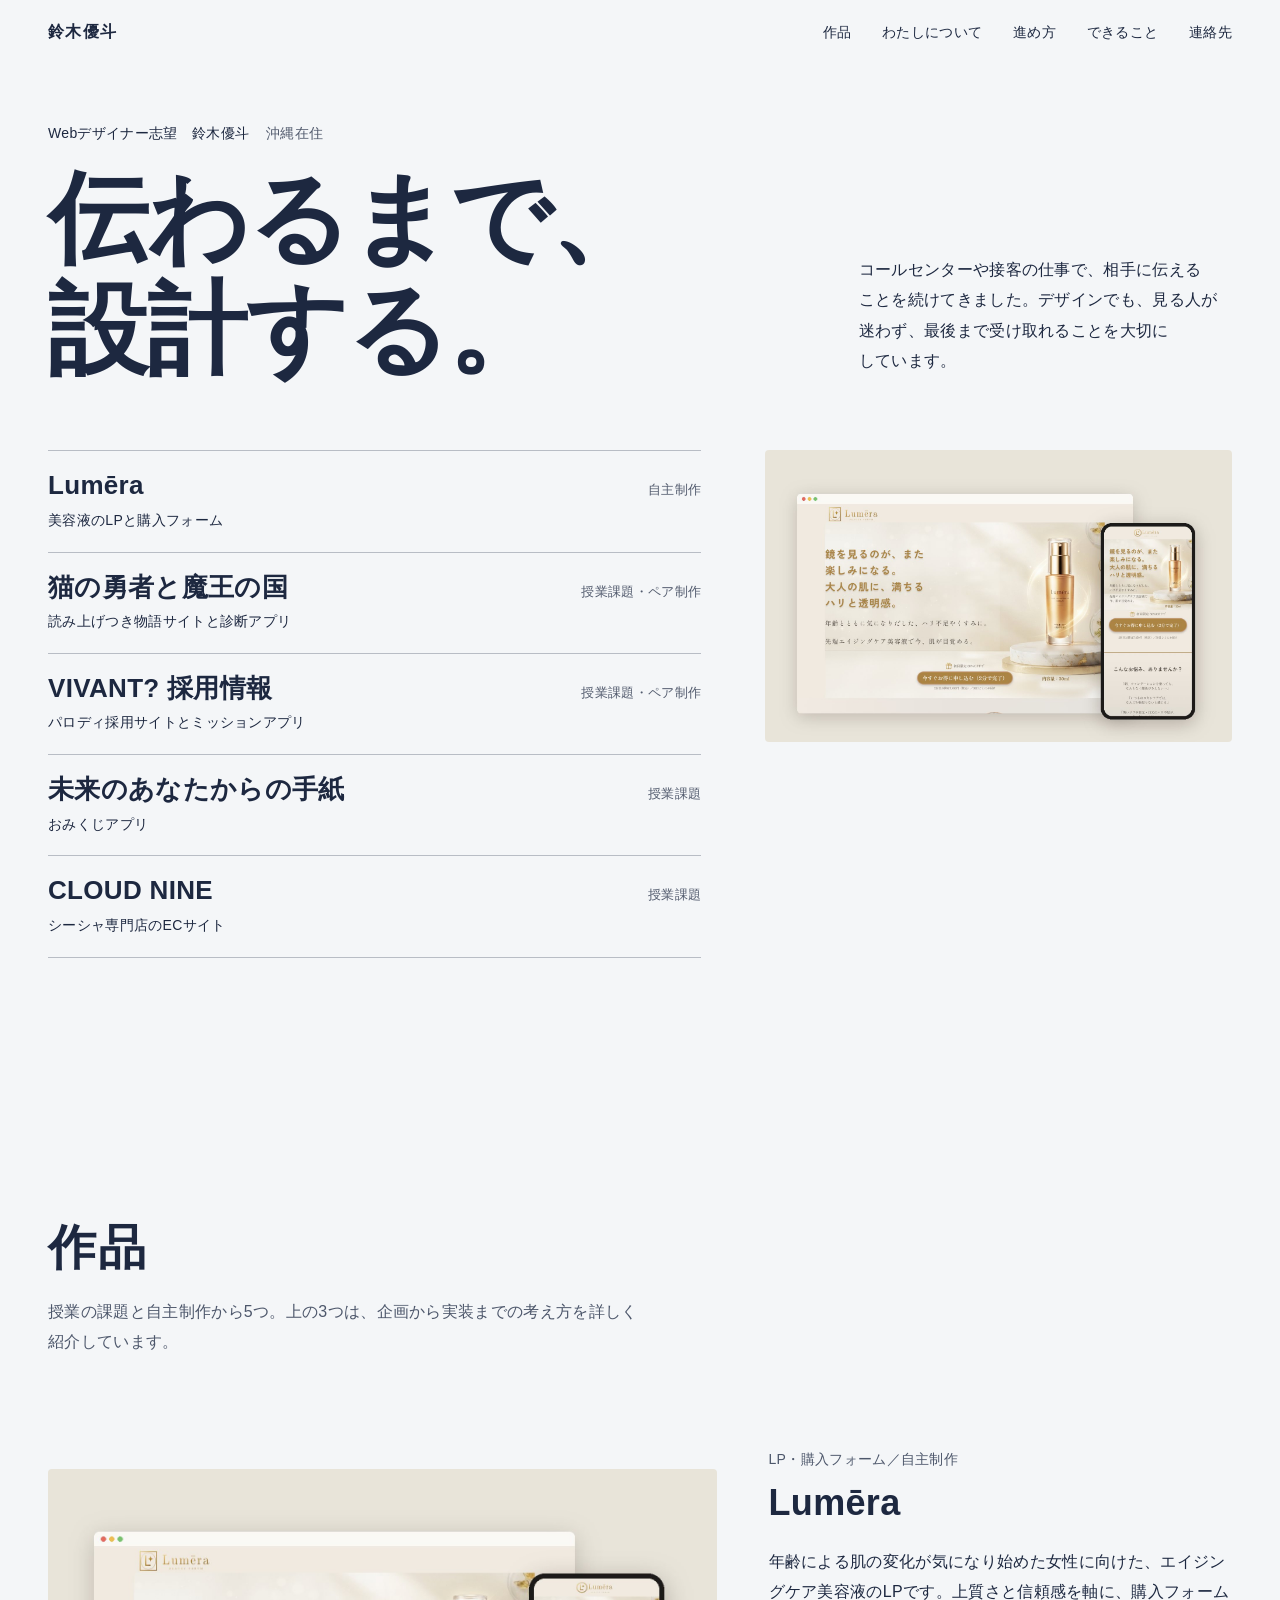
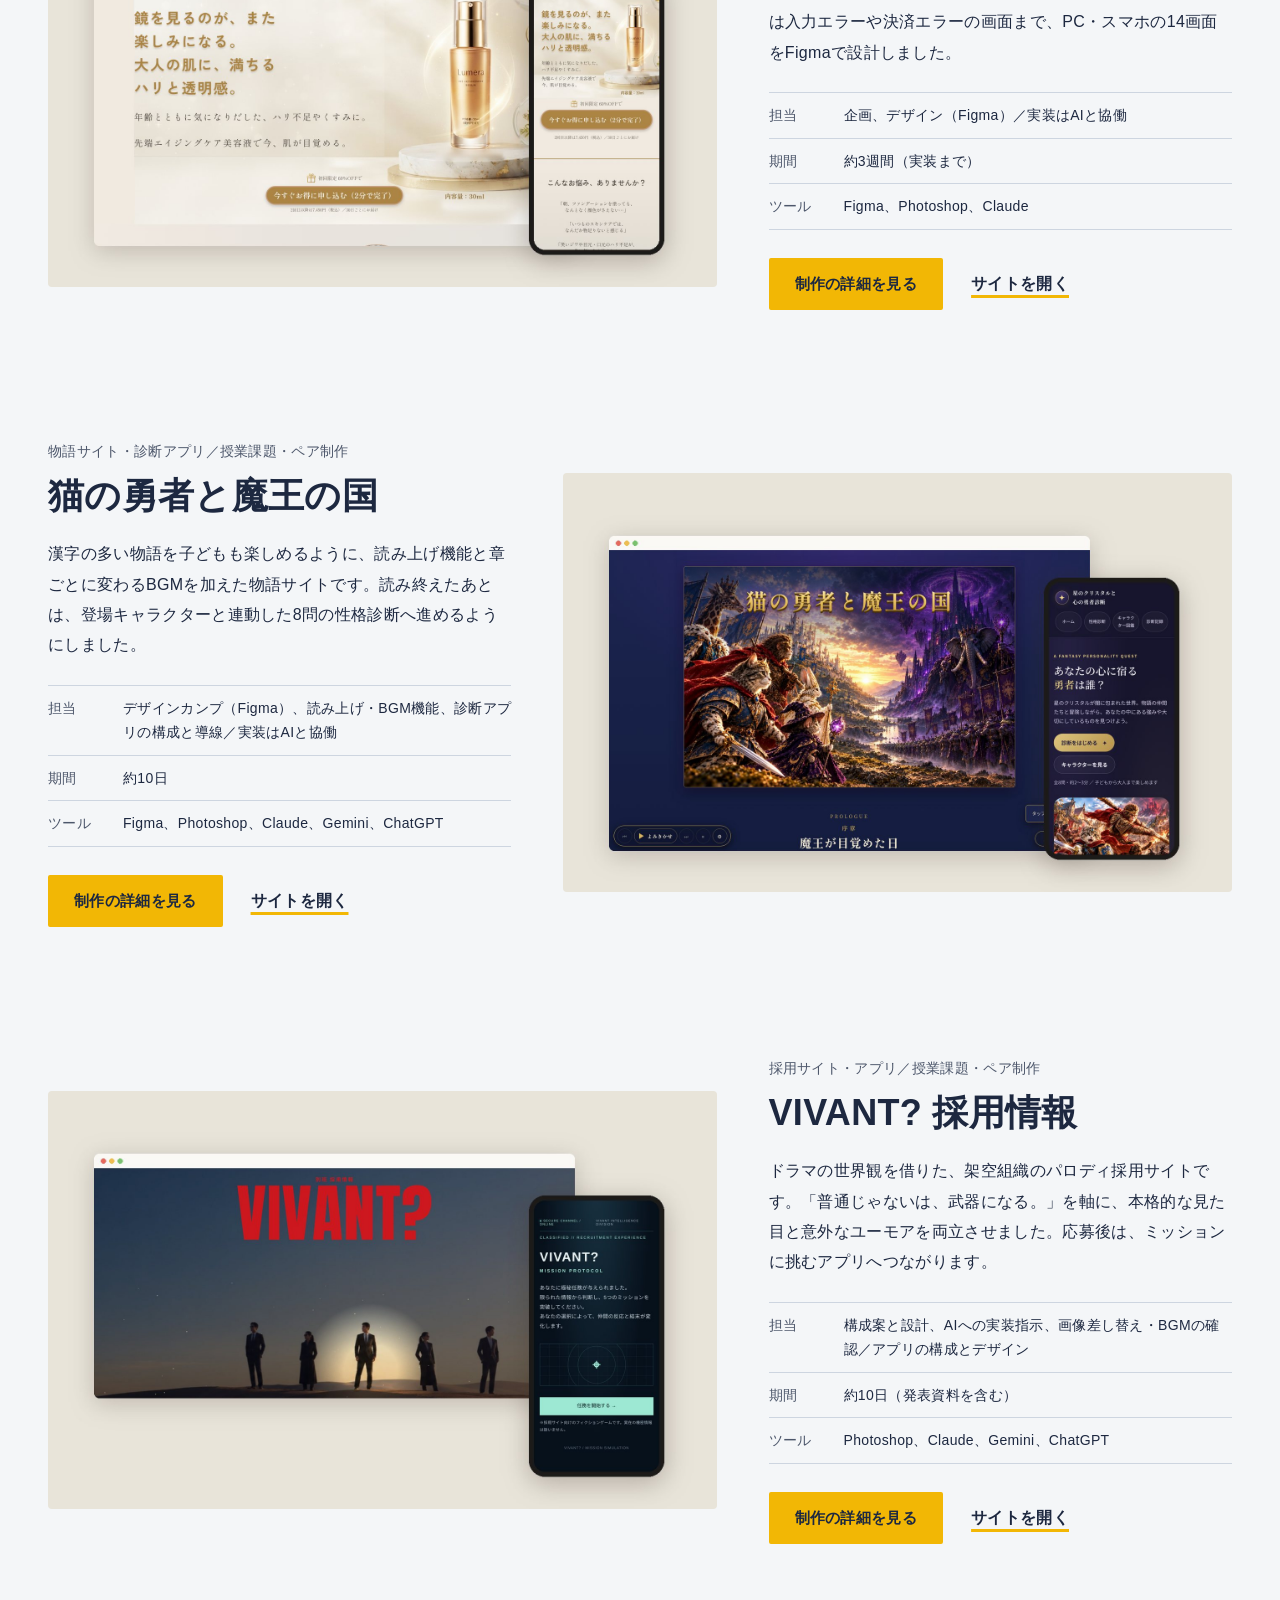
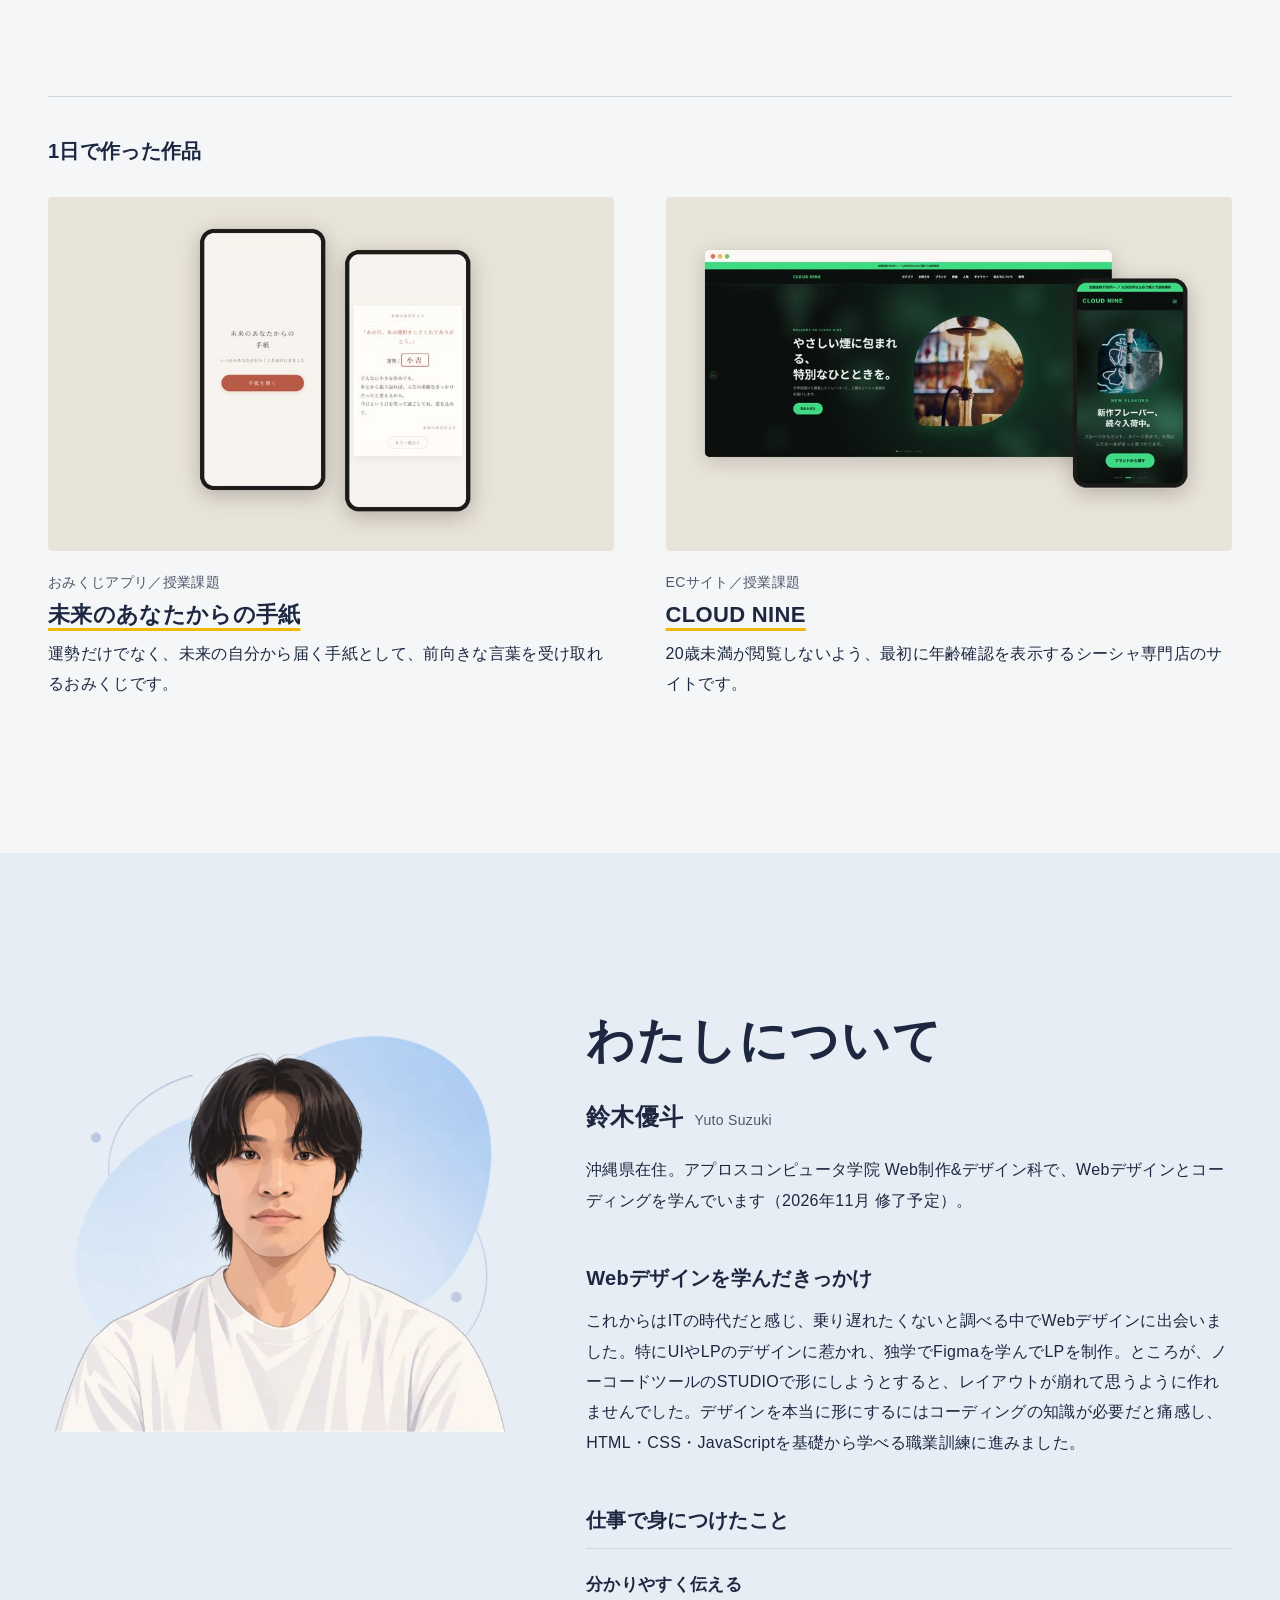
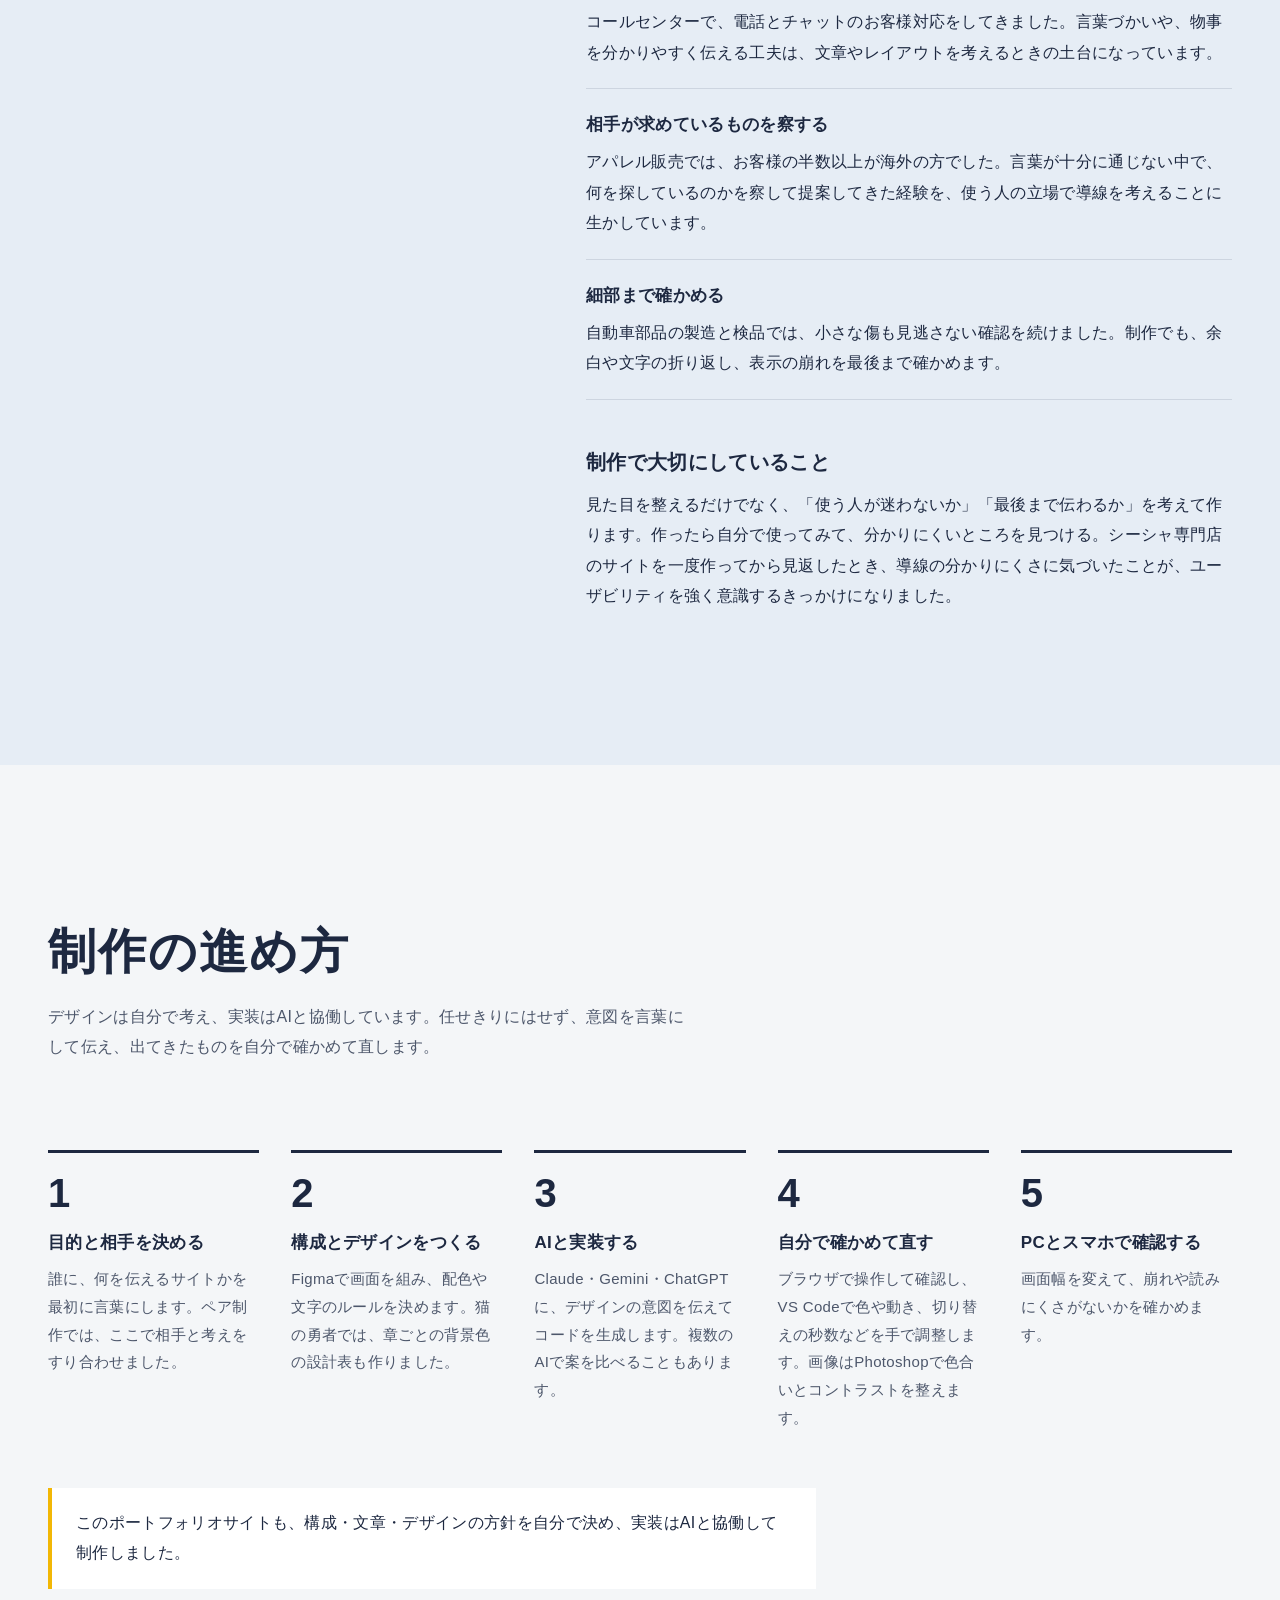
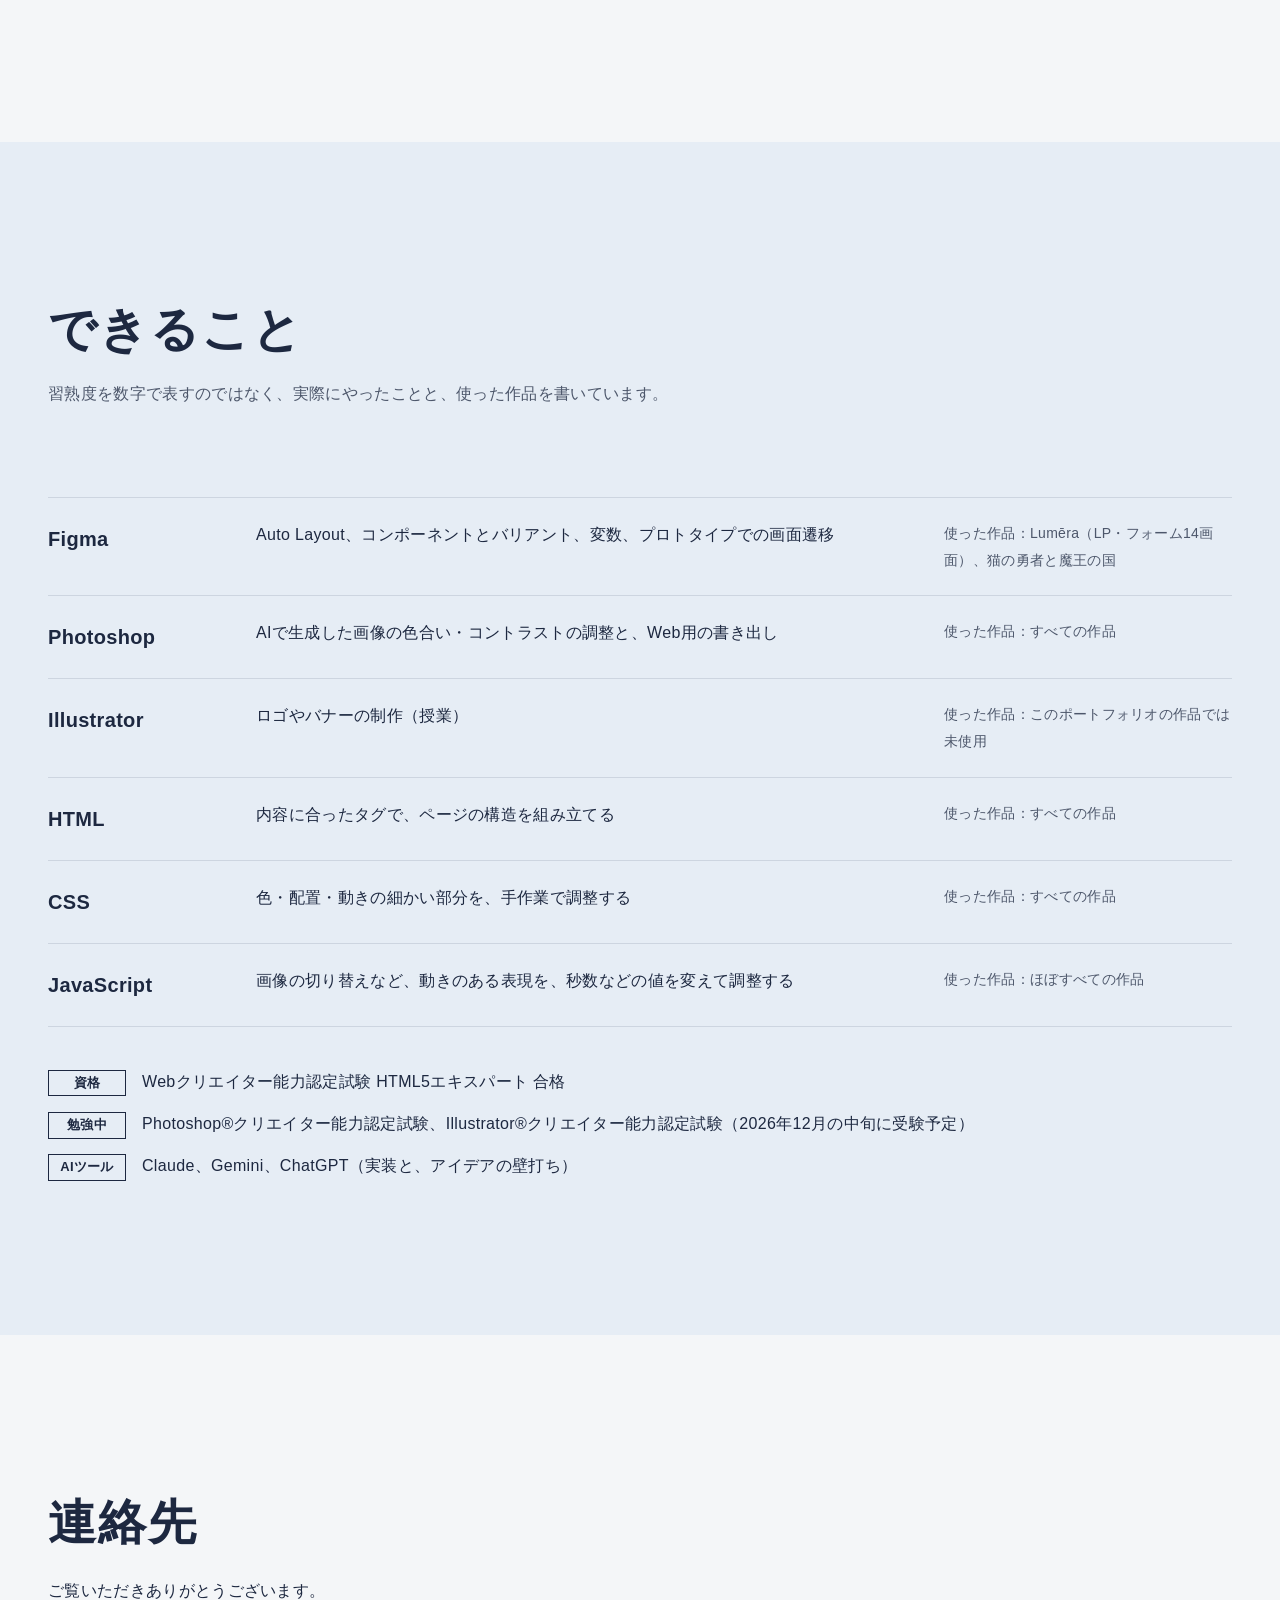
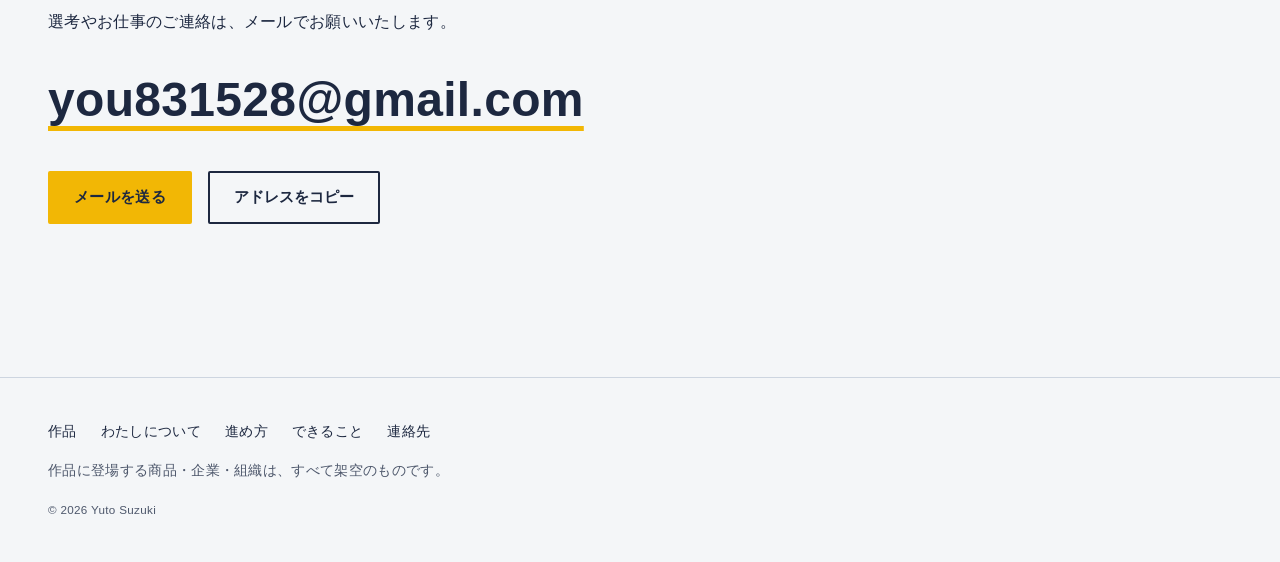
<file: index.html>
<!DOCTYPE html>
<html lang="ja">
<head>
<meta charset="UTF-8">
<meta name="viewport" content="width=device-width, initial-scale=1">
<title>鈴木優斗｜Webデザイナー ポートフォリオ</title>
<meta name="description" content="沖縄在住のWebデザイナー志望、鈴木優斗のポートフォリオです。LP、物語サイト、採用サイト、アプリなど5つの作品と、制作の考え方を紹介しています。">
<link rel="canonical" href="https://yutosuzuki-design.github.io/">
<meta property="og:type" content="website">
<meta property="og:title" content="鈴木優斗｜Webデザイナー ポートフォリオ">
<meta property="og:description" content="伝わるまで、設計する。LP、物語サイト、採用サイト、アプリなど5つの作品を紹介しています。">
<meta property="og:url" content="https://yutosuzuki-design.github.io/">
<meta property="og:image" content="https://yutosuzuki-design.github.io/assets/img/ogp.jpg">
<meta name="twitter:card" content="summary_large_image">
<link rel="icon" href="assets/img/favicon.svg" type="image/svg+xml">
<link rel="preconnect" href="https://fonts.googleapis.com">
<link rel="preconnect" href="https://fonts.gstatic.com" crossorigin>
<link href="https://fonts.googleapis.com/css2?family=Zen+Kaku+Gothic+New:wght@400;500;700&display=swap" rel="stylesheet">
<link rel="stylesheet" href="assets/css/style.css">
</head>
<body>

<a class="skip" href="#works">本文へ移動</a>

<!-- ===== ヘッダー ===== -->
<header class="site-header">
  <div class="container site-header__inner">
    <a class="site-header__name" href="./">鈴木優斗</a>
    <nav aria-label="ページ内リンク">
      <ul class="site-nav">
        <li><a href="#works">作品</a></li>
        <li><a href="#about">わたしについて</a></li>
        <li><a href="#process">進め方</a></li>
        <li><a href="#skills">できること</a></li>
        <li><a class="site-nav__contact" href="#contact">連絡先</a></li>
      </ul>
    </nav>
  </div>
</header>

<main>

  <!-- ===== ファーストビュー =====
       作品名にマウスを乗せると、その作品の色にページの背景が切り替わる（main.js）。
       「目的に合わせて世界観を切り替えられる」ことを、操作で見せるための仕掛け。 -->
  <section class="hero" id="top" aria-labelledby="hero-title">
    <div class="container hero__head">
      <p class="hero__who">Webデザイナー志望　鈴木優斗<span>沖縄在住</span></p>
      <h1 class="hero__title" id="hero-title">伝わるまで、<br>設計する。</h1>
      <p class="hero__lead">コールセンターや接客の仕事で、相手に伝えることを続けてきました。デザインでも、見る人が迷わず、最後まで受け取れることを大切にしています。</p>
    </div>

    <div class="container hero__index">
      <ul class="index" aria-label="作品一覧">
        <li><a class="index__item" href="works/lumera.html" data-bg="#EFE6D8" data-fg="#2B2620" data-img="assets/img/works/lumera.jpg">
          <span class="index__title">Lumēra</span>
          <span class="index__type">美容液のLPと購入フォーム</span>
          <span class="index__meta">自主制作</span>
          <img class="index__thumb" src="assets/img/works/lumera-sm.jpg" alt="" width="800" height="500" loading="lazy">
        </a></li>
        <li><a class="index__item" href="works/neko.html" data-bg="#211D4A" data-fg="#F3EEDD" data-img="assets/img/works/neko.jpg">
          <span class="index__title">猫の勇者と魔王の国</span>
          <span class="index__type">読み上げつき物語サイトと診断アプリ</span>
          <span class="index__meta">授業課題・ペア制作</span>
          <img class="index__thumb" src="assets/img/works/neko-sm.jpg" alt="" width="800" height="500" loading="lazy">
        </a></li>
        <li><a class="index__item" href="works/vivant.html" data-bg="#1A1C23" data-fg="#F2F2F2" data-img="assets/img/works/vivant.jpg">
          <span class="index__title">VIVANT? 採用情報</span>
          <span class="index__type">パロディ採用サイトとミッションアプリ</span>
          <span class="index__meta">授業課題・ペア制作</span>
          <img class="index__thumb" src="assets/img/works/vivant-sm.jpg" alt="" width="800" height="500" loading="lazy">
        </a></li>
        <li><a class="index__item" href="works/omikuji.html" data-bg="#F1E8DC" data-fg="#4A4238" data-img="assets/img/works/omikuji.jpg">
          <span class="index__title">未来のあなたからの手紙</span>
          <span class="index__type">おみくじアプリ</span>
          <span class="index__meta">授業課題</span>
          <img class="index__thumb" src="assets/img/works/omikuji-sm.jpg" alt="" width="800" height="500" loading="lazy">
        </a></li>
        <li><a class="index__item" href="works/shisha.html" data-bg="#0E1612" data-fg="#E9F2ED" data-img="assets/img/works/shisha.jpg">
          <span class="index__title">CLOUD NINE</span>
          <span class="index__type">シーシャ専門店のECサイト</span>
          <span class="index__meta">授業課題</span>
          <img class="index__thumb" src="assets/img/works/shisha-sm.jpg" alt="" width="800" height="500" loading="lazy">
        </a></li>
      </ul>
      <figure class="index__preview" aria-hidden="true">
        <img src="assets/img/works/lumera.jpg" alt="" width="1600" height="1000">
      </figure>
    </div>
  </section>

  <!-- ===== 作品 ===== -->
  <section class="section" id="works" aria-labelledby="works-title">
    <div class="container">
      <div class="section__head">
        <h2 class="section__title" id="works-title">作品</h2>
        <p class="section__lead">授業の課題と自主制作から5つ。上の3つは、企画から実装までの考え方を詳しく紹介しています。</p>
      </div>

      <!-- 主な作品（3つ）。画像と文章を左右交互に並べる -->
      <article class="work">
        <a class="work__image" href="works/lumera.html" tabindex="-1" aria-hidden="true">
          <img src="assets/img/works/lumera.jpg" alt="" width="1600" height="1000" loading="lazy">
        </a>
        <div class="work__body">
          <p class="work__type">LP・購入フォーム／自主制作</p>
          <h3 class="work__title"><a href="works/lumera.html">Lumēra</a></h3>
          <p class="work__summary">年齢による肌の変化が気になり始めた女性に向けた、エイジングケア美容液のLPです。上質さと信頼感を軸に、購入フォームは入力エラーや決済エラーの画面まで、PC・スマホの14画面をFigmaで設計しました。</p>
          <dl class="work__facts">
            <div><dt>担当</dt><dd>企画、デザイン（Figma）／実装はAIと協働</dd></div>
            <div><dt>期間</dt><dd>約3週間（実装まで）</dd></div>
            <div><dt>ツール</dt><dd>Figma、Photoshop、Claude</dd></div>
          </dl>
          <p class="work__links">
            <a class="button" href="works/lumera.html">制作の詳細を見る</a>
            <a class="text-link" href="demo/lumera/index.html" target="_blank" rel="noopener">サイトを開く<span class="visually-hidden">（新しいタブで開きます）</span></a>
          </p>
        </div>
      </article>

      <article class="work work--reverse">
        <a class="work__image" href="works/neko.html" tabindex="-1" aria-hidden="true">
          <img src="assets/img/works/neko.jpg" alt="" width="1600" height="1000" loading="lazy">
        </a>
        <div class="work__body">
          <p class="work__type">物語サイト・診断アプリ／授業課題・ペア制作</p>
          <h3 class="work__title"><a href="works/neko.html">猫の勇者と魔王の国</a></h3>
          <p class="work__summary">漢字の多い物語を子どもも楽しめるように、読み上げ機能と章ごとに変わるBGMを加えた物語サイトです。読み終えたあとは、登場キャラクターと連動した8問の性格診断へ進めるようにしました。</p>
          <dl class="work__facts">
            <div><dt>担当</dt><dd>デザインカンプ（Figma）、読み上げ・BGM機能、診断アプリの構成と導線／実装はAIと協働</dd></div>
            <div><dt>期間</dt><dd>約10日</dd></div>
            <div><dt>ツール</dt><dd>Figma、Photoshop、Claude、Gemini、ChatGPT</dd></div>
          </dl>
          <p class="work__links">
            <a class="button" href="works/neko.html">制作の詳細を見る</a>
            <a class="text-link" href="demo/neko/nekotomaounokuni.html" target="_blank" rel="noopener">サイトを開く<span class="visually-hidden">（新しいタブで開きます）</span></a>
          </p>
        </div>
      </article>

      <article class="work">
        <a class="work__image" href="works/vivant.html" tabindex="-1" aria-hidden="true">
          <img src="assets/img/works/vivant.jpg" alt="" width="1600" height="1000" loading="lazy">
        </a>
        <div class="work__body">
          <p class="work__type">採用サイト・アプリ／授業課題・ペア制作</p>
          <h3 class="work__title"><a href="works/vivant.html">VIVANT? 採用情報</a></h3>
          <p class="work__summary">ドラマの世界観を借りた、架空組織のパロディ採用サイトです。「普通じゃないは、武器になる。」を軸に、本格的な見た目と意外なユーモアを両立させました。応募後は、ミッションに挑むアプリへつながります。</p>
          <dl class="work__facts">
            <div><dt>担当</dt><dd>構成案と設計、AIへの実装指示、画像差し替え・BGMの確認／アプリの構成とデザイン</dd></div>
            <div><dt>期間</dt><dd>約10日（発表資料を含む）</dd></div>
            <div><dt>ツール</dt><dd>Photoshop、Claude、Gemini、ChatGPT</dd></div>
          </dl>
          <p class="work__links">
            <a class="button" href="works/vivant.html">制作の詳細を見る</a>
            <a class="text-link" href="demo/vivant/recruit.html" target="_blank" rel="noopener">サイトを開く<span class="visually-hidden">（新しいタブで開きます）</span></a>
          </p>
        </div>
      </article>

      <!-- 小さな作品（2つ） -->
      <div class="mini">
        <h3 class="mini__title">1日で作った作品</h3>
        <div class="mini__list">
          <article class="mini-work">
            <img src="assets/img/works/omikuji-sm.jpg" alt="" width="800" height="500" loading="lazy">
            <p class="work__type">おみくじアプリ／授業課題</p>
            <h4 class="mini-work__title"><a href="works/omikuji.html">未来のあなたからの手紙</a></h4>
            <p>運勢だけでなく、未来の自分から届く手紙として、前向きな言葉を受け取れるおみくじです。</p>
          </article>
          <article class="mini-work">
            <img src="assets/img/works/shisha-sm.jpg" alt="" width="800" height="500" loading="lazy">
            <p class="work__type">ECサイト／授業課題</p>
            <h4 class="mini-work__title"><a href="works/shisha.html">CLOUD NINE</a></h4>
            <p>20歳未満が閲覧しないよう、最初に年齢確認を表示するシーシャ専門店のサイトです。</p>
          </article>
        </div>
      </div>
    </div>
  </section>

  <!-- ===== わたしについて ===== -->
  <section class="section section--tint" id="about" aria-labelledby="about-title">
    <div class="container about">
      <div class="about__visual">
        <picture>
          <source srcset="assets/img/about/yuto.webp" type="image/webp">
          <img src="assets/img/about/yuto.png" alt="鈴木優斗のイラスト" width="720" height="692" loading="lazy">
        </picture>
      </div>
      <div class="about__body">
        <h2 class="section__title" id="about-title">わたしについて</h2>
        <p class="about__name">鈴木優斗<span>Yuto Suzuki</span></p>
        <p>沖縄県在住。アプロスコンピュータ学院 Web制作&amp;デザイン科で、Webデザインとコーディングを学んでいます（2026年11月 修了予定）。</p>

        <h3 class="about__h">Webデザインを学んだきっかけ</h3>
        <p>これからはITの時代だと感じ、乗り遅れたくないと調べる中でWebデザインに出会いました。特にUIやLPのデザインに惹かれ、独学でFigmaを学んでLPを制作。ところが、ノーコードツールのSTUDIOで形にしようとすると、レイアウトが崩れて思うように作れませんでした。デザインを本当に形にするにはコーディングの知識が必要だと痛感し、HTML・CSS・JavaScriptを基礎から学べる職業訓練に進みました。</p>

        <h3 class="about__h">仕事で身につけたこと</h3>
        <ul class="strengths">
          <li>
            <p class="strengths__title">分かりやすく伝える</p>
            <p>コールセンターで、電話とチャットのお客様対応をしてきました。言葉づかいや、物事を分かりやすく伝える工夫は、文章やレイアウトを考えるときの土台になっています。</p>
          </li>
          <li>
            <p class="strengths__title">相手が求めているものを察する</p>
            <p>アパレル販売では、お客様の半数以上が海外の方でした。言葉が十分に通じない中で、何を探しているのかを察して提案してきた経験を、使う人の立場で導線を考えることに生かしています。</p>
          </li>
          <li>
            <p class="strengths__title">細部まで確かめる</p>
            <p>自動車部品の製造と検品では、小さな傷も見逃さない確認を続けました。制作でも、余白や文字の折り返し、表示の崩れを最後まで確かめます。</p>
          </li>
        </ul>

        <h3 class="about__h">制作で大切にしていること</h3>
        <p>見た目を整えるだけでなく、「使う人が迷わないか」「最後まで伝わるか」を考えて作ります。作ったら自分で使ってみて、分かりにくいところを見つける。シーシャ専門店のサイトを一度作ってから見返したとき、導線の分かりにくさに気づいたことが、ユーザビリティを強く意識するきっかけになりました。</p>
      </div>
    </div>
  </section>

  <!-- ===== 制作の進め方 ===== -->
  <section class="section" id="process" aria-labelledby="process-title">
    <div class="container">
      <div class="section__head">
        <h2 class="section__title" id="process-title">制作の進め方</h2>
        <p class="section__lead">デザインは自分で考え、実装はAIと協働しています。任せきりにはせず、意図を言葉にして伝え、出てきたものを自分で確かめて直します。</p>
      </div>
      <ol class="steps">
        <li class="step">
          <h3 class="step__title">目的と相手を決める</h3>
          <p>誰に、何を伝えるサイトかを最初に言葉にします。ペア制作では、ここで相手と考えをすり合わせました。</p>
        </li>
        <li class="step">
          <h3 class="step__title">構成とデザインをつくる</h3>
          <p>Figmaで画面を組み、配色や文字のルールを決めます。猫の勇者では、章ごとの背景色の設計表も作りました。</p>
        </li>
        <li class="step">
          <h3 class="step__title">AIと実装する</h3>
          <p>Claude・Gemini・ChatGPTに、デザインの意図を伝えてコードを生成します。複数のAIで案を比べることもあります。</p>
        </li>
        <li class="step">
          <h3 class="step__title">自分で確かめて直す</h3>
          <p>ブラウザで操作して確認し、VS Codeで色や動き、切り替えの秒数などを手で調整します。画像はPhotoshopで色合いとコントラストを整えます。</p>
        </li>
        <li class="step">
          <h3 class="step__title">PCとスマホで確認する</h3>
          <p>画面幅を変えて、崩れや読みにくさがないかを確かめます。</p>
        </li>
      </ol>
      <p class="process__note">このポートフォリオサイトも、構成・文章・デザインの方針を自分で決め、実装はAIと協働して制作しました。</p>
    </div>
  </section>

  <!-- ===== できること ===== -->
  <section class="section section--tint" id="skills" aria-labelledby="skills-title">
    <div class="container">
      <div class="section__head">
        <h2 class="section__title" id="skills-title">できること</h2>
        <p class="section__lead">習熟度を数字で表すのではなく、実際にやったことと、使った作品を書いています。</p>
      </div>
      <dl class="skills">
        <div class="skill">
          <dt class="skill__name">Figma</dt>
          <dd class="skill__can">Auto Layout、コンポーネントとバリアント、変数、プロトタイプでの画面遷移</dd>
          <dd class="skill__used">Lumēra（LP・フォーム14画面）、猫の勇者と魔王の国</dd>
        </div>
        <div class="skill">
          <dt class="skill__name">Photoshop</dt>
          <dd class="skill__can">AIで生成した画像の色合い・コントラストの調整と、Web用の書き出し</dd>
          <dd class="skill__used">すべての作品</dd>
        </div>
        <div class="skill">
          <dt class="skill__name">Illustrator</dt>
          <dd class="skill__can">ロゴやバナーの制作（授業）</dd>
          <dd class="skill__used">このポートフォリオの作品では未使用</dd>
        </div>
        <div class="skill">
          <dt class="skill__name">HTML</dt>
          <dd class="skill__can">内容に合ったタグで、ページの構造を組み立てる</dd>
          <dd class="skill__used">すべての作品</dd>
        </div>
        <div class="skill">
          <dt class="skill__name">CSS</dt>
          <dd class="skill__can">色・配置・動きの細かい部分を、手作業で調整する</dd>
          <dd class="skill__used">すべての作品</dd>
        </div>
        <div class="skill">
          <dt class="skill__name">JavaScript</dt>
          <dd class="skill__can">画像の切り替えなど、動きのある表現を、秒数などの値を変えて調整する</dd>
          <dd class="skill__used">ほぼすべての作品</dd>
        </div>
      </dl>
      <div class="skills__extra">
        <p><span class="skills__label">資格</span>Webクリエイター能力認定試験 HTML5エキスパート 合格</p>
        <p><span class="skills__label">勉強中</span>Photoshop®クリエイター能力認定試験、Illustrator®クリエイター能力認定試験（2026年12月の中旬に受験予定）</p>
        <p><span class="skills__label">AIツール</span>Claude、Gemini、ChatGPT（実装と、アイデアの壁打ち）</p>
      </div>
    </div>
  </section>

  <!-- ===== 連絡先 ===== -->
  <section class="section contact" id="contact" aria-labelledby="contact-title">
    <div class="container">
      <h2 class="section__title" id="contact-title">連絡先</h2>
      <p class="contact__lead">ご覧いただきありがとうございます。<br>選考やお仕事のご連絡は、メールでお願いいたします。</p>
      <p class="contact__mail"><a href="mailto:you831528@gmail.com">you831528@gmail.com</a></p>
      <p class="contact__actions">
        <a class="button" href="mailto:you831528@gmail.com">メールを送る</a>
        <button class="button button--ghost" type="button" data-copy="you831528@gmail.com">アドレスをコピー</button>
        <span class="contact__status" role="status" aria-live="polite"></span>
      </p>
    </div>
  </section>

</main>

<footer class="site-footer">
  <div class="container site-footer__inner">
    <ul class="site-footer__nav">
      <li><a href="#works">作品</a></li>
      <li><a href="#about">わたしについて</a></li>
      <li><a href="#process">進め方</a></li>
      <li><a href="#skills">できること</a></li>
      <li><a href="#contact">連絡先</a></li>
    </ul>
    <p class="site-footer__note">作品に登場する商品・企業・組織は、すべて架空のものです。</p>
    <p class="site-footer__copy"><small>&copy; 2026 Yuto Suzuki</small></p>
  </div>
</footer>

<script src="assets/js/main.js"></script>
</body>
</html>
</file>
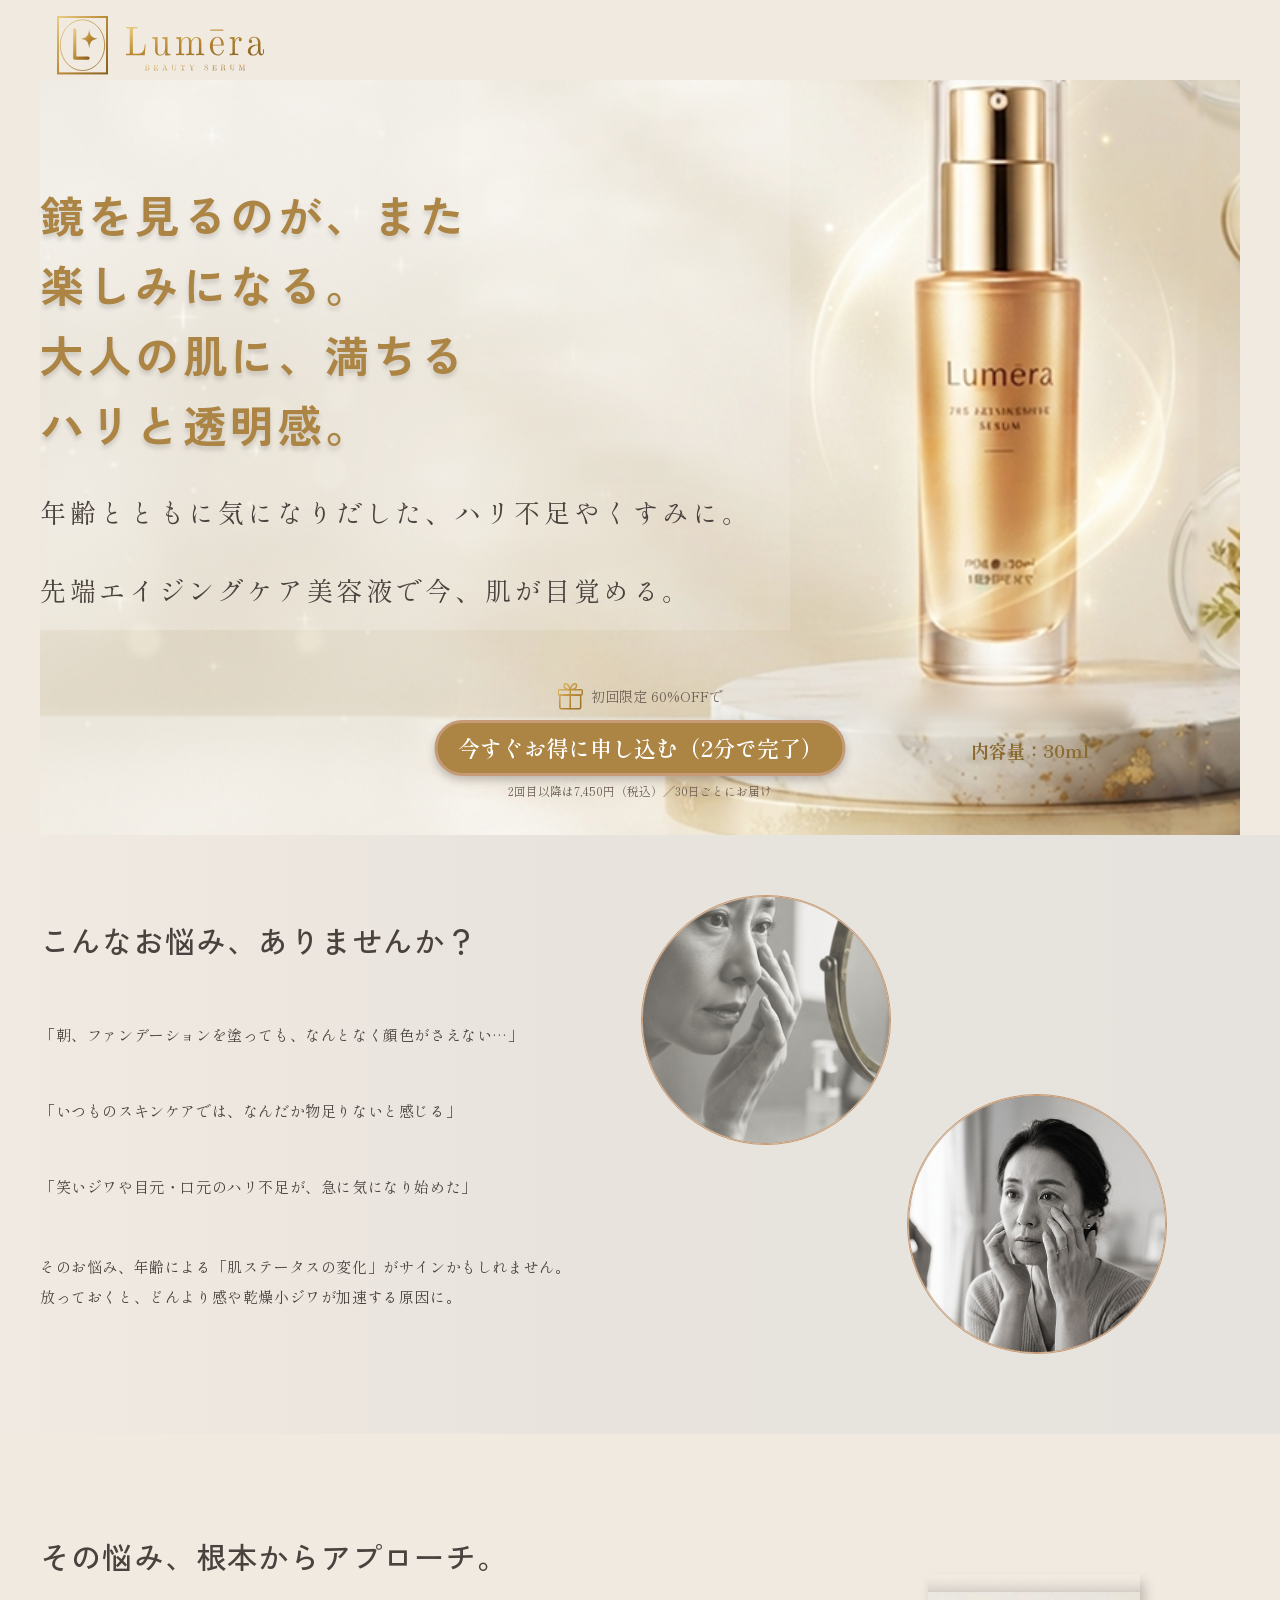
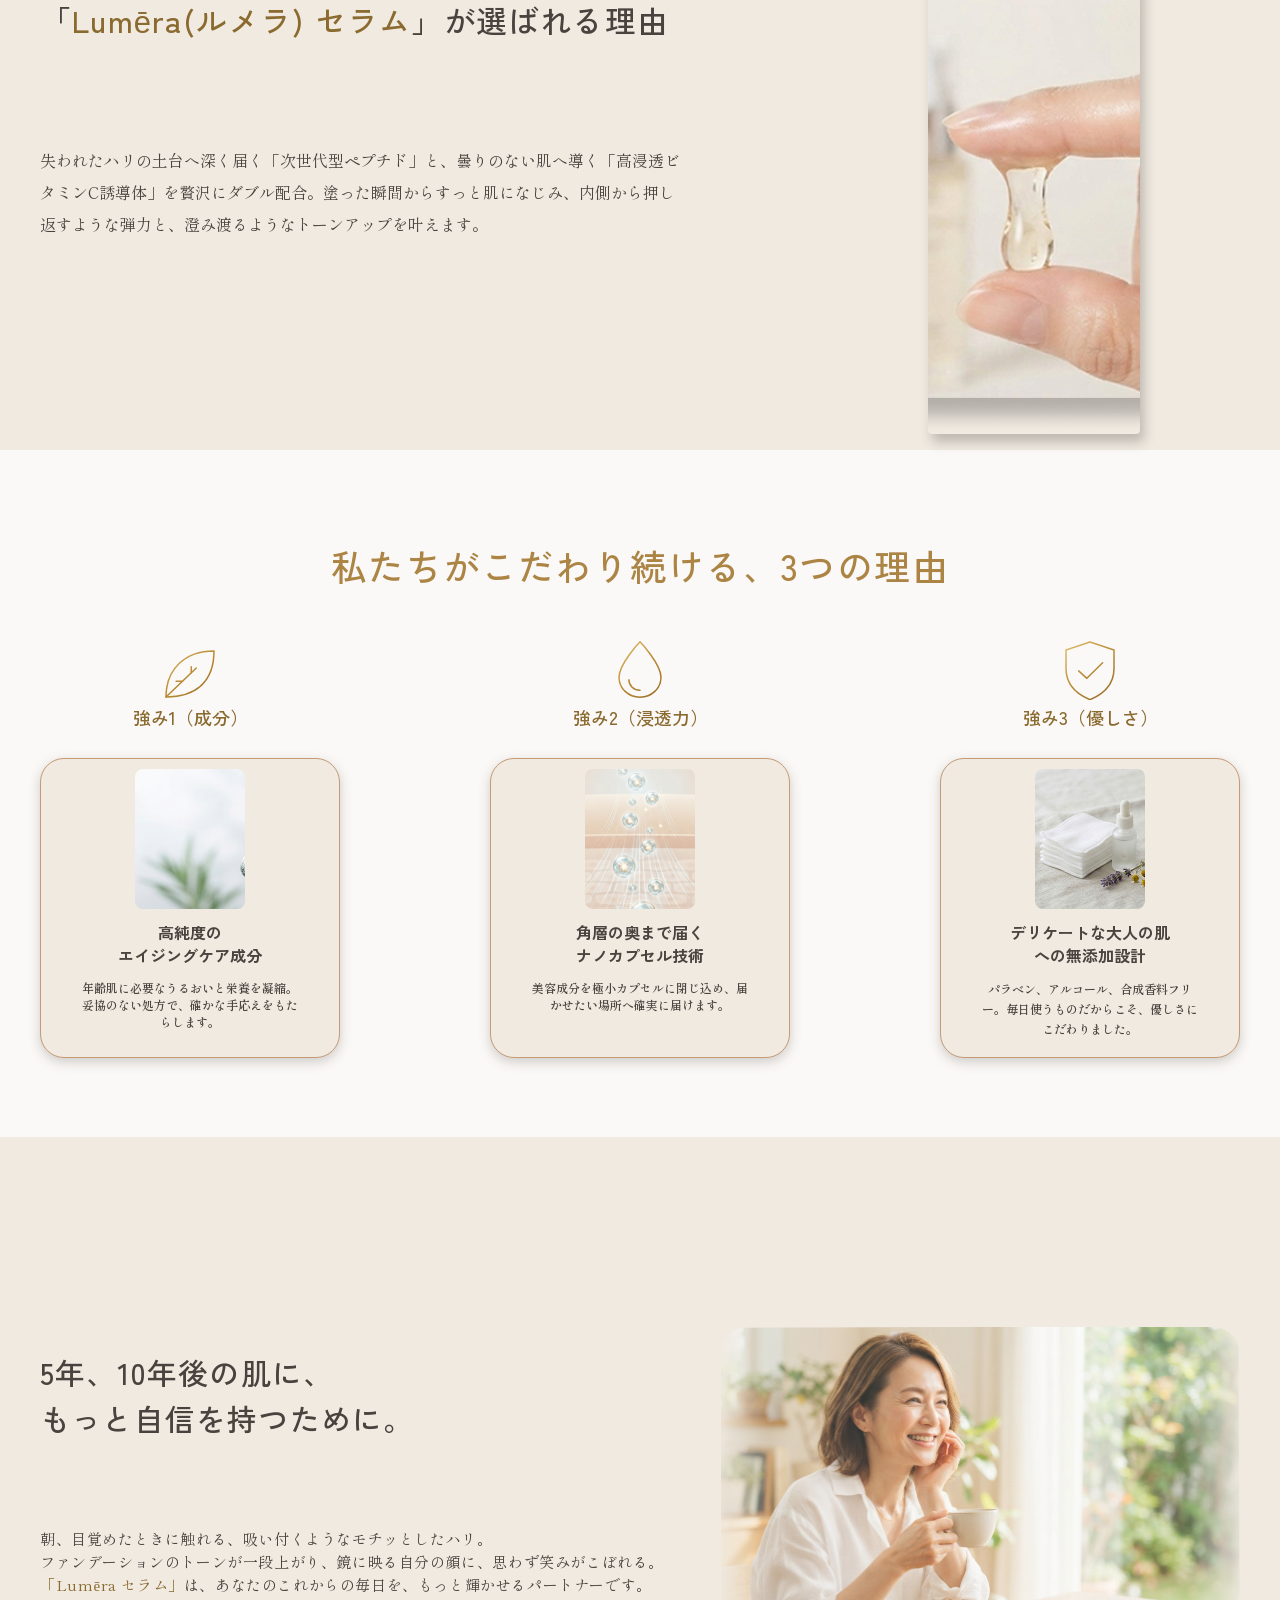
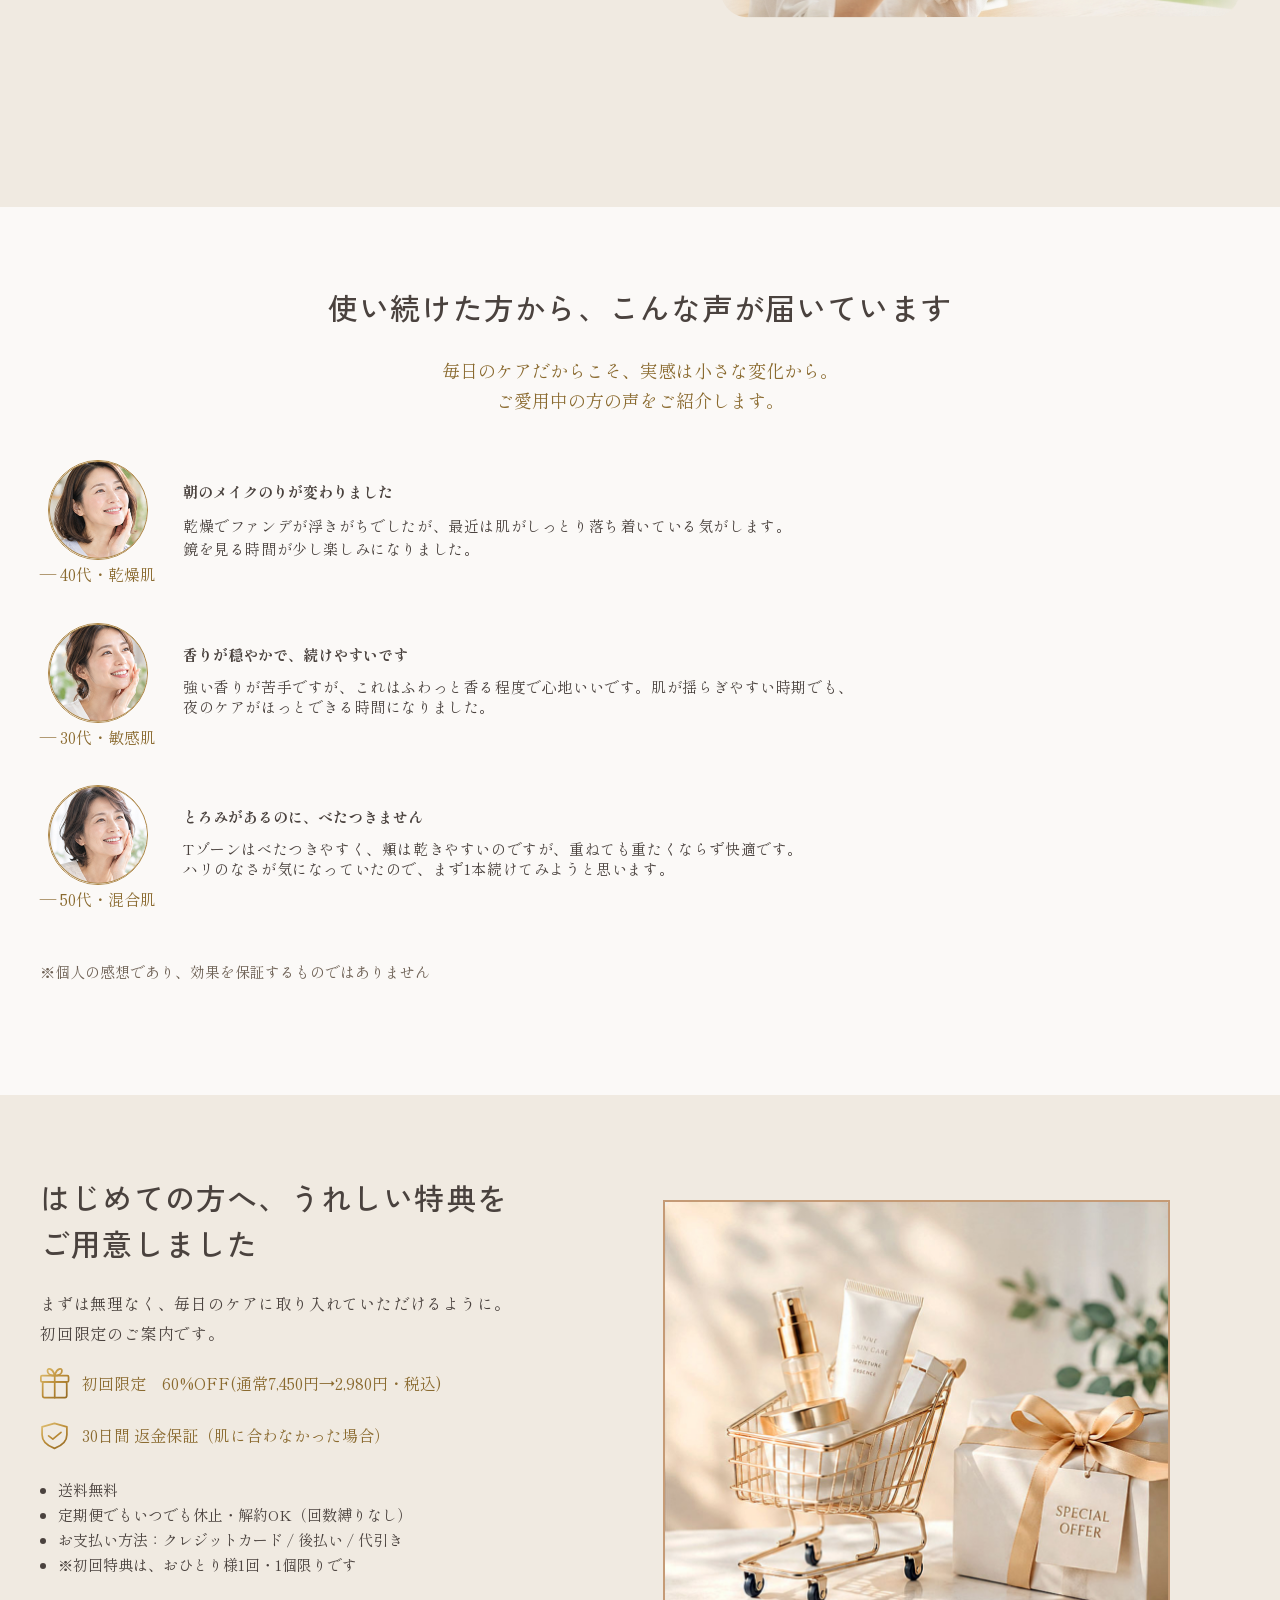
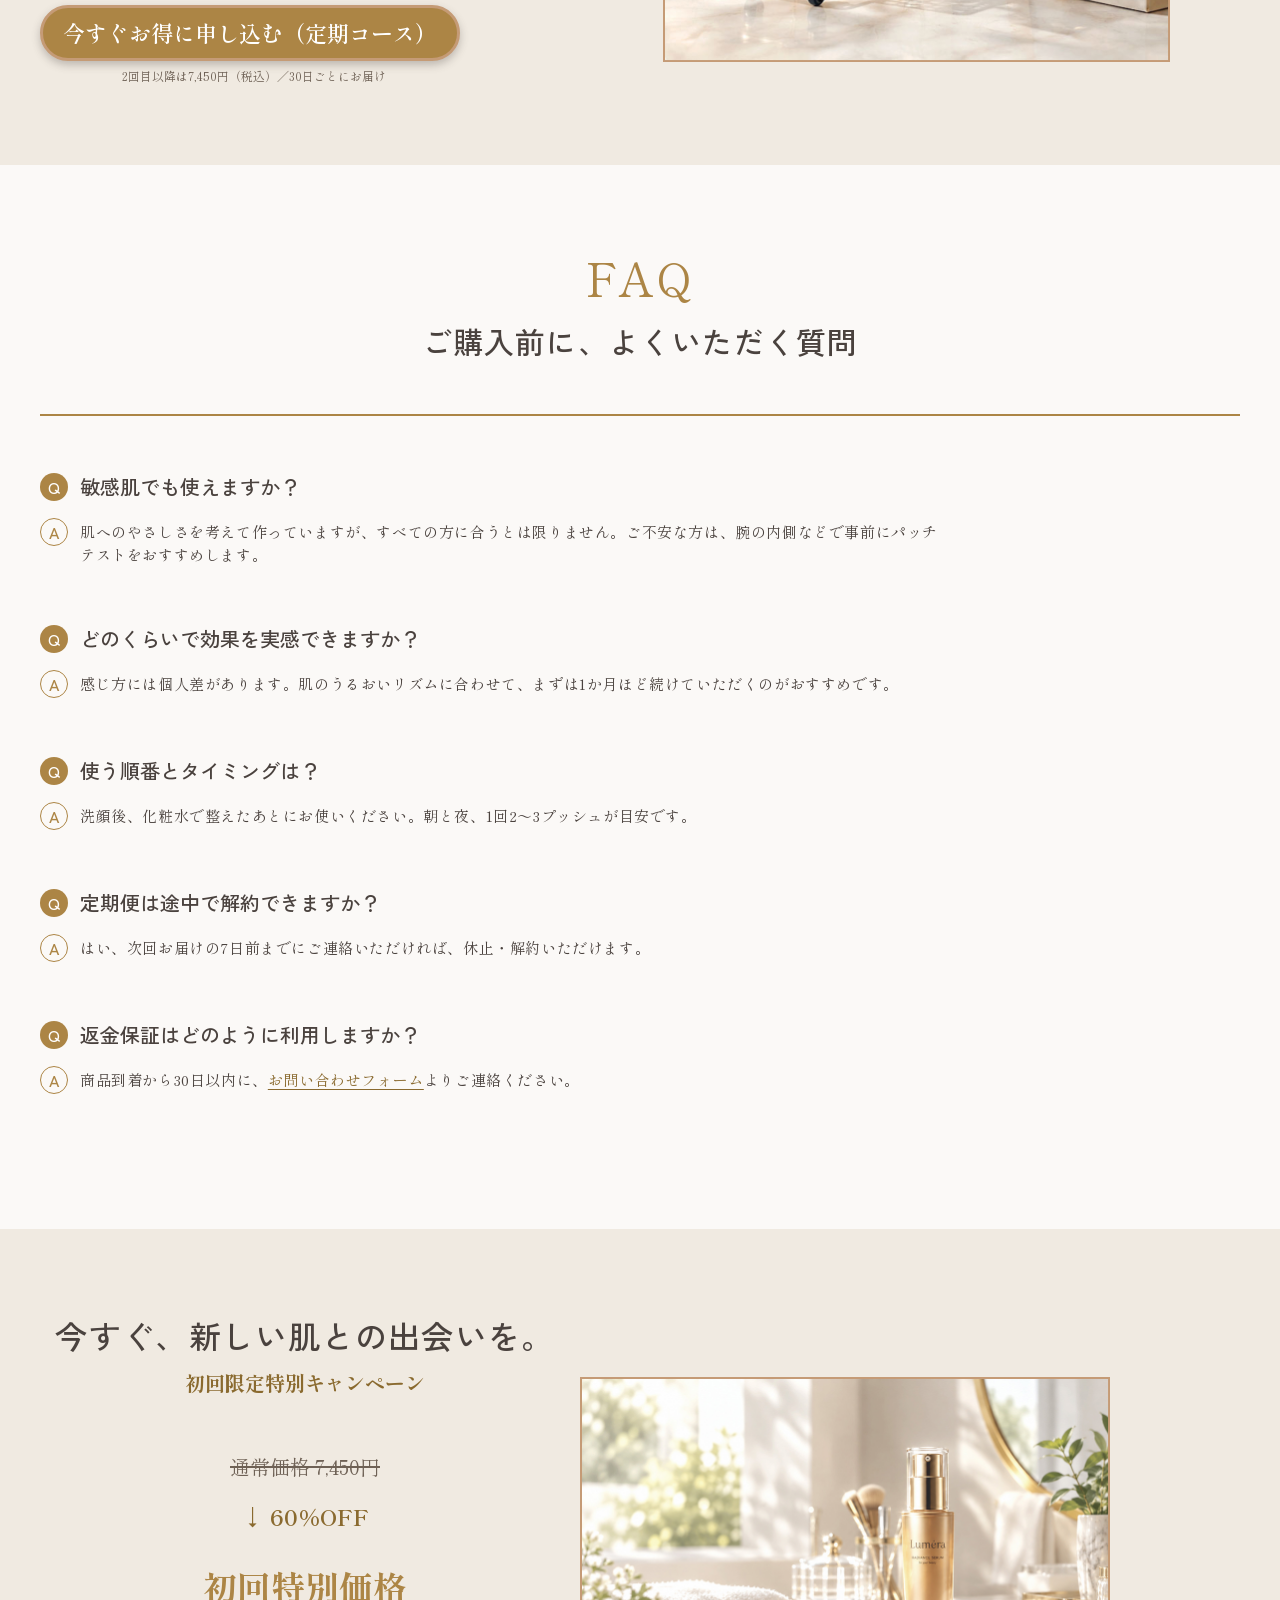
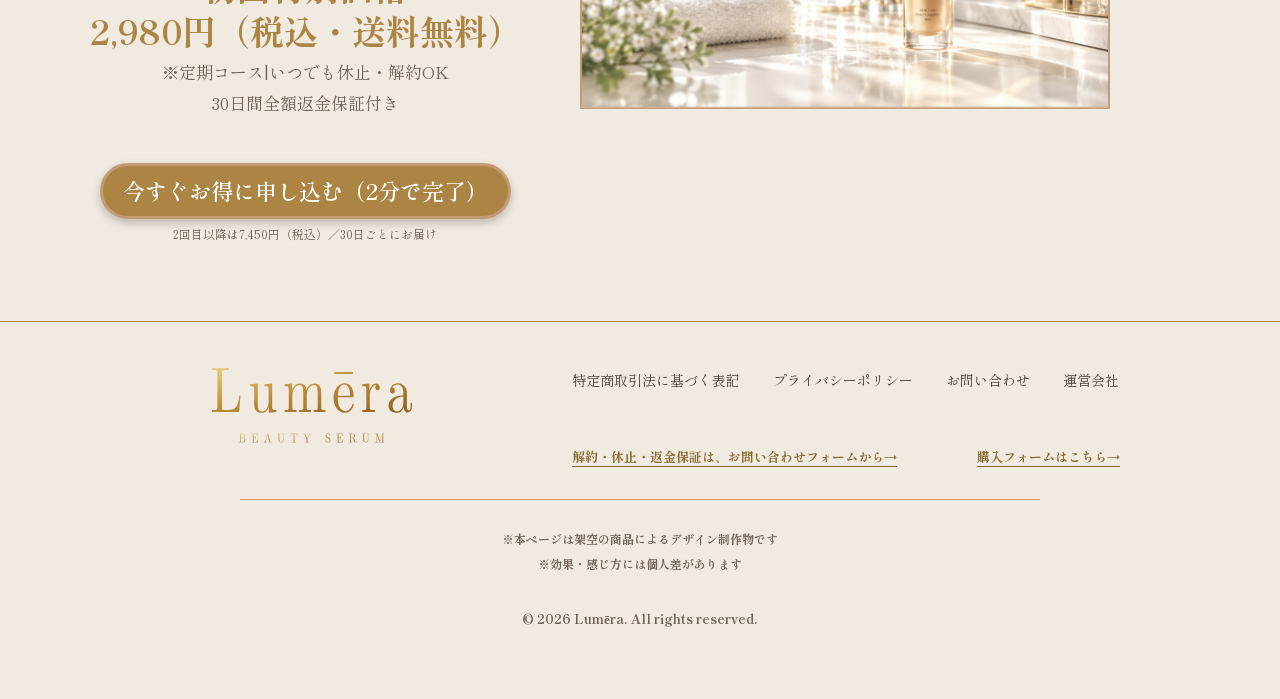
<file: demo/lumera/index.html>
<!DOCTYPE html>
<html lang="ja">
<head>
<meta charset="utf-8">
<meta name="viewport" content="width=device-width,initial-scale=1">
<meta name="robots" content="noindex,nofollow">
<title>Lumēra（ルメラ）セラム</title>
<link rel="icon" href="assets/img/favicon.svg" type="image/svg+xml">
<link rel="stylesheet" href="assets/css/base.css">
<link rel="stylesheet" href="assets/css/components.css">
<link rel="stylesheet" href="assets/css/lp.css">
</head>
<body>
<div class="page">
<header class="site-header">
  <div class="site-header__inner">
    <a class="site-header__logo" href="index.html" aria-label="Lumēra ルメラ トップへ"><img class="site-header__mark sp" src="assets/img/logo-mark-sp.svg" alt="" width="36" height="36"><img class="site-header__mark pc" src="assets/img/logo-mark.svg" alt=""><img class="site-header__name sp" src="assets/img/brandlogo-sp.svg" alt="Lumēra BEAUTY SERUM" width="89" height="34"><img class="site-header__name pc" src="assets/img/brandlogo.svg" alt="Lumēra BEAUTY SERUM" width="138" height="44"></a>
  </div>
</header>
<main id="main" class="lp">

  <!-- 1. First View -->
  <section class="fv" aria-labelledby="fv-title">
    <div class="fv__inner">
      <picture class="fv__bg">
        <source media="(min-width: 768px)" srcset="assets/img/firstview-pc.png">
        <img src="assets/img/firstview-sp.png" alt="" width="402" height="315">
      </picture>
      <div class="fv__body">
        <h1 class="fv__title" id="fv-title">鏡を見るのが、また<br>楽しみになる。<br>大人の肌に、満ちる<br>ハリと透明感。</h1>
        <p class="fv__lead">年齢とともに気になりだした、<br class="sp-only">ハリ不足やくすみに。</p>
        <p class="fv__lead">先端エイジングケア美容液で<br class="sp-only">今、肌が目覚める。</p>
      </div>
      <p class="fv__volume">内容量：30ml</p>
      <div class="fv__cta cta-block">
        <p class="cta-block__badge"><img src="assets/img/icon-gift.svg" alt="" width="26" height="27">初回限定 60%OFFで</p>
        <a class="btn-cta" href="purchase.html">今すぐお得に申し込む（2分で完了）</a>
        <p class="cta-block__note">2回目以降は7,450円（税込）／30日ごとにお届け</p>
      </div>
    </div>
  </section>

  <!-- 2. Worries -->
  <section class="worries" aria-labelledby="worries-title">
    <div class="lp-container worries__inner">
      <div class="worries__body">
        <h2 class="lp-heading" id="worries-title">こんなお悩み、ありませんか？</h2>
        <ul class="worries__list">
          <li>「朝、ファンデーションを塗っても、<br class="sp-only">なんとなく顔色がさえない…」</li>
          <li>「いつものスキンケアでは、<br class="sp-only">なんだか物足りないと感じる」</li>
          <li>「笑いジワや目元・口元のハリ不足が、<br class="sp-only">急に気になり始めた」</li>
        </ul>
        <p class="worries__text">そのお悩み、年齢による「肌ステータスの変化」が<br class="sp-only">サインかもしれません。<br class="pc-only">放っておくと、<br class="sp-only">どんより感や乾燥小ジワが加速する原因に。</p>
      </div>
      <div class="worries__images">
        <img class="worries__img worries__img--1" src="assets/img/worries2.png" alt="鏡の前で頬に手を当てる女性" width="250" height="250" loading="lazy">
        <img class="worries__img worries__img--2" src="assets/img/worries1.png" alt="目元を気にする女性" width="260" height="260" loading="lazy">
      </div>
    </div>
  </section>

  <!-- 3. Approach -->
  <section class="approach" aria-labelledby="approach-title">
    <div class="lp-container approach__inner">
      <div class="approach__body">
        <h2 class="lp-heading approach__title" id="approach-title">その悩み、根本からアプローチ。<br><span class="approach__title-sub">「<span class="text-gold">Lumēra(ルメラ) セラム</span>」が<br class="sp-only">選ばれる理由</span></h2>
        <p class="approach__text">失われたハリの土台へ深く届く「次世代型ペプチド」<br class="sp-only">と、曇りのない肌へ導く「高浸透ビタミンC誘導体」を<br class="sp-only">贅沢にダブル配合。塗った瞬間からすっと肌になじみ、<br class="sp-only">内側から押し返すような弾力と、<br class="sp-only">澄み渡るようなトーンアップを叶えます。</p>
      </div>
      <picture class="approach__img">
        <source media="(min-width: 768px)" srcset="assets/img/approach-pc.jpg">
        <img src="assets/img/approach-sp.png" alt="美容液のしずくを指先に取る様子" width="378" height="204" loading="lazy">
      </picture>
    </div>
  </section>

  <!-- 4. Reasons -->
  <section class="reasons" aria-labelledby="reasons-title">
    <div class="lp-container">
      <h2 class="lp-heading lp-heading--gold lp-heading--center" id="reasons-title">私たちがこだわり続ける、<br class="sp-only">3つの理由</h2>
      <ol class="reasons__list">
        <li class="reason">
          <div class="reason__head"><img src="assets/img/icon-leaf.svg" alt="" width="54" height="59"><p class="reason__label">強み1（成分）</p></div>
          <div class="reason__card">
            <img class="reason__img" src="assets/img/reason1.jpg" alt="葉先からこぼれるしずく" width="540" height="280" loading="lazy">
            <h3 class="reason__title">高純度の<br class="pc-only">エイジングケア成分</h3>
            <p class="reason__text">年齢肌に必要なうるおいと栄養を凝縮。<br class="sp-only">妥協のない処方で、<br class="sp-only">確かな手応えをもたらします。</p>
          </div>
        </li>
        <li class="reason">
          <div class="reason__head"><img src="assets/img/icon-drop.svg" alt="" width="48" height="62"><p class="reason__label">強み2（浸透力）</p></div>
          <div class="reason__card">
            <img class="reason__img" src="assets/img/reason2.jpg" alt="角層へ届くカプセルのイメージ" width="540" height="280" loading="lazy">
            <h3 class="reason__title">角層の奥まで届く<br class="pc-only">ナノカプセル技術</h3>
            <p class="reason__text">美容成分を極小カプセルに閉じ込め、<br class="sp-only">届かせたい場所へ確実に届けます。</p>
          </div>
        </li>
        <li class="reason">
          <div class="reason__head"><img src="assets/img/icon-shield.svg" alt="" width="60" height="63"><p class="reason__label">強み3（優しさ）</p></div>
          <div class="reason__card">
            <img class="reason__img" src="assets/img/reason3.jpg" alt="コットンと美容液ボトル" width="540" height="280" loading="lazy">
            <h3 class="reason__title">デリケートな大人の肌<br class="pc-only">への<br class="sp-only">無添加設計</h3>
            <p class="reason__text">パラベン、アルコール、合成香料フリー。<br class="sp-only">毎日使うものだからこそ、<br class="sp-only">優しさにこだわりました。</p>
          </div>
        </li>
      </ol>
    </div>
  </section>

  <!-- 5. Future -->
  <section class="future" aria-labelledby="future-title">
    <div class="lp-container future__inner">
      <div class="future__body">
        <h2 class="lp-heading future__title" id="future-title">5年、10年後の肌に、<br>もっと自信を持つために。</h2>
        <p class="future__text">朝、目覚めたときに触れる、<br class="sp-only">吸い付くようなモチッとしたハリ。<br>ファンデーションのトーンが一段上がり、<br class="sp-only">鏡に映る自分の顔に、思わず笑みがこぼれる。<br><span class="text-gold">「Lumēra セラム」</span>は、あなたのこれからの毎日を、<br class="sp-only">もっと輝かせるパートナーです。</p>
      </div>
      <img class="future__img" src="assets/img/future.png" alt="コーヒーカップを手に笑顔の女性" width="520" height="292" loading="lazy">
    </div>
  </section>

  <!-- 6. Voices -->
  <section class="voices" aria-labelledby="voices-title">
    <div class="lp-container">
      <h2 class="lp-heading voices__title" id="voices-title">使い続けた方から、<br class="sp-only">こんな声が届いています</h2>
      <p class="voices__lead">毎日のケアだからこそ、実感は小さな変化から。<br>ご愛用中の方の声をご紹介します。</p>
      <ul class="voices__list">
        <li class="voice">
          <figure class="voice__person"><img src="assets/img/voice40.jpg" alt="" width="100" height="100" loading="lazy"><figcaption>— 40代・乾燥肌</figcaption></figure>
          <div class="voice__body">
            <h3 class="voice__title">朝のメイクのりが変わりました</h3>
            <p class="voice__text">乾燥でファンデが浮きがちでしたが、<br class="sp-only">最近は肌がしっとり落ち着いている気がします。<br>鏡を見る時間が少し楽しみになりました。</p>
          </div>
        </li>
        <li class="voice">
          <figure class="voice__person"><img src="assets/img/voice30.jpg" alt="" width="100" height="100" loading="lazy"><figcaption>— 30代・敏感肌</figcaption></figure>
          <div class="voice__body">
            <h3 class="voice__title">香りが穏やかで、続けやすいです</h3>
            <p class="voice__text">強い香りが苦手ですが、これはふわっと<br class="sp-only">香る程度で心地いいです。肌が揺らぎやすい<br class="sp-only">時期でも、<br class="pc-only">夜のケアがほっとできる<br class="sp-only">時間になりました。</p>
          </div>
        </li>
        <li class="voice">
          <figure class="voice__person"><img src="assets/img/voice50.jpg" alt="" width="100" height="100" loading="lazy"><figcaption>— 50代・混合肌</figcaption></figure>
          <div class="voice__body">
            <h3 class="voice__title">とろみがあるのに、べたつきません</h3>
            <p class="voice__text">Tゾーンはべたつきやすく、頬は乾きやすい<br class="sp-only">のですが、重ねても重たくならず快適です。<br>ハリのなさが気になっていたので、<br class="sp-only">まず1本続けてみようと思います。</p>
          </div>
        </li>
      </ul>
      <p class="voices__note">※個人の感想であり、効果を保証するものではありません</p>
    </div>
  </section>

  <!-- 7. Offer -->
  <section class="offer" aria-labelledby="offer-title">
    <div class="lp-container offer__inner">
      <div class="offer__body">
        <h2 class="lp-heading offer__title" id="offer-title">はじめての方へ、<br class="sp-only">うれしい特典を<br class="pc-only">ご用意しました</h2>
        <p class="offer__text">まずは無理なく、<br class="sp-only">毎日のケアに取り入れていただけるように。<br>初回限定のご案内です。</p>
        <div class="price-card offer__card">
          <p class="price-card__point"><img src="assets/img/icon-gift.svg" alt="" width="30" height="31"><span class="pc-only">初回限定　60%OFF(通常7,450円→2,980円・税込)</span><span class="sp-only">初回限定 60%OFF</span></p>
          <div class="price-card__price sp-only">
            <p class="price-card__regular"><s>通常7,450円</s></p>
            <p class="price-card__label">初回特別価格</p>
            <p class="price-card__amount"><strong>2,980円</strong>（税込・送料無料）</p>
          </div>
          <p class="price-card__point"><img src="assets/img/icon-shield-s.svg" alt="" width="30" height="32">30日間 返金保証（肌に合わなかった場合）</p>
          <ul class="price-card__list">
            <li>送料無料</li>
            <li>定期便でもいつでも休止・解約OK<br class="sp-only">（回数縛りなし）</li>
            <li>お支払い方法：<br class="sp-only">クレジットカード / 後払い / 代引き</li>
            <li class="pc-only">※初回特典は、おひとり様1回・1個限りです</li>
          </ul>
          <p class="price-card__note sp-only">※初回特典は、おひとり様1回・1個限りです</p>
        </div>
        <div class="cta-block offer__cta">
          <a class="btn-cta" href="purchase.html">今すぐお得に申し込む（定期コース）</a>
          <p class="cta-block__note">2回目以降は7,450円（税込）／30日ごとにお届け</p>
        </div>
      </div>
      <img class="offer__img" src="assets/img/offer.jpg" alt="ショッピングカートに入ったスキンケア商品とギフトボックス" width="507" height="462" loading="lazy">
    </div>
  </section>

  <!-- 8. FAQ -->
  <section class="faq" aria-labelledby="faq-title">
    <div class="lp-container">
      <p class="faq__en" aria-hidden="true">FAQ</p>
      <h2 class="lp-heading lp-heading--center" id="faq-title">ご購入前に、よくいただく質問</h2>
      <div class="faq__list" data-faq>
        <div class="faq-item">
          <h3 class="faq-item__q"><button type="button" class="faq-item__btn" aria-expanded="true" aria-controls="faq-a1" id="faq-q1"><span class="faq-item__mark" aria-hidden="true">Q</span><span class="faq-item__q-text">敏感肌でも使えますか？</span><span class="faq-item__icon" aria-hidden="true"></span></button></h3>
          <div class="faq-item__a" id="faq-a1" role="region" aria-labelledby="faq-q1"><span class="faq-item__mark faq-item__mark--a" aria-hidden="true">A</span><p>肌へのやさしさを考えて作っていますが、<br class="sp-only">すべての方に合うとは限りません。<br class="sp-only">ご不安な方は、腕の内側などで<br class="sp-only">事前にパッチテストをおすすめします。</p></div>
        </div>
        <div class="faq-item">
          <h3 class="faq-item__q"><button type="button" class="faq-item__btn" aria-expanded="false" aria-controls="faq-a2" id="faq-q2"><span class="faq-item__mark" aria-hidden="true">Q</span><span class="faq-item__q-text">どのくらいで効果を実感できますか？</span><span class="faq-item__icon" aria-hidden="true"></span></button></h3>
          <div class="faq-item__a" id="faq-a2" role="region" aria-labelledby="faq-q2"><span class="faq-item__mark faq-item__mark--a" aria-hidden="true">A</span><p>感じ方には個人差があります。肌のうるおいリズムに合わせて、まずは1か月ほど続けていただくのがおすすめです。</p></div>
        </div>
        <div class="faq-item">
          <h3 class="faq-item__q"><button type="button" class="faq-item__btn" aria-expanded="false" aria-controls="faq-a3" id="faq-q3"><span class="faq-item__mark" aria-hidden="true">Q</span><span class="faq-item__q-text">使う順番とタイミングは？</span><span class="faq-item__icon" aria-hidden="true"></span></button></h3>
          <div class="faq-item__a" id="faq-a3" role="region" aria-labelledby="faq-q3"><span class="faq-item__mark faq-item__mark--a" aria-hidden="true">A</span><p>洗顔後、化粧水で整えたあとにお使いください。朝と夜、1回2〜3プッシュが目安です。</p></div>
        </div>
        <div class="faq-item">
          <h3 class="faq-item__q"><button type="button" class="faq-item__btn" aria-expanded="false" aria-controls="faq-a4" id="faq-q4"><span class="faq-item__mark" aria-hidden="true">Q</span><span class="faq-item__q-text">定期便は途中で解約できますか？</span><span class="faq-item__icon" aria-hidden="true"></span></button></h3>
          <div class="faq-item__a" id="faq-a4" role="region" aria-labelledby="faq-q4"><span class="faq-item__mark faq-item__mark--a" aria-hidden="true">A</span><p>はい、次回お届けの7日前までにご連絡いただければ、休止・解約いただけます。</p></div>
        </div>
        <div class="faq-item">
          <h3 class="faq-item__q"><button type="button" class="faq-item__btn" aria-expanded="false" aria-controls="faq-a5" id="faq-q5"><span class="faq-item__mark" aria-hidden="true">Q</span><span class="faq-item__q-text">返金保証はどのように利用しますか？</span><span class="faq-item__icon" aria-hidden="true"></span></button></h3>
          <div class="faq-item__a" id="faq-a5" role="region" aria-labelledby="faq-q5"><span class="faq-item__mark faq-item__mark--a" aria-hidden="true">A</span><p>商品到着から30日以内に、<a class="text-link" href="contact.html">お問い合わせフォーム</a>よりご連絡ください。</p></div>
        </div>
      </div>
    </div>
  </section>

  <!-- 9. Final CTA -->
  <section class="final" aria-labelledby="final-title">
    <div class="lp-container final__inner">
      <div class="final__body">
        <h2 class="lp-heading final__title" id="final-title">今すぐ、新しい肌との出会いを。</h2>
        <p class="final__sub">初回限定特別キャンペーン</p>
        <div class="final__price-pc pc-only">
          <p class="final__regular"><s>通常価格 7,450円</s></p>
          <p class="final__off"><span aria-hidden="true">↓</span> 60%OFF</p>
          <p class="final__price">初回特別価格<br>2,980円（税込・送料無料）</p>
        </div>
        <div class="price-card final__card sp-only">
          <p class="price-card__point"><img src="assets/img/icon-gift.svg" alt="" width="30" height="31">初回限定 60%OFF</p>
          <div class="price-card__price">
            <p class="price-card__regular"><s>通常7,450円</s></p>
            <p class="price-card__label">初回特別価格</p>
            <p class="price-card__amount"><strong>2,980円</strong>（税込・送料無料）</p>
          </div>
          <p class="price-card__point"><img src="assets/img/icon-shield-s.svg" alt="" width="30" height="32">30日間 返金保証（肌に合わなかった場合）</p>
          <p class="price-card__note">※初回特典は、おひとり様1回・1個限りです</p>
        </div>
        <p class="final__guarantee">※定期コース|いつでも休止・解約OK<br>30日間全額返金保証付き</p>
        <div class="cta-block final__cta">
          <a class="btn-cta" href="purchase.html">今すぐお得に申し込む（2分で完了）</a>
          <p class="cta-block__note">2回目以降は7,450円（税込）／30日ごとにお届け</p>
        </div>
      </div>
      <img class="final__img" src="assets/img/final-cta.jpg" alt="洗面台に置かれたLumēraセラム" width="530" height="331" loading="lazy">
    </div>
  </section>

</main>
<footer class="site-footer">
  <div class="site-footer__top">
    <a class="site-footer__logo" href="index.html" aria-label="Lumēra トップへ"><img src="assets/img/brandname.svg" alt="Lumēra BEAUTY SERUM"></a>
    <div class="site-footer__body">
      <ul class="site-footer__nav">
        <li><a href="#" aria-disabled="true">特定商取引法に基づく表記</a></li>
        <li><a href="#" aria-disabled="true">プライバシーポリシー</a></li>
        <li><a href="contact.html">お問い合わせ</a></li>
        <li><a href="#" aria-disabled="true">運営会社</a></li>
      </ul>
      <div class="site-footer__links">
        <a href="contact.html">解約・休止・返金保証は、お問い合わせフォームから→</a>
        <a href="purchase.html">購入フォームはこちら→</a>
      </div>
    </div>
  </div>
  <hr class="site-footer__rule">
  <p class="site-footer__notes"><span>※効果・感じ方には個人差があります</span><span>※本ページは架空の商品によるデザイン制作物です</span></p>
  <p class="site-footer__copy"><small>© 2026 Lumēra. All rights reserved.</small></p>
</footer>
</div>
<script src="assets/js/common.js"></script>
<script src="assets/js/faq.js"></script>
</body>
</html>
</file>
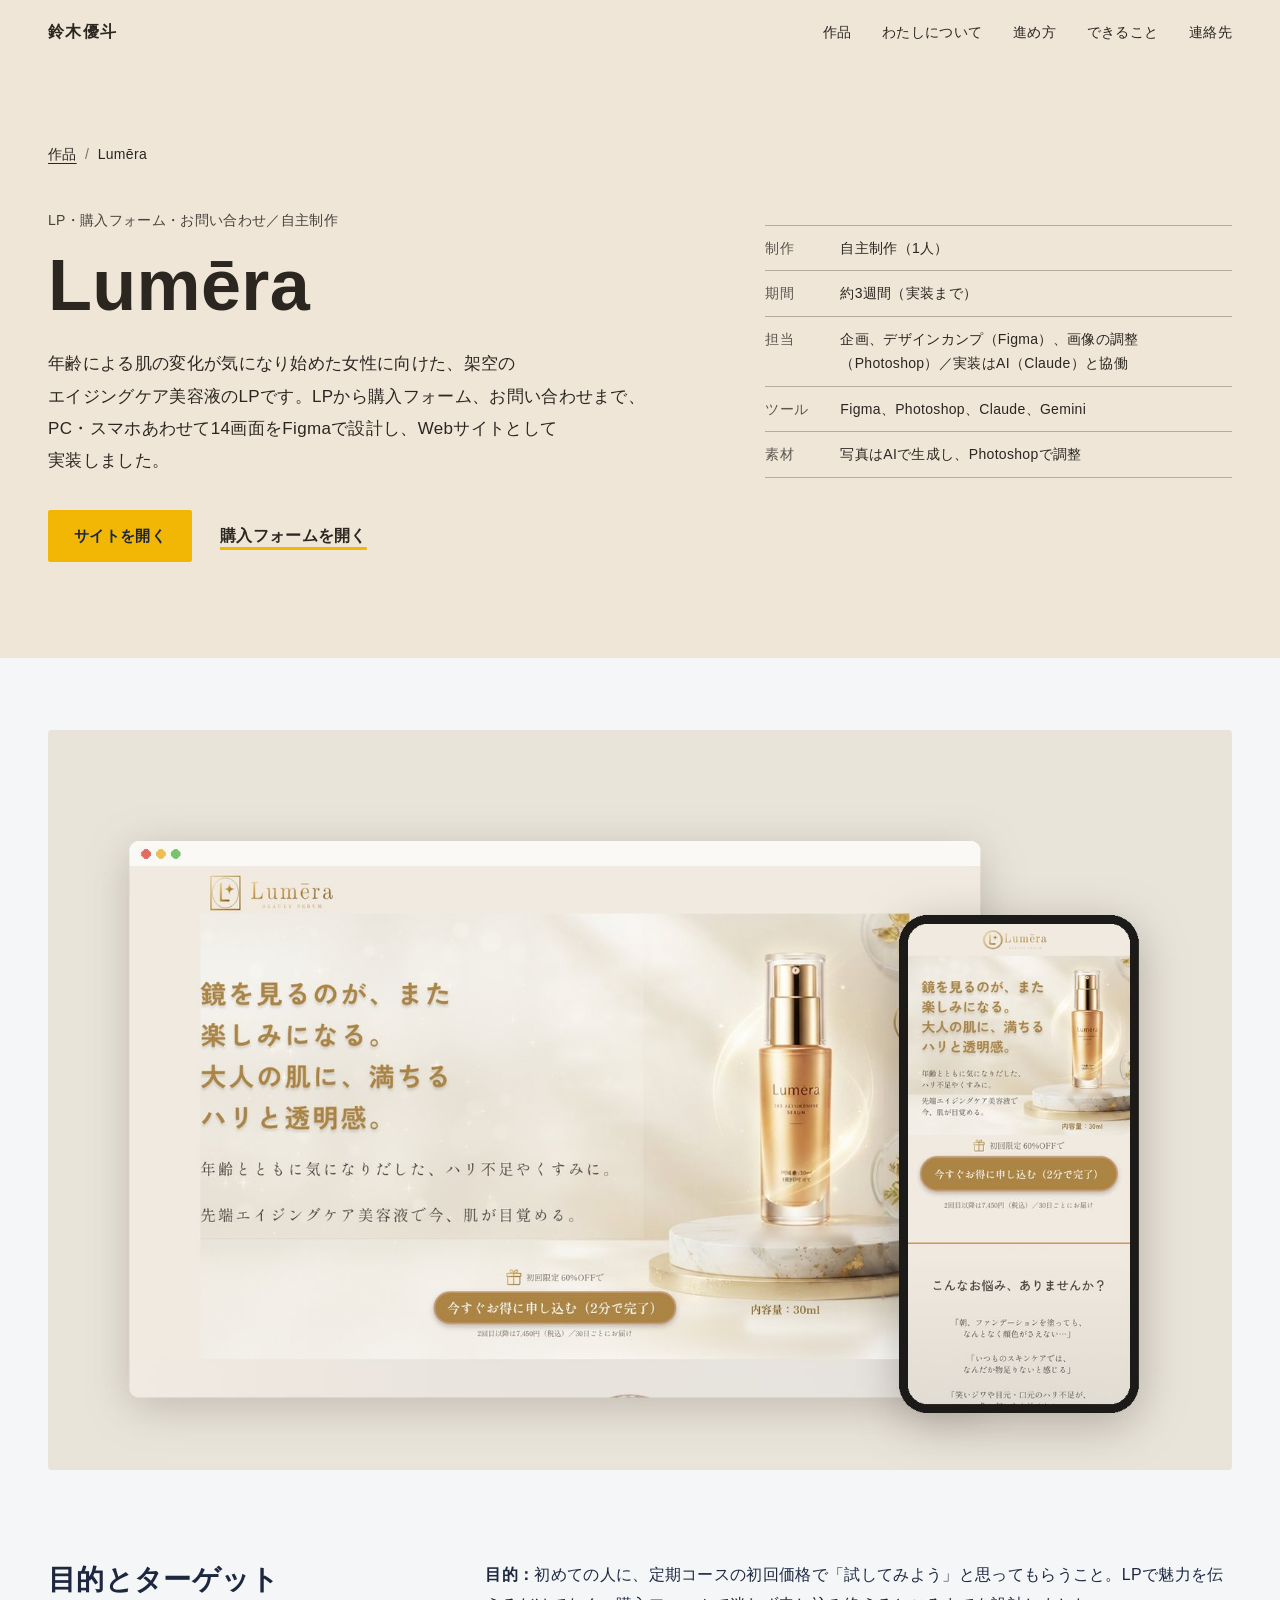
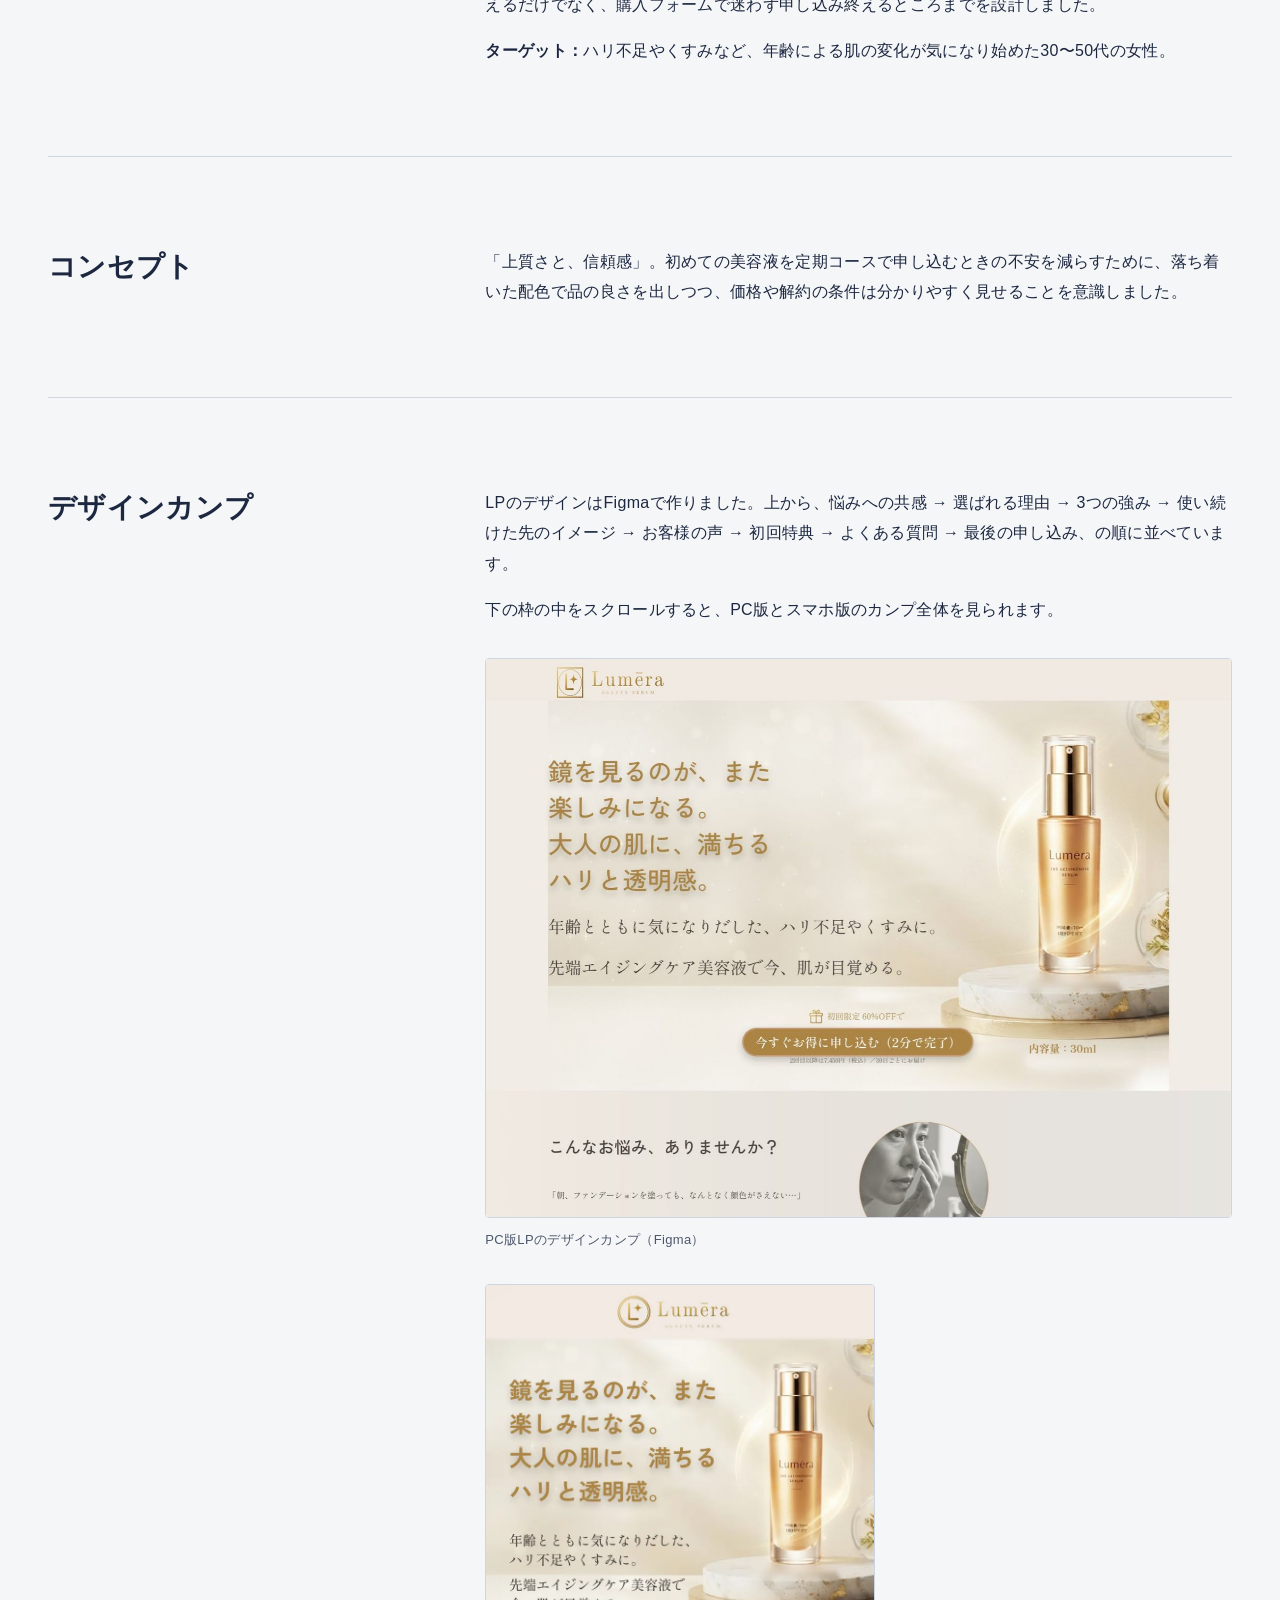
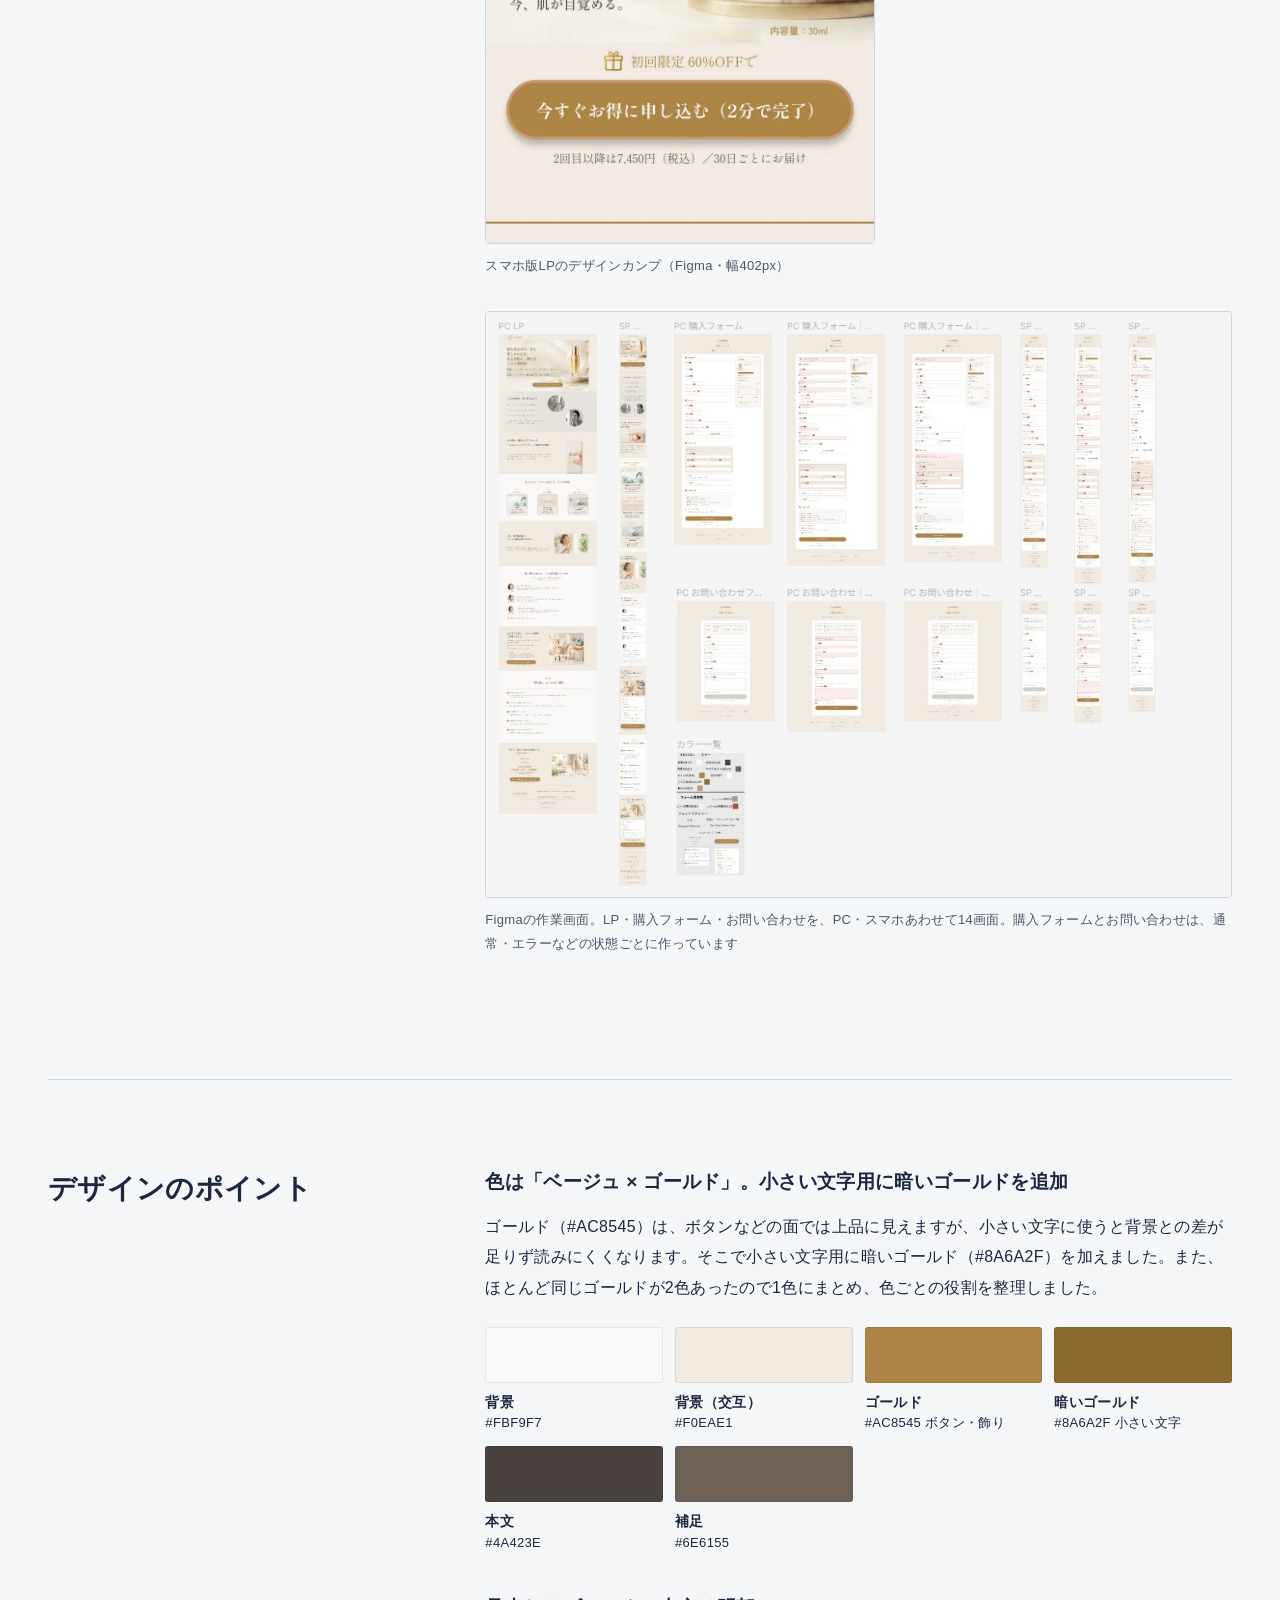
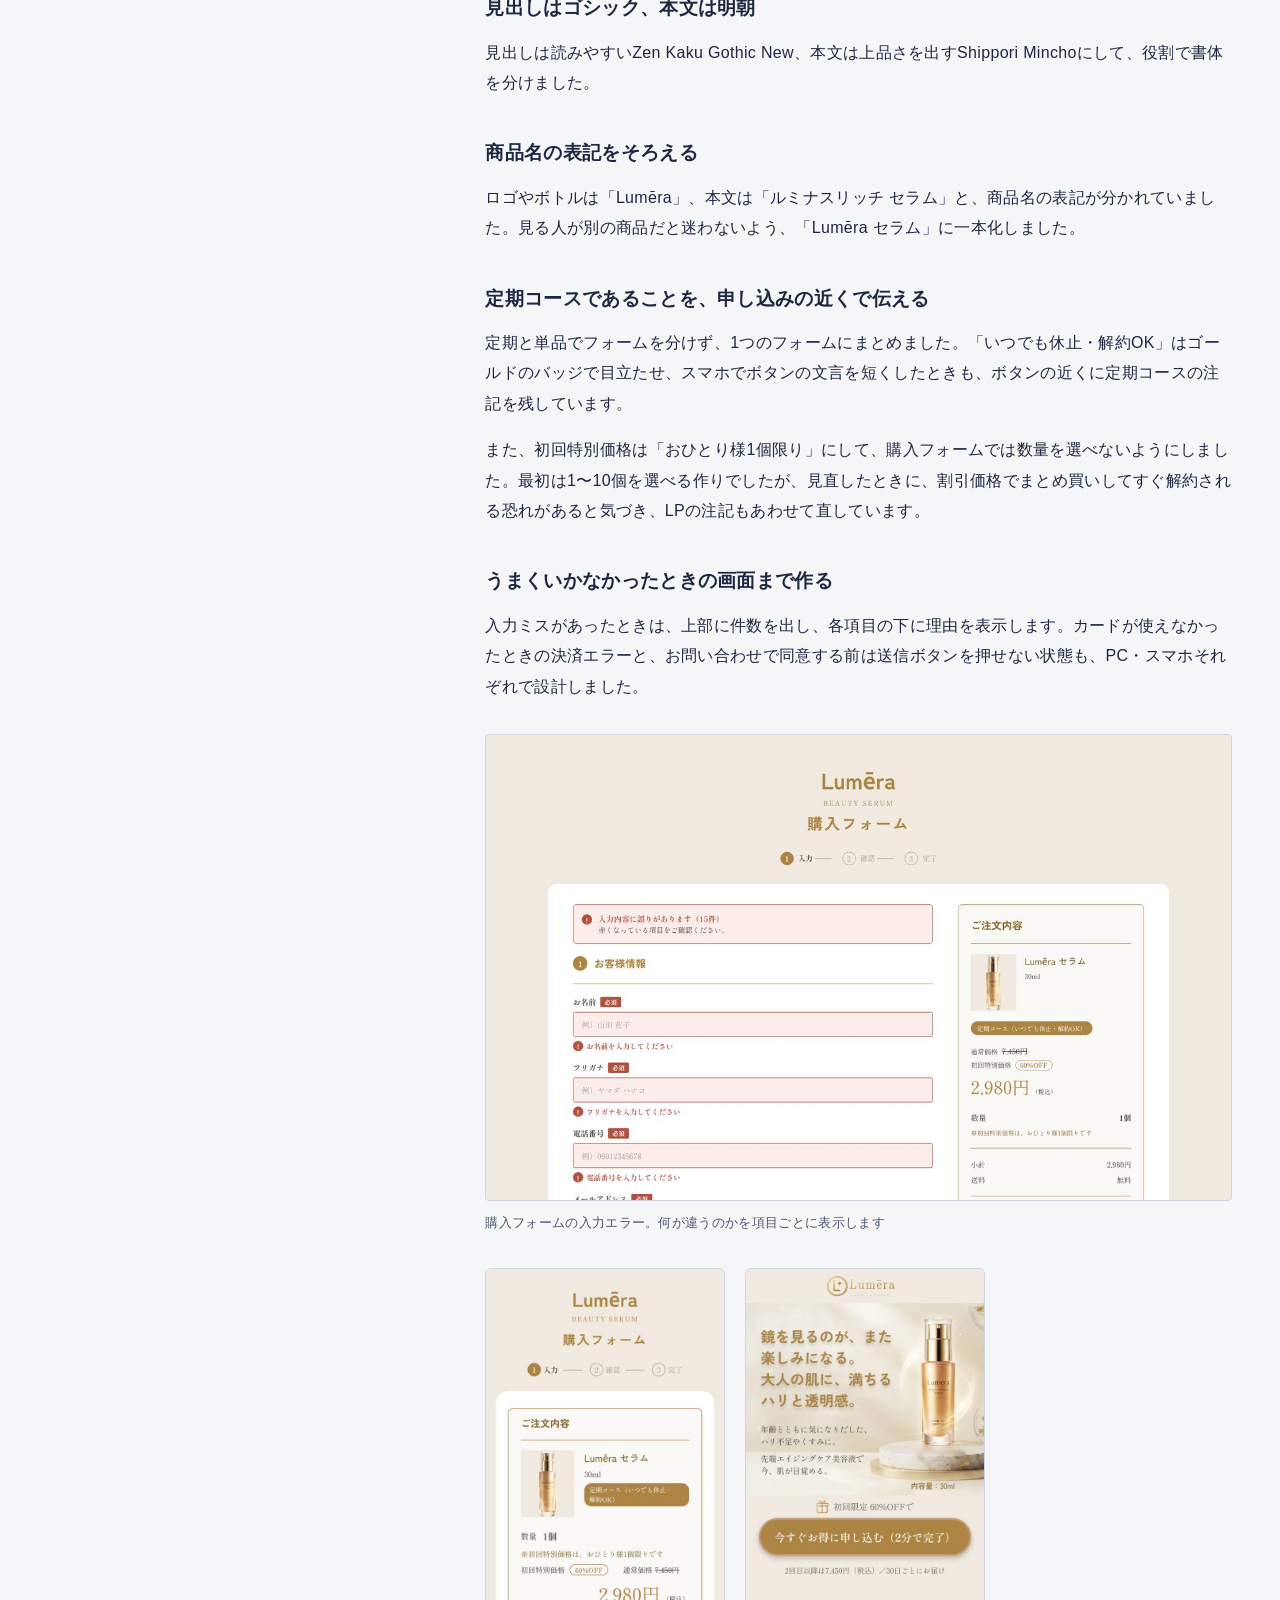
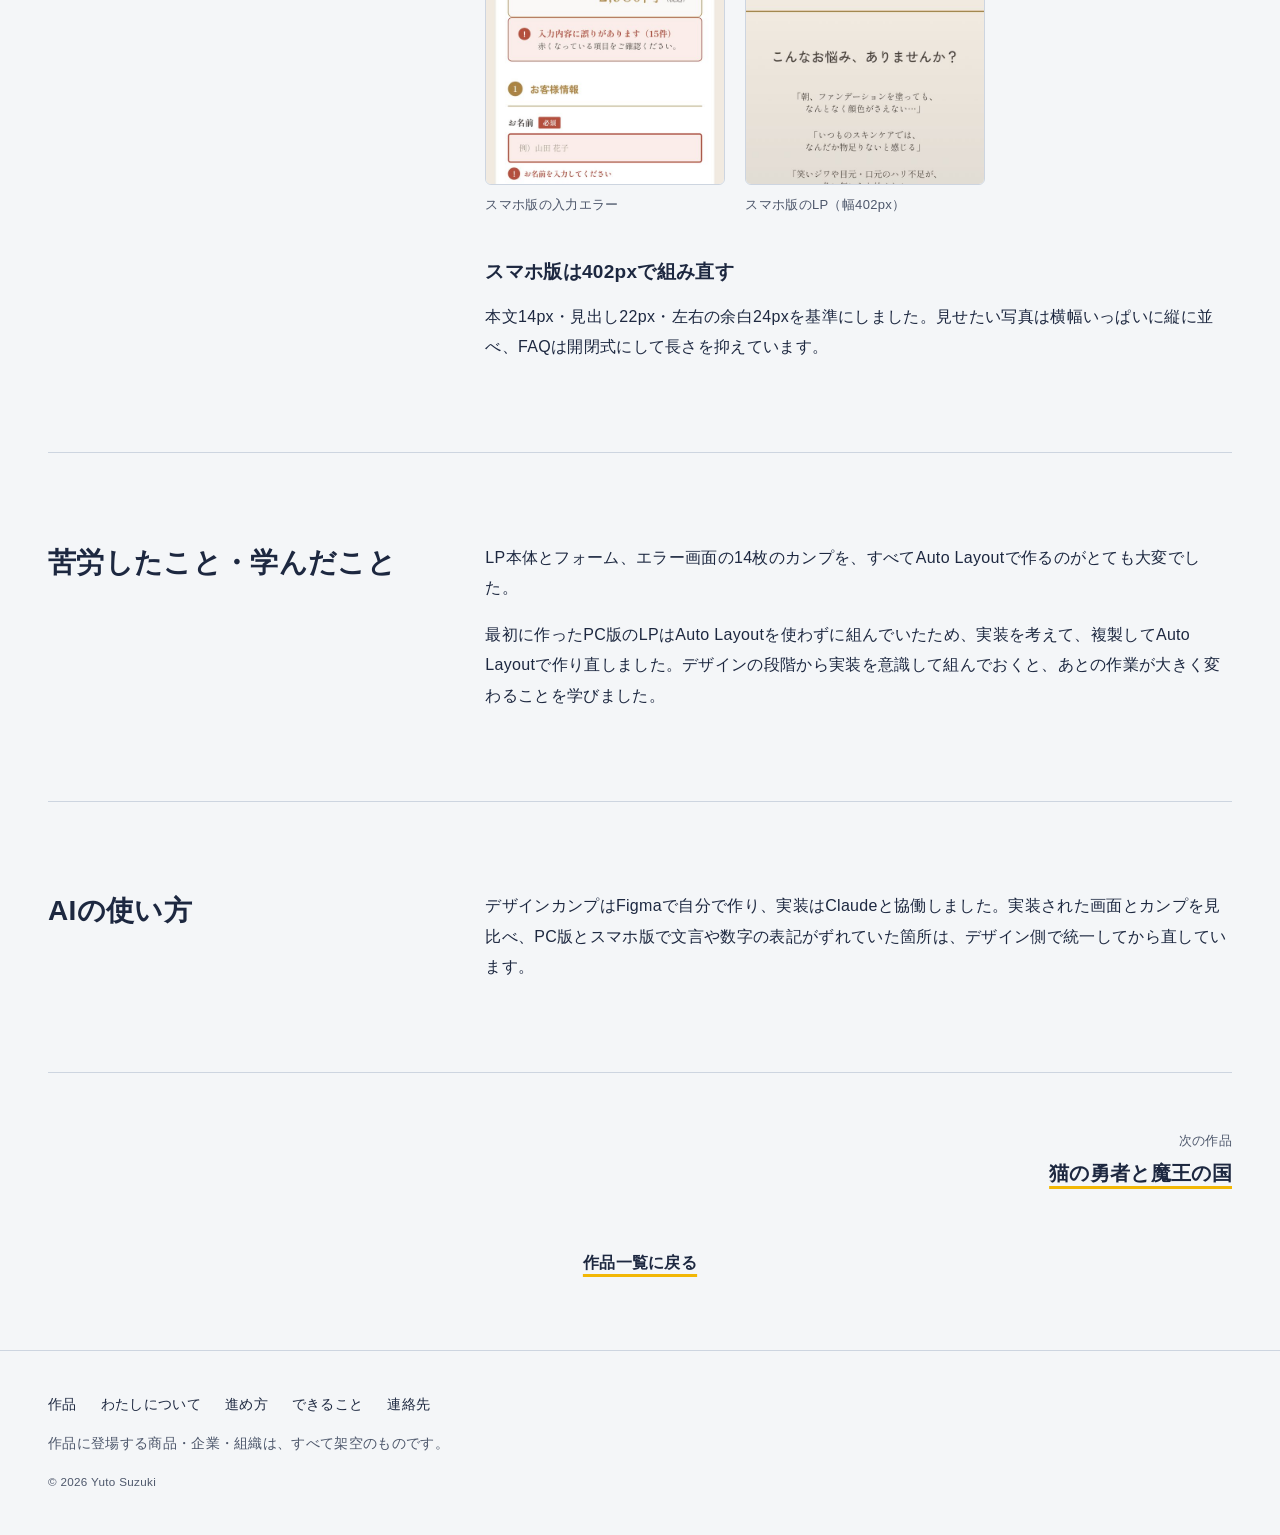
<file: works/lumera.html>
<!DOCTYPE html>
<html lang="ja">
<head>
<meta charset="UTF-8">
<meta name="viewport" content="width=device-width, initial-scale=1">
<title>Lumēra｜鈴木優斗 ポートフォリオ</title>
<meta name="description" content="架空のエイジングケア美容液「Lumēra」のLP・購入フォーム・お問い合わせ。PC・スマホ14画面をFigmaで設計し、実装した自主制作です。">
<link rel="canonical" href="https://yutosuzuki-design.github.io/works/lumera.html">
<meta property="og:type" content="article">
<meta property="og:title" content="Lumēra｜鈴木優斗 ポートフォリオ">
<meta property="og:description" content="架空のエイジングケア美容液「Lumēra」のLP・購入フォーム・お問い合わせ。PC・スマホ14画面をFigmaで設計し、実装した自主制作です。">
<meta property="og:image" content="https://yutosuzuki-design.github.io/assets/img/works/lumera.jpg">
<meta name="twitter:card" content="summary_large_image">
<link rel="icon" href="../assets/img/favicon.svg" type="image/svg+xml">
<link rel="preconnect" href="https://fonts.googleapis.com">
<link rel="preconnect" href="https://fonts.gstatic.com" crossorigin>
<link href="https://fonts.googleapis.com/css2?family=Zen+Kaku+Gothic+New:wght@400;500;700&display=swap" rel="stylesheet">
<link rel="stylesheet" href="../assets/css/style.css">
<style>:root { --case-bg: #EFE6D8; --case-fg: #2B2620; }</style>
</head>
<body>

<a class="skip" href="#main">本文へ移動</a>

<header class="site-header site-header--case">
  <div class="container site-header__inner">
    <a class="site-header__name" href="../">鈴木優斗</a>
    <nav aria-label="サイト内リンク">
      <ul class="site-nav">
        <li><a href="../#works">作品</a></li>
        <li><a href="../#about">わたしについて</a></li>
        <li><a href="../#process">進め方</a></li>
        <li><a href="../#skills">できること</a></li>
        <li><a class="site-nav__contact" href="../#contact">連絡先</a></li>
      </ul>
    </nav>
  </div>
</header>

<main id="main">
  <!-- 作品の概要（背景はこの作品の色） -->
  <section class="case-hero" aria-labelledby="case-title">
    <div class="container">
      <p class="breadcrumb"><a href="../#works">作品</a><span>/</span>Lumēra</p>
      <div class="case-hero__grid">
        <div>
          <p class="case-hero__type">LP・購入フォーム・お問い合わせ／自主制作</p>
          <h1 class="case-hero__title" id="case-title">Lumēra</h1>
          <p class="case-hero__lead">年齢による肌の変化が気になり始めた女性に向けた、架空のエイジングケア美容液のLPです。LPから購入フォーム、お問い合わせまで、PC・スマホあわせて14画面をFigmaで設計し、Webサイトとして実装しました。</p>
        </div>
        <dl class="case-facts">
          <div><dt>制作</dt><dd>自主制作（1人）</dd></div>
          <div><dt>期間</dt><dd>約3週間（実装まで）</dd></div>
          <div><dt>担当</dt><dd>企画、デザインカンプ（Figma）、画像の調整（Photoshop）／実装はAI（Claude）と協働</dd></div>
          <div><dt>ツール</dt><dd>Figma、Photoshop、Claude、Gemini</dd></div>
          <div><dt>素材</dt><dd>写真はAIで生成し、Photoshopで調整</dd></div>
        </dl>
      </div>
      <p class="case-hero__links">
        <a class="button" href="../demo/lumera/index.html" target="_blank" rel="noopener">サイトを開く<span class="visually-hidden">（新しいタブで開きます）</span></a>
        <a class="text-link" href="../demo/lumera/purchase.html" target="_blank" rel="noopener">購入フォームを開く<span class="visually-hidden">（新しいタブで開きます）</span></a>
      </p>
    </div>
  </section>

  <div class="container">
    <figure class="case-cover">
      <img src="../assets/img/works/lumera.jpg" alt="LumēraのPC画面とスマホ画面" width="1600" height="1000">
    </figure>

    <section class="case-sec" aria-labelledby="s1">
      <h2 class="case-sec__title" id="s1">目的とターゲット</h2>
      <div class="case-sec__body">
        <p><b>目的：</b>初めての人に、定期コースの初回価格で「試してみよう」と思ってもらうこと。LPで魅力を伝えるだけでなく、購入フォームで迷わず申し込み終えるところまでを設計しました。</p>
        <p><b>ターゲット：</b>ハリ不足やくすみなど、年齢による肌の変化が気になり始めた30〜50代の女性。</p>
      </div>
    </section>
    <section class="case-sec" aria-labelledby="s2">
      <h2 class="case-sec__title" id="s2">コンセプト</h2>
      <div class="case-sec__body">
        <p>「上質さと、信頼感」。初めての美容液を定期コースで申し込むときの不安を減らすために、落ち着いた配色で品の良さを出しつつ、価格や解約の条件は分かりやすく見せることを意識しました。</p>
      </div>
    </section>
    <section class="case-sec" aria-labelledby="s3">
      <h2 class="case-sec__title" id="s3">デザインカンプ</h2>
      <div class="case-sec__body">
        <p>LPのデザインはFigmaで作りました。上から、悩みへの共感 → 選ばれる理由 → 3つの強み → 使い続けた先のイメージ → お客様の声 → 初回特典 → よくある質問 → 最後の申し込み、の順に並べています。</p>
        <p>下の枠の中をスクロールすると、PC版とスマホ版のカンプ全体を見られます。</p>
        <figure class="comp">
          <div class="scroll-frame scroll-frame--wide" tabindex="0" role="region" aria-label="LumēraのPC版LPのFigmaデザインカンプ（スクロールできます）">
            <img src="../assets/img/works/lumera/figma-comp-pc.jpg" alt="Lumēra セラムのPC版LPのデザインカンプ。ファーストビューから、悩み、選ばれる理由、3つの強み、お客様の声、初回特典、よくある質問、最後の申し込みまで" width="1400" height="6859" loading="lazy">
          </div>
          <figcaption>PC版LPのデザインカンプ（Figma）</figcaption>
        </figure>
        <figure class="comp">
          <div class="scroll-frame scroll-frame--phone" tabindex="0" role="region" aria-label="Lumēraのスマホ版LPのFigmaデザインカンプ（スクロールできます）">
            <picture>
              <source srcset="../assets/img/works/lumera/figma-comp-sp.webp" type="image/webp">
              <img src="../assets/img/works/lumera/figma-comp-sp.jpg" alt="Lumēra セラムのスマホ版LPのデザインカンプ。PC版と同じ順番で、写真を横幅いっぱいに縦に並べ、よくある質問は開閉式" width="804" height="16204" loading="lazy">
            </picture>
          </div>
          <figcaption>スマホ版LPのデザインカンプ（Figma・幅402px）</figcaption>
        </figure>
        <figure class="shot">
          <img src="../assets/img/works/lumera/figma-overview.jpg" alt="Figmaの作業画面。PC版とスマホ版のLP、購入フォーム3画面ずつ、お問い合わせ3画面ずつ、カラー一覧が並んでいる" loading="lazy">
          <figcaption>Figmaの作業画面。LP・購入フォーム・お問い合わせを、PC・スマホあわせて14画面。購入フォームとお問い合わせは、通常・エラーなどの状態ごとに作っています</figcaption>
        </figure>
      </div>
    </section>
    <section class="case-sec" aria-labelledby="s4">
      <h2 class="case-sec__title" id="s4">デザインのポイント</h2>
      <div class="case-sec__body">
        <h3>色は「ベージュ × ゴールド」。小さい文字用に暗いゴールドを追加</h3>
        <p>ゴールド（#AC8545）は、ボタンなどの面では上品に見えますが、小さい文字に使うと背景との差が足りず読みにくくなります。そこで小さい文字用に暗いゴールド（#8A6A2F）を加えました。また、ほとんど同じゴールドが2色あったので1色にまとめ、色ごとの役割を整理しました。</p>
        <div class="swatches">
          <p class="swatch" style="--c:#FBF9F7"><b>背景</b>#FBF9F7</p>
          <p class="swatch" style="--c:#F0EAE1"><b>背景（交互）</b>#F0EAE1</p>
          <p class="swatch" style="--c:#AC8545"><b>ゴールド</b>#AC8545 ボタン・飾り</p>
          <p class="swatch" style="--c:#8A6A2F"><b>暗いゴールド</b>#8A6A2F 小さい文字</p>
          <p class="swatch" style="--c:#4A423E"><b>本文</b>#4A423E</p>
          <p class="swatch" style="--c:#6E6155"><b>補足</b>#6E6155</p>
        </div>
        <h3>見出しはゴシック、本文は明朝</h3>
        <p>見出しは読みやすいZen Kaku Gothic New、本文は上品さを出すShippori Minchoにして、役割で書体を分けました。</p>
        <h3>商品名の表記をそろえる</h3>
        <p>ロゴやボトルは「Lumēra」、本文は「ルミナスリッチ セラム」と、商品名の表記が分かれていました。見る人が別の商品だと迷わないよう、「Lumēra セラム」に一本化しました。</p>
        <h3>定期コースであることを、申し込みの近くで伝える</h3>
        <p>定期と単品でフォームを分けず、1つのフォームにまとめました。「いつでも休止・解約OK」はゴールドのバッジで目立たせ、スマホでボタンの文言を短くしたときも、ボタンの近くに定期コースの注記を残しています。</p>
        <p>また、初回特別価格は「おひとり様1個限り」にして、購入フォームでは数量を選べないようにしました。最初は1〜10個を選べる作りでしたが、見直したときに、割引価格でまとめ買いしてすぐ解約される恐れがあると気づき、LPの注記もあわせて直しています。</p>
        <h3>うまくいかなかったときの画面まで作る</h3>
        <p>入力ミスがあったときは、上部に件数を出し、各項目の下に理由を表示します。カードが使えなかったときの決済エラーと、お問い合わせで同意する前は送信ボタンを押せない状態も、PC・スマホそれぞれで設計しました。</p>
        <figure class="shot">
          <img src="../assets/img/works/lumera/form-error-pc.jpg" alt="購入フォームで入力エラーが表示された画面" loading="lazy">
          <figcaption>購入フォームの入力エラー。何が違うのかを項目ごとに表示します</figcaption>
        </figure>
        <div class="shots shots--phone" style="--cols:2">
          <figure>
            <img src="../assets/img/works/lumera/form-error-sp.jpg" alt="スマホ版の購入フォームの入力エラー" loading="lazy">
            <figcaption>スマホ版の入力エラー</figcaption>
          </figure>
          <figure>
            <img src="../assets/img/works/lumera/lp-sp.jpg" alt="スマホ版のLP" loading="lazy">
            <figcaption>スマホ版のLP（幅402px）</figcaption>
          </figure>
        </div>
        <h3>スマホ版は402pxで組み直す</h3>
        <p>本文14px・見出し22px・左右の余白24pxを基準にしました。見せたい写真は横幅いっぱいに縦に並べ、FAQは開閉式にして長さを抑えています。</p>
      </div>
    </section>
    <section class="case-sec" aria-labelledby="s5">
      <h2 class="case-sec__title" id="s5">苦労したこと・学んだこと</h2>
      <div class="case-sec__body">
        <p>LP本体とフォーム、エラー画面の14枚のカンプを、すべてAuto Layoutで作るのがとても大変でした。</p>
        <p>最初に作ったPC版のLPはAuto Layoutを使わずに組んでいたため、実装を考えて、複製してAuto Layoutで作り直しました。デザインの段階から実装を意識して組んでおくと、あとの作業が大きく変わることを学びました。</p>
      </div>
    </section>
    <section class="case-sec" aria-labelledby="s6">
      <h2 class="case-sec__title" id="s6">AIの使い方</h2>
      <div class="case-sec__body">
        <p>デザインカンプはFigmaで自分で作り、実装はClaudeと協働しました。実装された画面とカンプを見比べ、PC版とスマホ版で文言や数字の表記がずれていた箇所は、デザイン側で統一してから直しています。</p>
      </div>
    </section>

    <nav class="case-nav" aria-label="前後の作品">
      <span></span>
      <a class="case-nav__next" href="neko.html"><small>次の作品</small><b>猫の勇者と魔王の国</b></a>
    </nav>
    <p class="case-back"><a class="text-link" href="../#works">作品一覧に戻る</a></p>
  </div>
</main>

<footer class="site-footer">
  <div class="container site-footer__inner">
    <ul class="site-footer__nav">
      <li><a href="../#works">作品</a></li>
      <li><a href="../#about">わたしについて</a></li>
      <li><a href="../#process">進め方</a></li>
      <li><a href="../#skills">できること</a></li>
      <li><a href="../#contact">連絡先</a></li>
    </ul>
    <p class="site-footer__note">作品に登場する商品・企業・組織は、すべて架空のものです。</p>
    <p class="site-footer__copy"><small>&copy; 2026 Yuto Suzuki</small></p>
  </div>
</footer>
</body>
</html>
</file>
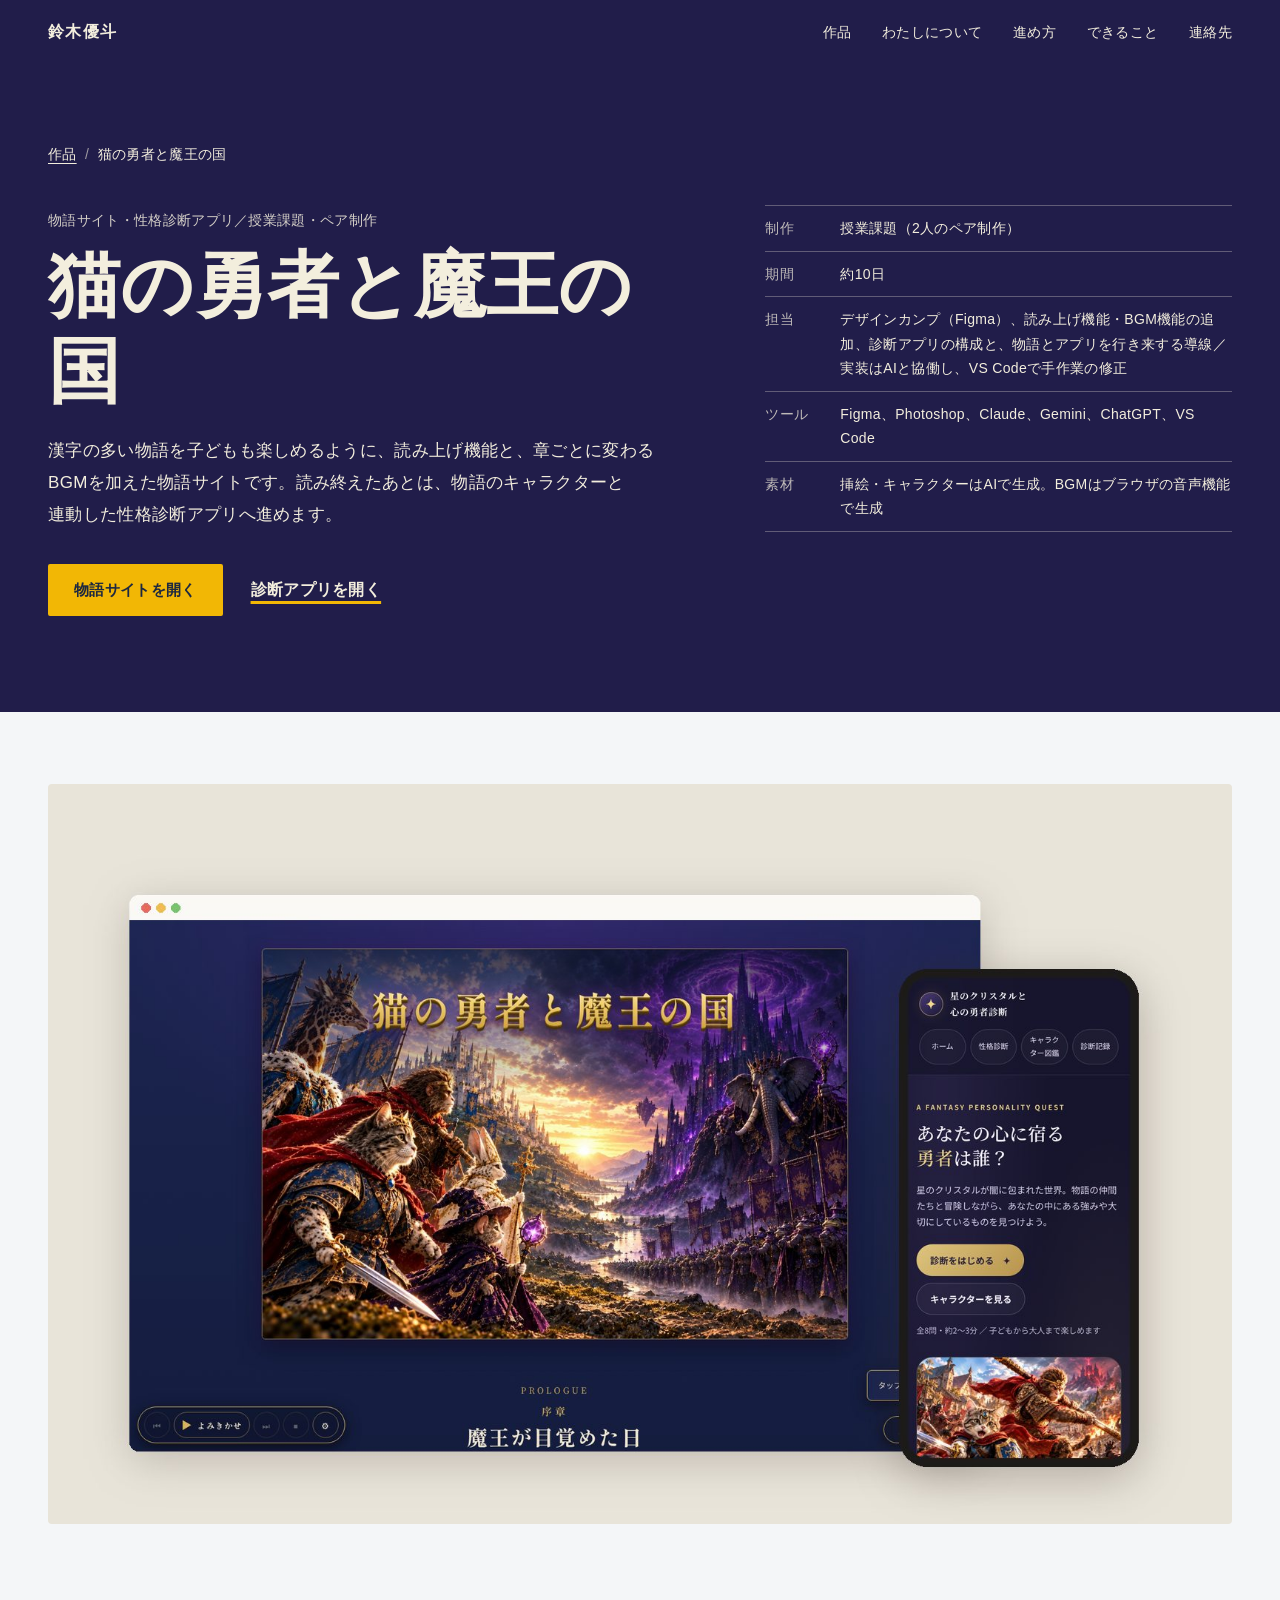
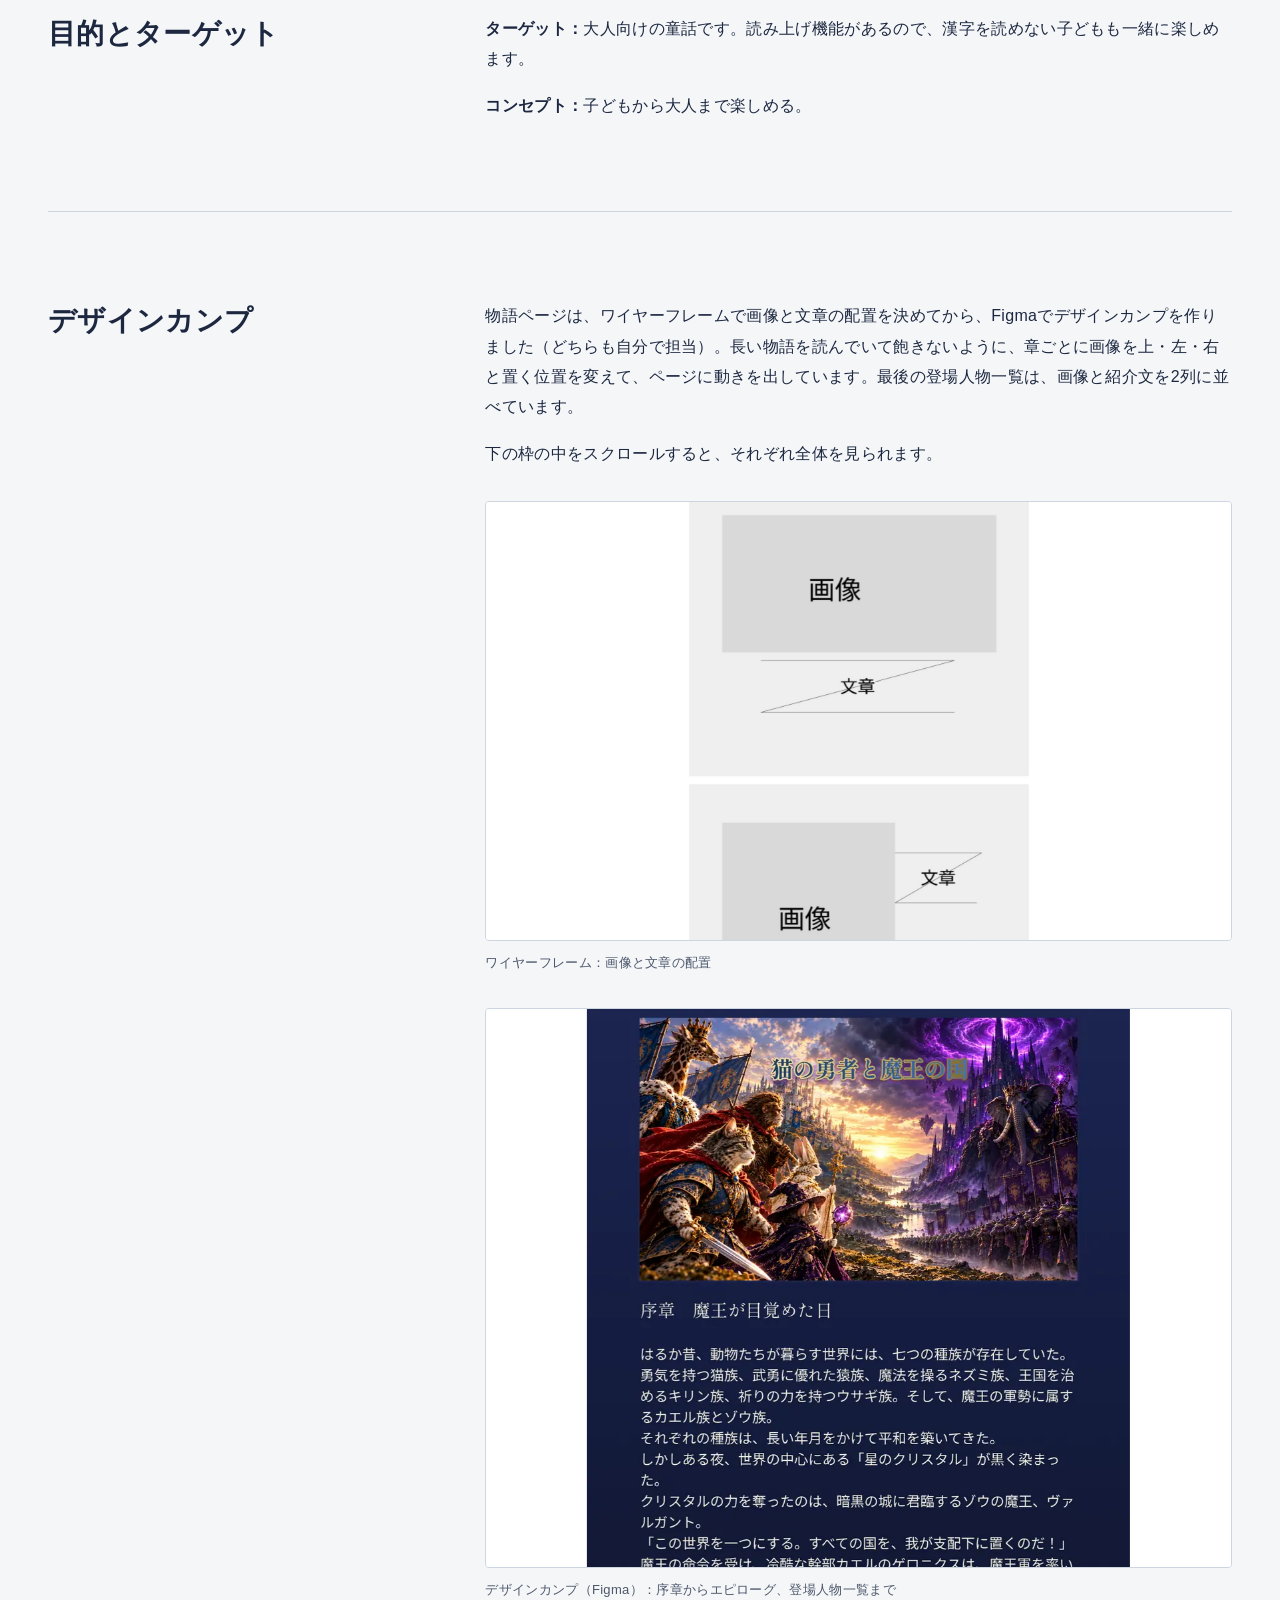
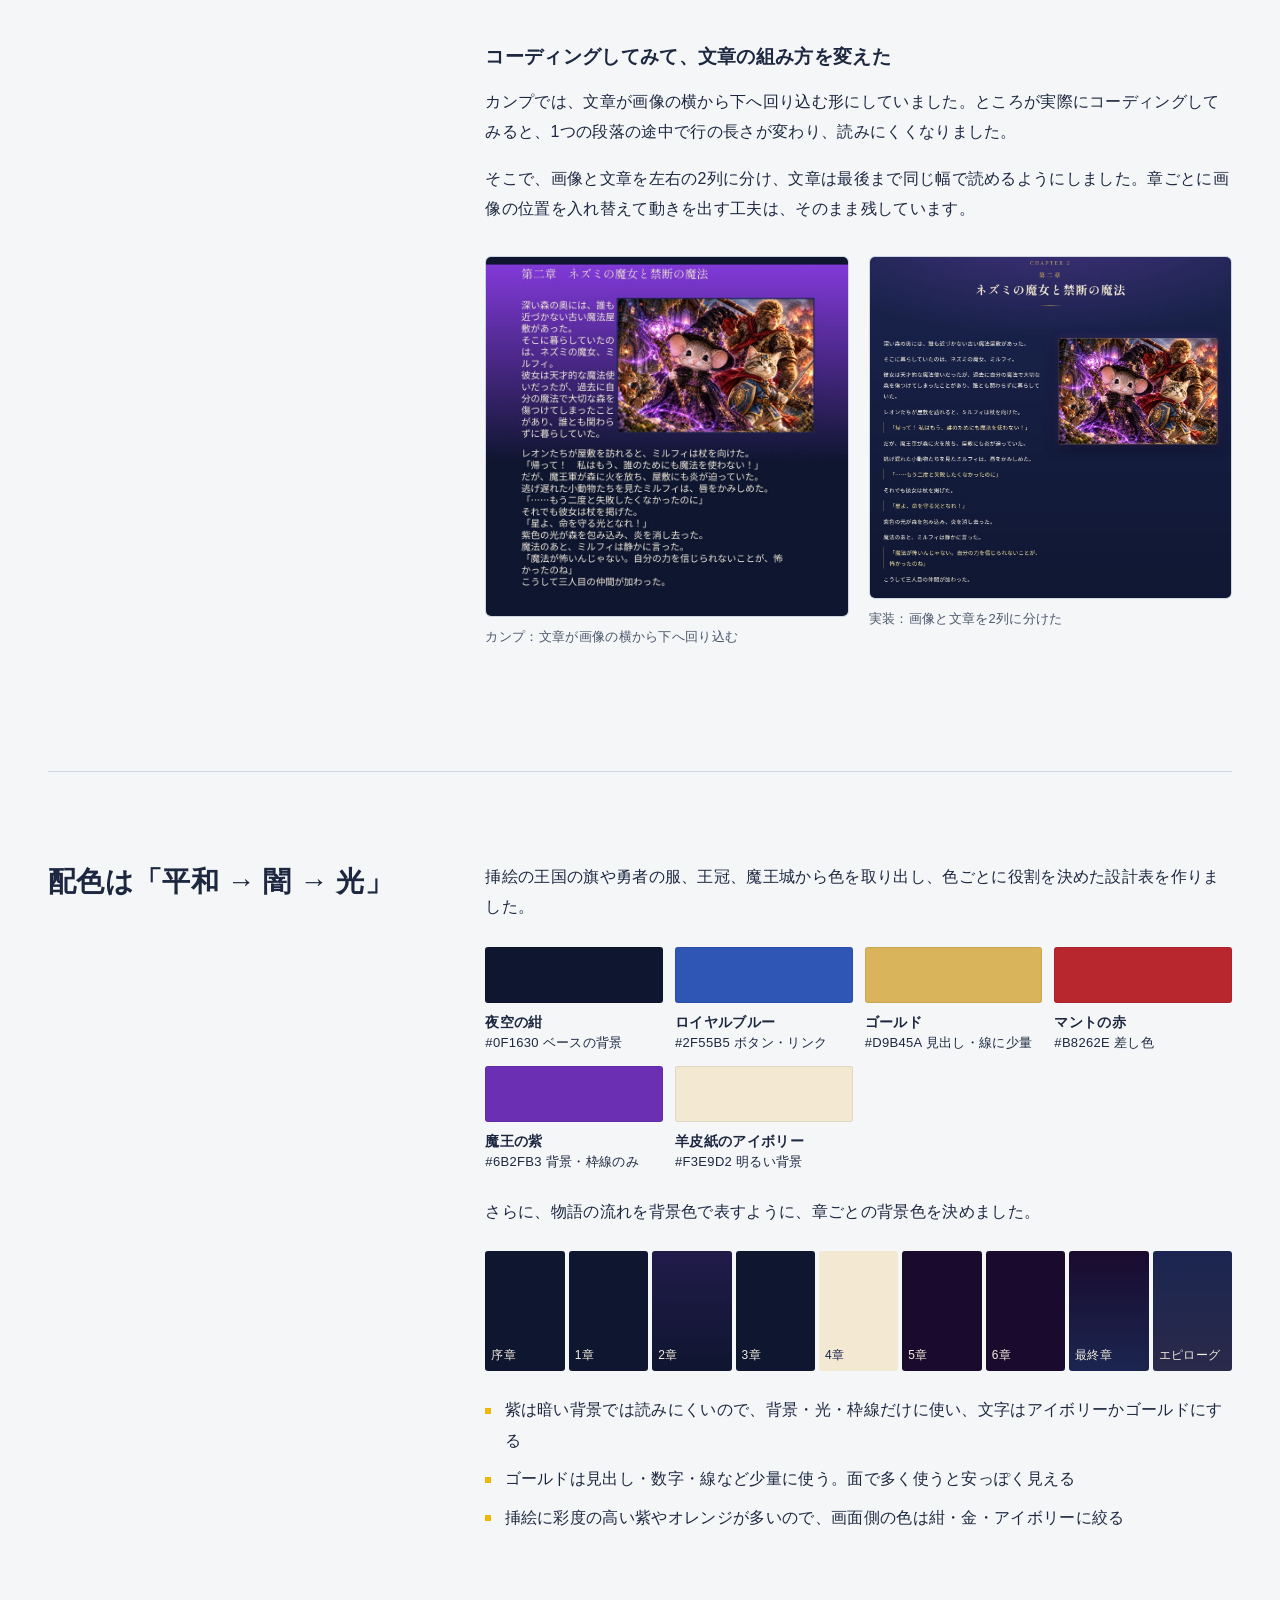
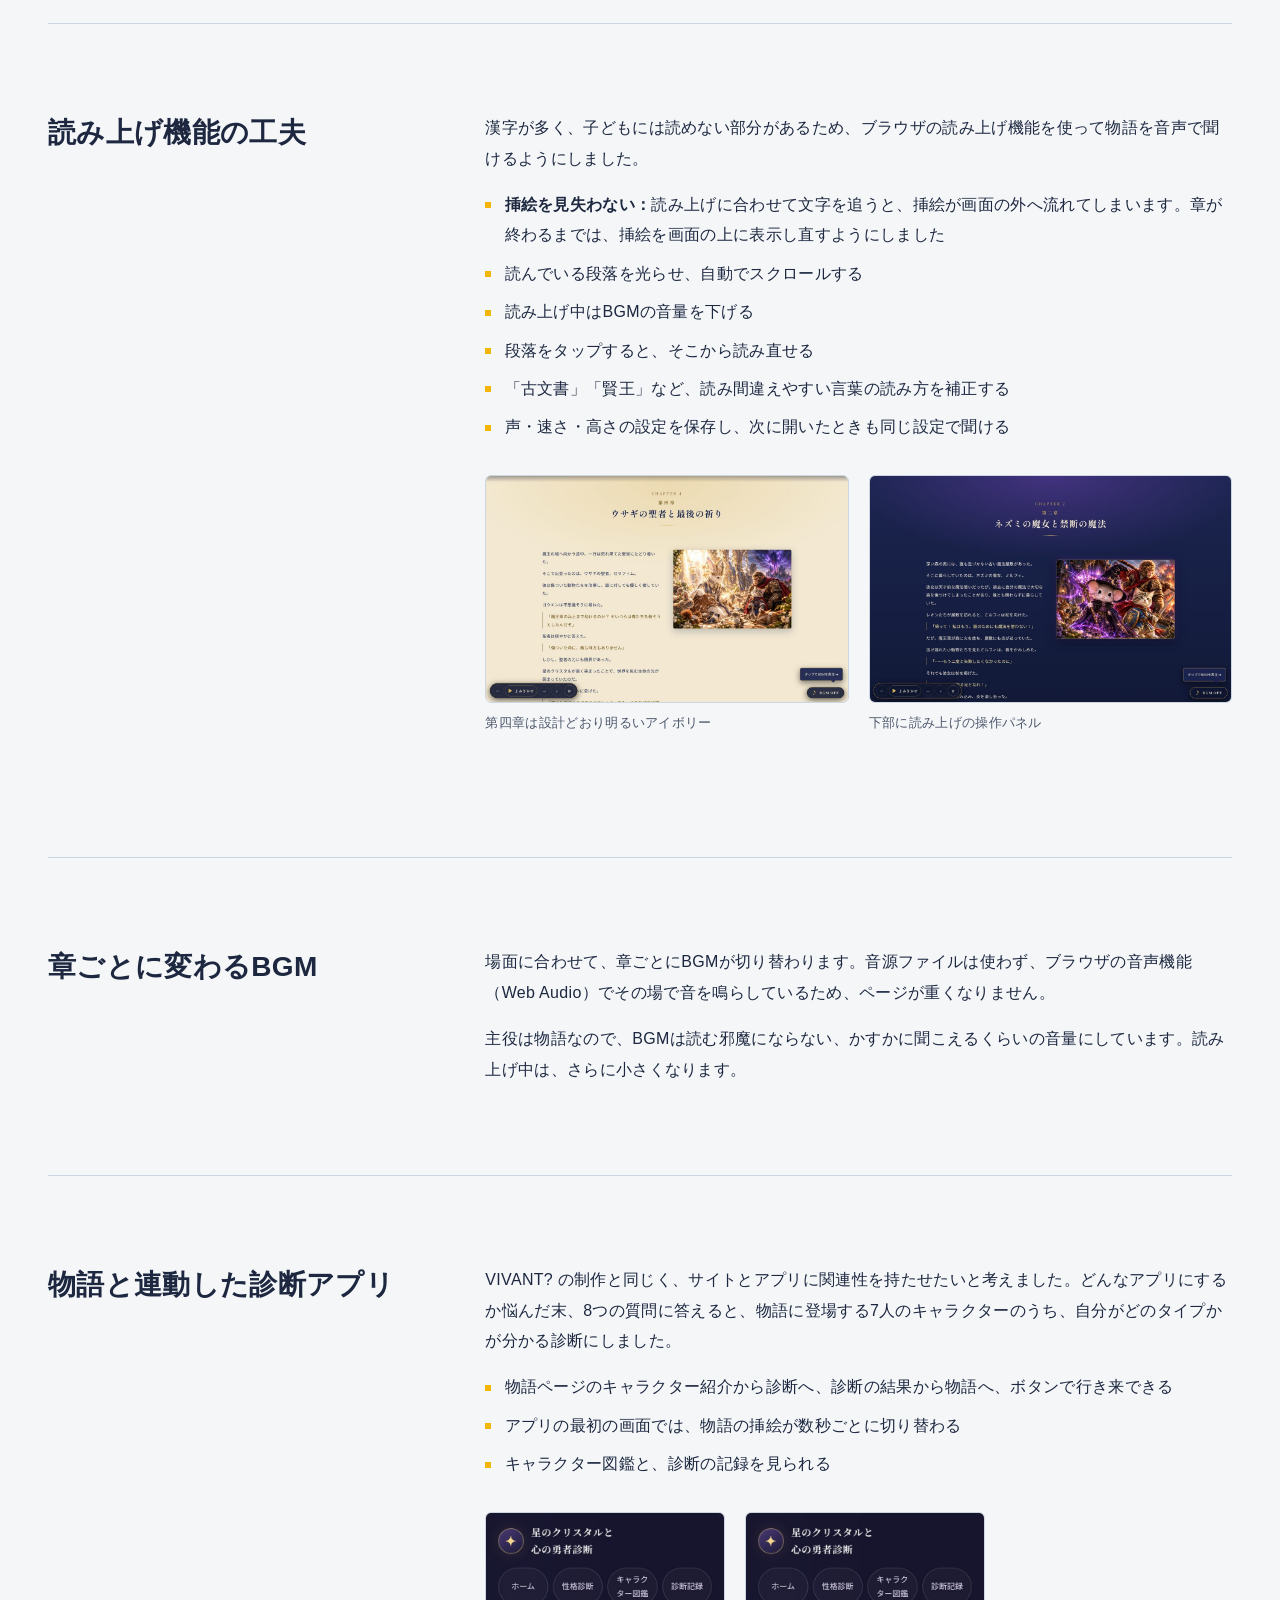
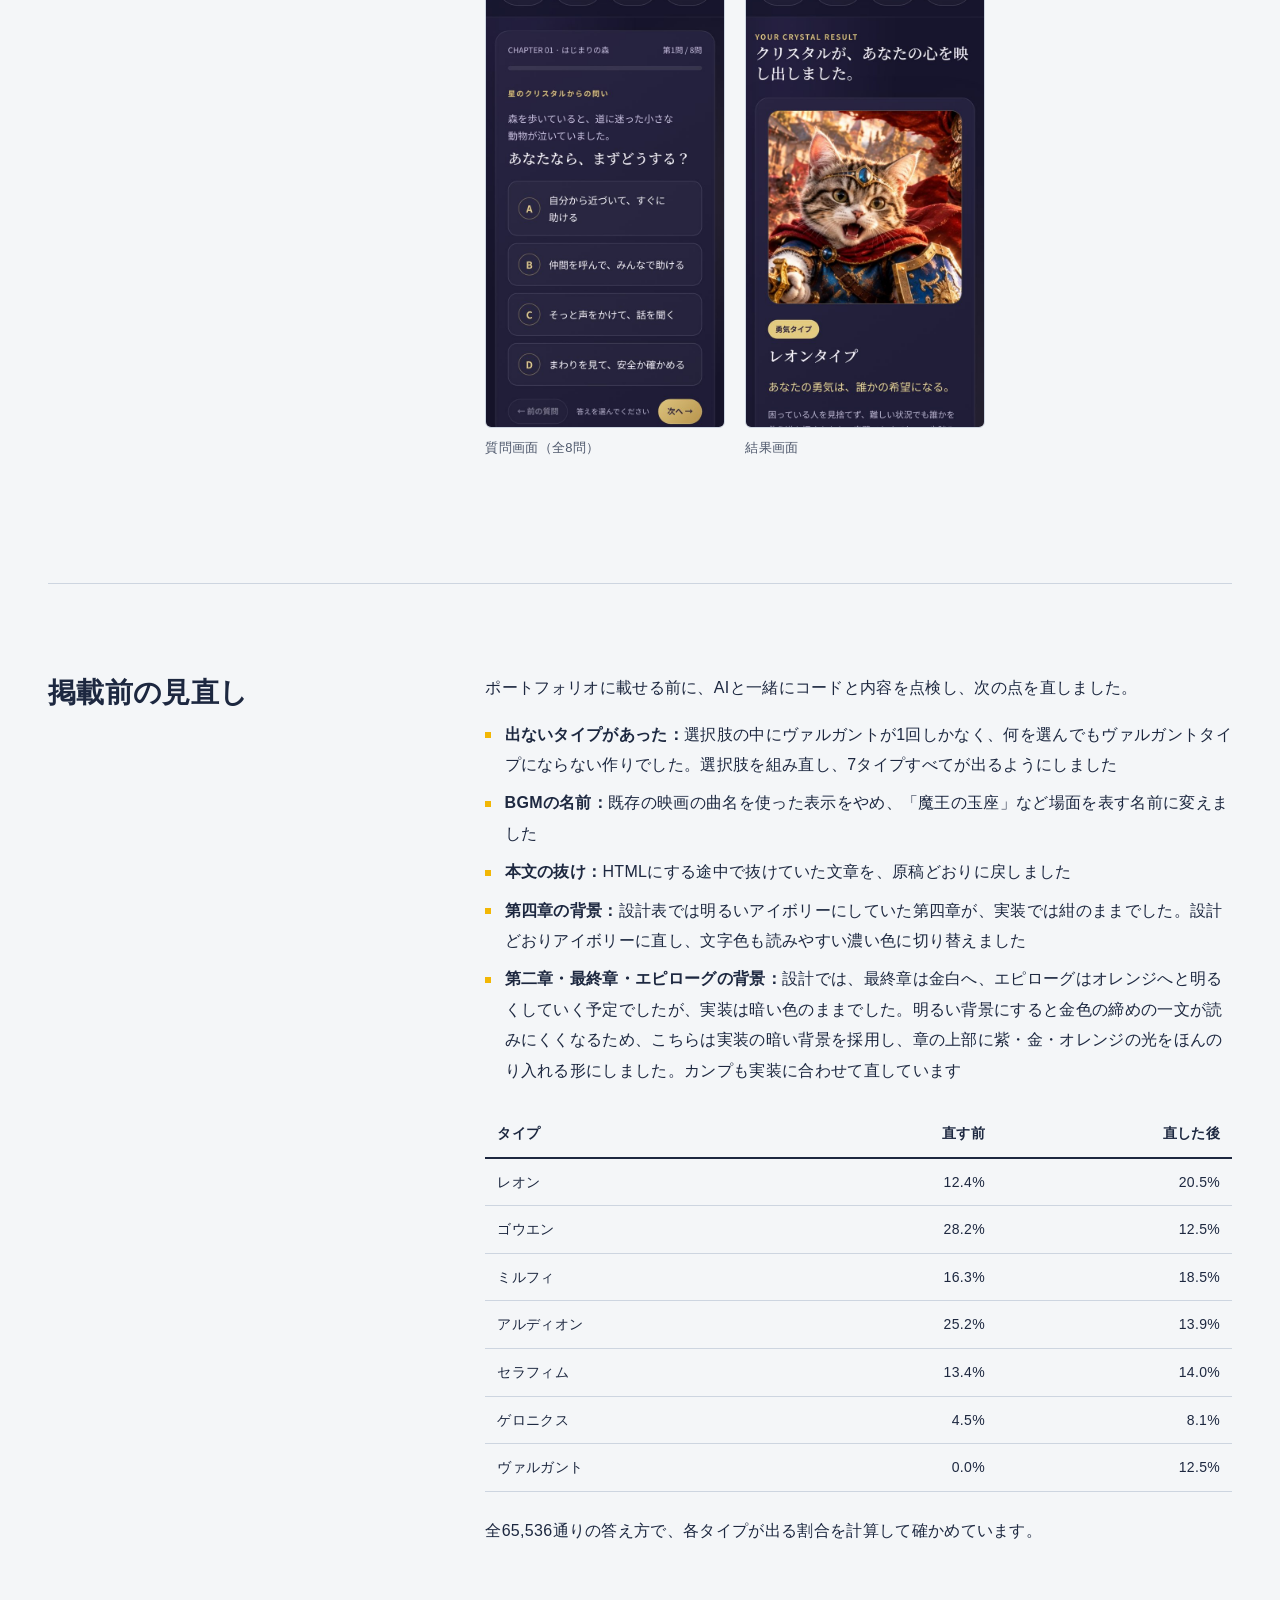
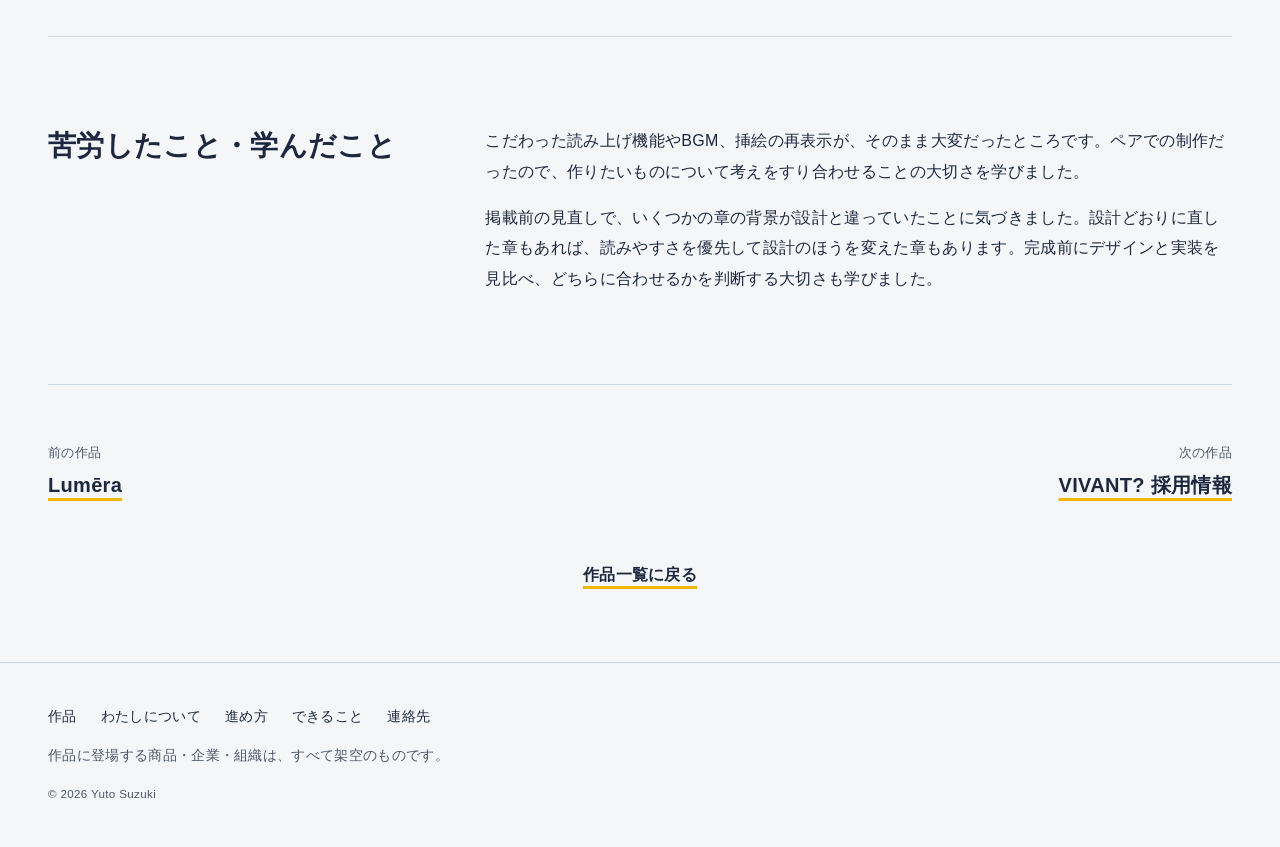
<file: works/neko.html>
<!DOCTYPE html>
<html lang="ja">
<head>
<meta charset="UTF-8">
<meta name="viewport" content="width=device-width, initial-scale=1">
<title>猫の勇者と魔王の国｜鈴木優斗 ポートフォリオ</title>
<meta name="description" content="読み上げ機能と章ごとのBGMを加えた物語サイトと、物語に連動した性格診断アプリ。授業課題のペア制作です。">
<link rel="canonical" href="https://yutosuzuki-design.github.io/works/neko.html">
<meta property="og:type" content="article">
<meta property="og:title" content="猫の勇者と魔王の国｜鈴木優斗 ポートフォリオ">
<meta property="og:description" content="読み上げ機能と章ごとのBGMを加えた物語サイトと、物語に連動した性格診断アプリ。授業課題のペア制作です。">
<meta property="og:image" content="https://yutosuzuki-design.github.io/assets/img/works/neko.jpg">
<meta name="twitter:card" content="summary_large_image">
<link rel="icon" href="../assets/img/favicon.svg" type="image/svg+xml">
<link rel="preconnect" href="https://fonts.googleapis.com">
<link rel="preconnect" href="https://fonts.gstatic.com" crossorigin>
<link href="https://fonts.googleapis.com/css2?family=Zen+Kaku+Gothic+New:wght@400;500;700&display=swap" rel="stylesheet">
<link rel="stylesheet" href="../assets/css/style.css">
<style>:root { --case-bg: #211D4A; --case-fg: #F3EEDD; }</style>
</head>
<body>

<a class="skip" href="#main">本文へ移動</a>

<header class="site-header site-header--case">
  <div class="container site-header__inner">
    <a class="site-header__name" href="../">鈴木優斗</a>
    <nav aria-label="サイト内リンク">
      <ul class="site-nav">
        <li><a href="../#works">作品</a></li>
        <li><a href="../#about">わたしについて</a></li>
        <li><a href="../#process">進め方</a></li>
        <li><a href="../#skills">できること</a></li>
        <li><a class="site-nav__contact" href="../#contact">連絡先</a></li>
      </ul>
    </nav>
  </div>
</header>

<main id="main">
  <!-- 作品の概要（背景はこの作品の色） -->
  <section class="case-hero" aria-labelledby="case-title">
    <div class="container">
      <p class="breadcrumb"><a href="../#works">作品</a><span>/</span>猫の勇者と魔王の国</p>
      <div class="case-hero__grid">
        <div>
          <p class="case-hero__type">物語サイト・性格診断アプリ／授業課題・ペア制作</p>
          <h1 class="case-hero__title" id="case-title">猫の勇者と魔王の国</h1>
          <p class="case-hero__lead">漢字の多い物語を子どもも楽しめるように、読み上げ機能と、章ごとに変わるBGMを加えた物語サイトです。読み終えたあとは、物語のキャラクターと連動した性格診断アプリへ進めます。</p>
        </div>
        <dl class="case-facts">
          <div><dt>制作</dt><dd>授業課題（2人のペア制作）</dd></div>
          <div><dt>期間</dt><dd>約10日</dd></div>
          <div><dt>担当</dt><dd>デザインカンプ（Figma）、読み上げ機能・BGM機能の追加、診断アプリの構成と、物語とアプリを行き来する導線／実装はAIと協働し、VS Codeで手作業の修正</dd></div>
          <div><dt>ツール</dt><dd>Figma、Photoshop、Claude、Gemini、ChatGPT、VS Code</dd></div>
          <div><dt>素材</dt><dd>挿絵・キャラクターはAIで生成。BGMはブラウザの音声機能で生成</dd></div>
        </dl>
      </div>
      <p class="case-hero__links">
        <a class="button" href="../demo/neko/nekotomaounokuni.html" target="_blank" rel="noopener">物語サイトを開く<span class="visually-hidden">（新しいタブで開きます）</span></a>
        <a class="text-link" href="../demo/neko/sinndannapuri.html" target="_blank" rel="noopener">診断アプリを開く<span class="visually-hidden">（新しいタブで開きます）</span></a>
      </p>
    </div>
  </section>

  <div class="container">
    <figure class="case-cover">
      <img src="../assets/img/works/neko.jpg" alt="猫の勇者と魔王の国のPC画面とスマホ画面" width="1600" height="1000">
    </figure>

    <section class="case-sec" aria-labelledby="s1">
      <h2 class="case-sec__title" id="s1">目的とターゲット</h2>
      <div class="case-sec__body">
        <p><b>ターゲット：</b>大人向けの童話です。読み上げ機能があるので、漢字を読めない子どもも一緒に楽しめます。</p>
        <p><b>コンセプト：</b>子どもから大人まで楽しめる。</p>
      </div>
    </section>
    <section class="case-sec" aria-labelledby="s2">
      <h2 class="case-sec__title" id="s2">デザインカンプ</h2>
      <div class="case-sec__body">
        <p>物語ページは、ワイヤーフレームで画像と文章の配置を決めてから、Figmaでデザインカンプを作りました（どちらも自分で担当）。長い物語を読んでいて飽きないように、章ごとに画像を上・左・右と置く位置を変えて、ページに動きを出しています。最後の登場人物一覧は、画像と紹介文を2列に並べています。</p>
        <p>下の枠の中をスクロールすると、それぞれ全体を見られます。</p>
        <figure class="comp">
          <div class="scroll-frame scroll-frame--wire" tabindex="0" role="region" aria-label="物語ページのワイヤーフレーム（スクロールできます）">
            <img src="../assets/img/works/neko/wireframe.jpg" alt="物語ページのワイヤーフレーム。章ごとに画像と文章の配置を、上下・左右に入れ替えている。最後は登場人物一覧で、画像と文章を2列に並べている" width="966" height="8000" loading="lazy">
          </div>
          <figcaption>ワイヤーフレーム：画像と文章の配置</figcaption>
        </figure>
        <figure class="comp">
          <div class="scroll-frame" tabindex="0" role="region" aria-label="物語ページのFigmaデザインカンプ（スクロールできます）">
            <picture>
              <source srcset="../assets/img/works/neko/figma-comp.webp" type="image/webp">
              <img src="../assets/img/works/neko/figma-comp.jpg" alt="物語ページのFigmaデザインカンプ。序章からエピローグ、登場人物一覧まで" width="816" height="12023" loading="lazy">
            </picture>
          </div>
          <figcaption>デザインカンプ（Figma）：序章からエピローグ、登場人物一覧まで</figcaption>
        </figure>
        <h3>コーディングしてみて、文章の組み方を変えた</h3>
        <p>カンプでは、文章が画像の横から下へ回り込む形にしていました。ところが実際にコーディングしてみると、1つの段落の途中で行の長さが変わり、読みにくくなりました。</p>
        <p>そこで、画像と文章を左右の2列に分け、文章は最後まで同じ幅で読めるようにしました。章ごとに画像の位置を入れ替えて動きを出す工夫は、そのまま残しています。</p>
        <div class="shots" style="--cols:2">
          <figure>
            <img src="../assets/img/works/neko/compare-comp.jpg" alt="デザインカンプの第二章。文章が画像の横から下へ回り込み、途中で行の長さが変わっている" loading="lazy">
            <figcaption>カンプ：文章が画像の横から下へ回り込む</figcaption>
          </figure>
          <figure>
            <img src="../assets/img/works/neko/compare-impl.jpg" alt="実装した第二章。左に文章、右に画像の2列で、文章は最後まで同じ幅" loading="lazy">
            <figcaption>実装：画像と文章を2列に分けた</figcaption>
          </figure>
        </div>
      </div>
    </section>
    <section class="case-sec" aria-labelledby="s3">
      <h2 class="case-sec__title" id="s3">配色は「平和 → 闇 → 光」</h2>
      <div class="case-sec__body">
        <p>挿絵の王国の旗や勇者の服、王冠、魔王城から色を取り出し、色ごとに役割を決めた設計表を作りました。</p>
        <div class="swatches">
          <p class="swatch" style="--c:#0F1630"><b>夜空の紺</b>#0F1630 ベースの背景</p>
          <p class="swatch" style="--c:#2F55B5"><b>ロイヤルブルー</b>#2F55B5 ボタン・リンク</p>
          <p class="swatch" style="--c:#D9B45A"><b>ゴールド</b>#D9B45A 見出し・線に少量</p>
          <p class="swatch" style="--c:#B8262E"><b>マントの赤</b>#B8262E 差し色</p>
          <p class="swatch" style="--c:#6B2FB3"><b>魔王の紫</b>#6B2FB3 背景・枠線のみ</p>
          <p class="swatch" style="--c:#F3E9D2"><b>羊皮紙のアイボリー</b>#F3E9D2 明るい背景</p>
        </div>
        <p>さらに、物語の流れを背景色で表すように、章ごとの背景色を決めました。</p>
        <div class="chapters" role="img" aria-label="章ごとの背景色。序章から第三章は紺（第二章は上に紫の光）、第四章はアイボリー、第五・六章は黒紫、最終章は黒紫から藍、エピローグは藍から紺紫">
          <span style="--c:#0F1630">序章</span>
          <span style="--c:#0F1630">1章</span>
          <span style="--c:linear-gradient(#211B4A,#0F1630)">2章</span>
          <span style="--c:#0F1630">3章</span>
          <span style="--c:#F3E9D2;--t:#1B2550">4章</span>
          <span style="--c:#1A0B2E">5章</span>
          <span style="--c:#1A0B2E">6章</span>
          <span style="--c:linear-gradient(#1A0B2E,#1B2550)">最終章</span>
          <span style="--c:linear-gradient(#1B2550,#2A2A4A)">エピローグ</span>
        </div>
        <ul class="dots">
          <li>紫は暗い背景では読みにくいので、背景・光・枠線だけに使い、文字はアイボリーかゴールドにする</li>
          <li>ゴールドは見出し・数字・線など少量に使う。面で多く使うと安っぽく見える</li>
          <li>挿絵に彩度の高い紫やオレンジが多いので、画面側の色は紺・金・アイボリーに絞る</li>
        </ul>
      </div>
    </section>
    <section class="case-sec" aria-labelledby="s4">
      <h2 class="case-sec__title" id="s4">読み上げ機能の工夫</h2>
      <div class="case-sec__body">
        <p>漢字が多く、子どもには読めない部分があるため、ブラウザの読み上げ機能を使って物語を音声で聞けるようにしました。</p>
        <ul class="dots">
          <li><b>挿絵を見失わない：</b>読み上げに合わせて文字を追うと、挿絵が画面の外へ流れてしまいます。章が終わるまでは、挿絵を画面の上に表示し直すようにしました</li>
          <li>読んでいる段落を光らせ、自動でスクロールする</li>
          <li>読み上げ中はBGMの音量を下げる</li>
          <li>段落をタップすると、そこから読み直せる</li>
          <li>「古文書」「賢王」など、読み間違えやすい言葉の読み方を補正する</li>
          <li>声・速さ・高さの設定を保存し、次に開いたときも同じ設定で聞ける</li>
        </ul>
        <div class="shots" style="--cols:2">
          <figure>
            <img src="../assets/img/works/neko/chapter4-pc.jpg" alt="第四章。アイボリーの背景に挿絵と本文" loading="lazy">
            <figcaption>第四章は設計どおり明るいアイボリー</figcaption>
          </figure>
          <figure>
            <img src="../assets/img/works/neko/chapter2-pc.jpg" alt="第二章の挿絵と本文" loading="lazy">
            <figcaption>下部に読み上げの操作パネル</figcaption>
          </figure>
        </div>
      </div>
    </section>
    <section class="case-sec" aria-labelledby="s5">
      <h2 class="case-sec__title" id="s5">章ごとに変わるBGM</h2>
      <div class="case-sec__body">
        <p>場面に合わせて、章ごとにBGMが切り替わります。音源ファイルは使わず、ブラウザの音声機能（Web Audio）でその場で音を鳴らしているため、ページが重くなりません。</p>
        <p>主役は物語なので、BGMは読む邪魔にならない、かすかに聞こえるくらいの音量にしています。読み上げ中は、さらに小さくなります。</p>
      </div>
    </section>
    <section class="case-sec" aria-labelledby="s6">
      <h2 class="case-sec__title" id="s6">物語と連動した診断アプリ</h2>
      <div class="case-sec__body">
        <p>VIVANT? の制作と同じく、サイトとアプリに関連性を持たせたいと考えました。どんなアプリにするか悩んだ末、8つの質問に答えると、物語に登場する7人のキャラクターのうち、自分がどのタイプかが分かる診断にしました。</p>
        <ul class="dots">
          <li>物語ページのキャラクター紹介から診断へ、診断の結果から物語へ、ボタンで行き来できる</li>
          <li>アプリの最初の画面では、物語の挿絵が数秒ごとに切り替わる</li>
          <li>キャラクター図鑑と、診断の記録を見られる</li>
        </ul>
        <div class="shots shots--phone" style="--cols:2">
          <figure>
            <img src="../assets/img/works/neko/quiz-sp.jpg" alt="診断アプリの質問画面" loading="lazy">
            <figcaption>質問画面（全8問）</figcaption>
          </figure>
          <figure>
            <img src="../assets/img/works/neko/result-sp.jpg" alt="診断アプリの結果画面。レオンタイプ" loading="lazy">
            <figcaption>結果画面</figcaption>
          </figure>
        </div>
      </div>
    </section>
    <section class="case-sec" aria-labelledby="s7">
      <h2 class="case-sec__title" id="s7">掲載前の見直し</h2>
      <div class="case-sec__body">
        <p>ポートフォリオに載せる前に、AIと一緒にコードと内容を点検し、次の点を直しました。</p>
        <ul class="dots">
          <li><b>出ないタイプがあった：</b>選択肢の中にヴァルガントが1回しかなく、何を選んでもヴァルガントタイプにならない作りでした。選択肢を組み直し、7タイプすべてが出るようにしました</li>
          <li><b>BGMの名前：</b>既存の映画の曲名を使った表示をやめ、「魔王の玉座」など場面を表す名前に変えました</li>
          <li><b>本文の抜け：</b>HTMLにする途中で抜けていた文章を、原稿どおりに戻しました</li>
          <li><b>第四章の背景：</b>設計表では明るいアイボリーにしていた第四章が、実装では紺のままでした。設計どおりアイボリーに直し、文字色も読みやすい濃い色に切り替えました</li>
          <li><b>第二章・最終章・エピローグの背景：</b>設計では、最終章は金白へ、エピローグはオレンジへと明るくしていく予定でしたが、実装は暗い色のままでした。明るい背景にすると金色の締めの一文が読みにくくなるため、こちらは実装の暗い背景を採用し、章の上部に紫・金・オレンジの光をほんのり入れる形にしました。カンプも実装に合わせて直しています</li>
        </ul>
        <table class="table">
          <caption class="visually-hidden">全65,536通りの答え方で計算した、各タイプが出る割合</caption>
          <thead><tr><th>タイプ</th><th class="num">直す前</th><th class="num">直した後</th></tr></thead>
          <tbody>
            <tr><td>レオン</td><td class="num">12.4%</td><td class="num">20.5%</td></tr>
            <tr><td>ゴウエン</td><td class="num">28.2%</td><td class="num">12.5%</td></tr>
            <tr><td>ミルフィ</td><td class="num">16.3%</td><td class="num">18.5%</td></tr>
            <tr><td>アルディオン</td><td class="num">25.2%</td><td class="num">13.9%</td></tr>
            <tr><td>セラフィム</td><td class="num">13.4%</td><td class="num">14.0%</td></tr>
            <tr><td>ゲロニクス</td><td class="num">4.5%</td><td class="num">8.1%</td></tr>
            <tr><td>ヴァルガント</td><td class="num">0.0%</td><td class="num">12.5%</td></tr>
          </tbody>
        </table>
        <p>全65,536通りの答え方で、各タイプが出る割合を計算して確かめています。</p>
      </div>
    </section>
    <section class="case-sec" aria-labelledby="s8">
      <h2 class="case-sec__title" id="s8">苦労したこと・学んだこと</h2>
      <div class="case-sec__body">
        <p>こだわった読み上げ機能やBGM、挿絵の再表示が、そのまま大変だったところです。ペアでの制作だったので、作りたいものについて考えをすり合わせることの大切さを学びました。</p>
        <p>掲載前の見直しで、いくつかの章の背景が設計と違っていたことに気づきました。設計どおりに直した章もあれば、読みやすさを優先して設計のほうを変えた章もあります。完成前にデザインと実装を見比べ、どちらに合わせるかを判断する大切さも学びました。</p>
      </div>
    </section>

    <nav class="case-nav" aria-label="前後の作品">
      <a href="lumera.html"><small>前の作品</small><b>Lumēra</b></a>
      <a class="case-nav__next" href="vivant.html"><small>次の作品</small><b>VIVANT? 採用情報</b></a>
    </nav>
    <p class="case-back"><a class="text-link" href="../#works">作品一覧に戻る</a></p>
  </div>
</main>

<footer class="site-footer">
  <div class="container site-footer__inner">
    <ul class="site-footer__nav">
      <li><a href="../#works">作品</a></li>
      <li><a href="../#about">わたしについて</a></li>
      <li><a href="../#process">進め方</a></li>
      <li><a href="../#skills">できること</a></li>
      <li><a href="../#contact">連絡先</a></li>
    </ul>
    <p class="site-footer__note">作品に登場する商品・企業・組織は、すべて架空のものです。</p>
    <p class="site-footer__copy"><small>&copy; 2026 Yuto Suzuki</small></p>
  </div>
</footer>
</body>
</html>
</file>
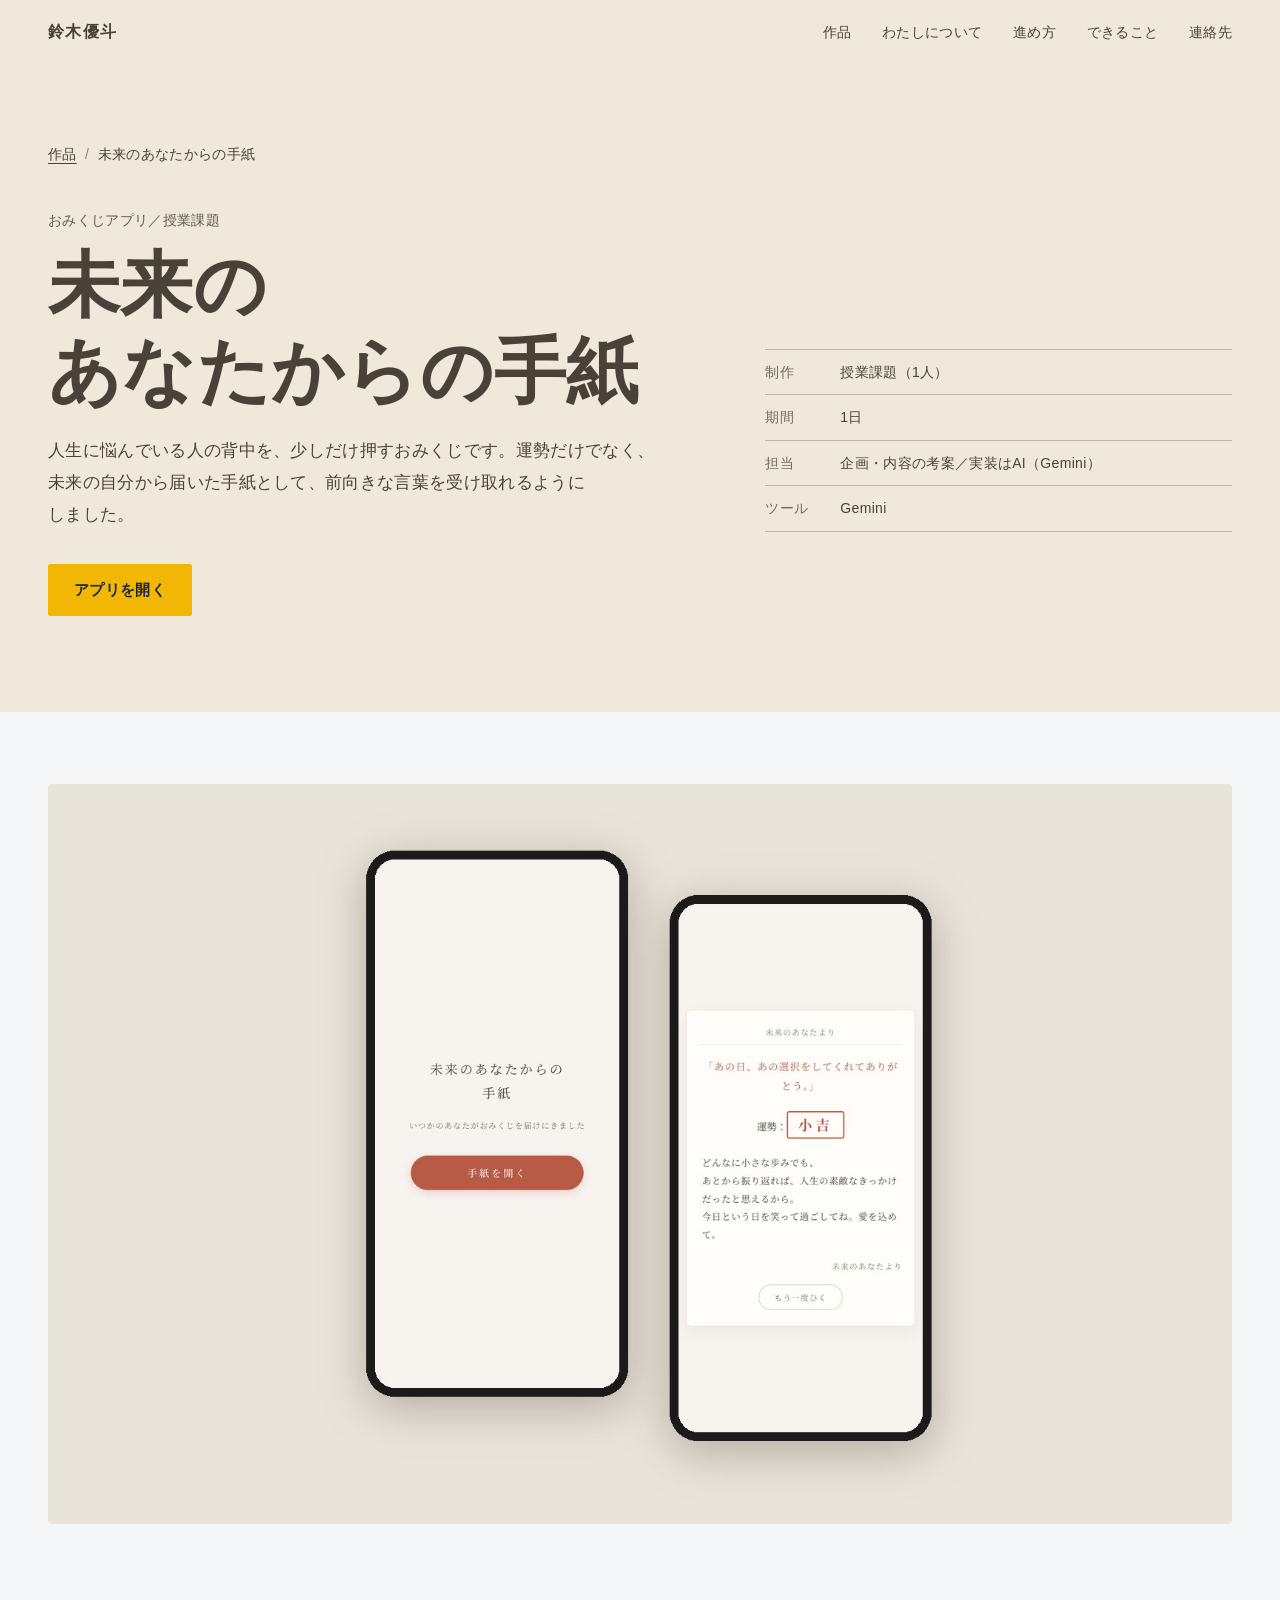
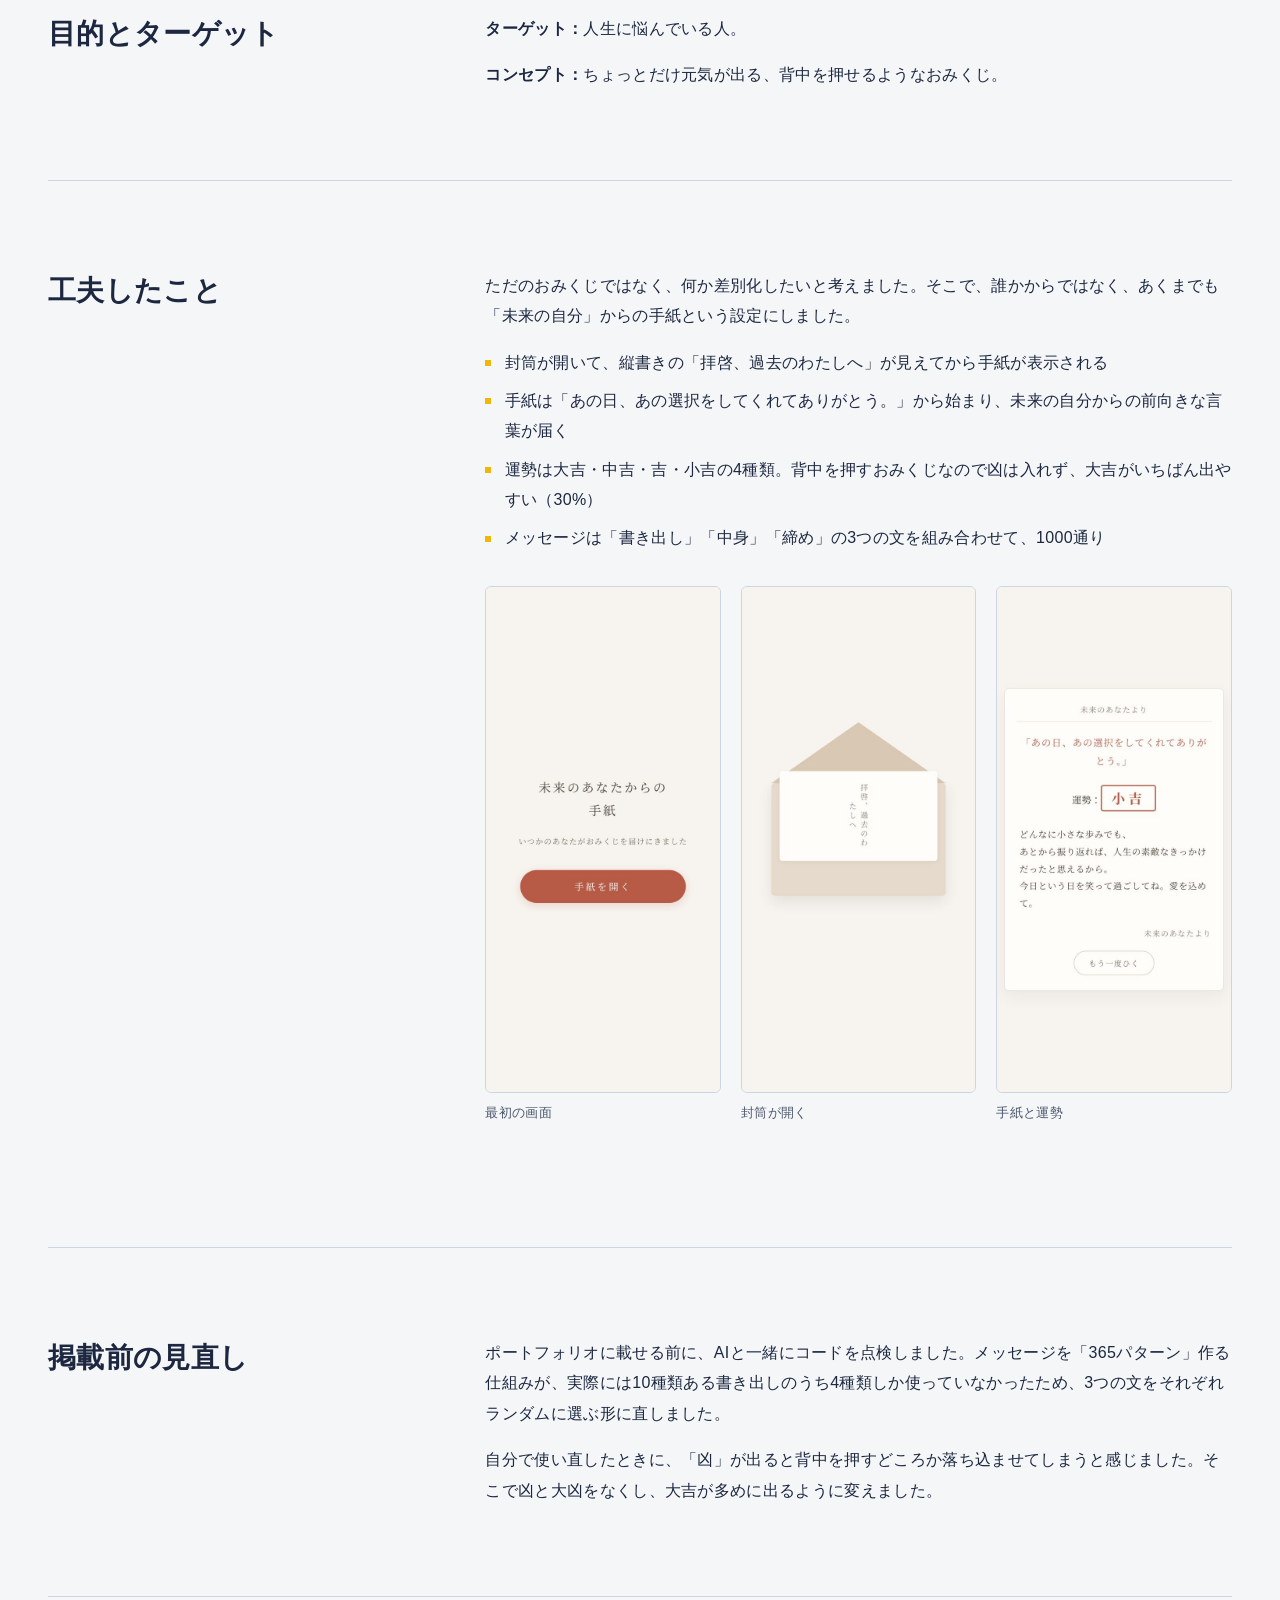
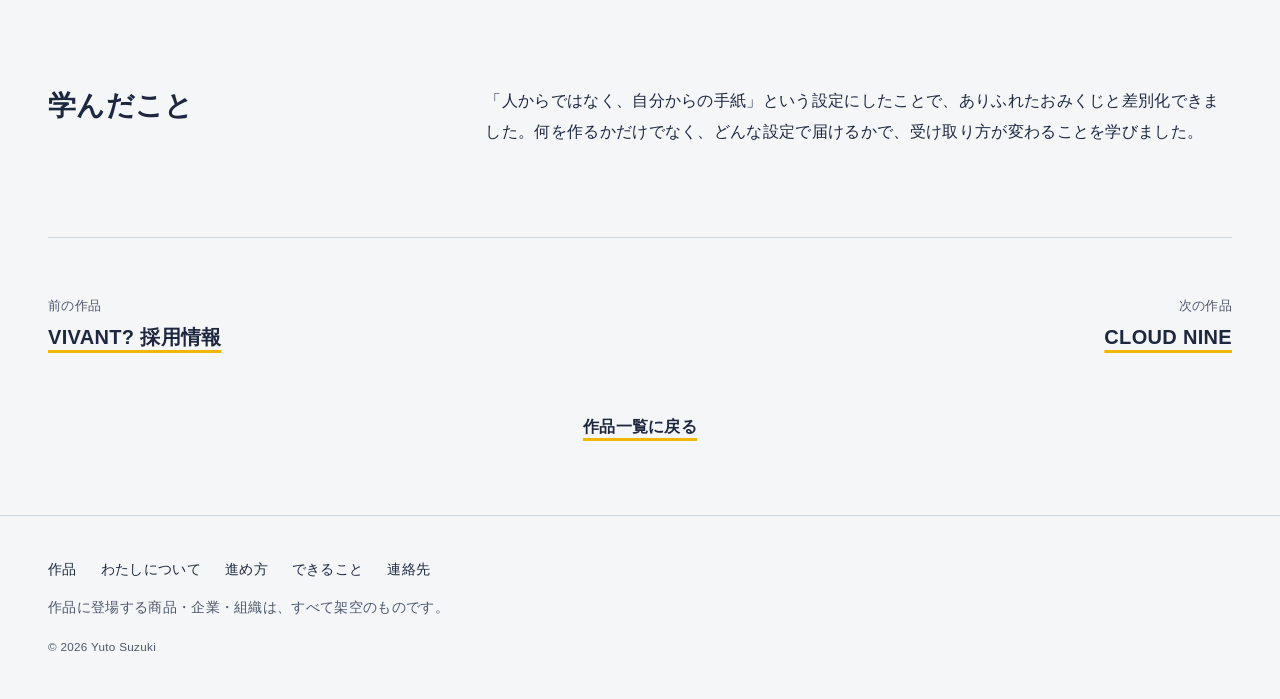
<file: works/omikuji.html>
<!DOCTYPE html>
<html lang="ja">
<head>
<meta charset="UTF-8">
<meta name="viewport" content="width=device-width, initial-scale=1">
<title>未来のあなたからの手紙｜鈴木優斗 ポートフォリオ</title>
<meta name="description" content="未来の自分から届く手紙として、前向きな言葉を受け取れるおみくじアプリ。授業課題です。">
<link rel="canonical" href="https://yutosuzuki-design.github.io/works/omikuji.html">
<meta property="og:type" content="article">
<meta property="og:title" content="未来のあなたからの手紙｜鈴木優斗 ポートフォリオ">
<meta property="og:description" content="未来の自分から届く手紙として、前向きな言葉を受け取れるおみくじアプリ。授業課題です。">
<meta property="og:image" content="https://yutosuzuki-design.github.io/assets/img/works/omikuji.jpg">
<meta name="twitter:card" content="summary_large_image">
<link rel="icon" href="../assets/img/favicon.svg" type="image/svg+xml">
<link rel="preconnect" href="https://fonts.googleapis.com">
<link rel="preconnect" href="https://fonts.gstatic.com" crossorigin>
<link href="https://fonts.googleapis.com/css2?family=Zen+Kaku+Gothic+New:wght@400;500;700&display=swap" rel="stylesheet">
<link rel="stylesheet" href="../assets/css/style.css">
<style>:root { --case-bg: #F1E8DC; --case-fg: #4A4238; }</style>
</head>
<body>

<a class="skip" href="#main">本文へ移動</a>

<header class="site-header site-header--case">
  <div class="container site-header__inner">
    <a class="site-header__name" href="../">鈴木優斗</a>
    <nav aria-label="サイト内リンク">
      <ul class="site-nav">
        <li><a href="../#works">作品</a></li>
        <li><a href="../#about">わたしについて</a></li>
        <li><a href="../#process">進め方</a></li>
        <li><a href="../#skills">できること</a></li>
        <li><a class="site-nav__contact" href="../#contact">連絡先</a></li>
      </ul>
    </nav>
  </div>
</header>

<main id="main">
  <!-- 作品の概要（背景はこの作品の色） -->
  <section class="case-hero" aria-labelledby="case-title">
    <div class="container">
      <p class="breadcrumb"><a href="../#works">作品</a><span>/</span>未来のあなたからの手紙</p>
      <div class="case-hero__grid">
        <div>
          <p class="case-hero__type">おみくじアプリ／授業課題</p>
          <h1 class="case-hero__title" id="case-title">未来のあなたからの手紙</h1>
          <p class="case-hero__lead">人生に悩んでいる人の背中を、少しだけ押すおみくじです。運勢だけでなく、未来の自分から届いた手紙として、前向きな言葉を受け取れるようにしました。</p>
        </div>
        <dl class="case-facts">
          <div><dt>制作</dt><dd>授業課題（1人）</dd></div>
          <div><dt>期間</dt><dd>1日</dd></div>
          <div><dt>担当</dt><dd>企画・内容の考案／実装はAI（Gemini）</dd></div>
          <div><dt>ツール</dt><dd>Gemini</dd></div>
        </dl>
      </div>
      <p class="case-hero__links">
        <a class="button" href="../demo/omikuji/omikuzi.html" target="_blank" rel="noopener">アプリを開く<span class="visually-hidden">（新しいタブで開きます）</span></a>
      </p>
    </div>
  </section>

  <div class="container">
    <figure class="case-cover">
      <img src="../assets/img/works/omikuji.jpg" alt="未来のあなたからの手紙のPC画面とスマホ画面" width="1600" height="1000">
    </figure>

    <section class="case-sec" aria-labelledby="s1">
      <h2 class="case-sec__title" id="s1">目的とターゲット</h2>
      <div class="case-sec__body">
        <p><b>ターゲット：</b>人生に悩んでいる人。</p>
        <p><b>コンセプト：</b>ちょっとだけ元気が出る、背中を押せるようなおみくじ。</p>
      </div>
    </section>
    <section class="case-sec" aria-labelledby="s2">
      <h2 class="case-sec__title" id="s2">工夫したこと</h2>
      <div class="case-sec__body">
        <p>ただのおみくじではなく、何か差別化したいと考えました。そこで、誰かからではなく、あくまでも「未来の自分」からの手紙という設定にしました。</p>
        <ul class="dots">
          <li>封筒が開いて、縦書きの「拝啓、過去のわたしへ」が見えてから手紙が表示される</li>
          <li>手紙は「あの日、あの選択をしてくれてありがとう。」から始まり、未来の自分からの前向きな言葉が届く</li>
          <li>運勢は大吉・中吉・吉・小吉の4種類。背中を押すおみくじなので凶は入れず、大吉がいちばん出やすい（30%）</li>
          <li>メッセージは「書き出し」「中身」「締め」の3つの文を組み合わせて、1000通り</li>
        </ul>
        <div class="shots shots--phone" style="--cols:3">
          <figure>
            <img src="../assets/img/works/omikuji/start-sp.jpg" alt="おみくじの最初の画面" loading="lazy">
            <figcaption>最初の画面</figcaption>
          </figure>
          <figure>
            <img src="../assets/img/works/omikuji/envelope-sp.jpg" alt="封筒が開き、手紙が見える画面" loading="lazy">
            <figcaption>封筒が開く</figcaption>
          </figure>
          <figure>
            <img src="../assets/img/works/omikuji/result-sp.jpg" alt="未来の自分からの手紙と運勢" loading="lazy">
            <figcaption>手紙と運勢</figcaption>
          </figure>
        </div>
      </div>
    </section>
    <section class="case-sec" aria-labelledby="s3">
      <h2 class="case-sec__title" id="s3">掲載前の見直し</h2>
      <div class="case-sec__body">
        <p>ポートフォリオに載せる前に、AIと一緒にコードを点検しました。メッセージを「365パターン」作る仕組みが、実際には10種類ある書き出しのうち4種類しか使っていなかったため、3つの文をそれぞれランダムに選ぶ形に直しました。</p>
        <p>自分で使い直したときに、「凶」が出ると背中を押すどころか落ち込ませてしまうと感じました。そこで凶と大凶をなくし、大吉が多めに出るように変えました。</p>
      </div>
    </section>
    <section class="case-sec" aria-labelledby="s4">
      <h2 class="case-sec__title" id="s4">学んだこと</h2>
      <div class="case-sec__body">
        <p>「人からではなく、自分からの手紙」という設定にしたことで、ありふれたおみくじと差別化できました。何を作るかだけでなく、どんな設定で届けるかで、受け取り方が変わることを学びました。</p>
      </div>
    </section>

    <nav class="case-nav" aria-label="前後の作品">
      <a href="vivant.html"><small>前の作品</small><b>VIVANT? 採用情報</b></a>
      <a class="case-nav__next" href="shisha.html"><small>次の作品</small><b>CLOUD NINE</b></a>
    </nav>
    <p class="case-back"><a class="text-link" href="../#works">作品一覧に戻る</a></p>
  </div>
</main>

<footer class="site-footer">
  <div class="container site-footer__inner">
    <ul class="site-footer__nav">
      <li><a href="../#works">作品</a></li>
      <li><a href="../#about">わたしについて</a></li>
      <li><a href="../#process">進め方</a></li>
      <li><a href="../#skills">できること</a></li>
      <li><a href="../#contact">連絡先</a></li>
    </ul>
    <p class="site-footer__note">作品に登場する商品・企業・組織は、すべて架空のものです。</p>
    <p class="site-footer__copy"><small>&copy; 2026 Yuto Suzuki</small></p>
  </div>
</footer>
</body>
</html>
</file>
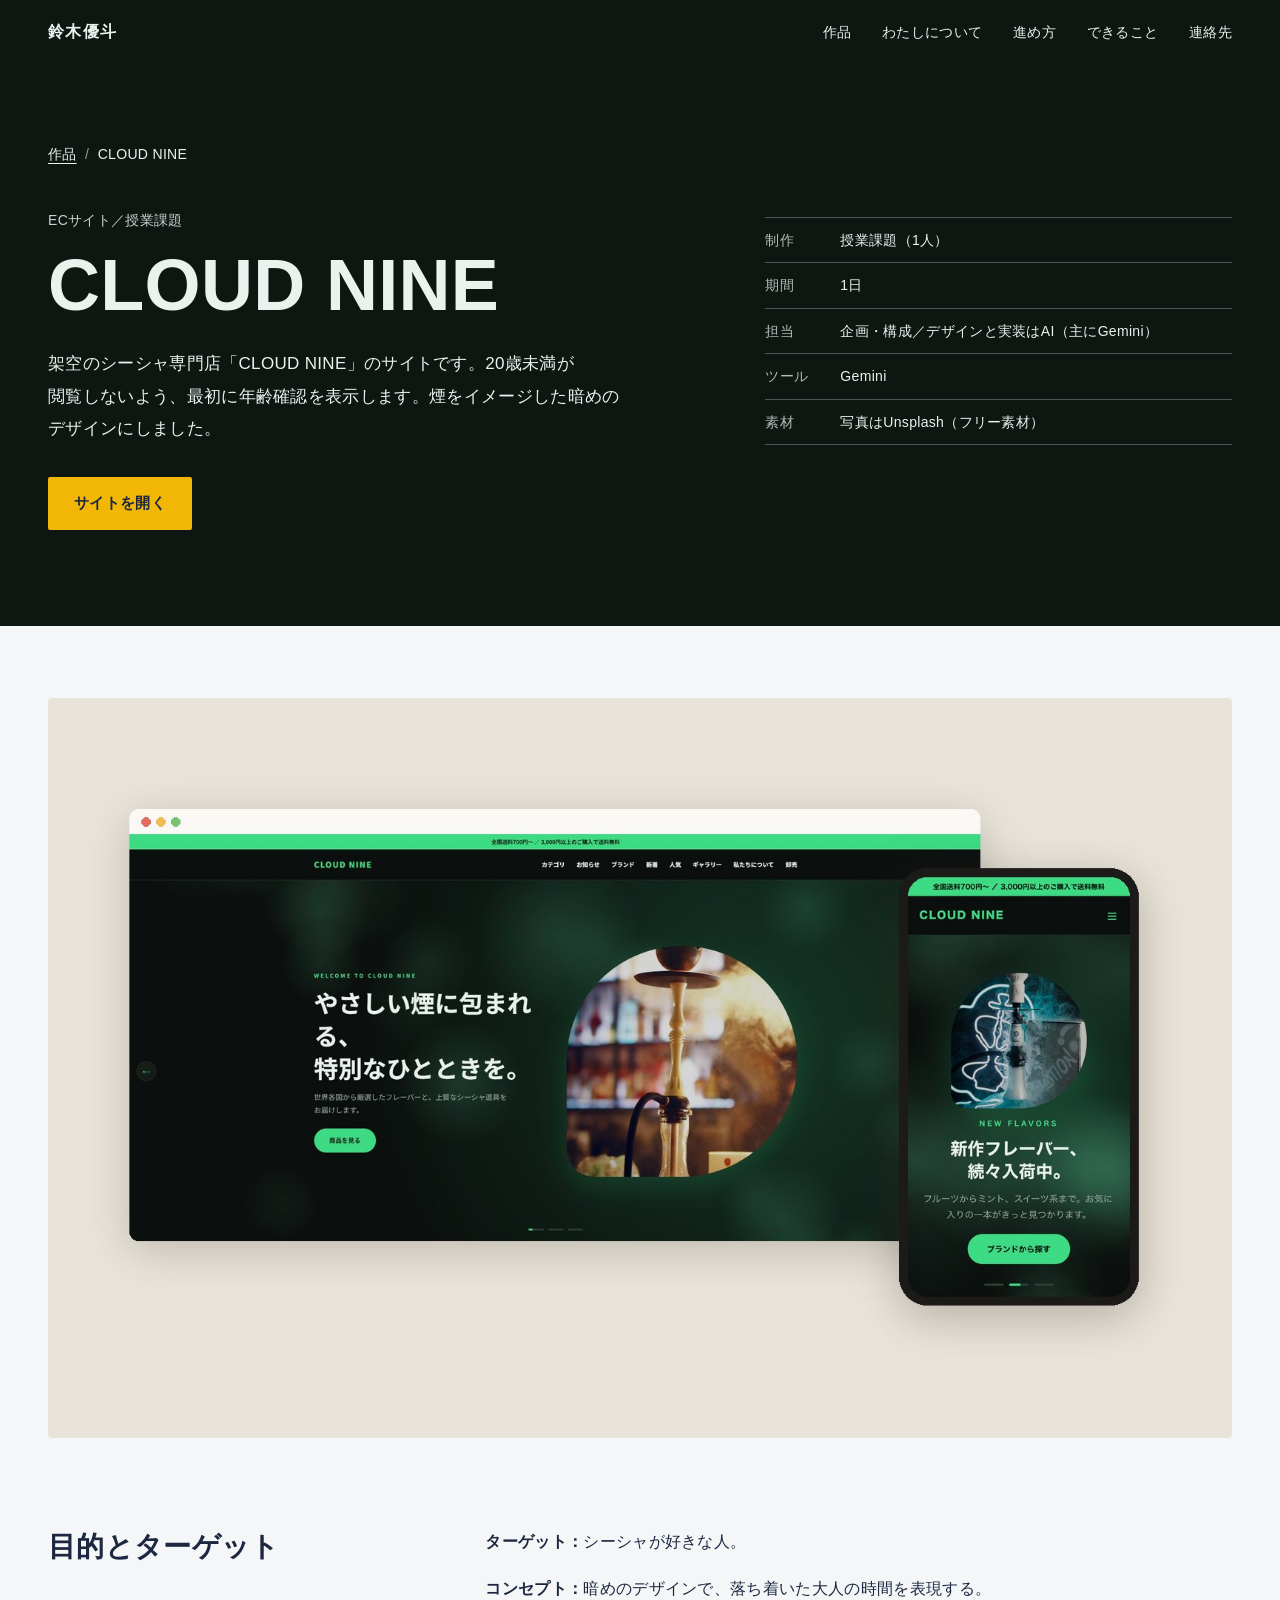
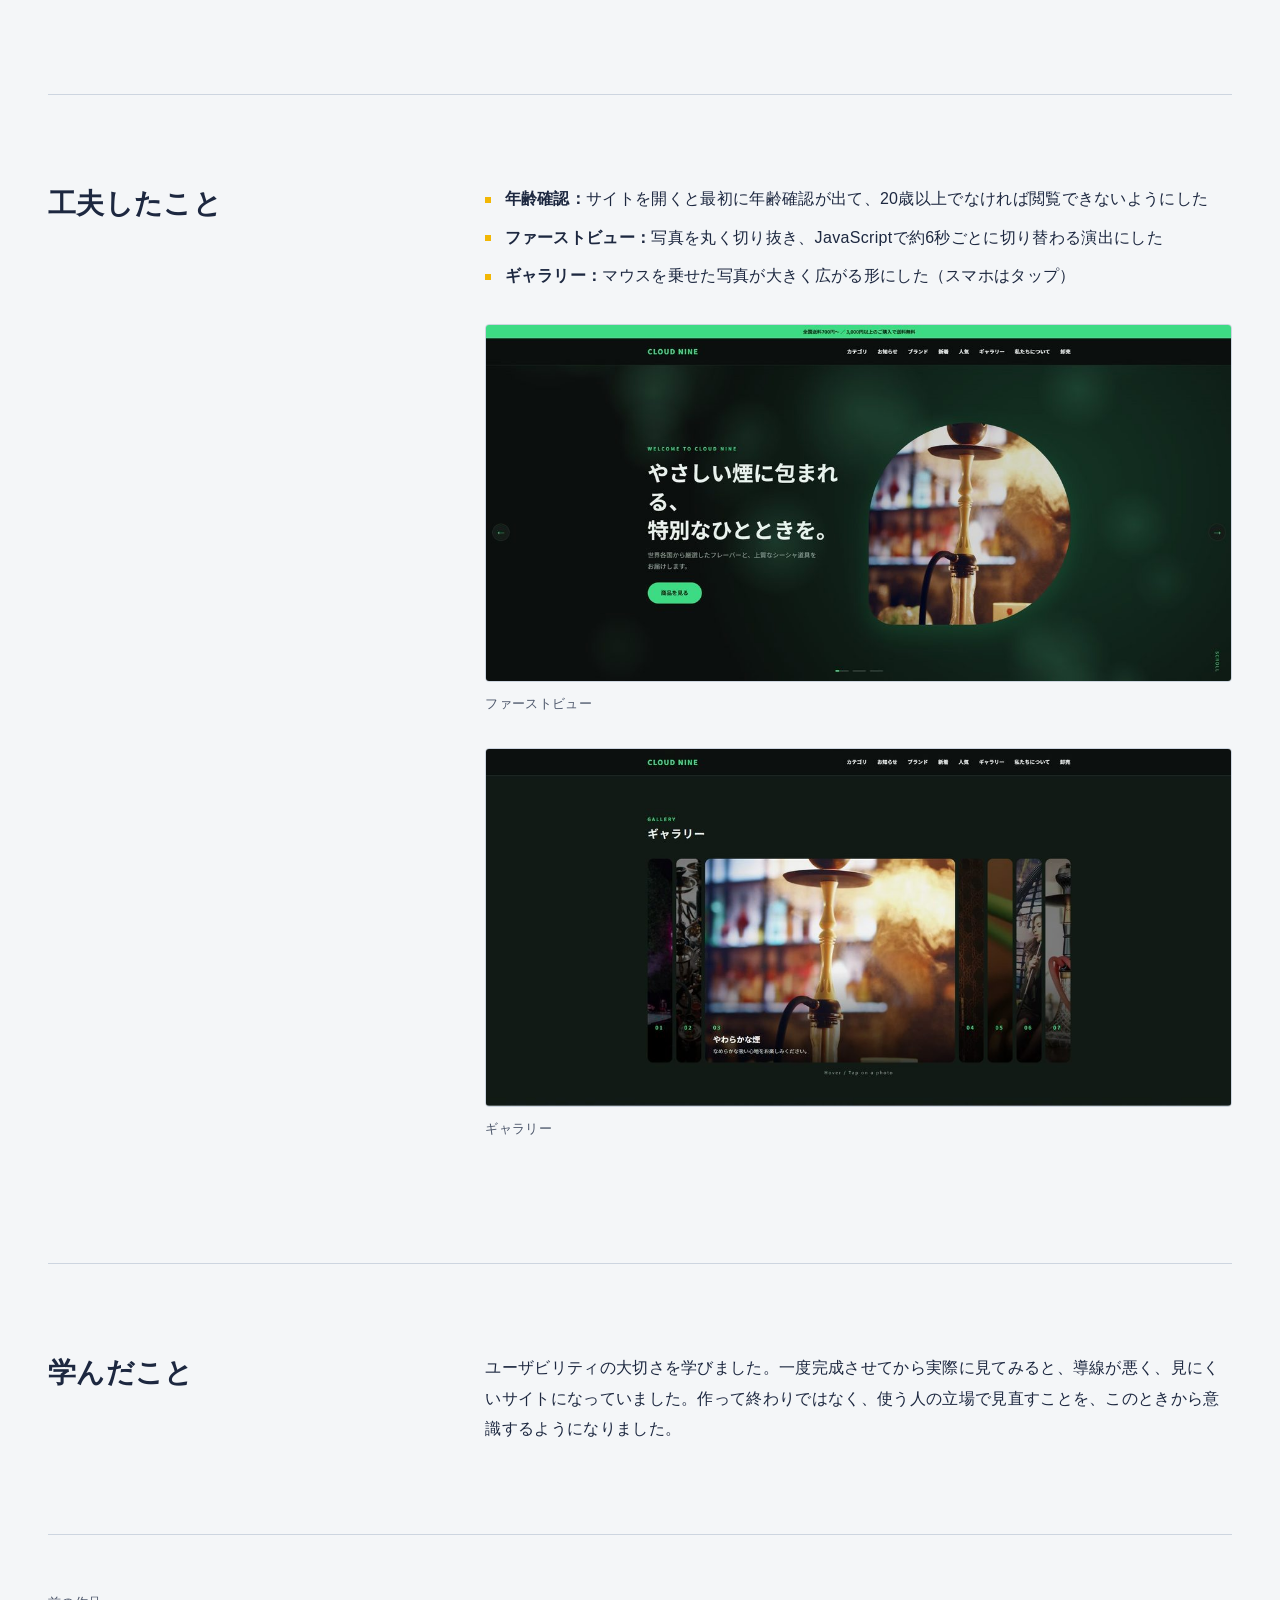
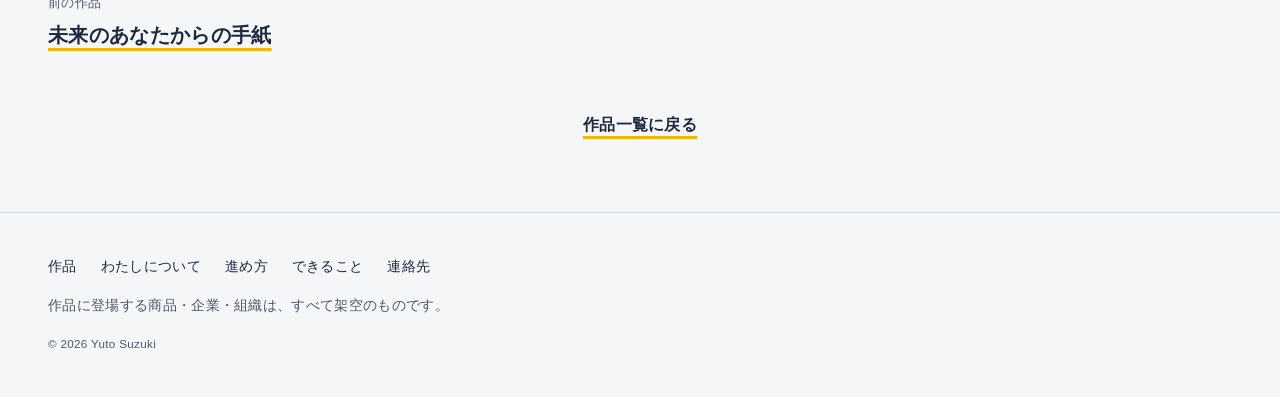
<file: works/shisha.html>
<!DOCTYPE html>
<html lang="ja">
<head>
<meta charset="UTF-8">
<meta name="viewport" content="width=device-width, initial-scale=1">
<title>CLOUD NINE｜鈴木優斗 ポートフォリオ</title>
<meta name="description" content="20歳未満が閲覧しないよう最初に年齢確認を表示する、架空のシーシャ専門店のサイト。授業課題です。">
<link rel="canonical" href="https://yutosuzuki-design.github.io/works/shisha.html">
<meta property="og:type" content="article">
<meta property="og:title" content="CLOUD NINE｜鈴木優斗 ポートフォリオ">
<meta property="og:description" content="20歳未満が閲覧しないよう最初に年齢確認を表示する、架空のシーシャ専門店のサイト。授業課題です。">
<meta property="og:image" content="https://yutosuzuki-design.github.io/assets/img/works/shisha.jpg">
<meta name="twitter:card" content="summary_large_image">
<link rel="icon" href="../assets/img/favicon.svg" type="image/svg+xml">
<link rel="preconnect" href="https://fonts.googleapis.com">
<link rel="preconnect" href="https://fonts.gstatic.com" crossorigin>
<link href="https://fonts.googleapis.com/css2?family=Zen+Kaku+Gothic+New:wght@400;500;700&display=swap" rel="stylesheet">
<link rel="stylesheet" href="../assets/css/style.css">
<style>:root { --case-bg: #0E1612; --case-fg: #E9F2ED; }</style>
</head>
<body>

<a class="skip" href="#main">本文へ移動</a>

<header class="site-header site-header--case">
  <div class="container site-header__inner">
    <a class="site-header__name" href="../">鈴木優斗</a>
    <nav aria-label="サイト内リンク">
      <ul class="site-nav">
        <li><a href="../#works">作品</a></li>
        <li><a href="../#about">わたしについて</a></li>
        <li><a href="../#process">進め方</a></li>
        <li><a href="../#skills">できること</a></li>
        <li><a class="site-nav__contact" href="../#contact">連絡先</a></li>
      </ul>
    </nav>
  </div>
</header>

<main id="main">
  <!-- 作品の概要（背景はこの作品の色） -->
  <section class="case-hero" aria-labelledby="case-title">
    <div class="container">
      <p class="breadcrumb"><a href="../#works">作品</a><span>/</span>CLOUD NINE</p>
      <div class="case-hero__grid">
        <div>
          <p class="case-hero__type">ECサイト／授業課題</p>
          <h1 class="case-hero__title" id="case-title">CLOUD NINE</h1>
          <p class="case-hero__lead">架空のシーシャ専門店「CLOUD NINE」のサイトです。20歳未満が閲覧しないよう、最初に年齢確認を表示します。煙をイメージした暗めのデザインにしました。</p>
        </div>
        <dl class="case-facts">
          <div><dt>制作</dt><dd>授業課題（1人）</dd></div>
          <div><dt>期間</dt><dd>1日</dd></div>
          <div><dt>担当</dt><dd>企画・構成／デザインと実装はAI（主にGemini）</dd></div>
          <div><dt>ツール</dt><dd>Gemini</dd></div>
          <div><dt>素材</dt><dd>写真はUnsplash（フリー素材）</dd></div>
        </dl>
      </div>
      <p class="case-hero__links">
        <a class="button" href="../demo/shisha/sisya.html" target="_blank" rel="noopener">サイトを開く<span class="visually-hidden">（新しいタブで開きます）</span></a>
      </p>
    </div>
  </section>

  <div class="container">
    <figure class="case-cover">
      <img src="../assets/img/works/shisha.jpg" alt="CLOUD NINEのPC画面とスマホ画面" width="1600" height="1000">
    </figure>

    <section class="case-sec" aria-labelledby="s1">
      <h2 class="case-sec__title" id="s1">目的とターゲット</h2>
      <div class="case-sec__body">
        <p><b>ターゲット：</b>シーシャが好きな人。</p>
        <p><b>コンセプト：</b>暗めのデザインで、落ち着いた大人の時間を表現する。</p>
      </div>
    </section>
    <section class="case-sec" aria-labelledby="s2">
      <h2 class="case-sec__title" id="s2">工夫したこと</h2>
      <div class="case-sec__body">
        <ul class="dots">
          <li><b>年齢確認：</b>サイトを開くと最初に年齢確認が出て、20歳以上でなければ閲覧できないようにした</li>
          <li><b>ファーストビュー：</b>写真を丸く切り抜き、JavaScriptで約6秒ごとに切り替わる演出にした</li>
          <li><b>ギャラリー：</b>マウスを乗せた写真が大きく広がる形にした（スマホはタップ）</li>
        </ul>
        <figure class="shot">
          <img src="../assets/img/works/shisha/fv-pc.jpg" alt="CLOUD NINEのファーストビュー。丸く切り抜いたシーシャの写真" loading="lazy">
          <figcaption>ファーストビュー</figcaption>
        </figure>
        <figure class="shot">
          <img src="../assets/img/works/shisha/gallery-pc.jpg" alt="マウスを乗せた写真が広がるギャラリー" loading="lazy">
          <figcaption>ギャラリー</figcaption>
        </figure>
      </div>
    </section>
    <section class="case-sec" aria-labelledby="s3">
      <h2 class="case-sec__title" id="s3">学んだこと</h2>
      <div class="case-sec__body">
        <p>ユーザビリティの大切さを学びました。一度完成させてから実際に見てみると、導線が悪く、見にくいサイトになっていました。作って終わりではなく、使う人の立場で見直すことを、このときから意識するようになりました。</p>
      </div>
    </section>

    <nav class="case-nav" aria-label="前後の作品">
      <a href="omikuji.html"><small>前の作品</small><b>未来のあなたからの手紙</b></a>
      <span></span>
    </nav>
    <p class="case-back"><a class="text-link" href="../#works">作品一覧に戻る</a></p>
  </div>
</main>

<footer class="site-footer">
  <div class="container site-footer__inner">
    <ul class="site-footer__nav">
      <li><a href="../#works">作品</a></li>
      <li><a href="../#about">わたしについて</a></li>
      <li><a href="../#process">進め方</a></li>
      <li><a href="../#skills">できること</a></li>
      <li><a href="../#contact">連絡先</a></li>
    </ul>
    <p class="site-footer__note">作品に登場する商品・企業・組織は、すべて架空のものです。</p>
    <p class="site-footer__copy"><small>&copy; 2026 Yuto Suzuki</small></p>
  </div>
</footer>
</body>
</html>
</file>
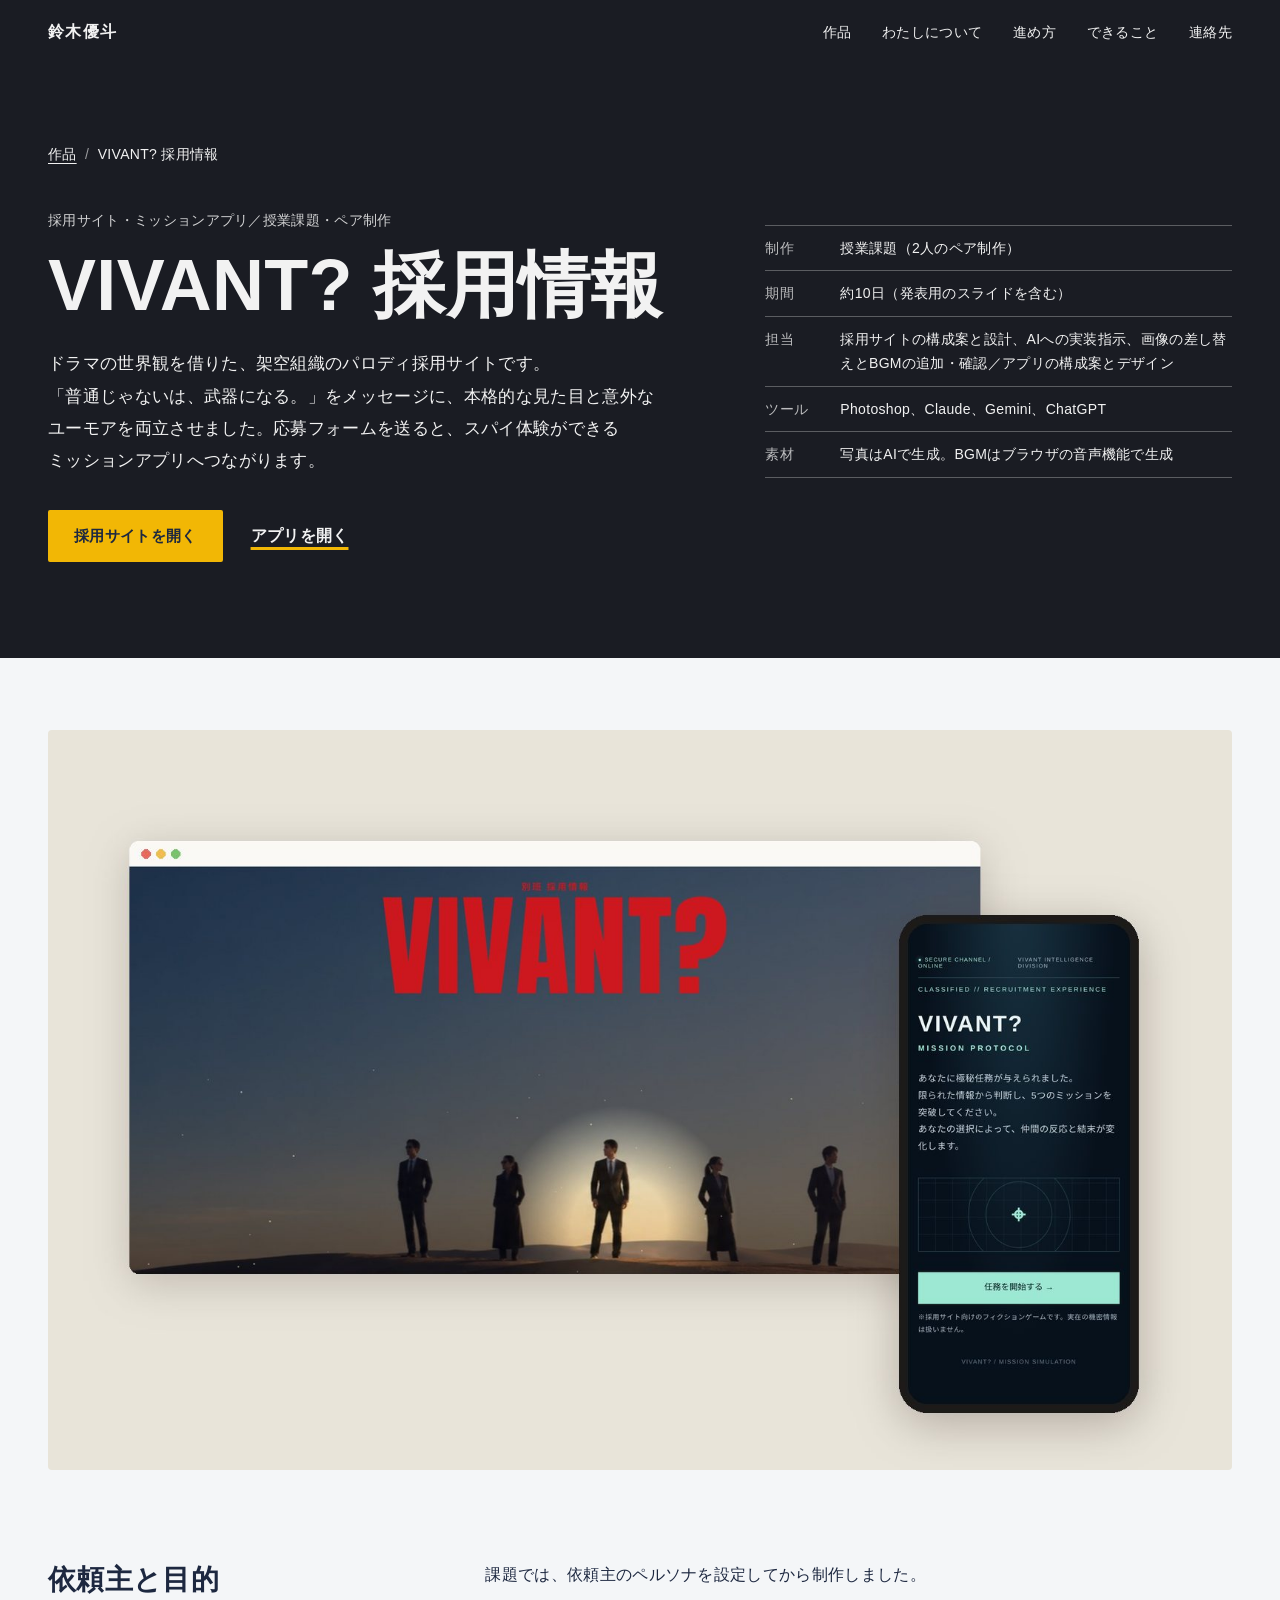
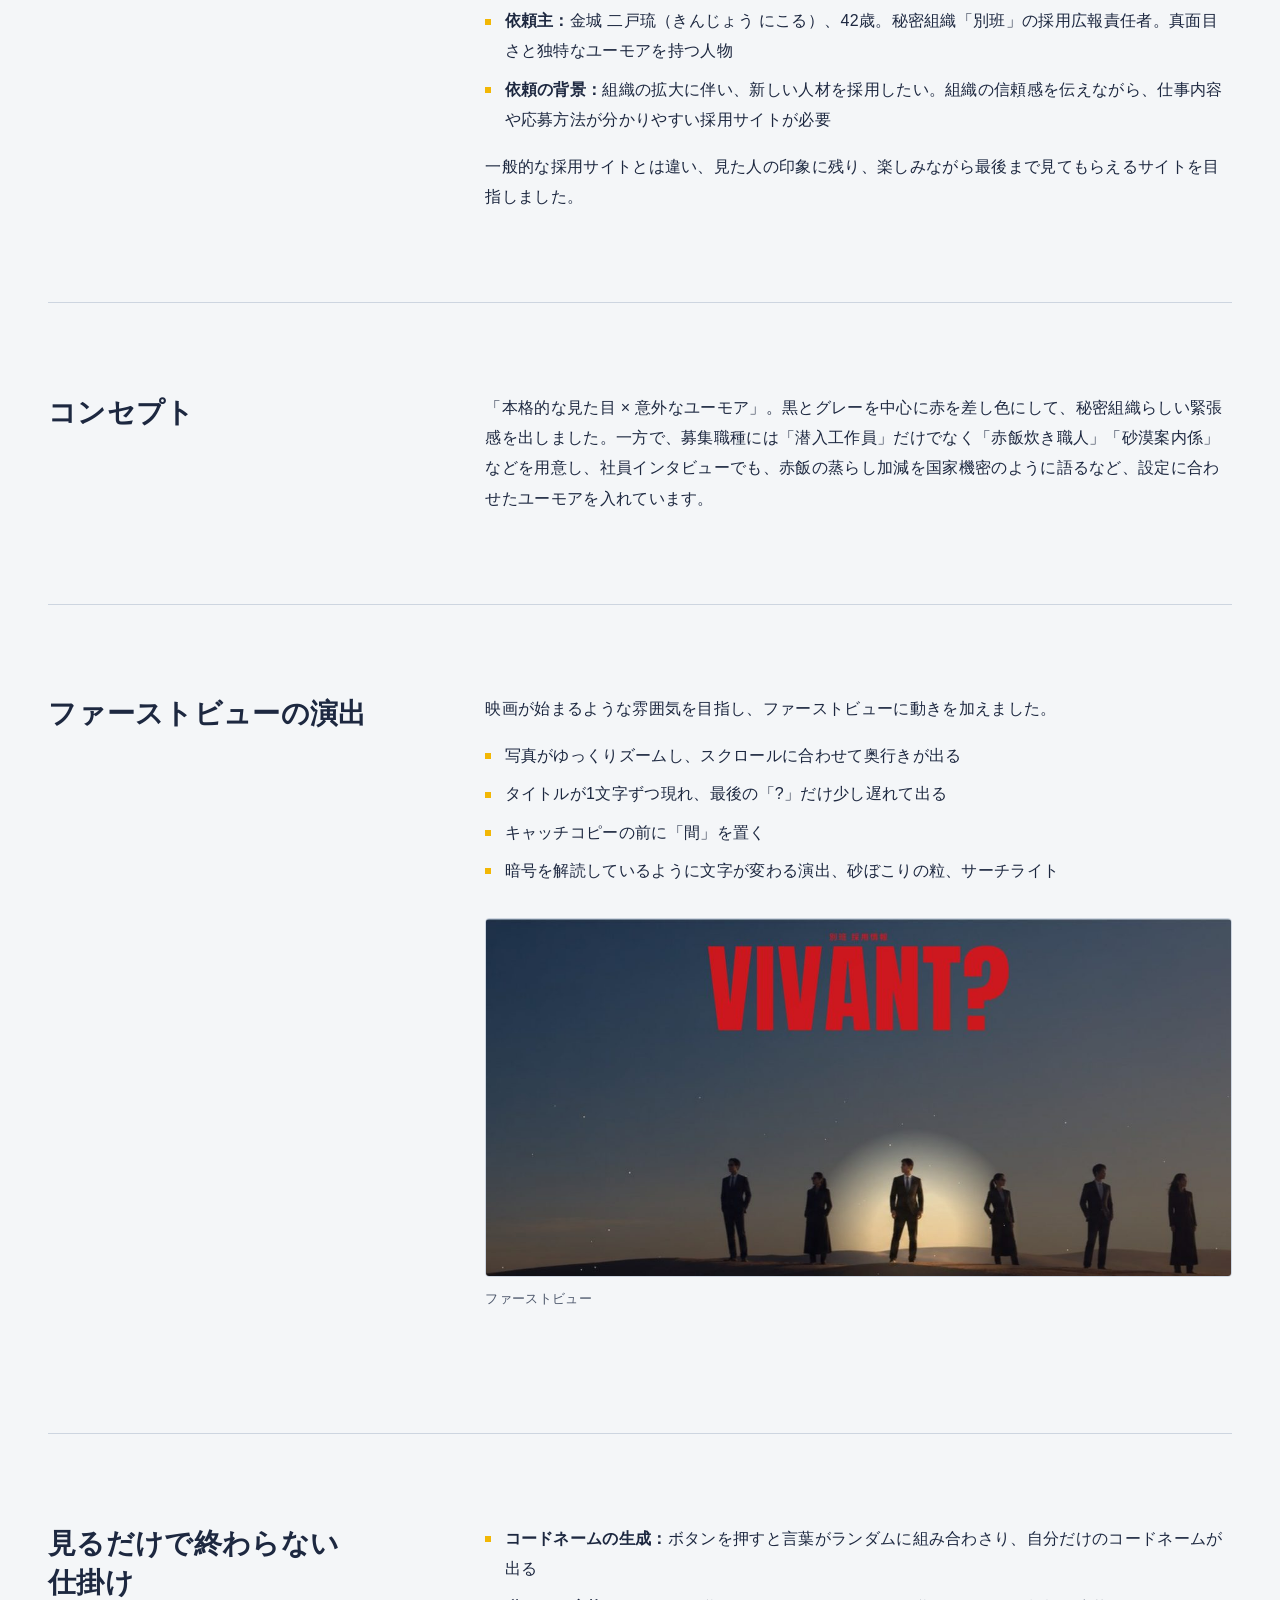
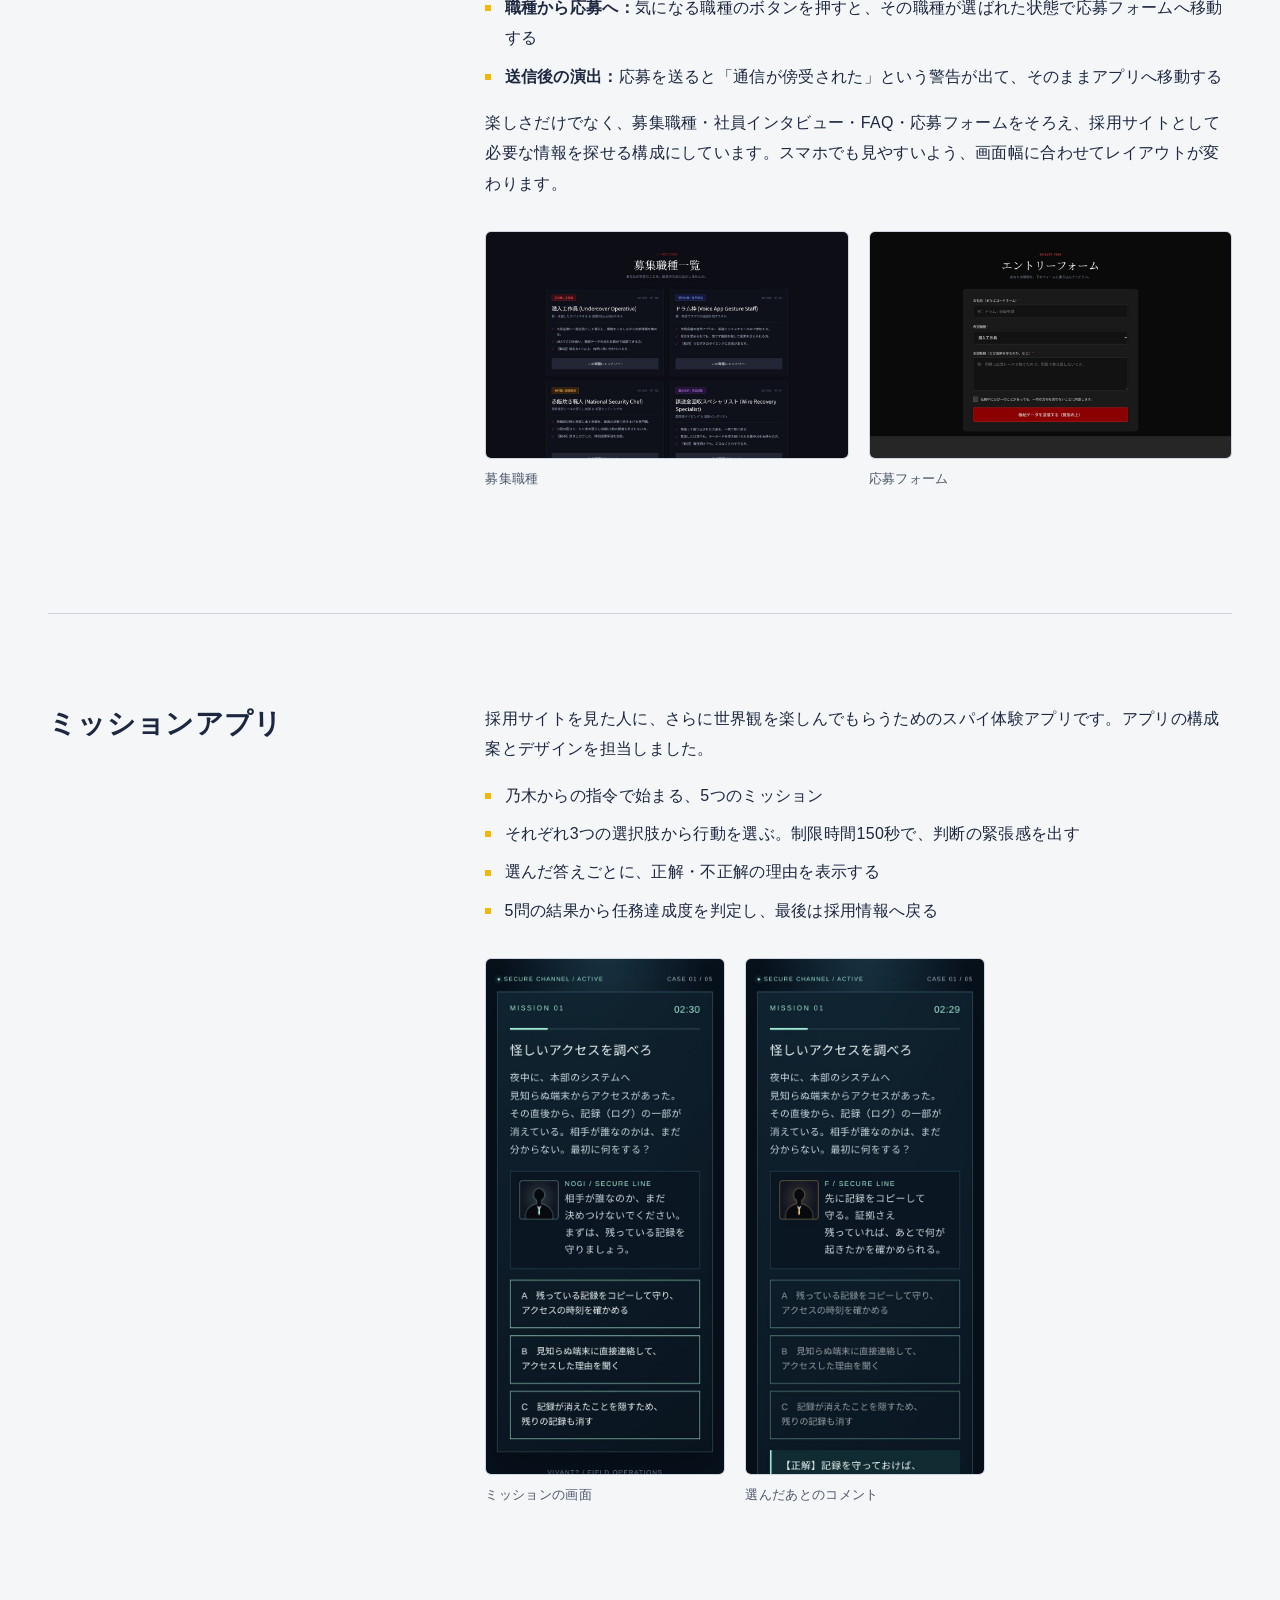
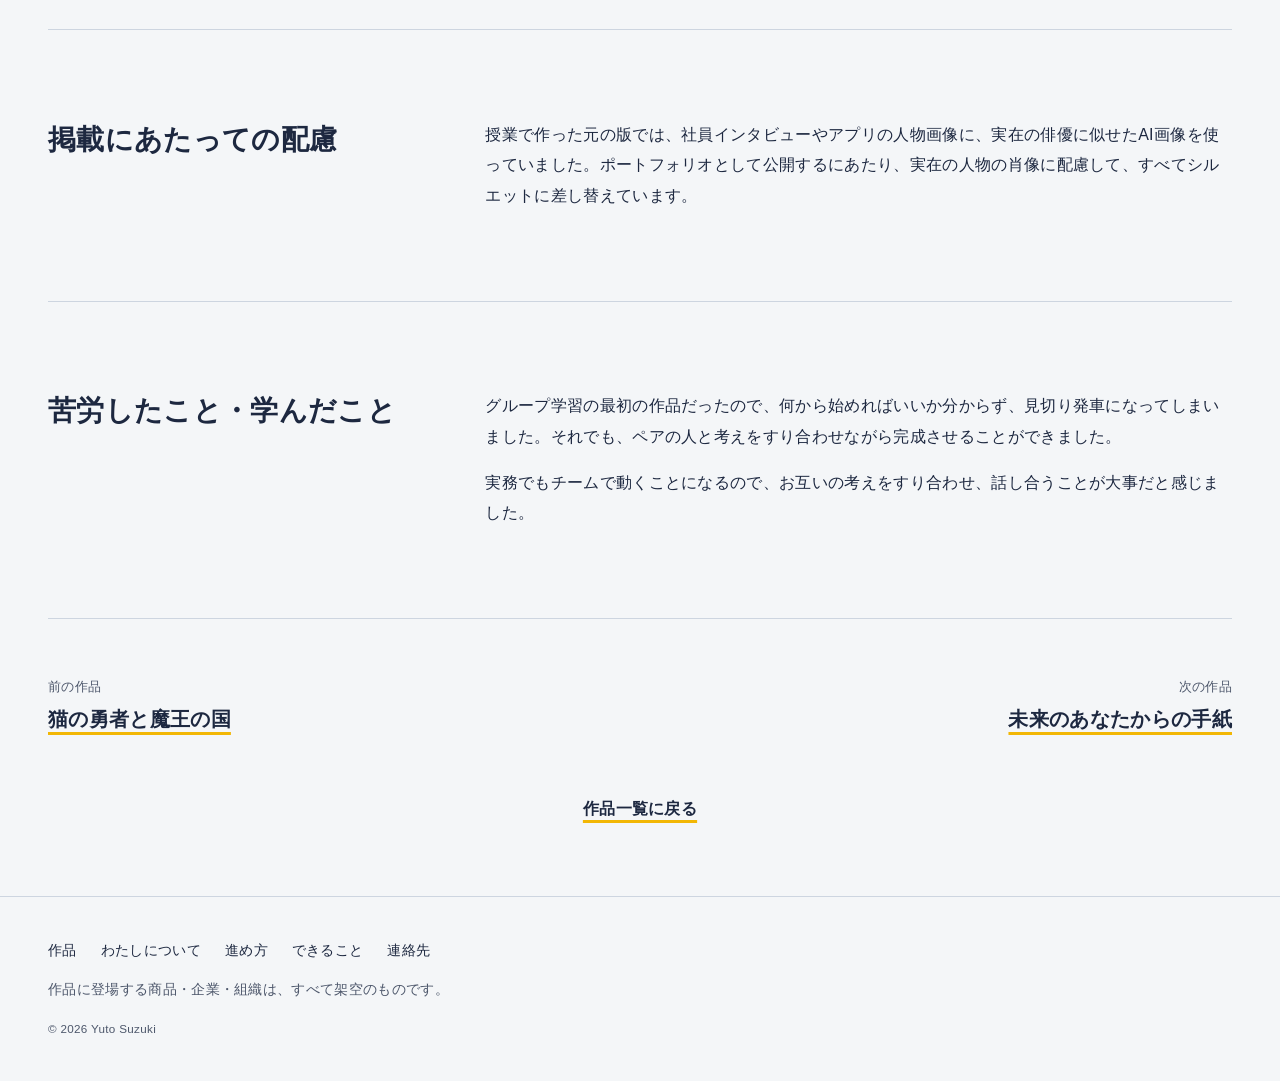
<file: works/vivant.html>
<!DOCTYPE html>
<html lang="ja">
<head>
<meta charset="UTF-8">
<meta name="viewport" content="width=device-width, initial-scale=1">
<title>VIVANT? 採用情報｜鈴木優斗 ポートフォリオ</title>
<meta name="description" content="ドラマの世界観を借りた架空組織のパロディ採用サイトと、スパイ体験ができるミッションアプリ。授業課題のペア制作です。">
<link rel="canonical" href="https://yutosuzuki-design.github.io/works/vivant.html">
<meta property="og:type" content="article">
<meta property="og:title" content="VIVANT? 採用情報｜鈴木優斗 ポートフォリオ">
<meta property="og:description" content="ドラマの世界観を借りた架空組織のパロディ採用サイトと、スパイ体験ができるミッションアプリ。授業課題のペア制作です。">
<meta property="og:image" content="https://yutosuzuki-design.github.io/assets/img/works/vivant.jpg">
<meta name="twitter:card" content="summary_large_image">
<link rel="icon" href="../assets/img/favicon.svg" type="image/svg+xml">
<link rel="preconnect" href="https://fonts.googleapis.com">
<link rel="preconnect" href="https://fonts.gstatic.com" crossorigin>
<link href="https://fonts.googleapis.com/css2?family=Zen+Kaku+Gothic+New:wght@400;500;700&display=swap" rel="stylesheet">
<link rel="stylesheet" href="../assets/css/style.css">
<style>:root { --case-bg: #1A1C23; --case-fg: #F2F2F2; }</style>
</head>
<body>

<a class="skip" href="#main">本文へ移動</a>

<header class="site-header site-header--case">
  <div class="container site-header__inner">
    <a class="site-header__name" href="../">鈴木優斗</a>
    <nav aria-label="サイト内リンク">
      <ul class="site-nav">
        <li><a href="../#works">作品</a></li>
        <li><a href="../#about">わたしについて</a></li>
        <li><a href="../#process">進め方</a></li>
        <li><a href="../#skills">できること</a></li>
        <li><a class="site-nav__contact" href="../#contact">連絡先</a></li>
      </ul>
    </nav>
  </div>
</header>

<main id="main">
  <!-- 作品の概要（背景はこの作品の色） -->
  <section class="case-hero" aria-labelledby="case-title">
    <div class="container">
      <p class="breadcrumb"><a href="../#works">作品</a><span>/</span>VIVANT? 採用情報</p>
      <div class="case-hero__grid">
        <div>
          <p class="case-hero__type">採用サイト・ミッションアプリ／授業課題・ペア制作</p>
          <h1 class="case-hero__title" id="case-title">VIVANT? 採用情報</h1>
          <p class="case-hero__lead">ドラマの世界観を借りた、架空組織のパロディ採用サイトです。「普通じゃないは、武器になる。」をメッセージに、本格的な見た目と意外なユーモアを両立させました。応募フォームを送ると、スパイ体験ができるミッションアプリへつながります。</p>
        </div>
        <dl class="case-facts">
          <div><dt>制作</dt><dd>授業課題（2人のペア制作）</dd></div>
          <div><dt>期間</dt><dd>約10日（発表用のスライドを含む）</dd></div>
          <div><dt>担当</dt><dd>採用サイトの構成案と設計、AIへの実装指示、画像の差し替えとBGMの追加・確認／アプリの構成案とデザイン</dd></div>
          <div><dt>ツール</dt><dd>Photoshop、Claude、Gemini、ChatGPT</dd></div>
          <div><dt>素材</dt><dd>写真はAIで生成。BGMはブラウザの音声機能で生成</dd></div>
        </dl>
      </div>
      <p class="case-hero__links">
        <a class="button" href="../demo/vivant/recruit.html" target="_blank" rel="noopener">採用サイトを開く<span class="visually-hidden">（新しいタブで開きます）</span></a>
        <a class="text-link" href="../demo/vivant/vivant-mission.html" target="_blank" rel="noopener">アプリを開く<span class="visually-hidden">（新しいタブで開きます）</span></a>
      </p>
    </div>
  </section>

  <div class="container">
    <figure class="case-cover">
      <img src="../assets/img/works/vivant.jpg" alt="VIVANT? 採用情報のPC画面とスマホ画面" width="1600" height="1000">
    </figure>

    <section class="case-sec" aria-labelledby="s1">
      <h2 class="case-sec__title" id="s1">依頼主と目的</h2>
      <div class="case-sec__body">
        <p>課題では、依頼主のペルソナを設定してから制作しました。</p>
        <ul class="dots">
          <li><b>依頼主：</b>金城 二戸琉（きんじょう にこる）、42歳。秘密組織「別班」の採用広報責任者。真面目さと独特なユーモアを持つ人物</li>
          <li><b>依頼の背景：</b>組織の拡大に伴い、新しい人材を採用したい。組織の信頼感を伝えながら、仕事内容や応募方法が分かりやすい採用サイトが必要</li>
        </ul>
        <p>一般的な採用サイトとは違い、見た人の印象に残り、楽しみながら最後まで見てもらえるサイトを目指しました。</p>
      </div>
    </section>
    <section class="case-sec" aria-labelledby="s2">
      <h2 class="case-sec__title" id="s2">コンセプト</h2>
      <div class="case-sec__body">
        <p>「本格的な見た目 × 意外なユーモア」。黒とグレーを中心に赤を差し色にして、秘密組織らしい緊張感を出しました。一方で、募集職種には「潜入工作員」だけでなく「赤飯炊き職人」「砂漠案内係」などを用意し、社員インタビューでも、赤飯の蒸らし加減を国家機密のように語るなど、設定に合わせたユーモアを入れています。</p>
      </div>
    </section>
    <section class="case-sec" aria-labelledby="s3">
      <h2 class="case-sec__title" id="s3">ファーストビューの演出</h2>
      <div class="case-sec__body">
        <p>映画が始まるような雰囲気を目指し、ファーストビューに動きを加えました。</p>
        <ul class="dots">
          <li>写真がゆっくりズームし、スクロールに合わせて奥行きが出る</li>
          <li>タイトルが1文字ずつ現れ、最後の「?」だけ少し遅れて出る</li>
          <li>キャッチコピーの前に「間」を置く</li>
          <li>暗号を解読しているように文字が変わる演出、砂ぼこりの粒、サーチライト</li>
        </ul>
        <figure class="shot">
          <img src="../assets/img/works/vivant/fv-pc.jpg" alt="採用サイトのファーストビュー。砂漠に立つ6人のシルエットと、赤いタイトル" loading="lazy">
          <figcaption>ファーストビュー</figcaption>
        </figure>
      </div>
    </section>
    <section class="case-sec" aria-labelledby="s4">
      <h2 class="case-sec__title" id="s4">見るだけで終わらない仕掛け</h2>
      <div class="case-sec__body">
        <ul class="dots">
          <li><b>コードネームの生成：</b>ボタンを押すと言葉がランダムに組み合わさり、自分だけのコードネームが出る</li>
          <li><b>職種から応募へ：</b>気になる職種のボタンを押すと、その職種が選ばれた状態で応募フォームへ移動する</li>
          <li><b>送信後の演出：</b>応募を送ると「通信が傍受された」という警告が出て、そのままアプリへ移動する</li>
        </ul>
        <p>楽しさだけでなく、募集職種・社員インタビュー・FAQ・応募フォームをそろえ、採用サイトとして必要な情報を探せる構成にしています。スマホでも見やすいよう、画面幅に合わせてレイアウトが変わります。</p>
        <div class="shots" style="--cols:2">
          <figure>
            <img src="../assets/img/works/vivant/jobs-pc.jpg" alt="募集職種一覧" loading="lazy">
            <figcaption>募集職種</figcaption>
          </figure>
          <figure>
            <img src="../assets/img/works/vivant/entry-pc.jpg" alt="応募フォーム" loading="lazy">
            <figcaption>応募フォーム</figcaption>
          </figure>
        </div>
      </div>
    </section>
    <section class="case-sec" aria-labelledby="s5">
      <h2 class="case-sec__title" id="s5">ミッションアプリ</h2>
      <div class="case-sec__body">
        <p>採用サイトを見た人に、さらに世界観を楽しんでもらうためのスパイ体験アプリです。アプリの構成案とデザインを担当しました。</p>
        <ul class="dots">
          <li>乃木からの指令で始まる、5つのミッション</li>
          <li>それぞれ3つの選択肢から行動を選ぶ。制限時間150秒で、判断の緊張感を出す</li>
          <li>選んだ答えごとに、正解・不正解の理由を表示する</li>
          <li>5問の結果から任務達成度を判定し、最後は採用情報へ戻る</li>
        </ul>
        <div class="shots shots--phone" style="--cols:2">
          <figure>
            <img src="../assets/img/works/vivant/mission-q-sp.jpg" alt="ミッションアプリの問題画面" loading="lazy">
            <figcaption>ミッションの画面</figcaption>
          </figure>
          <figure>
            <img src="../assets/img/works/vivant/mission-fb-sp.jpg" alt="選択後に表示されるFのコメント" loading="lazy">
            <figcaption>選んだあとのコメント</figcaption>
          </figure>
        </div>
      </div>
    </section>
    <section class="case-sec" aria-labelledby="s6">
      <h2 class="case-sec__title" id="s6">掲載にあたっての配慮</h2>
      <div class="case-sec__body">
        <p>授業で作った元の版では、社員インタビューやアプリの人物画像に、実在の俳優に似せたAI画像を使っていました。ポートフォリオとして公開するにあたり、実在の人物の肖像に配慮して、すべてシルエットに差し替えています。</p>
      </div>
    </section>
    <section class="case-sec" aria-labelledby="s7">
      <h2 class="case-sec__title" id="s7">苦労したこと・学んだこと</h2>
      <div class="case-sec__body">
        <p>グループ学習の最初の作品だったので、何から始めればいいか分からず、見切り発車になってしまいました。それでも、ペアの人と考えをすり合わせながら完成させることができました。</p>
        <p>実務でもチームで動くことになるので、お互いの考えをすり合わせ、話し合うことが大事だと感じました。</p>
      </div>
    </section>

    <nav class="case-nav" aria-label="前後の作品">
      <a href="neko.html"><small>前の作品</small><b>猫の勇者と魔王の国</b></a>
      <a class="case-nav__next" href="omikuji.html"><small>次の作品</small><b>未来のあなたからの手紙</b></a>
    </nav>
    <p class="case-back"><a class="text-link" href="../#works">作品一覧に戻る</a></p>
  </div>
</main>

<footer class="site-footer">
  <div class="container site-footer__inner">
    <ul class="site-footer__nav">
      <li><a href="../#works">作品</a></li>
      <li><a href="../#about">わたしについて</a></li>
      <li><a href="../#process">進め方</a></li>
      <li><a href="../#skills">できること</a></li>
      <li><a href="../#contact">連絡先</a></li>
    </ul>
    <p class="site-footer__note">作品に登場する商品・企業・組織は、すべて架空のものです。</p>
    <p class="site-footer__copy"><small>&copy; 2026 Yuto Suzuki</small></p>
  </div>
</footer>
</body>
</html>
</file>
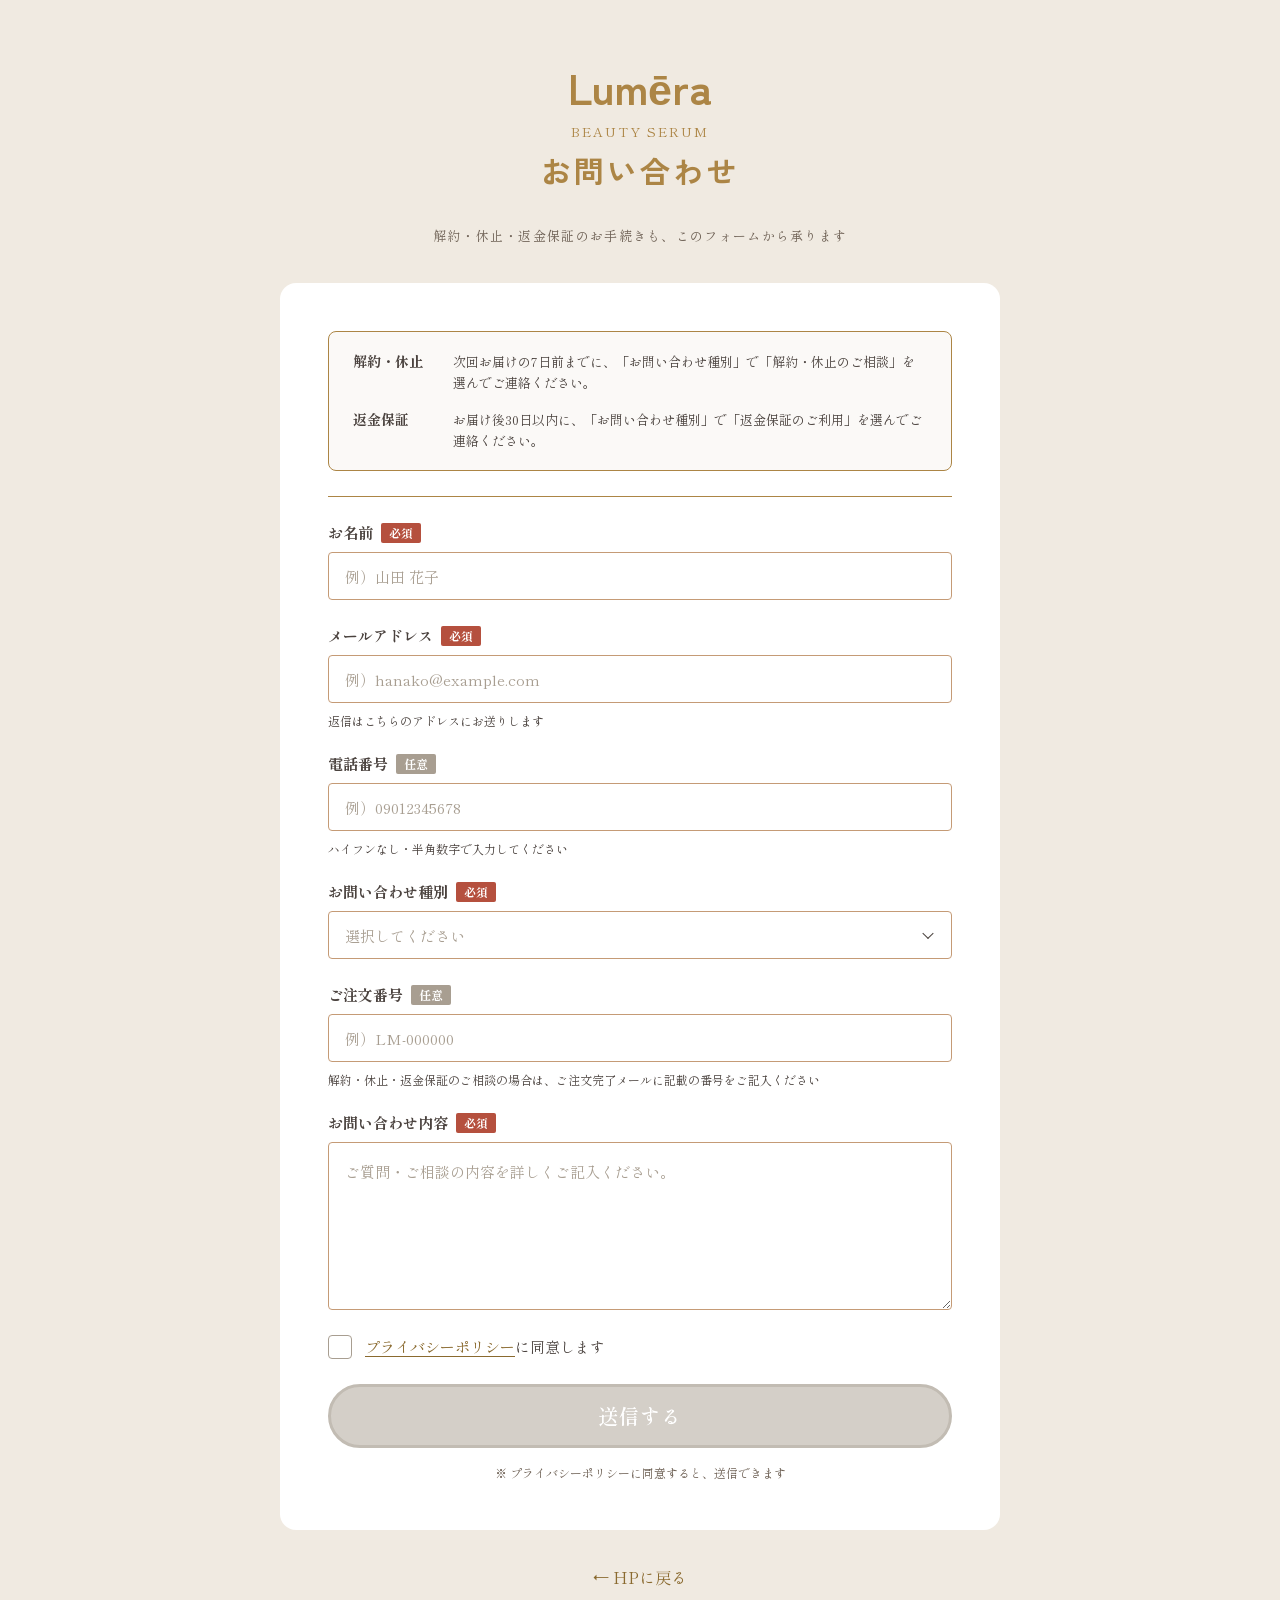
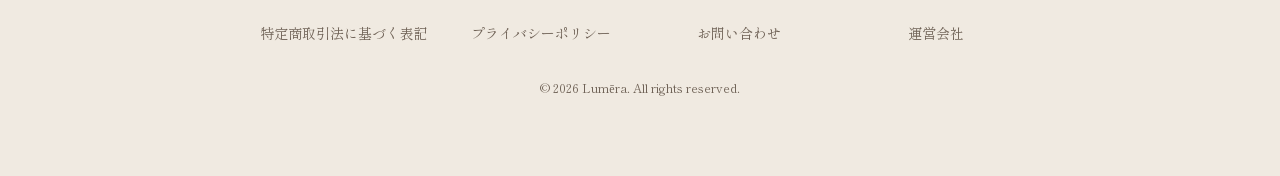
<file: demo/lumera/contact.html>
<!DOCTYPE html>
<html lang="ja">
<head>
<meta charset="utf-8">
<meta name="viewport" content="width=device-width,initial-scale=1">
<meta name="robots" content="noindex,nofollow">
<title>お問い合わせ｜Lumēra セラム</title>
<link rel="icon" href="assets/img/favicon.svg" type="image/svg+xml">
<link rel="stylesheet" href="assets/css/base.css">
<link rel="stylesheet" href="assets/css/components.css">
<link rel="stylesheet" href="assets/css/form.css">
</head>
<body class="is-form">
<div class="page">
<header class="form-header">
  <a class="form-header__logo" href="index.html" aria-label="Lumēra トップへ"><span class="form-header__brand">Lumēra</span><span class="form-header__sub">BEAUTY SERUM</span></a>
  <h1 class="form-header__title">お問い合わせ</h1>
  <p class="form-header__lead">解約・休止・返金保証のお手続きも、このフォームから承ります</p>
</header>
<main id="main" class="form-page">
  <div class="form-card form-card--contact">
    <dl class="info-box">
      <div><dt>解約・休止</dt><dd>次回お届けの7日前までに、「お問い合わせ種別」で「解約・休止のご相談」を選んでご連絡ください。</dd></div>
      <div><dt>返金保証</dt><dd>お届け後30日以内に、「お問い合わせ種別」で「返金保証のご利用」を選んでご連絡ください。</dd></div>
    </dl>

    <form class="form form--contact" id="contact-form" action="#" method="post" novalidate>
      <div class="alert alert--error" id="form-alert" role="alert" tabindex="-1" hidden>
        <span class="alert__icon" aria-hidden="true">!</span>
        <div><p class="alert__title" data-alert-title></p><p class="alert__text" data-alert-text></p></div>
      </div>
      <div class="alert alert--success" id="form-success" role="status" tabindex="-1" hidden>
        <div><p class="alert__title">送信しました（デモ）</p><p class="alert__text">本ページはデザイン制作用のデモのため、実際には送信されません</p></div>
      </div>
          <div class="field" data-field="name">
            <label class="field__label" for="name">お名前<span class="badge badge--req">必須</span></label>
            <input class="input" type="text" id="name" name="name" placeholder="例）山田 花子" required aria-required="true" aria-describedby="name-error" autocomplete="name">
            <p class="field__error" id="name-error" hidden></p>
          </div>
          <div class="field" data-field="email">
            <label class="field__label" for="email">メールアドレス<span class="badge badge--req">必須</span></label>
            <input class="input" type="email" id="email" name="email" placeholder="例）hanako@example.com" required aria-required="true" aria-describedby="email-hint email-error" autocomplete="email">
            <p class="field__hint" id="email-hint">返信はこちらのアドレスにお送りします</p>
            <p class="field__error" id="email-error" hidden></p>
          </div>
          <div class="field" data-field="tel">
            <label class="field__label" for="tel">電話番号<span class="badge badge--opt">任意</span></label>
            <input class="input" type="tel" id="tel" name="tel" placeholder="例）09012345678" aria-describedby="tel-hint tel-error" autocomplete="tel" inputmode="numeric">
            <p class="field__hint" id="tel-hint">ハイフンなし・半角数字で入力してください</p>
            <p class="field__error" id="tel-error" hidden></p>
          </div>
          <div class="field" data-field="type">
            <label class="field__label" for="type">お問い合わせ種別<span class="badge badge--req">必須</span></label>
            <div class="select">
              <select id="type" name="type" required aria-required="true" aria-describedby="type-error">
                <option value="">選択してください</option>
                <option value="商品について">商品について</option>
                <option value="ご注文・お届けについて">ご注文・お届けについて</option>
                <option value="解約・休止のご相談">解約・休止のご相談</option>
                <option value="返金保証のご利用">返金保証のご利用</option>
                <option value="その他">その他</option>
              </select>
            </div>
            <p class="field__error" id="type-error" hidden></p>
          </div>
          <div class="field" data-field="order_no">
            <label class="field__label" for="order_no">ご注文番号<span class="badge badge--opt">任意</span></label>
            <input class="input" type="text" id="order_no" name="order_no" placeholder="例）LM-000000" aria-describedby="order_no-hint order_no-error">
            <p class="field__hint" id="order_no-hint">解約・休止・返金保証のご相談の場合は、ご注文完了メールに記載の番号をご記入ください</p>
            <p class="field__error" id="order_no-error" hidden></p>
          </div>
          <div class="field" data-field="message">
            <label class="field__label" for="message">お問い合わせ内容<span class="badge badge--req">必須</span></label>
            <textarea class="textarea" id="message" name="message" rows="6" maxlength="2000" placeholder="ご質問・ご相談の内容を詳しくご記入ください。" required aria-required="true" aria-describedby="message-error"></textarea>
            <p class="field__error" id="message-error" hidden></p>
          </div>
      <div class="checks">
        <div class="check-field" data-field="agree_privacy">
          <label class="check"><input class="check__input" type="checkbox" id="agree_privacy" name="agree_privacy" required aria-describedby="agree_privacy-error submit-note"><span class="check__box" aria-hidden="true"></span><span class="check__label"><a class="text-link" href="#" aria-disabled="true">プライバシーポリシー</a>に同意します</span></label>
          <p class="field__error" id="agree_privacy-error" hidden></p>
        </div>
      </div>
      <div class="form-submit">
        <button type="submit" class="btn-cta btn-submit" disabled>送信する</button>
        <p class="form-submit__note" id="submit-note">※ プライバシーポリシーに同意すると、送信できます</p>
      </div>
    </form>
  </div>
</main>
<footer class="form-footer">
  <a class="form-footer__back" href="index.html">← HPに戻る</a>
  <ul class="form-footer__nav">
    <li><a href="#" aria-disabled="true">特定商取引法に基づく表記</a></li>
    <li><a href="#" aria-disabled="true">プライバシーポリシー</a></li>
    <li><a href="contact.html">お問い合わせ</a></li>
    <li><a href="#" aria-disabled="true">運営会社</a></li>
  </ul>
  <p class="form-footer__copy"><small>© 2026 Lumēra. All rights reserved.</small></p>
</footer>
</div>
<script src="assets/js/common.js"></script>
<script src="assets/js/validate.js"></script>
<script src="assets/js/contact.js"></script>
</body>
</html>
</file>
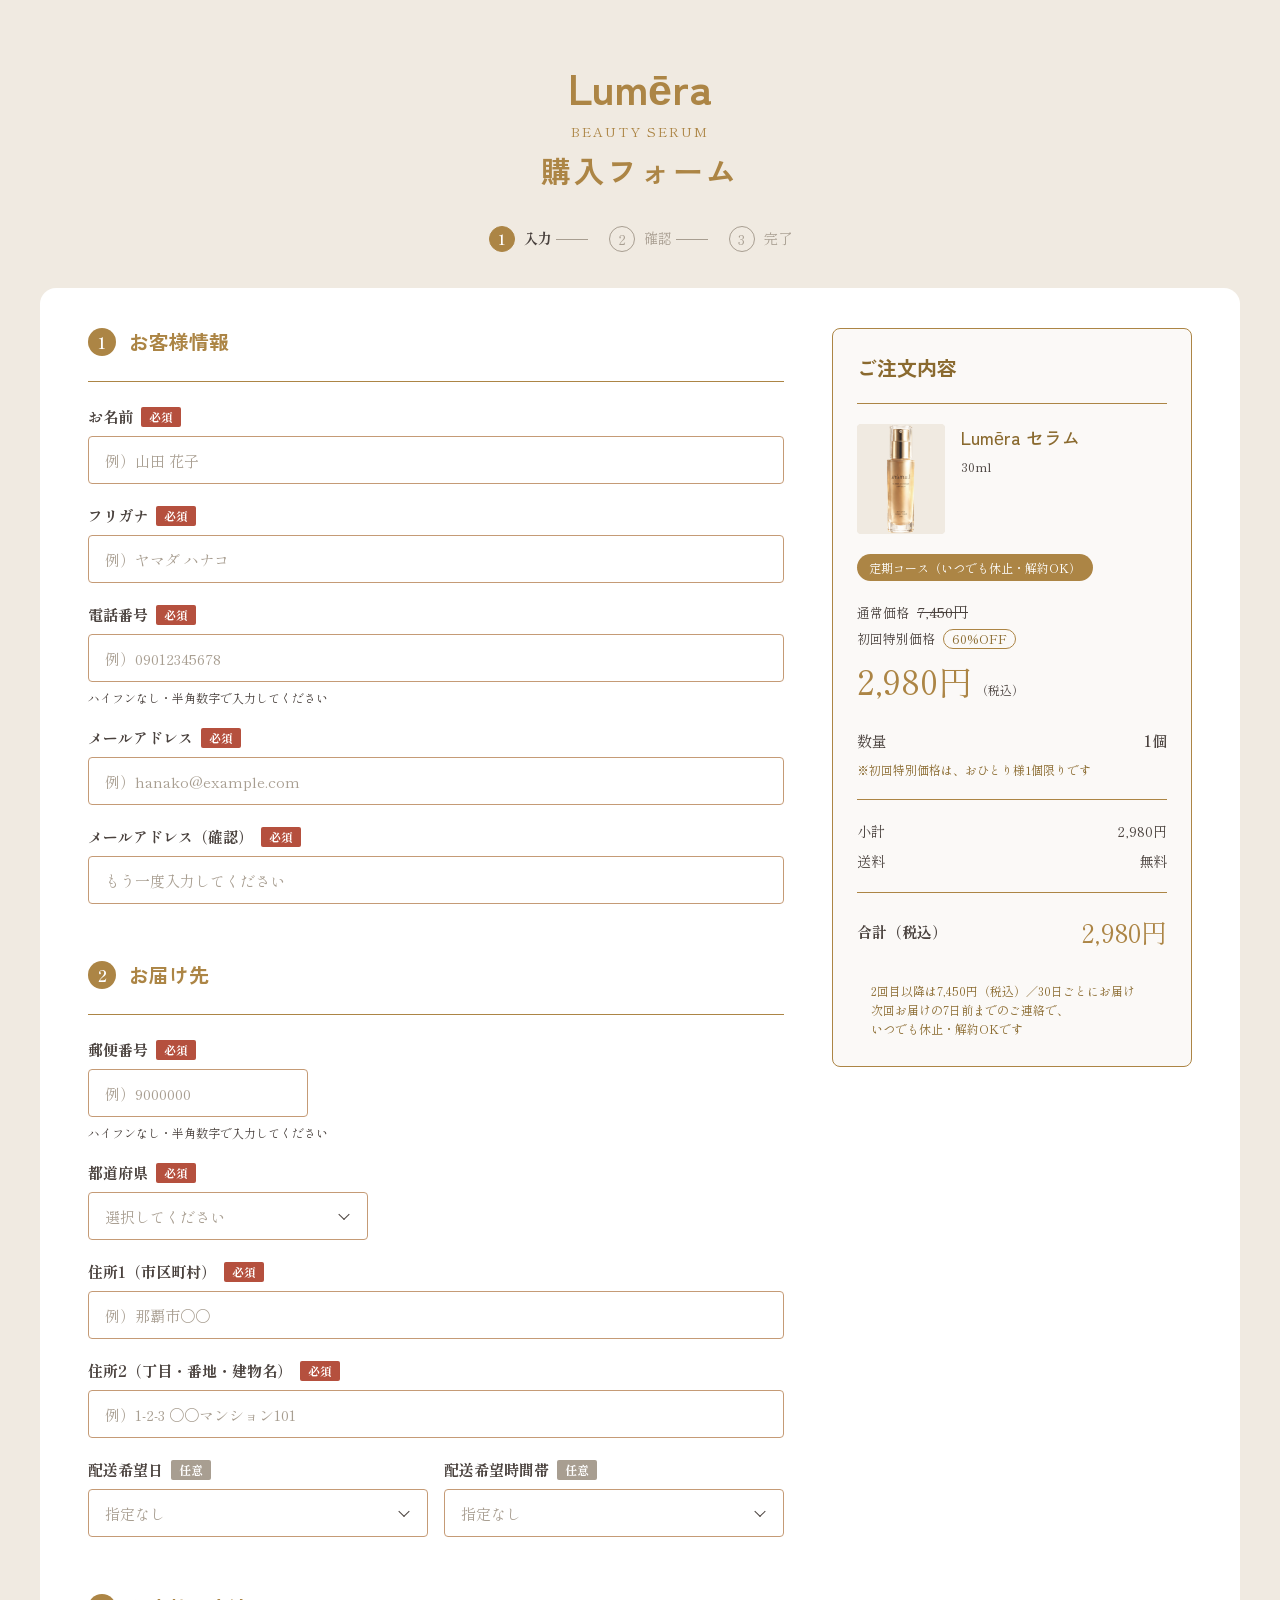
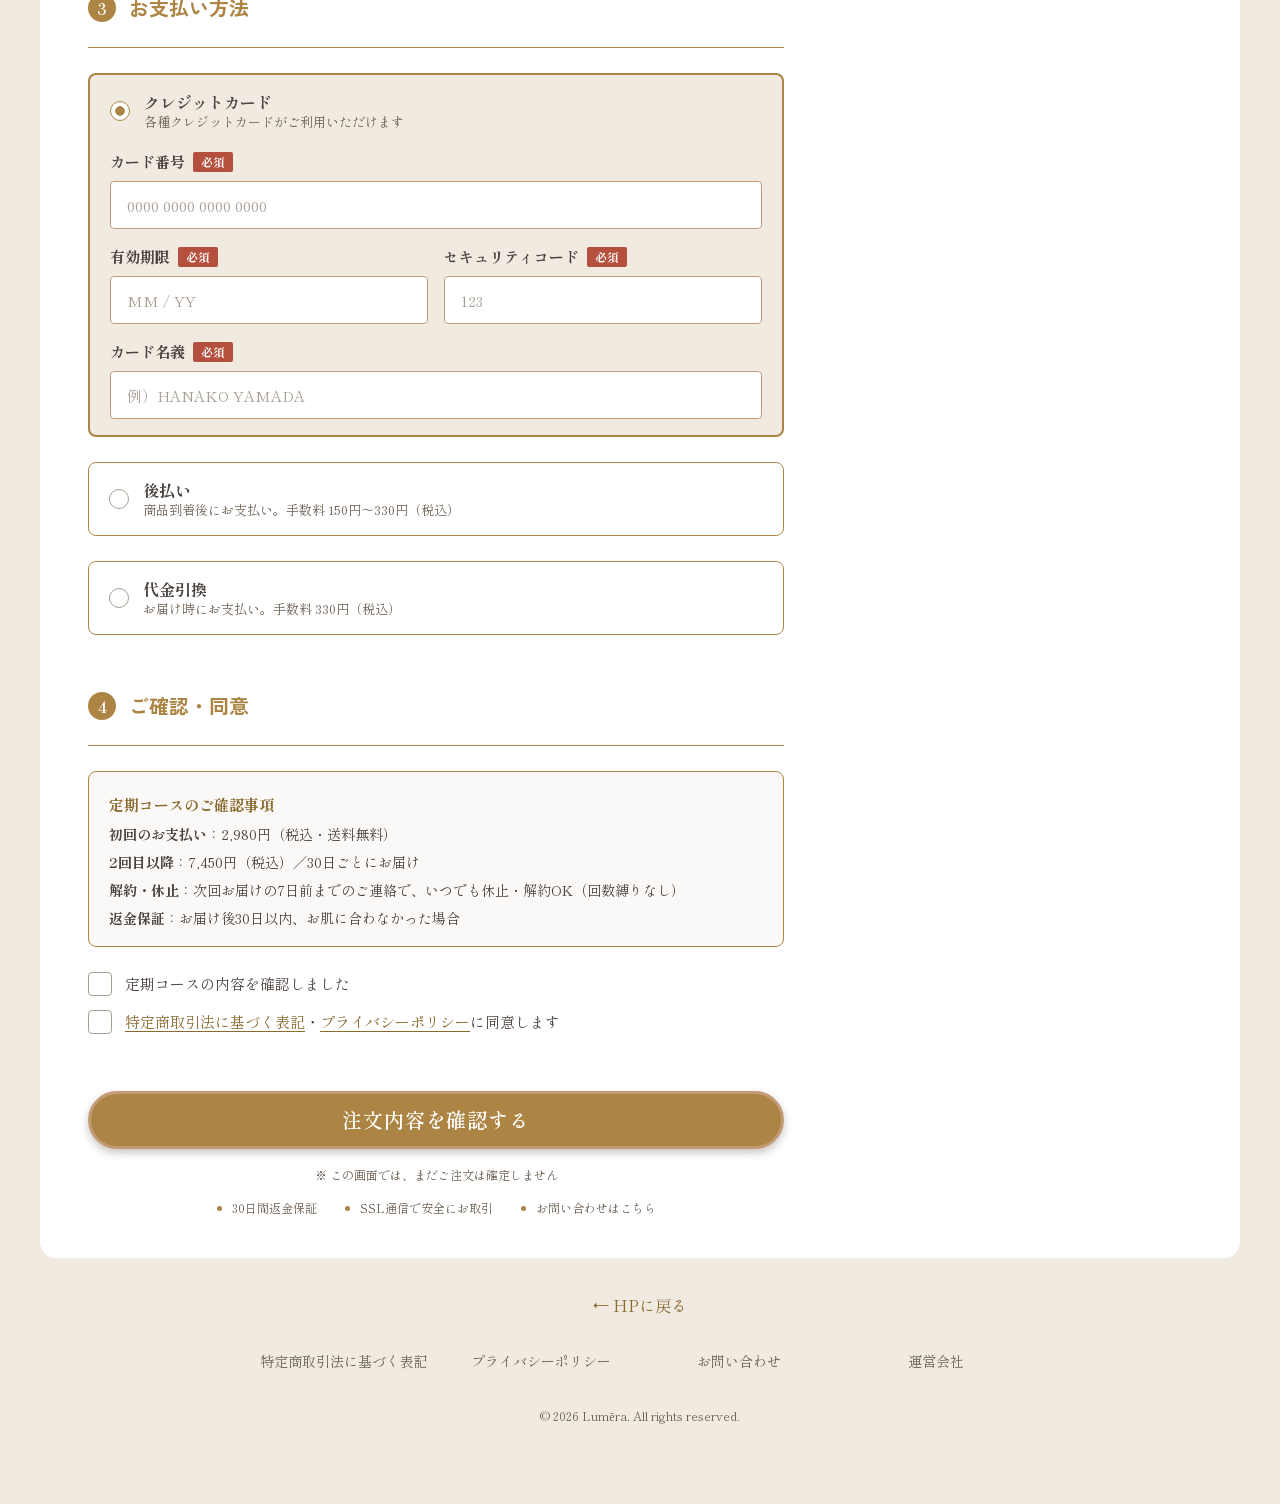
<file: demo/lumera/purchase.html>
<!DOCTYPE html>
<html lang="ja">
<head>
<meta charset="utf-8">
<meta name="viewport" content="width=device-width,initial-scale=1">
<meta name="robots" content="noindex,nofollow">
<title>購入フォーム｜Lumēra セラム</title>
<link rel="icon" href="assets/img/favicon.svg" type="image/svg+xml">
<link rel="stylesheet" href="assets/css/base.css">
<link rel="stylesheet" href="assets/css/components.css">
<link rel="stylesheet" href="assets/css/form.css">
</head>
<body class="is-form">
<div class="page">
<header class="form-header">
  <a class="form-header__logo" href="index.html" aria-label="Lumēra トップへ"><span class="form-header__brand">Lumēra</span><span class="form-header__sub">BEAUTY SERUM</span></a>
  <h1 class="form-header__title">購入フォーム</h1>
  <ol class="steps" aria-label="お手続きの流れ">
    <li class="steps__item is-current" aria-current="step"><span class="steps__num">1</span>入力</li>
    <li class="steps__item"><span class="steps__num">2</span>確認</li>
    <li class="steps__item"><span class="steps__num">3</span>完了</li>
  </ol>
</header>
<main id="main" class="form-page">
  <div class="form-card form-card--purchase">

    <!-- ご注文内容（PC：右カラム／SP：上部） -->
    <aside class="summary" aria-labelledby="summary-title">
      <h2 class="summary__title" id="summary-title">ご注文内容</h2>
      <div class="summary__product">
        <div class="summary__thumb"><img src="assets/img/product.png" alt="Lumēra セラム 30ml" width="88" height="110"></div>
        <div class="summary__info">
          <p class="summary__name">Lumēra セラム</p>
          <p class="summary__vol">30ml</p>
          <p class="summary__course summary__course--sp sp-only">定期コース（いつでも休止・解約OK）</p>
        </div>
      </div>
      <p class="summary__course pc-only">定期コース（いつでも休止・解約OK）</p>
      <div class="summary__prices">
        <p class="summary__regular">通常価格<s>7,450円</s></p>
        <p class="summary__special">初回特別価格<span class="summary__off">60%OFF</span></p>
      </div>
      <p class="summary__price"><span data-unit-price>2,980円</span><small>（税込）</small></p>
      <!-- 数量：初回特別価格はおひとり様1個までなので、選べないようにして1個で固定 -->
      <div class="summary__qty">
        <span class="summary__qty-label">数量</span>
        <span class="summary__qty-fixed">1個</span>
        <input type="hidden" id="quantity" name="quantity" form="purchase-form" value="1">
        <p class="summary__limit">※初回特別価格は、おひとり様1個限りです</p>
      </div>
      <dl class="summary__totals pc-only">
        <div><dt>小計</dt><dd data-subtotal>2,980円</dd></div>
        <div><dt>送料</dt><dd>無料</dd></div>
        <div class="summary__total"><dt>合計（税込）</dt><dd data-total>2,980円</dd></div>
      </dl>
      <p class="summary__note pc-only">2回目以降は7,450円（税込）／30日ごとにお届け<br>次回お届けの7日前までのご連絡で、<br>いつでも休止・解約OKです</p>
    </aside>

    <form class="form" id="purchase-form" action="#" method="post" novalidate>
      <div class="alert alert--error" id="form-alert" role="alert" tabindex="-1" hidden>
        <span class="alert__icon" aria-hidden="true">!</span>
        <div><p class="alert__title" data-alert-title></p><p class="alert__text" data-alert-text></p></div>
      </div>
      <div class="alert alert--success" id="form-success" role="status" tabindex="-1" hidden>
        <div><p class="alert__title">ご注文を受け付けました（デモ表示）</p><p class="alert__text">本ページはデザイン制作用のデモのため、実際の注文・決済は行われません</p></div>
      </div>

      <!-- 1. お客様情報 -->
      <section class="form-section" aria-labelledby="sec1">
        <h2 class="form-section__title" id="sec1"><span class="form-section__num" aria-hidden="true">1</span>お客様情報</h2>
            <div class="field" data-field="name">
              <label class="field__label" for="name">お名前<span class="badge badge--req">必須</span></label>
              <input class="input" type="text" id="name" name="name" placeholder="例）山田 花子" required aria-required="true" aria-describedby="name-error" autocomplete="name">
              <p class="field__error" id="name-error" hidden></p>
            </div>
            <div class="field" data-field="kana">
              <label class="field__label" for="kana">フリガナ<span class="badge badge--req">必須</span></label>
              <input class="input" type="text" id="kana" name="kana" placeholder="例）ヤマダ ハナコ" required aria-required="true" aria-describedby="kana-error">
              <p class="field__error" id="kana-error" hidden></p>
            </div>
            <div class="field" data-field="tel">
              <label class="field__label" for="tel">電話番号<span class="badge badge--req">必須</span></label>
              <input class="input" type="tel" id="tel" name="tel" placeholder="例）09012345678" required aria-required="true" aria-describedby="tel-hint tel-error" autocomplete="tel" inputmode="numeric">
              <p class="field__hint" id="tel-hint">ハイフンなし・半角数字で入力してください</p>
              <p class="field__error" id="tel-error" hidden></p>
            </div>
            <div class="field" data-field="email">
              <label class="field__label" for="email">メールアドレス<span class="badge badge--req">必須</span></label>
              <input class="input" type="email" id="email" name="email" placeholder="例）hanako@example.com" required aria-required="true" aria-describedby="email-error" autocomplete="email">
              <p class="field__error" id="email-error" hidden></p>
            </div>
            <div class="field" data-field="email_confirm">
              <label class="field__label" for="email_confirm">メールアドレス（確認）<span class="badge badge--req">必須</span></label>
              <input class="input" type="email" id="email_confirm" name="email_confirm" placeholder="もう一度入力してください" required aria-required="true" aria-describedby="email_confirm-error" autocomplete="off">
              <p class="field__error" id="email_confirm-error" hidden></p>
            </div>
      </section>

      <!-- 2. お届け先 -->
      <section class="form-section" aria-labelledby="sec2">
        <h2 class="form-section__title" id="sec2"><span class="form-section__num" aria-hidden="true">2</span>お届け先</h2>
            <div class="field field--zip" data-field="zip">
              <label class="field__label" for="zip">郵便番号<span class="badge badge--req">必須</span></label>
              <input class="input" type="text" id="zip" name="zip" placeholder="例）9000000" required aria-required="true" aria-describedby="zip-hint zip-error" autocomplete="postal-code" inputmode="numeric" maxlength="7">
              <p class="field__hint" id="zip-hint">ハイフンなし・半角数字で入力してください</p>
              <p class="field__error" id="zip-error" hidden></p>
            </div>
            <div class="field field--pref" data-field="pref">
              <label class="field__label" for="pref">都道府県<span class="badge badge--req">必須</span></label>
              <div class="select">
                <select id="pref" name="pref" required aria-required="true" aria-describedby="pref-error">
                  <option value="">選択してください</option>
                  <option value="北海道">北海道</option>
                  <option value="青森県">青森県</option>
                  <option value="岩手県">岩手県</option>
                  <option value="宮城県">宮城県</option>
                  <option value="秋田県">秋田県</option>
                  <option value="山形県">山形県</option>
                  <option value="福島県">福島県</option>
                  <option value="茨城県">茨城県</option>
                  <option value="栃木県">栃木県</option>
                  <option value="群馬県">群馬県</option>
                  <option value="埼玉県">埼玉県</option>
                  <option value="千葉県">千葉県</option>
                  <option value="東京都">東京都</option>
                  <option value="神奈川県">神奈川県</option>
                  <option value="新潟県">新潟県</option>
                  <option value="富山県">富山県</option>
                  <option value="石川県">石川県</option>
                  <option value="福井県">福井県</option>
                  <option value="山梨県">山梨県</option>
                  <option value="長野県">長野県</option>
                  <option value="岐阜県">岐阜県</option>
                  <option value="静岡県">静岡県</option>
                  <option value="愛知県">愛知県</option>
                  <option value="三重県">三重県</option>
                  <option value="滋賀県">滋賀県</option>
                  <option value="京都府">京都府</option>
                  <option value="大阪府">大阪府</option>
                  <option value="兵庫県">兵庫県</option>
                  <option value="奈良県">奈良県</option>
                  <option value="和歌山県">和歌山県</option>
                  <option value="鳥取県">鳥取県</option>
                  <option value="島根県">島根県</option>
                  <option value="岡山県">岡山県</option>
                  <option value="広島県">広島県</option>
                  <option value="山口県">山口県</option>
                  <option value="徳島県">徳島県</option>
                  <option value="香川県">香川県</option>
                  <option value="愛媛県">愛媛県</option>
                  <option value="高知県">高知県</option>
                  <option value="福岡県">福岡県</option>
                  <option value="佐賀県">佐賀県</option>
                  <option value="長崎県">長崎県</option>
                  <option value="熊本県">熊本県</option>
                  <option value="大分県">大分県</option>
                  <option value="宮崎県">宮崎県</option>
                  <option value="鹿児島県">鹿児島県</option>
                  <option value="沖縄県">沖縄県</option>
                </select>
              </div>
              <p class="field__error" id="pref-error" hidden></p>
            </div>
            <div class="field" data-field="addr1">
              <label class="field__label" for="addr1">住所1（市区町村）<span class="badge badge--req">必須</span></label>
              <input class="input" type="text" id="addr1" name="addr1" placeholder="例）那覇市〇〇" required aria-required="true" aria-describedby="addr1-error" autocomplete="address-level2">
              <p class="field__error" id="addr1-error" hidden></p>
            </div>
            <div class="field" data-field="addr2">
              <label class="field__label" for="addr2">住所2（丁目・番地・建物名）<span class="badge badge--req">必須</span></label>
              <input class="input" type="text" id="addr2" name="addr2" placeholder="例）1-2-3 〇〇マンション101" required aria-required="true" aria-describedby="addr2-error" autocomplete="address-line1">
              <p class="field__error" id="addr2-error" hidden></p>
            </div>
            <div class="field-row">
            <div class="field" data-field="delivery_date">
              <label class="field__label" for="delivery_date">配送希望日<span class="badge badge--opt">任意</span></label>
              <div class="select">
                <select id="delivery_date" name="delivery_date" aria-describedby="delivery_date-error">
                  <option value="">指定なし</option>

                </select>
              </div>
              <p class="field__error" id="delivery_date-error" hidden></p>
            </div>
            <div class="field" data-field="delivery_time">
              <label class="field__label" for="delivery_time">配送希望時間帯<span class="badge badge--opt">任意</span></label>
              <div class="select">
                <select id="delivery_time" name="delivery_time" aria-describedby="delivery_time-error">
                  <option value="">指定なし</option>
                  <option value="午前中">午前中</option>
                  <option value="14〜16時">14〜16時</option>
                  <option value="16〜18時">16〜18時</option>
                  <option value="18〜20時">18〜20時</option>
                  <option value="19〜21時">19〜21時</option>
                </select>
              </div>
              <p class="field__error" id="delivery_time-error" hidden></p>
            </div>
            </div>
      </section>

      <!-- 3. お支払い方法 -->
      <section class="form-section" aria-labelledby="sec3">
        <h2 class="form-section__title" id="sec3"><span class="form-section__num" aria-hidden="true">3</span>お支払い方法</h2>
        <div class="alert alert--error alert--inline" id="payment-alert" role="alert" hidden>
          <span class="alert__icon" aria-hidden="true">!</span>
          <div><p class="alert__title">カードをご利用いただけませんでした</p><p class="alert__text">カード情報をご確認いただくか、別のお支払い方法をお試しください。</p></div>
        </div>
        <fieldset class="payment">
          <legend class="sr-only">お支払い方法を選択</legend>
          <div class="pay-option is-selected" data-pay="card">
            <label class="pay-option__head">
              <input class="radio" type="radio" name="payment" value="card" checked>
              <span><span class="pay-option__name">クレジットカード</span><span class="pay-option__desc">各種クレジットカードがご利用いただけます</span></span>
            </label>
            <div class="pay-option__body" id="card-fields">
            <div class="field" data-field="card_number">
              <label class="field__label" for="card_number">カード番号<span class="badge badge--req">必須</span></label>
              <input class="input" type="text" id="card_number" name="card_number" placeholder="0000 0000 0000 0000" required aria-required="true" aria-describedby="card_number-error" autocomplete="cc-number" inputmode="numeric" maxlength="19">
              <p class="field__error" id="card_number-error" hidden></p>
            </div>
            <div class="field-row">
            <div class="field" data-field="card_exp">
              <label class="field__label" for="card_exp">有効期限<span class="badge badge--req">必須</span></label>
              <input class="input" type="text" id="card_exp" name="card_exp" placeholder="MM / YY" required aria-required="true" aria-describedby="card_exp-error" autocomplete="cc-exp" inputmode="numeric" maxlength="7">
              <p class="field__error" id="card_exp-error" hidden></p>
            </div>
            <div class="field" data-field="card_cvc">
              <label class="field__label" for="card_cvc">セキュリティコード<span class="badge badge--req">必須</span></label>
              <input class="input" type="password" id="card_cvc" name="card_cvc" placeholder="123" required aria-required="true" aria-describedby="card_cvc-error" autocomplete="cc-csc" inputmode="numeric" maxlength="4">
              <p class="field__error" id="card_cvc-error" hidden></p>
            </div>
            </div>
            <div class="field" data-field="card_name">
              <label class="field__label" for="card_name">カード名義<span class="badge badge--req">必須</span></label>
              <input class="input" type="text" id="card_name" name="card_name" placeholder="例）HANAKO YAMADA" required aria-required="true" aria-describedby="card_name-error" autocomplete="cc-name">
              <p class="field__error" id="card_name-error" hidden></p>
            </div>
            </div>
          </div>
          <div class="pay-option" data-pay="deferred">
            <label class="pay-option__head">
              <input class="radio" type="radio" name="payment" value="deferred">
              <span><span class="pay-option__name">後払い</span><span class="pay-option__desc">商品到着後にお支払い。手数料 150円〜330円（税込）</span></span>
            </label>
          </div>
          <div class="pay-option" data-pay="cod">
            <label class="pay-option__head">
              <input class="radio" type="radio" name="payment" value="cod">
              <span><span class="pay-option__name">代金引換</span><span class="pay-option__desc">お届け時にお支払い。手数料 330円（税込）</span></span>
            </label>
          </div>
        </fieldset>
      </section>

      <!-- 4. ご確認・同意 -->
      <section class="form-section" aria-labelledby="sec4">
        <h2 class="form-section__title" id="sec4"><span class="form-section__num" aria-hidden="true">4</span>ご確認・同意</h2>
        <div class="confirm-box">
          <h3 class="confirm-box__title">定期コースのご確認事項</h3>
          <dl class="confirm-box__list">
            <div><dt>初回のお支払い</dt><dd>2,980円（税込・送料無料）</dd></div>
            <div><dt>2回目以降</dt><dd>7,450円（税込）／30日ごとにお届け</dd></div>
            <div><dt>解約・休止</dt><dd>次回お届けの7日前までのご連絡で、いつでも休止・解約OK（回数縛りなし）</dd></div>
            <div><dt>返金保証</dt><dd>お届け後30日以内、お肌に合わなかった場合</dd></div>
          </dl>
        </div>
        <div class="order-total sp-only" aria-label="ご注文金額">
          <h3 class="order-total__title">ご注文金額</h3>
          <dl>
            <div><dt>小計</dt><dd data-subtotal>2,980円</dd></div>
            <div><dt>送料</dt><dd>無料</dd></div>
            <div class="order-total__sum"><dt>合計（税込）</dt><dd data-total>2,980円</dd></div>
          </dl>
        </div>
        <div class="checks">
          <div class="check-field" data-field="agree_course">
            <label class="check"><input class="check__input" type="checkbox" id="agree_course" name="agree_course" required aria-describedby="agree_course-error"><span class="check__box" aria-hidden="true"></span><span class="check__label">定期コースの内容を確認しました</span></label>
            <p class="field__error" id="agree_course-error" hidden></p>
          </div>
          <div class="check-field" data-field="agree_terms">
            <label class="check"><input class="check__input" type="checkbox" id="agree_terms" name="agree_terms" required aria-describedby="agree_terms-error"><span class="check__box" aria-hidden="true"></span><span class="check__label"><a class="text-link" href="#" aria-disabled="true">特定商取引法に基づく表記</a>・<a class="text-link" href="#" aria-disabled="true">プライバシーポリシー</a><br class="sp-only">に同意します</span></label>
            <p class="field__error" id="agree_terms-error" hidden></p>
          </div>
        </div>
      </section>

      <div class="form-submit">
        <button type="submit" class="btn-cta btn-submit">注文内容を確認する</button>
        <p class="form-submit__note">※ この画面では、まだご注文は確定しません</p>
        <ul class="trust">
          <li>30日間返金保証</li>
          <li>SSL通信で安全にお取引</li>
          <li><a href="contact.html">お問い合わせはこちら</a></li>
        </ul>
      </div>
    </form>
  </div>
</main>
<footer class="form-footer">
  <a class="form-footer__back" href="index.html">← HPに戻る</a>
  <ul class="form-footer__nav">
    <li><a href="#" aria-disabled="true">特定商取引法に基づく表記</a></li>
    <li><a href="#" aria-disabled="true">プライバシーポリシー</a></li>
    <li><a href="contact.html">お問い合わせ</a></li>
    <li><a href="#" aria-disabled="true">運営会社</a></li>
  </ul>
  <p class="form-footer__copy"><small>© 2026 Lumēra. All rights reserved.</small></p>
</footer>
</div>
<script src="assets/js/common.js"></script>
<script src="assets/js/validate.js"></script>
<script src="assets/js/purchase.js"></script>
</body>
</html>
</file>
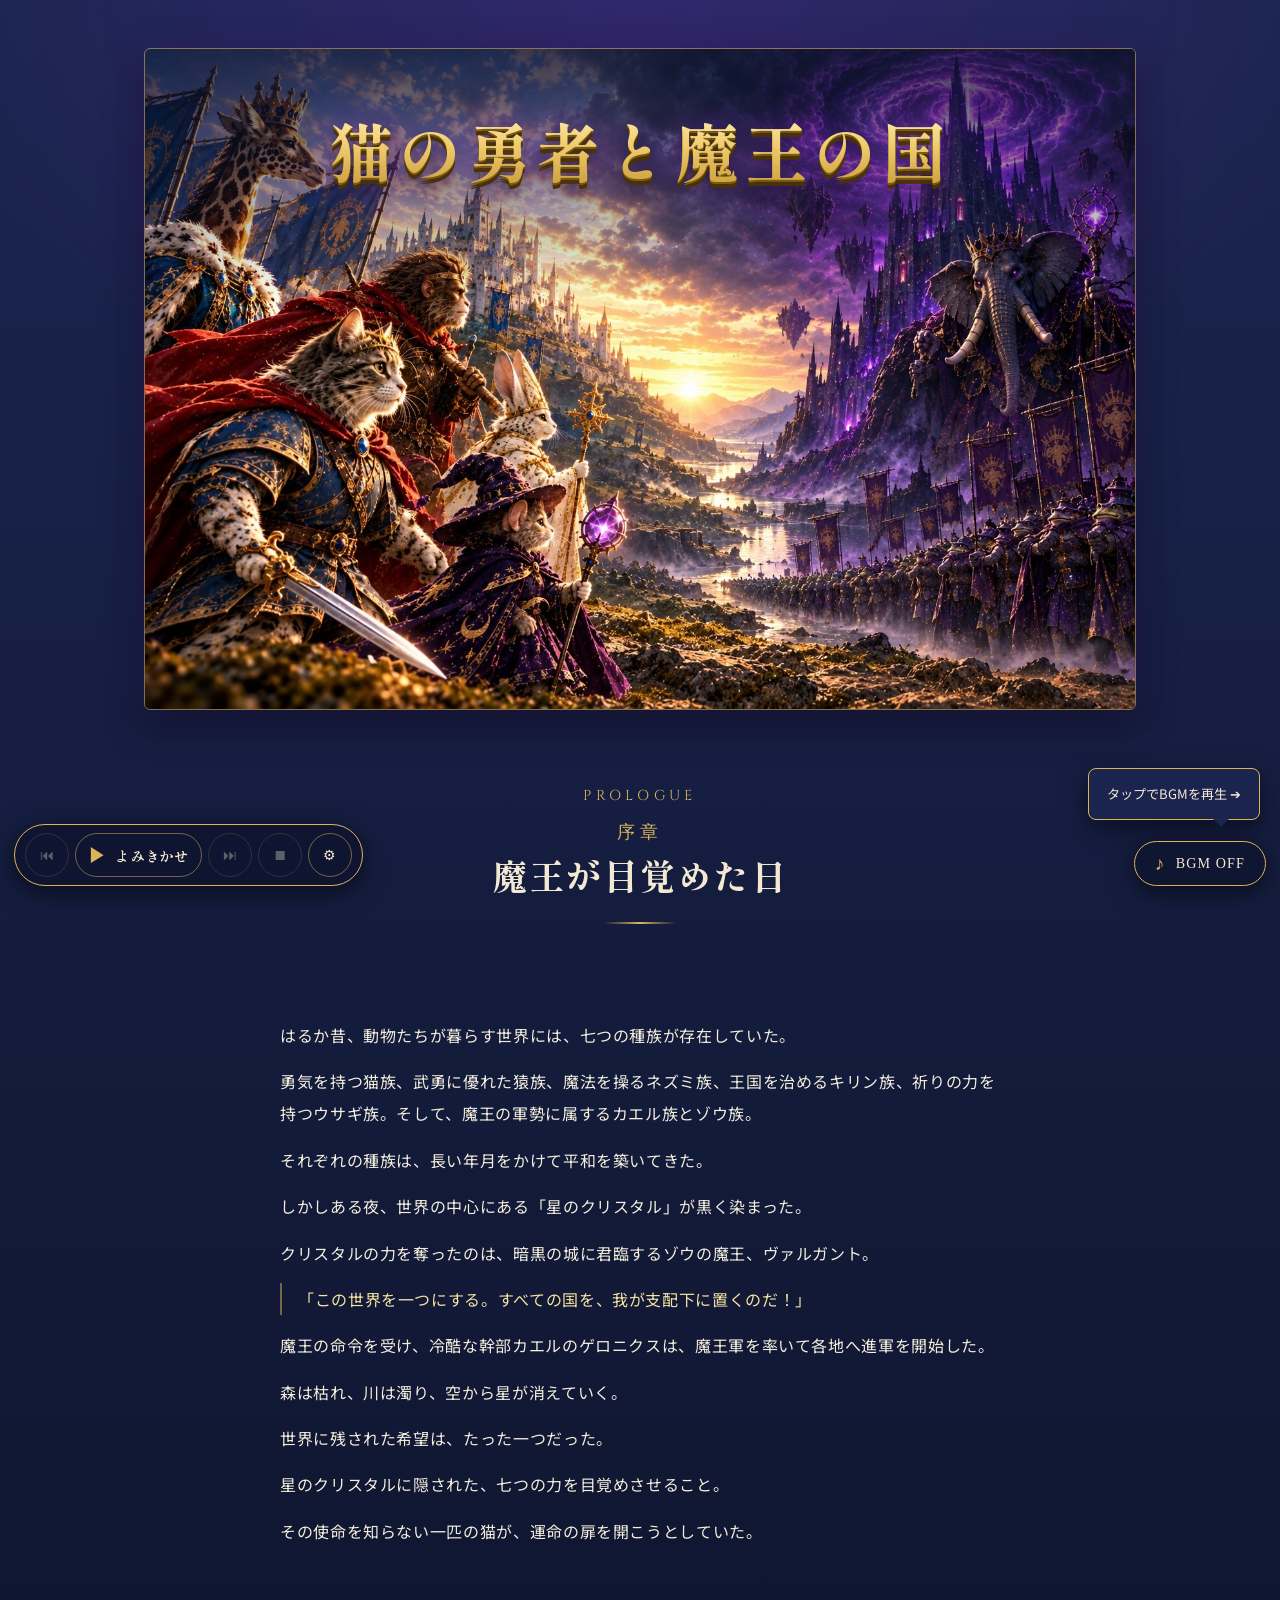
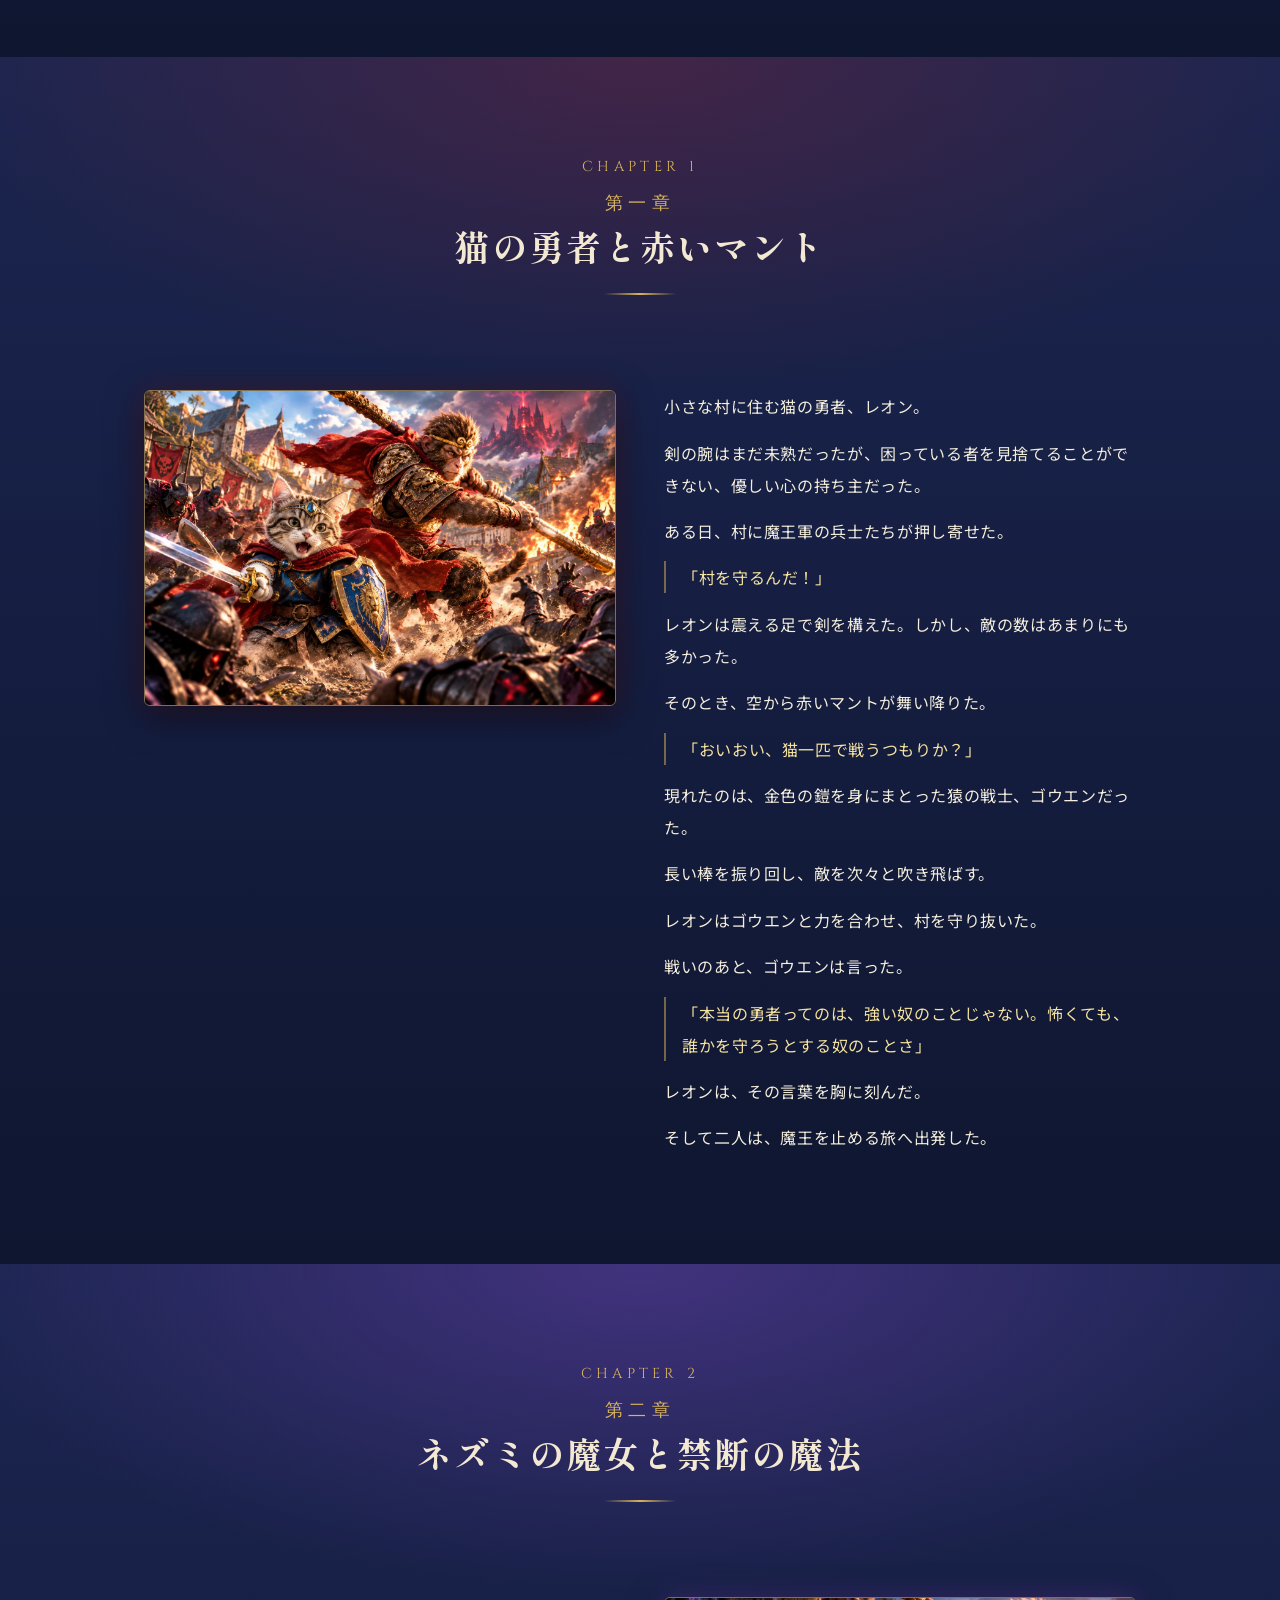
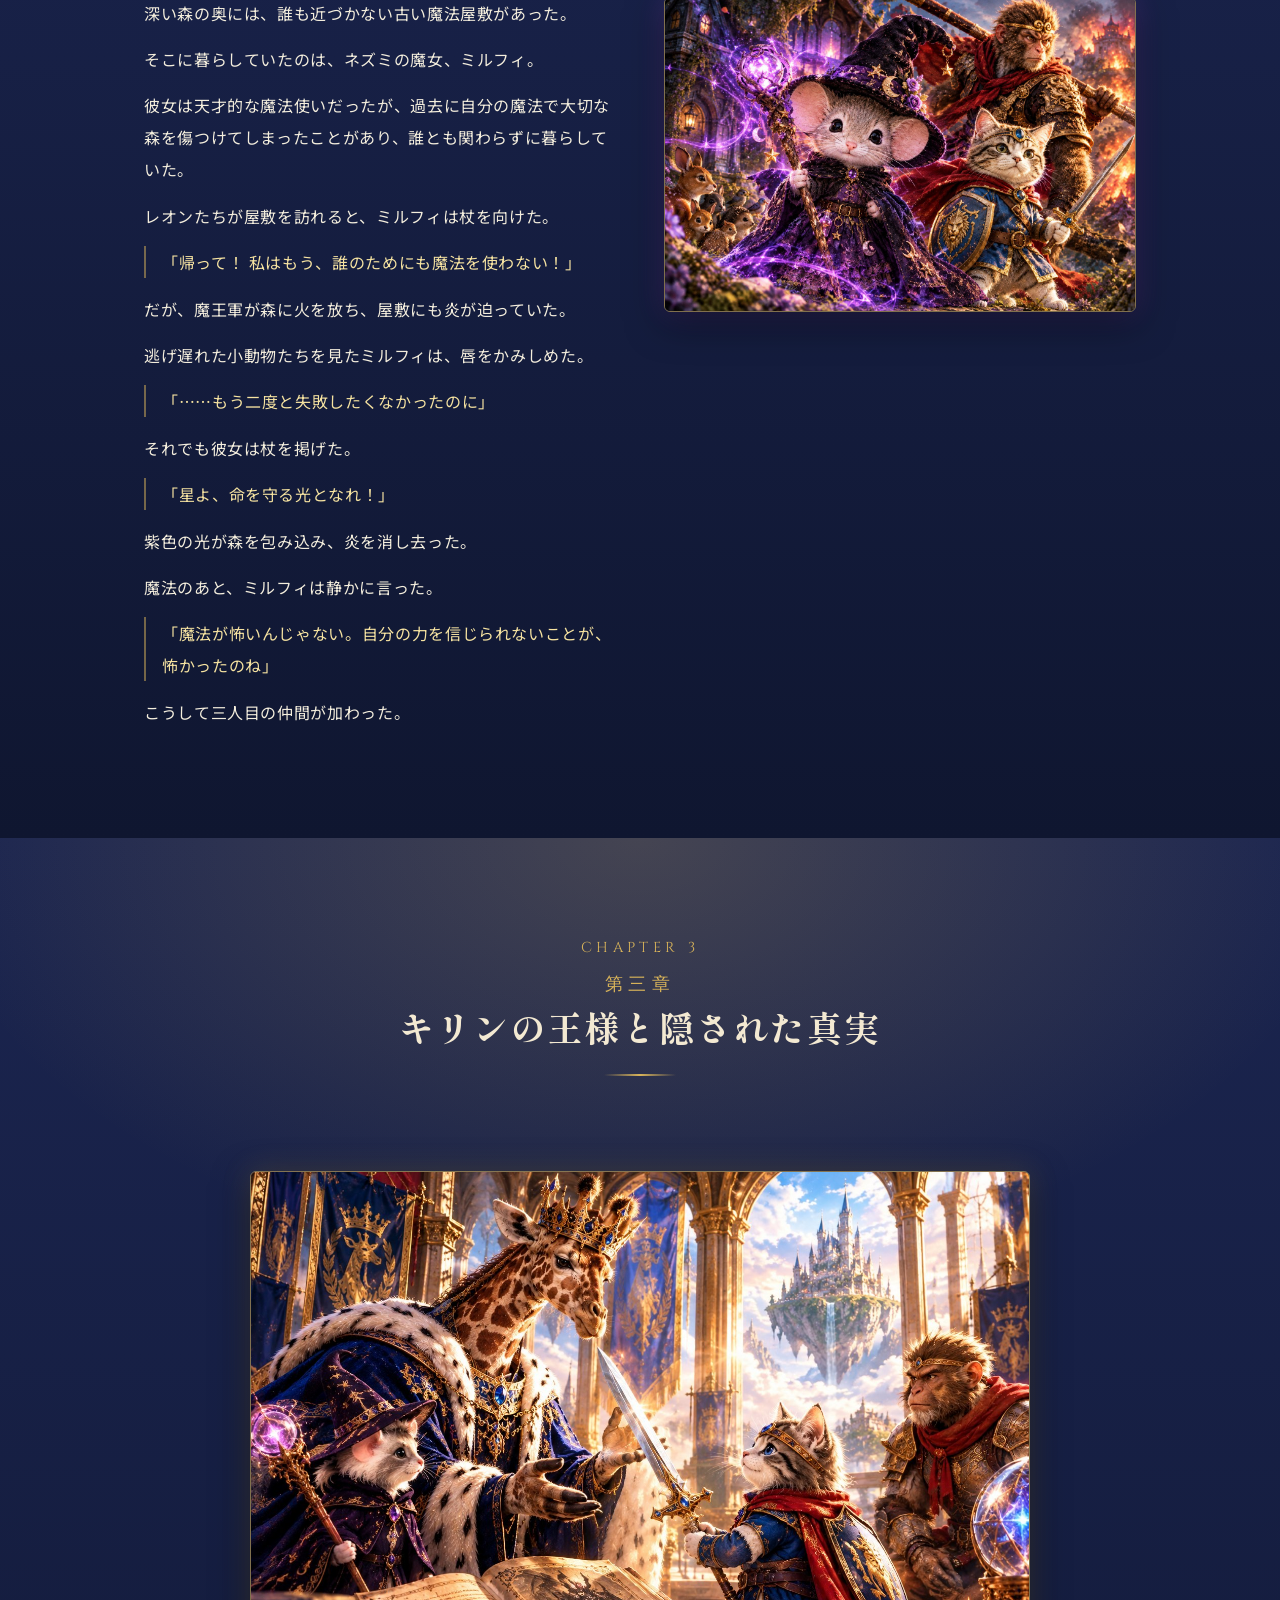
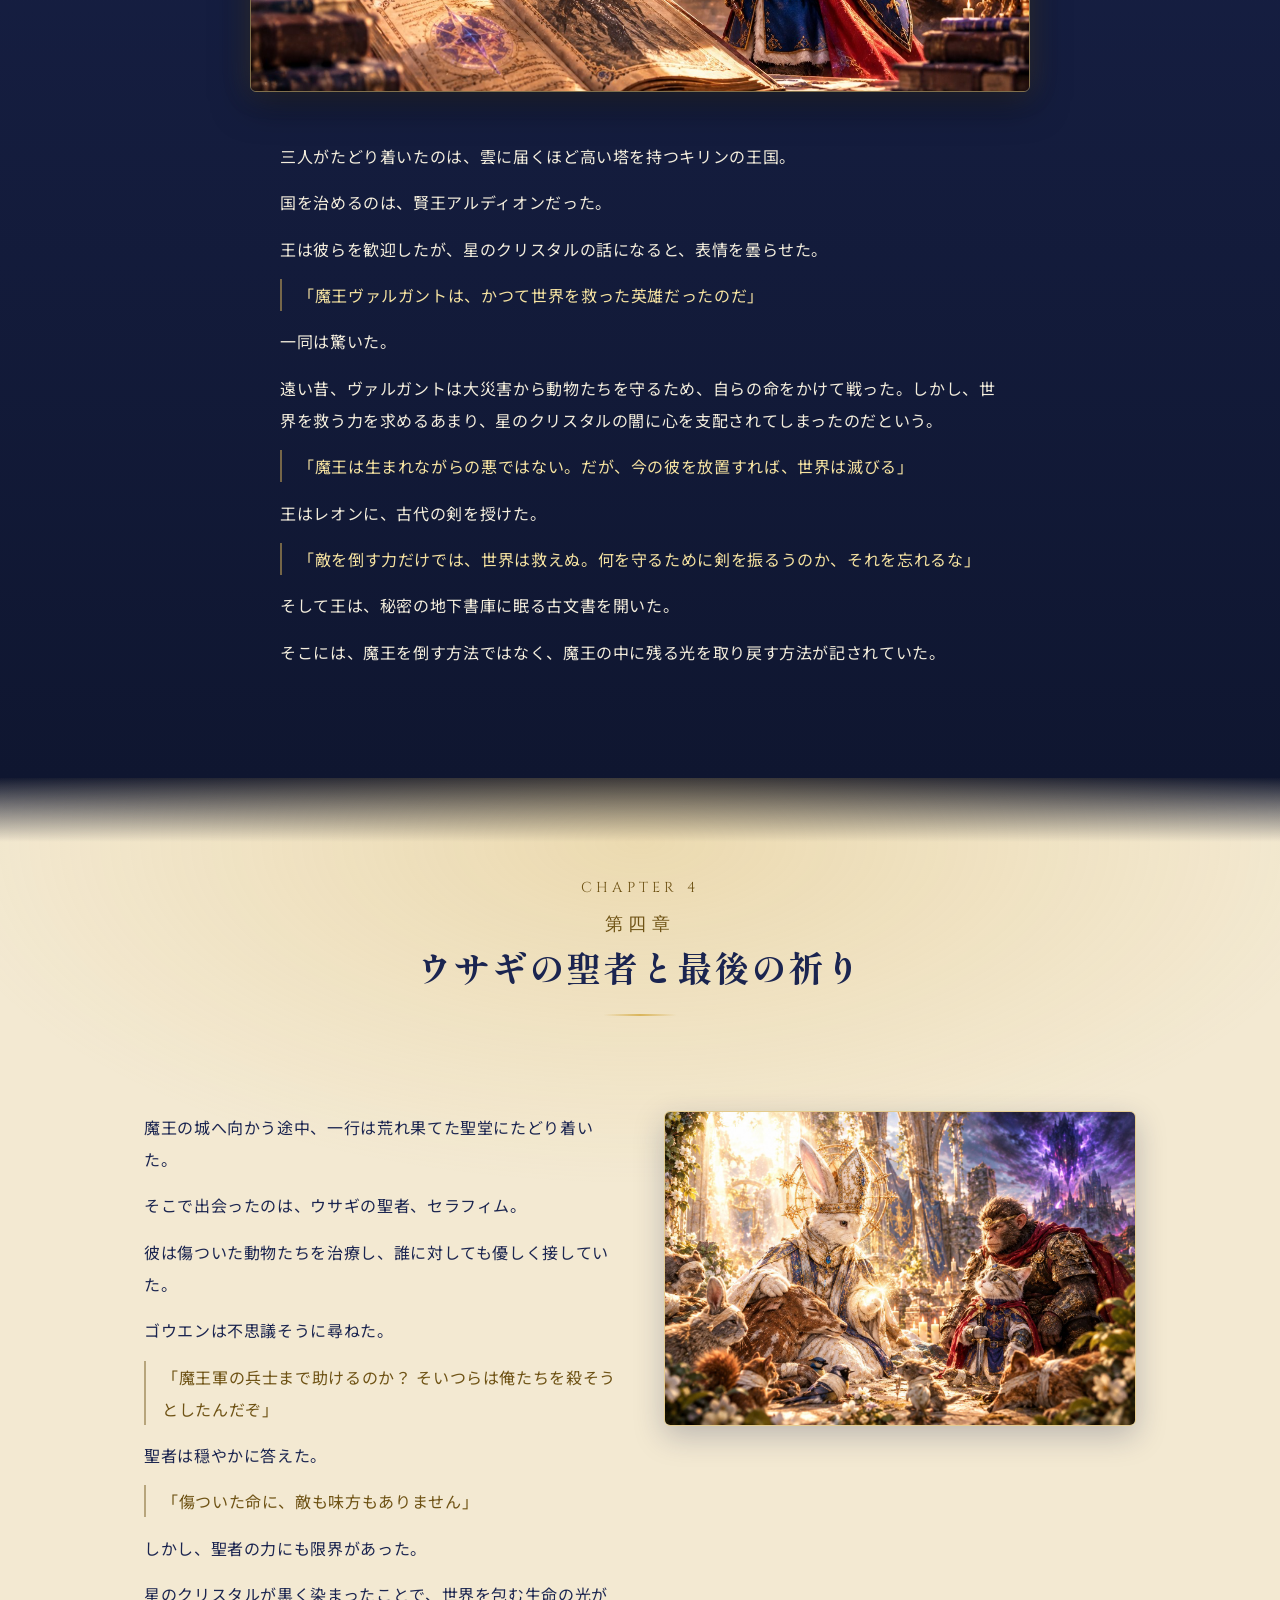
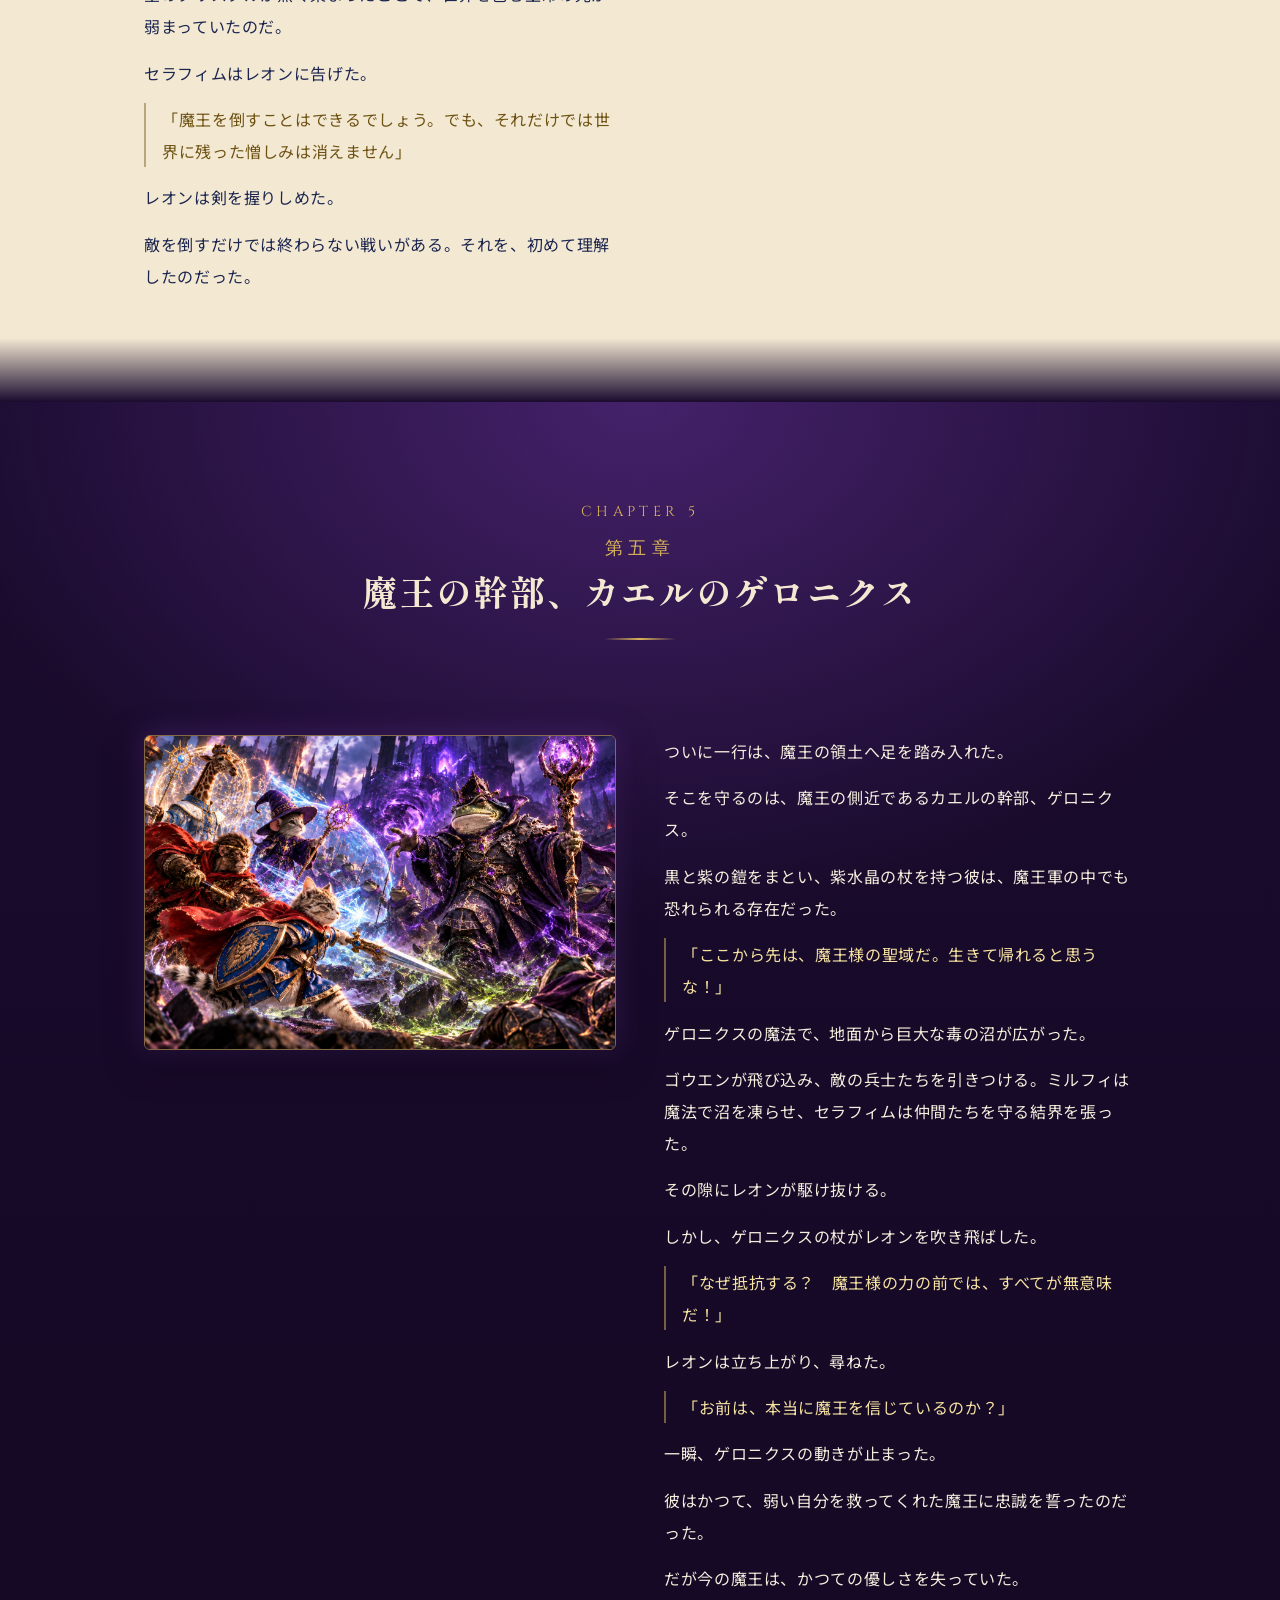
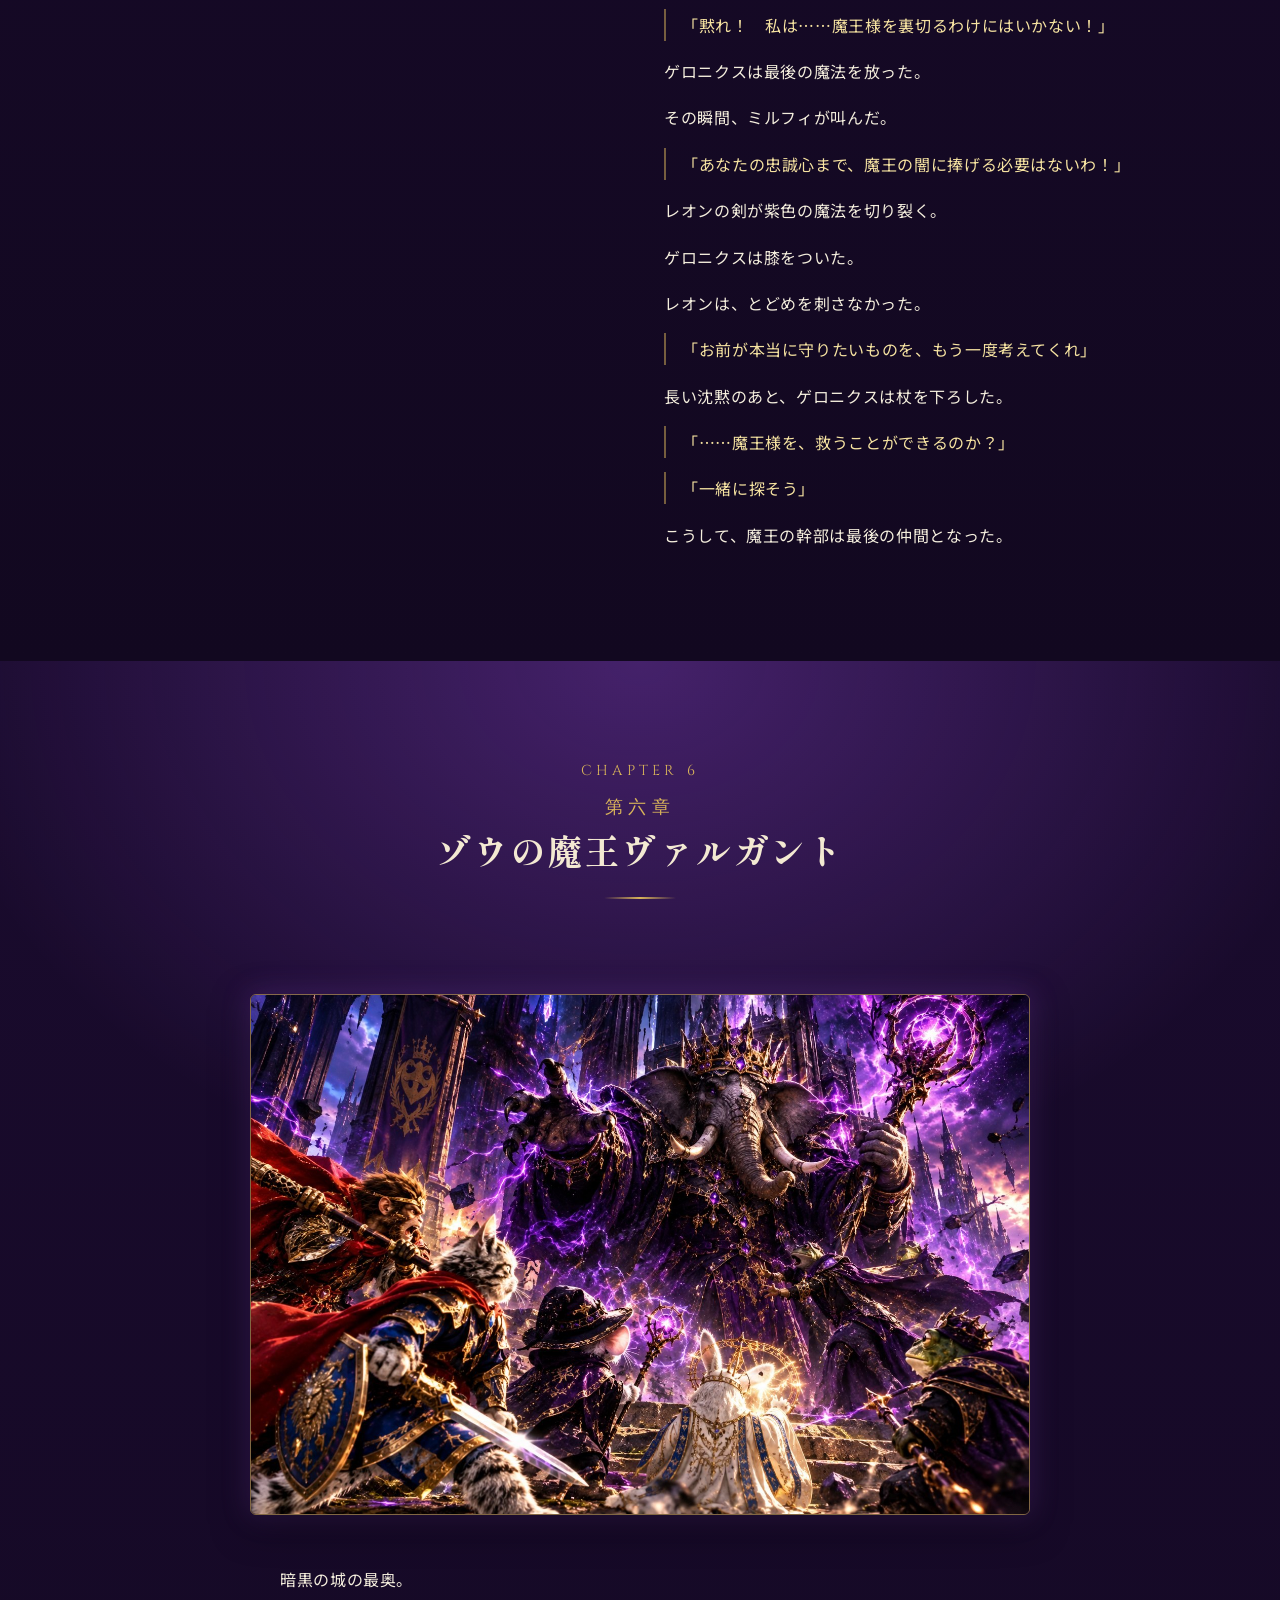
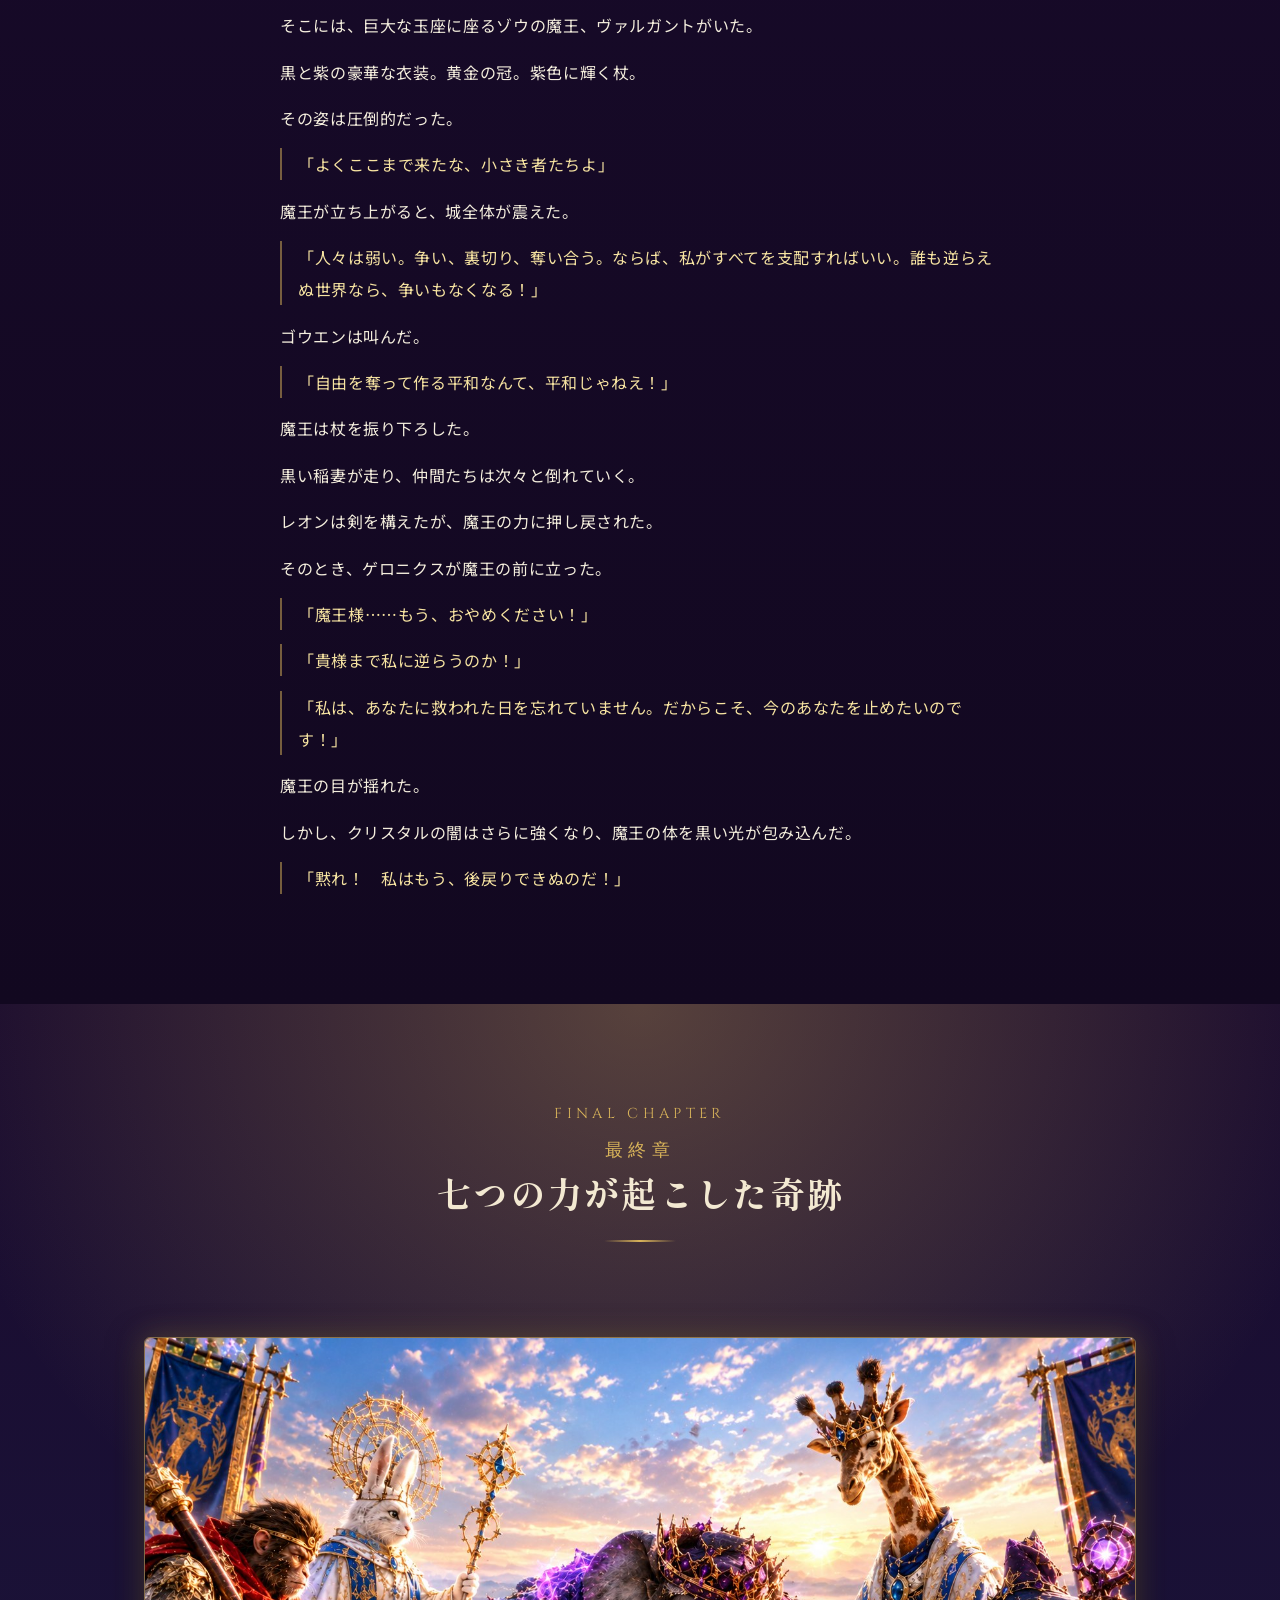
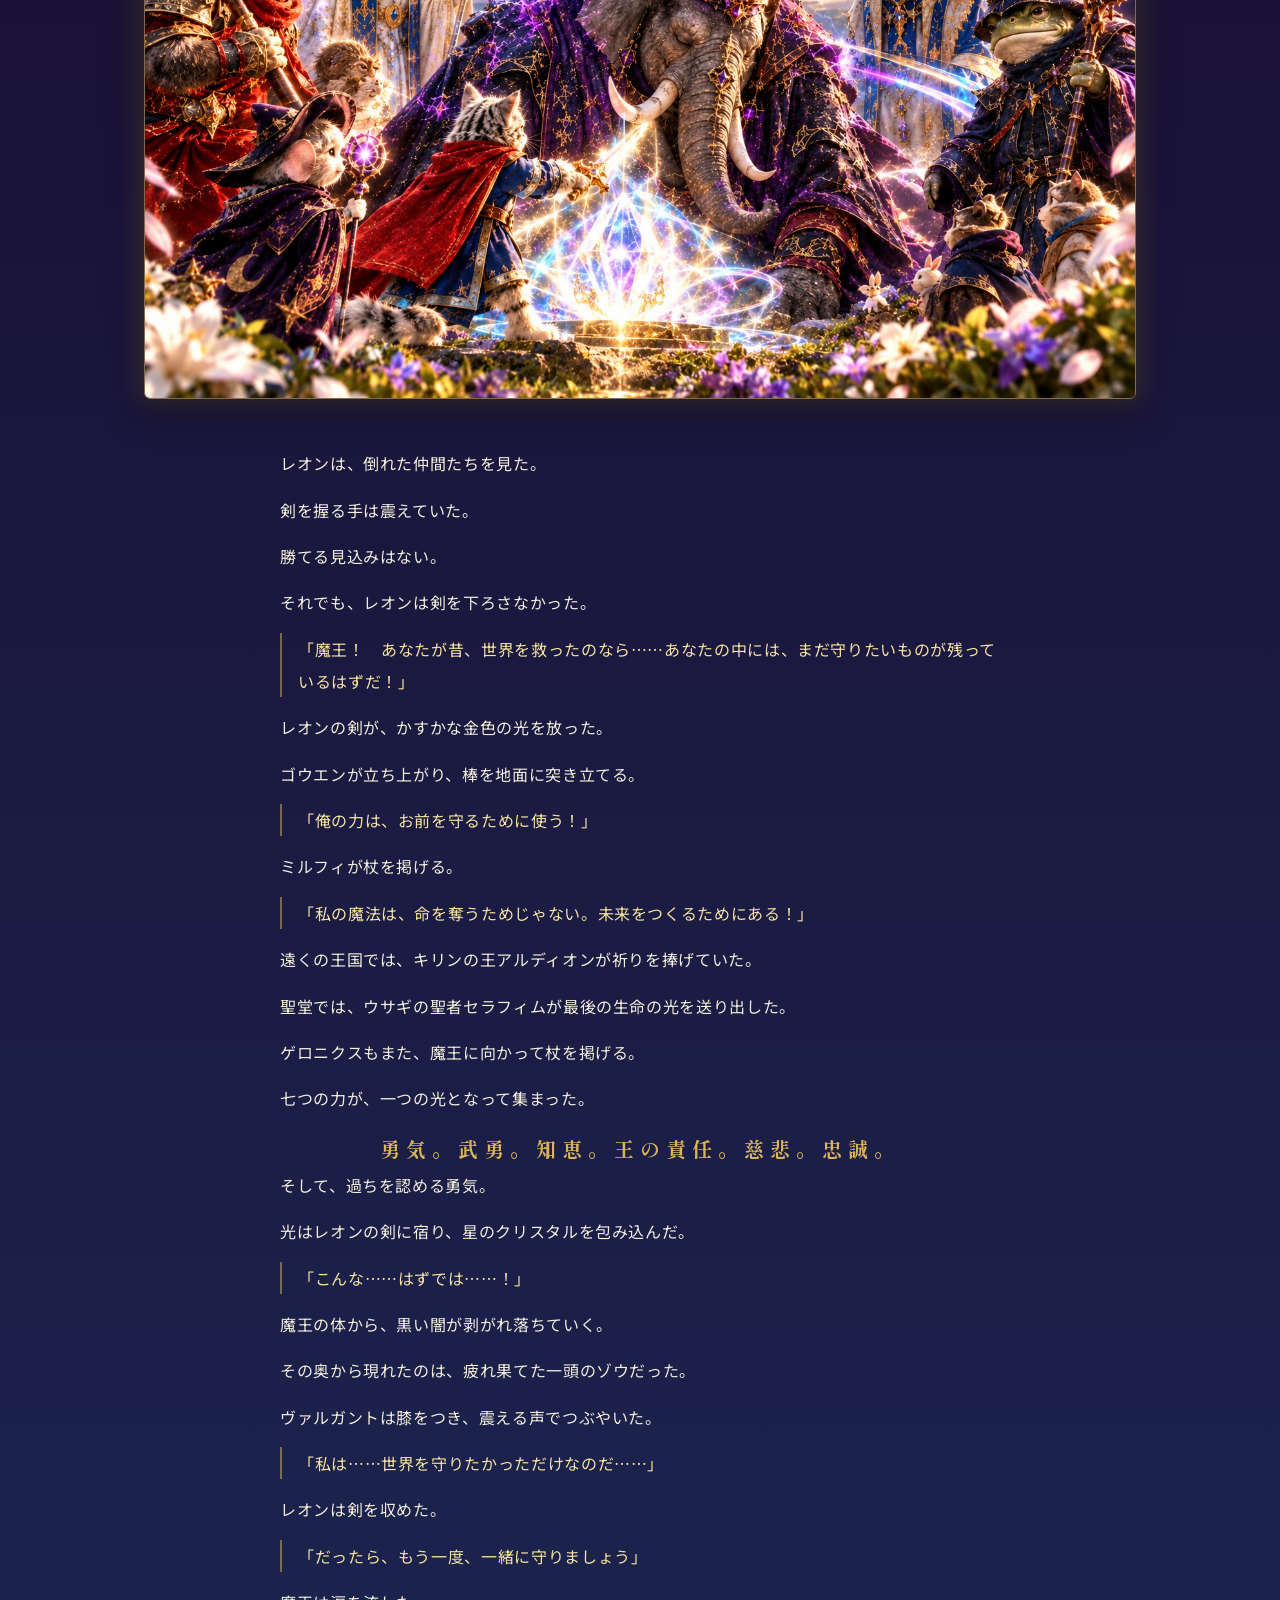
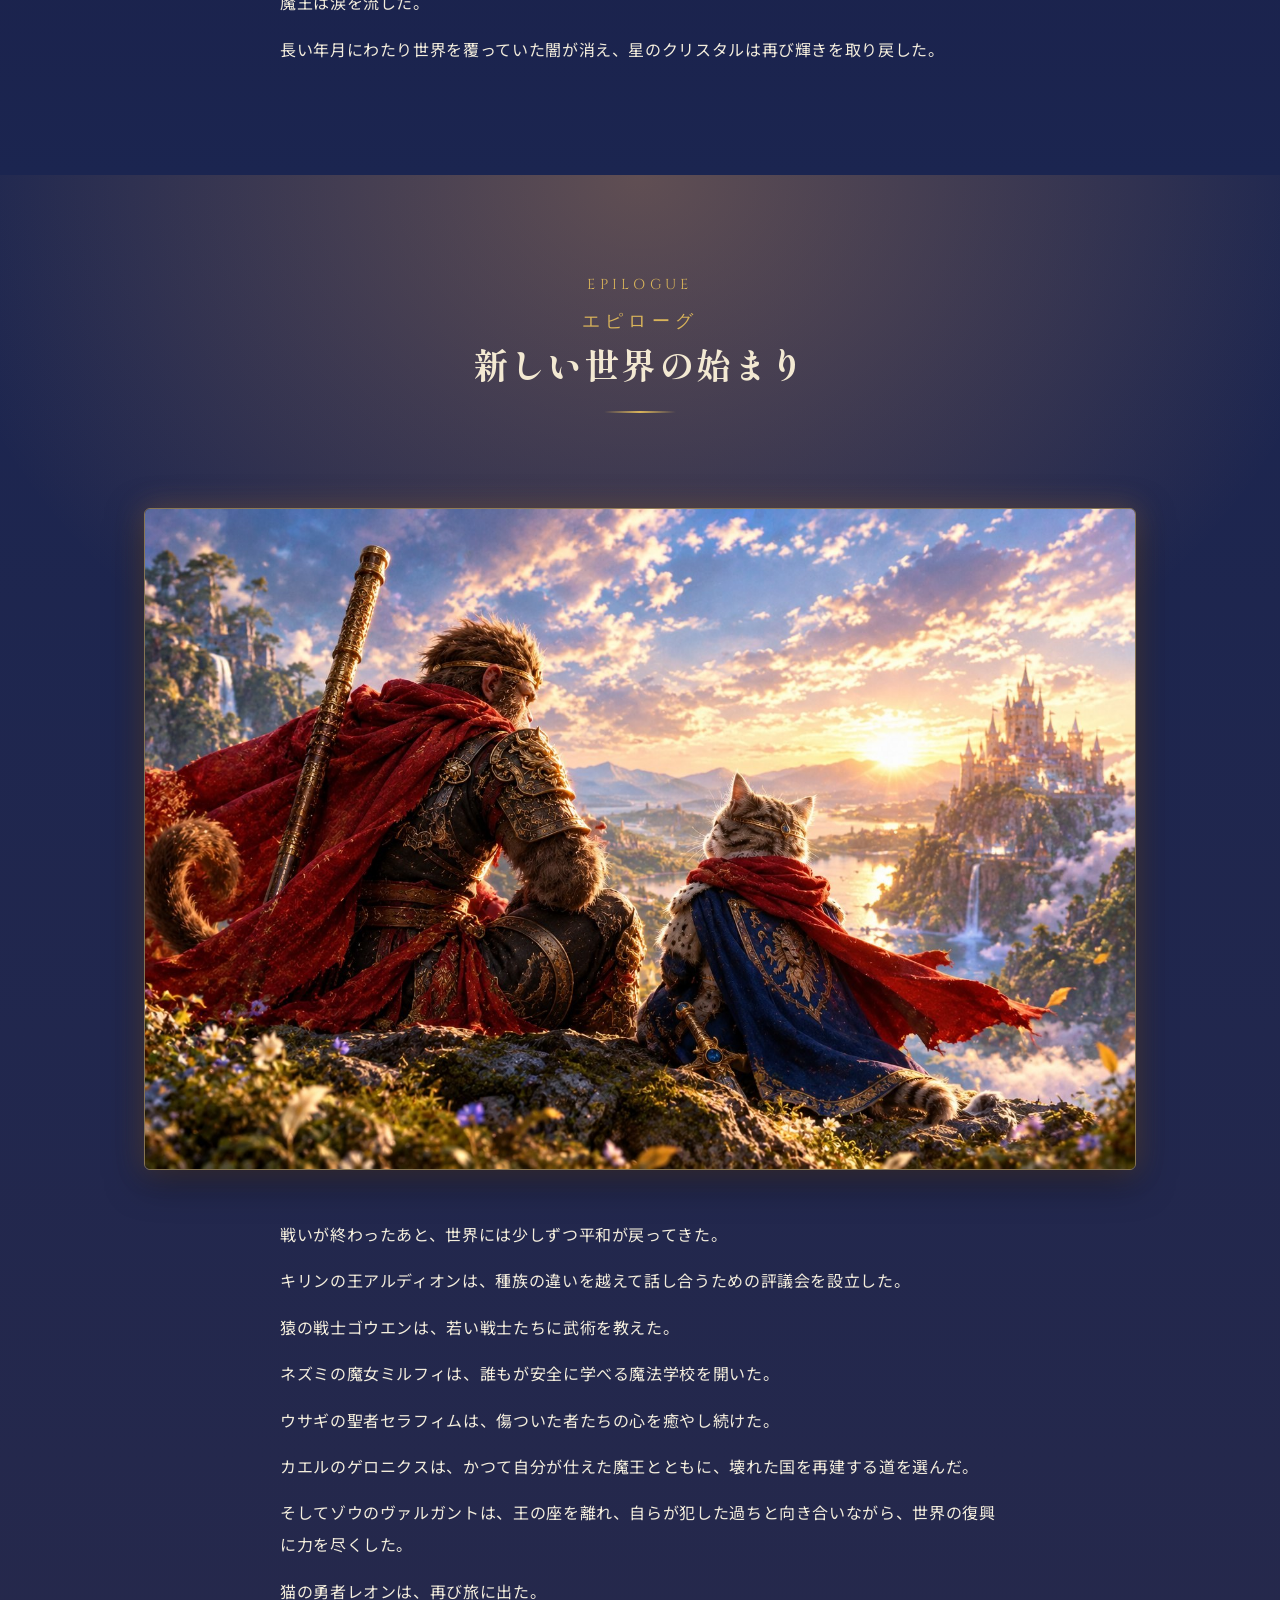
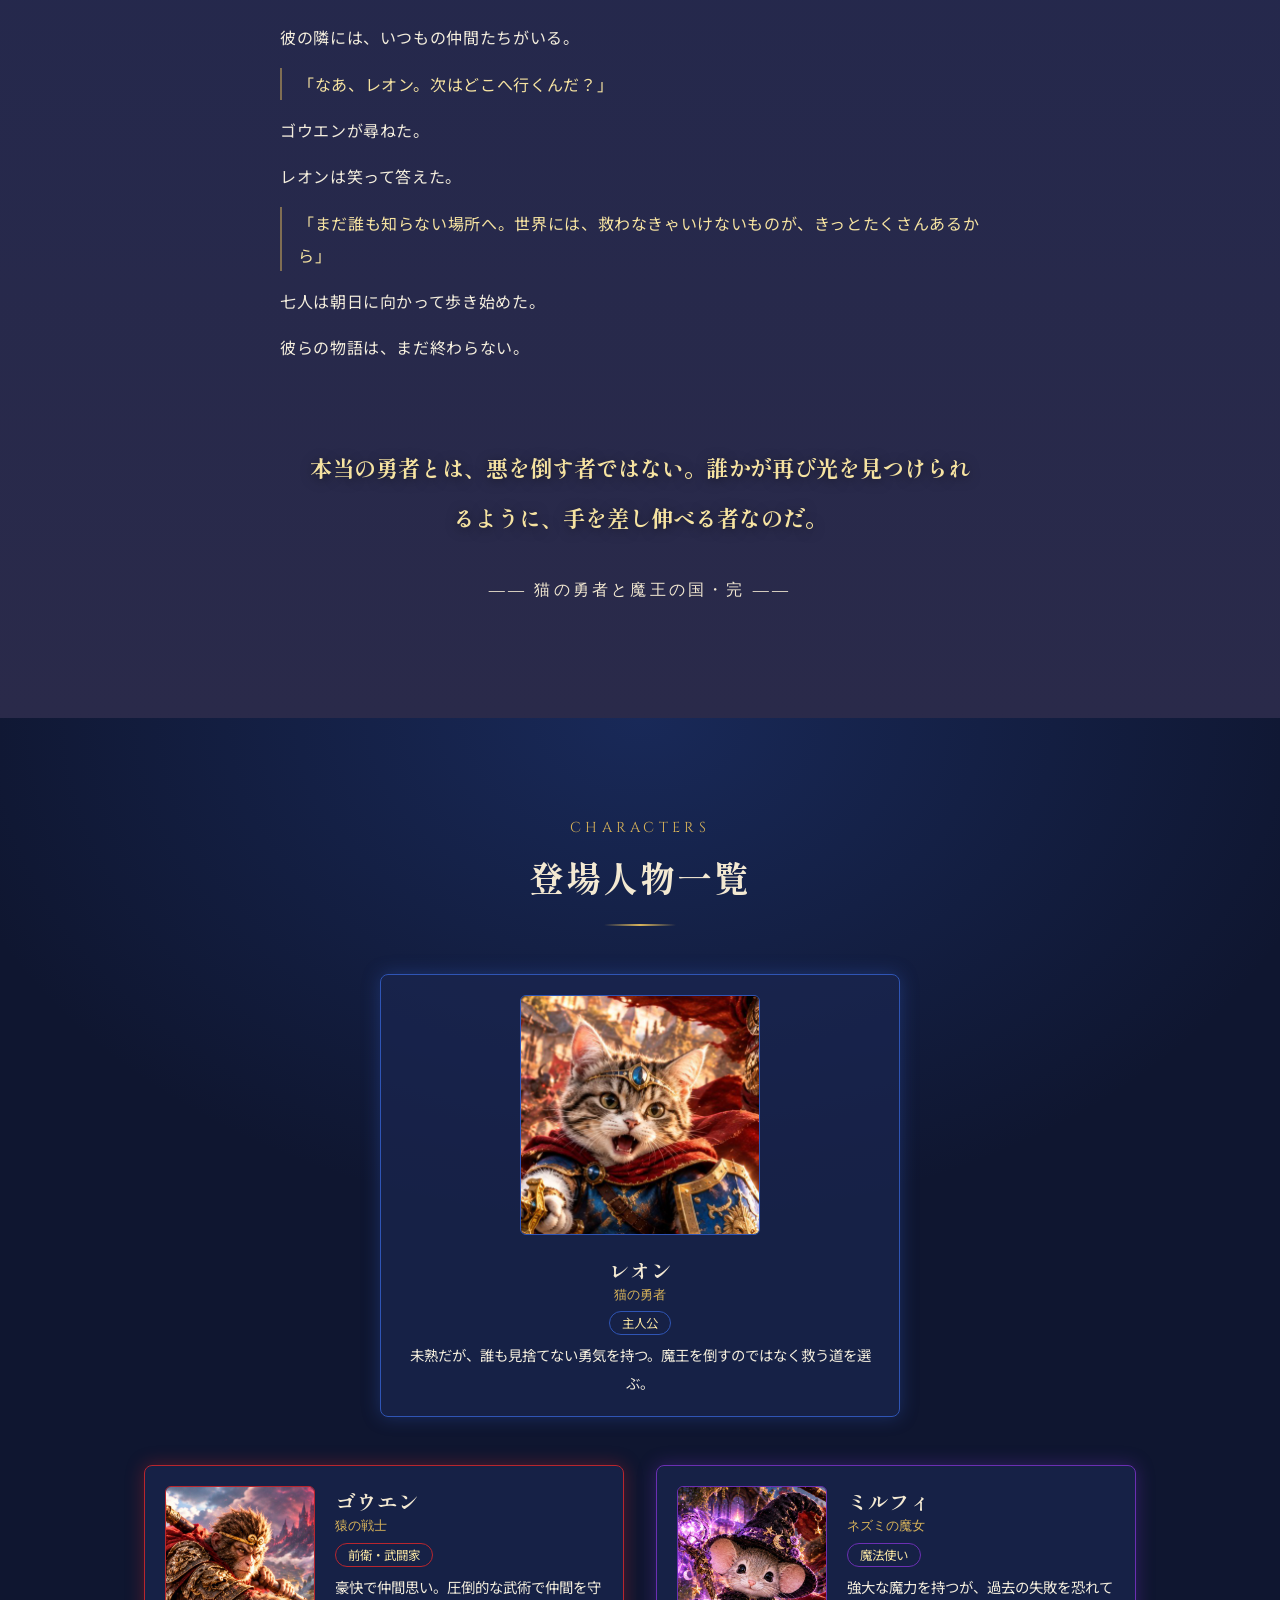
<file: demo/neko/nekotomaounokuni.html>
<!DOCTYPE html>
<html lang="ja">
<head>
<meta charset="UTF-8">
<meta name="viewport" content="width=device-width, initial-scale=1">
<title>猫の勇者と魔王の国</title>
<meta name="description" content="七つの種族と魔王の国を舞台にした、猫の勇者レオンの冒険物語。">
<link rel="preconnect" href="https://fonts.googleapis.com">
<link rel="preconnect" href="https://fonts.gstatic.com" crossorigin>
<link href="https://fonts.googleapis.com/css2?family=Cinzel:wght@500;700;800&family=Noto+Sans+JP:wght@400;500&family=Shippori+Mincho+B1:wght@500;700;800&display=swap" rel="stylesheet">
<style>
/* ===== 変数（カラーパレット） ===== */
:root{
  --navy:#0F1630; --indigo:#1B2550; --blue:#2F55B5;
  --gold:#D9B45A; --gold-light:#F6E3A1; --gold-dark:#8A6A1F;
  --red:#B8262E; --purple:#6B2FB3; --glow:#A855F7;
  --ivory:#F3E9D2; --text:#F4EEDD; --dark-purple:#1A0B2E; --sunrise:#F2A65A;
  --serif:"Shippori Mincho B1","Yu Mincho",serif;
  --sans:"Noto Sans JP","Hiragino Sans",sans-serif;
  --en:"Cinzel",serif;
}
*,*::before,*::after{box-sizing:border-box}
body{margin:0;background:var(--navy);color:var(--text);font-family:var(--sans);font-size:16px;line-height:2;-webkit-font-smoothing:antialiased}
img{display:block;max-width:100%;height:auto}
.wrap{max-width:1040px;margin:0 auto;padding:0 24px}

/* ===== 章ごとの背景 ===== */
.chapter{--tint:rgba(107,47,179,.25);--b1:var(--indigo);--b2:var(--navy);
  padding:96px 0;
  background:radial-gradient(ellipse 80% 40% at 50% 0,var(--tint),transparent 70%),linear-gradient(180deg,var(--b1),var(--b2))}
.c0{--tint:rgba(107,47,179,.28);padding-top:48px}
.c1{--tint:rgba(184,38,46,.25)}
.c2{--tint:rgba(168,85,247,.28)}
.c3{--tint:rgba(217,180,90,.22)}
/* 第四章（聖者・慈悲）：設計表どおり、アイボリーの明るい背景にする。
   前後の章とつながるよう、上端は紺から、下端は第五章の黒紫へ、短い距離でなじませる */
.c4{--tint:rgba(217,180,90,.28);--c4-ink:#1B2550;--c4-gold:#6E5214;
  color:var(--c4-ink);
  background:radial-gradient(ellipse 80% 40% at 50% 64px,var(--tint),transparent 70%),
    linear-gradient(180deg,var(--navy) 0,var(--ivory) 64px,var(--ivory) calc(100% - 64px),var(--dark-purple) 100%)}
.c4 .ch-head .en,.c4 .ch-head h2 small{color:var(--c4-gold)}
.c4 .ch-head h2{color:var(--c4-ink)}
.c4 .ch-head .bgm-tag{color:var(--c4-gold);background:rgba(217,180,90,.18);border-color:rgba(110,82,20,.35)}
.c4 .text .say{color:var(--c4-gold);border-left-color:rgba(110,82,20,.45)}
.c4 .text .kw{color:var(--c4-gold)}
.c4 figure img{box-shadow:0 10px 30px rgba(27,37,80,.25)}
.c4 .rd-on{background:rgba(217,180,90,.3);box-shadow:0 0 0 8px rgba(217,180,90,.3)}
.c5,.c6{--b1:var(--dark-purple);--b2:#120820;--tint:rgba(168,85,247,.30)}
.c7{--b1:var(--dark-purple);--b2:var(--indigo);--tint:rgba(217,180,90,.32)}
.c8{--b1:var(--indigo);--b2:#2A2A4A;--tint:rgba(242,166,90,.32)}
.chars{--tint:rgba(47,85,181,.30);--b1:var(--navy);--b2:var(--navy)}

/* ===== 章見出し ===== */
.ch-head{text-align:center;margin:0 0 48px;position:relative}
.ch-head .en{display:block;font-family:var(--en);letter-spacing:.3em;color:var(--gold);font-size:.9rem;text-transform:uppercase}
.ch-head h2{margin:8px 0 0;font-family:var(--serif);font-weight:800;font-size:clamp(1.5rem,4vw,2.2rem);line-height:1.5;letter-spacing:.06em;color:var(--ivory)}
.ch-head h2 small{display:block;font-size:.5em;font-weight:500;color:var(--gold);letter-spacing:.3em;margin-bottom:4px}
.ch-head h2::after{content:"";display:block;width:72px;height:2px;margin:20px auto 0;background:linear-gradient(90deg,transparent,var(--gold),transparent)}

/* ===== BGMインジケーター ===== */
.ch-head .bgm-tag{
  display:inline-flex;align-items:center;gap:6px;margin-top:12px;padding:4px 14px;
  background:rgba(217,180,90,.12);border:1px solid rgba(217,180,90,.3);border-radius:99px;
  font-size:.78rem;color:var(--gold-light);font-family:var(--sans);letter-spacing:.05em;
  opacity:0;transform:translateY(6px);transition:all .4s ease;
}
.ch-head.active-bgm .bgm-tag{
  opacity:1;transform:translateY(0);background:rgba(217,180,90,.25);border-color:var(--gold);
}

/* ===== 画像 ===== */
figure{margin:0}
figure img,.char img{border-radius:6px;border:1px solid rgba(217,180,90,.55);box-shadow:0 10px 36px rgba(0,0,0,.5),0 0 28px var(--tint)}
figure.center{max-width:780px;margin:0 auto 48px}
figure.wide{margin:0 0 48px}

/* ===== 本文 ===== */
.text{max-width:720px;margin:0 auto}
.text p{margin:0 0 .9em;letter-spacing:.04em}
.text .say{color:var(--gold-light);padding-left:1em;border-left:2px solid rgba(217,180,90,.5)}
.text .kw{font-family:var(--serif);font-weight:700;font-size:1.25rem;color:var(--gold);text-align:center;letter-spacing:.3em;margin:0}

/* 左右配置 */
.split{display:grid;grid-template-columns:1fr 1fr;gap:48px;align-items:start}
.split figure{position:sticky;top:40px}
.split.right figure{order:2}
.split .text{max-width:none;margin:0}

/* ===== 序章 ===== */
.hero{position:relative;margin:0 0 72px}
.hero::after{content:"";position:absolute;inset:1px 1px auto 1px;height:38%;border-radius:6px 6px 0 0;background:linear-gradient(180deg,rgba(15,22,48,.78),transparent);pointer-events:none}
.title{position:absolute;z-index:2;top:9%;left:0;right:0;margin:0;text-align:center;
  font-family:var(--serif);font-weight:800;font-size:clamp(1.7rem,6vw,4rem);letter-spacing:.08em;line-height:1.3;
  background:linear-gradient(180deg,#FFF1B8 0%,#F0CC6E 45%,#C99A36 100%);
  -webkit-background-clip:text;background-clip:text;color:transparent;
  filter:drop-shadow(0 2px 0 #7A5A14) drop-shadow(0 4px 0 #4A3208) drop-shadow(0 8px 12px rgba(0,0,0,.5)) drop-shadow(0 0 18px rgba(168,85,247,.55))}

/* ===== 結びの言葉 ===== */
.closing{text-align:center;margin-top:80px}
.closing .moral{font-family:var(--serif);font-weight:700;font-size:clamp(1.05rem,2.6vw,1.4rem);line-height:2.2;color:var(--gold-light);max-width:680px;margin:0 auto 32px;text-shadow:0 2px 12px rgba(0,0,0,.5)}
.closing .fin{font-family:var(--serif);letter-spacing:.2em;color:var(--ivory)}

/* ===== 登場人物 ===== */
.char-grid{display:grid;grid-template-columns:1fr 1fr;gap:32px}
.char{--c:var(--blue);display:grid;grid-template-columns:150px 1fr;gap:20px;align-items:start;
  background:rgba(27,37,80,.7);border:1px solid var(--c);border-radius:8px;padding:20px;box-shadow:0 0 18px color-mix(in srgb,var(--c) 40%,transparent)}
.char img{border-color:var(--c);box-shadow:none;aspect-ratio:1;object-fit:cover}
.char h3{margin:0;font-family:var(--serif);font-size:1.3rem;color:var(--ivory);line-height:1.5}
.char h3 small{display:block;font-size:.8rem;font-weight:500;color:var(--gold)}
.char .role{display:inline-block;margin:6px 0;padding:0 12px;border:1px solid var(--c);border-radius:99px;font-size:.78rem;line-height:1.8;color:var(--gold-light)}
.char div p:last-child{margin:0;font-size:.9rem;line-height:1.9}
.char.feature{grid-column:1/-1;grid-template-columns:1fr;max-width:520px;margin:0 auto 16px;justify-items:center;text-align:center}
.char.feature img{width:240px}
.leon{--c:var(--blue)} .gowen{--c:var(--red)} .milfy{--c:var(--purple)} .ardion{--c:var(--gold)}
.seraphim{--c:var(--ivory)} .geronix{--c:#3E8E6A} .valgant{--c:var(--glow)}

footer{background:var(--navy);text-align:center;padding:40px 24px;font-family:var(--serif);letter-spacing:.2em;color:var(--gold);font-size:.85rem}
footer p{margin:0}

/* ===== レスポンシブ ===== */
@media (max-width:1024px){
  .chapter{padding:80px 0}
  .split{gap:32px}
  .char-grid{gap:24px}
  .char{grid-template-columns:120px 1fr}
}
@media (max-width:768px){
  body{font-size:15px;line-height:1.95}
  .chapter{padding:64px 0}
  .c0{padding-top:24px}
  .wrap{padding:0 18px}
  .ch-head{margin-bottom:32px}
  .split{grid-template-columns:1fr;gap:28px}
  .split.right figure{order:0}
  .split figure{position:static}
  figure.center,figure.wide{margin-bottom:32px}
  .hero{margin-bottom:48px}
  .title{top:7%;letter-spacing:.04em}
  .closing{margin-top:56px}
  .char-grid{grid-template-columns:1fr}
  .char{grid-template-columns:110px 1fr}
  .char.feature{max-width:none}
}
@media (max-width:480px){
  .wrap{padding:0 14px}
  .text .say{padding-left:.7em}
  .char{grid-template-columns:84px 1fr;gap:12px;padding:12px}
  .char h3{font-size:1.1rem}
  .char div p:last-child{font-size:.85rem;line-height:1.8}
  .char.feature img{width:180px}
  .text .kw{font-size:1.1rem;letter-spacing:.2em}
}

/* ===== BGMコントロールボタン ===== */
#bgm{
  position:fixed;right:max(14px,env(safe-area-inset-right));bottom:max(14px,env(safe-area-inset-bottom));z-index:50;
  display:flex;align-items:center;gap:10px;padding:12px 20px;border:1px solid var(--gold);border-radius:99px;
  background:rgba(15,22,48,.88);-webkit-backdrop-filter:blur(10px);backdrop-filter:blur(10px);
  color:var(--ivory);font-family:var(--serif);font-size:.88rem;letter-spacing:.08em;cursor:pointer;
  box-shadow:0 6px 24px rgba(0,0,0,.6);transition:all .3s ease;
}
#bgm:hover{background:rgba(27,37,80,.98);border-color:var(--gold-light);transform:translateY(-2px)}
#bgm:focus-visible{outline:2px solid var(--gold-light);outline-offset:3px}
#bgm .ico{color:var(--gold);font-size:1.2rem;line-height:1;display:inline-block;transition:transform .3s}
#bgm[aria-pressed="true"]{box-shadow:0 0 20px rgba(217,180,90,.6),0 6px 24px rgba(0,0,0,.6);border-color:var(--gold-light)}
#bgm[aria-pressed="true"] .ico{animation:musicNote 1.5s ease-in-out infinite}

@keyframes musicNote{
  0%,100%{transform:scale(1) rotate(0deg)}
  50%{transform:scale(1.3) rotate(12deg)}
}
@media (prefers-reduced-motion:reduce){#bgm .ico{animation:none!important}}
@media (max-width:480px){#bgm{padding:10px 16px;font-size:.8rem}}

#soundPrompt{
  position:fixed;bottom:80px;right:20px;z-index:49;
  background:rgba(27,37,80,.95);border:1px solid var(--gold);color:var(--ivory);
  padding:12px 18px;border-radius:8px;font-size:.82rem;box-shadow:0 8px 24px rgba(0,0,0,.5);
  animation:floatPrompt 2s ease-in-out infinite alternate;pointer-events:none;
  display:flex;align-items:center;gap:8px;
}
#soundPrompt::after{
  content:'';position:absolute;bottom:-8px;right:30px;
  border-width:8px 8px 0;border-style:solid;border-color:rgba(27,37,80,.95) transparent;
}
@keyframes floatPrompt{
  from{transform:translateY(0)}
  to{transform:translateY(-6px)}
}

/* ===== 読み聞かせ（自動朗読）パネル ===== */
#reader{
  position:fixed;left:max(14px,env(safe-area-inset-left));bottom:max(14px,env(safe-area-inset-bottom));z-index:51;
  display:flex;flex-direction:column;gap:8px;align-items:flex-start;
  width:min(360px,calc(100vw - 28px));font-family:var(--serif);color:var(--ivory);
}
#readerBar{
  display:flex;align-items:center;gap:6px;padding:8px 10px;border:1px solid var(--gold);border-radius:99px;
  background:rgba(15,22,48,.9);-webkit-backdrop-filter:blur(10px);backdrop-filter:blur(10px);
  box-shadow:0 6px 24px rgba(0,0,0,.6);
}
#reader button{
  display:inline-flex;align-items:center;justify-content:center;gap:8px;min-width:44px;min-height:44px;padding:0 12px;
  border:1px solid rgba(217,180,90,.5);border-radius:99px;background:transparent;color:var(--ivory);
  font-family:var(--serif);font-size:.9rem;letter-spacing:.06em;cursor:pointer;transition:all .25s ease;
}
#reader button:hover:not(:disabled){background:rgba(217,180,90,.18);border-color:var(--gold-light)}
#reader button:focus-visible{outline:2px solid var(--gold-light);outline-offset:2px}
#reader button:disabled{opacity:.35;cursor:default}
#rdPlay{padding:0 18px;border-color:var(--gold);background:rgba(217,180,90,.16);font-weight:700}
#rdPlay[aria-pressed="true"]{box-shadow:0 0 18px rgba(217,180,90,.55);border-color:var(--gold-light)}
#rdIco{color:var(--gold);font-size:1.1rem;line-height:1}
#rdNow{
  max-width:100%;padding:2px 12px;border-radius:99px;background:rgba(15,22,48,.85);
  font-size:.78rem;color:var(--gold-light);letter-spacing:.05em;white-space:nowrap;overflow:hidden;text-overflow:ellipsis;
}
#rdNow:empty{display:none}
#readerPanel{
  width:100%;padding:14px 16px;border:1px solid var(--gold);border-radius:12px;
  background:rgba(15,22,48,.95);-webkit-backdrop-filter:blur(10px);backdrop-filter:blur(10px);
  box-shadow:0 8px 28px rgba(0,0,0,.6);display:grid;gap:10px;
}
#readerPanel[hidden]{display:none}
#readerPanel label{display:grid;grid-template-columns:3.2em 1fr auto;align-items:center;gap:8px;font-size:.85rem;color:var(--gold-light)}
#readerPanel select{
  grid-column:2/4;min-width:0;padding:8px;border:1px solid rgba(217,180,90,.5);border-radius:6px;
  background:var(--indigo);color:var(--ivory);font-family:var(--sans);font-size:.85rem;
}
#readerPanel input[type=range]{width:100%;accent-color:var(--gold)}
#readerPanel output{min-width:2.6em;text-align:right;font-family:var(--sans);font-size:.8rem}
#rdNote{margin:0;font-family:var(--sans);font-size:.75rem;line-height:1.7;color:var(--sunrise)}
#rdNote:empty{display:none}

/* いま読んでいる所 */
.rd-on{background:rgba(217,180,90,.2);box-shadow:0 0 0 8px rgba(217,180,90,.2);border-radius:6px;transition:background .3s,box-shadow .3s}
.ch-head h2.rd-on{background:none;box-shadow:none;text-shadow:0 0 18px rgba(246,227,161,.85)}

@media (max-width:700px){
  /* BGMボタンの上に並べる */
  #reader{bottom:calc(max(14px,env(safe-area-inset-bottom)) + 62px)}
}
@media (prefers-reduced-motion:reduce){.rd-on{transition:none}}

/* ===== 朗読中の画像ビューア（読んでいる章の絵を見えるところに固定表示） ===== */
#rdViewer{
  position:fixed;z-index:48;margin:0;pointer-events:none;box-sizing:border-box;
  top:0;left:0;right:0;height:min(30vh,240px);padding-top:env(safe-area-inset-top,0px);
  background:rgba(15,22,48,.94);border-bottom:1px solid var(--gold);box-shadow:0 6px 24px rgba(0,0,0,.55);
  opacity:0;visibility:hidden;transition:opacity .35s ease,visibility .35s ease;
}
#rdViewer.on{opacity:1;visibility:visible}
#rdViewer img{display:block;width:100%;height:100%;object-fit:contain}
@media (min-width:1200px){
  #rdViewer{
    left:auto;top:16px;right:16px;width:clamp(220px,calc((100vw - 760px)/2 - 24px),460px);height:auto;padding-top:0;
    background:none;border:0;box-shadow:none;
  }
  #rdViewer img{height:auto;aspect-ratio:3/2;object-fit:cover;border-radius:6px;border:1px solid rgba(217,180,90,.55);box-shadow:0 10px 36px rgba(0,0,0,.5)}
}
#readerPanel .rd-check{grid-template-columns:auto 1fr;gap:10px}
#readerPanel .rd-check input{width:20px;height:20px;accent-color:var(--gold)}
@media (prefers-reduced-motion:reduce){#rdViewer{transition:none}}
.quiz-cta{margin:56px auto 0;max-width:620px;text-align:center;padding:34px 24px;border:1px solid rgba(217,180,90,.45);border-radius:20px;background:linear-gradient(160deg,rgba(107,47,179,.28),rgba(15,22,48,.6))}
.quiz-cta-lead{margin:0;font-family:var(--serif);font-weight:800;font-size:clamp(20px,3.4vw,26px);color:var(--gold-light);line-height:1.6}
.quiz-cta-sub{margin:6px 0 22px;font-size:15px;color:var(--text)}
.quiz-cta-btn{display:inline-block;padding:13px 30px;border-radius:999px;font-weight:700;text-decoration:none;color:#29213d;background:linear-gradient(135deg,#ddc47e,#b8954e);transition:transform .18s,box-shadow .18s}
.quiz-cta-btn:hover,.quiz-cta-btn:focus-visible{transform:translateY(-2px);box-shadow:0 8px 24px rgba(0,0,0,.4)}
</style>
</head>
<body>
<main>

<!-- 序章 -->
<section class="chapter c0" id="ch0">
  <div class="wrap">
    <figure class="hero">
      <img src="images/ch0.jpg" alt="序章 魔王が目覚めた日" width="1536" height="1024" onerror="this.src='https://placehold.co/1200x800/1B2550/D9B45A?text=Prologue'">
      <h1 class="title">猫の勇者と魔王の国</h1>
    </figure>
    <header class="ch-head">
      <span class="en">Prologue</span>
      <h2><small>序章</small>魔王が目覚めた日</h2>
      <div class="bgm-tag"><span class="icon">♪</span> BGM: 幕開けのファンファーレ</div>
    </header>
    <div class="text">
      <p>はるか昔、動物たちが暮らす世界には、七つの種族が存在していた。</p>
      <p>勇気を持つ猫族、武勇に優れた猿族、魔法を操るネズミ族、王国を治めるキリン族、祈りの力を持つウサギ族。そして、魔王の軍勢に属するカエル族とゾウ族。</p>
      <p>それぞれの種族は、長い年月をかけて平和を築いてきた。</p>
      <p>しかしある夜、世界の中心にある「星のクリスタル」が黒く染まった。</p>
      <p>クリスタルの力を奪ったのは、暗黒の城に君臨するゾウの魔王、ヴァルガント。</p>
      <p class="say">「この世界を一つにする。すべての国を、我が支配下に置くのだ！」</p>
      <p>魔王の命令を受け、冷酷な幹部カエルのゲロニクスは、魔王軍を率いて各地へ進軍を開始した。</p>
      <p>森は枯れ、川は濁り、空から星が消えていく。</p>
      <p>世界に残された希望は、たった一つだった。</p>
      <p>星のクリスタルに隠された、七つの力を目覚めさせること。</p>
      <p>その使命を知らない一匹の猫が、運命の扉を開こうとしていた。</p>
    </div>
  </div>
</section>

<!-- 第一章 -->
<section class="chapter c1" id="ch1">
  <div class="wrap">
    <header class="ch-head">
      <span class="en">Chapter 1</span>
      <h2><small>第一章</small>猫の勇者と赤いマント</h2>
      <div class="bgm-tag"><span class="icon">♪</span> BGM: 疾走する冒険</div>
    </header>
    <div class="split left">
      <figure>
        <img src="images/ch1.jpg" alt="第一章 猫の勇者と赤いマント" loading="lazy" width="1536" height="1024" onerror="this.src='https://placehold.co/1200x800/1B2550/D9B45A?text=Chapter+1'">
      </figure>
      <div class="text">
        <p>小さな村に住む猫の勇者、レオン。</p>
        <p>剣の腕はまだ未熟だったが、困っている者を見捨てることができない、優しい心の持ち主だった。</p>
        <p>ある日、村に魔王軍の兵士たちが押し寄せた。</p>
        <p class="say">「村を守るんだ！」</p>
        <p>レオンは震える足で剣を構えた。しかし、敵の数はあまりにも多かった。</p>
        <p>そのとき、空から赤いマントが舞い降りた。</p>
        <p class="say">「おいおい、猫一匹で戦うつもりか？」</p>
        <p>現れたのは、金色の鎧を身にまとった猿の戦士、ゴウエンだった。</p>
        <p>長い棒を振り回し、敵を次々と吹き飛ばす。</p>
        <p>レオンはゴウエンと力を合わせ、村を守り抜いた。</p>
        <p>戦いのあと、ゴウエンは言った。</p>
        <p class="say">「本当の勇者ってのは、強い奴のことじゃない。怖くても、誰かを守ろうとする奴のことさ」</p>
        <p>レオンは、その言葉を胸に刻んだ。</p>
        <p>そして二人は、魔王を止める旅へ出発した。</p>
      </div>
    </div>
  </div>
</section>

<!-- 第二章 -->
<section class="chapter c2" id="ch2">
  <div class="wrap">
    <header class="ch-head">
      <span class="en">Chapter 2</span>
      <h2><small>第二章</small>ネズミの魔女と禁断の魔法</h2>
      <div class="bgm-tag"><span class="icon">♪</span> BGM: 森にひそむ魔法</div>
    </header>
    <div class="split right">
      <figure>
        <img src="images/ch2.jpg" alt="第二章 ネズミの魔女と禁断の魔法" loading="lazy" width="1536" height="1024" onerror="this.src='https://placehold.co/1200x800/1B2550/D9B45A?text=Chapter+2'">
      </figure>
      <div class="text">
        <p>深い森の奥には、誰も近づかない古い魔法屋敷があった。</p>
        <p>そこに暮らしていたのは、ネズミの魔女、ミルフィ。</p>
        <p>彼女は天才的な魔法使いだったが、過去に自分の魔法で大切な森を傷つけてしまったことがあり、誰とも関わらずに暮らしていた。</p>
        <p>レオンたちが屋敷を訪れると、ミルフィは杖を向けた。</p>
        <p class="say">「帰って！ 私はもう、誰のためにも魔法を使わない！」</p>
        <p>だが、魔王軍が森に火を放ち、屋敷にも炎が迫っていた。</p>
        <p>逃げ遅れた小動物たちを見たミルフィは、唇をかみしめた。</p>
        <p class="say">「……もう二度と失敗したくなかったのに」</p>
        <p>それでも彼女は杖を掲げた。</p>
        <p class="say">「星よ、命を守る光となれ！」</p>
        <p>紫色の光が森を包み込み、炎を消し去った。</p>
        <p>魔法のあと、ミルフィは静かに言った。</p>
        <p class="say">「魔法が怖いんじゃない。自分の力を信じられないことが、怖かったのね」</p>
        <p>こうして三人目の仲間が加わった。</p>
      </div>
    </div>
  </div>
</section>

<!-- 第三章 -->
<section class="chapter c3" id="ch3">
  <div class="wrap">
    <header class="ch-head">
      <span class="en">Chapter 3</span>
      <h2><small>第三章</small>キリンの王様と隠された真実</h2>
      <div class="bgm-tag"><span class="icon">♪</span> BGM: 王国の調べ</div>
    </header>
    <figure class="center">
      <img src="images/ch3.jpg" alt="第三章 キリンの王様と隠された真実" loading="lazy" width="1536" height="1024" onerror="this.src='https://placehold.co/1200x800/1B2550/D9B45A?text=Chapter+3'">
    </figure>
    <div class="text">
      <p>三人がたどり着いたのは、雲に届くほど高い塔を持つキリンの王国。</p>
      <p>国を治めるのは、賢王アルディオンだった。</p>
      <p>王は彼らを歓迎したが、星のクリスタルの話になると、表情を曇らせた。</p>
      <p class="say">「魔王ヴァルガントは、かつて世界を救った英雄だったのだ」</p>
      <p>一同は驚いた。</p>
      <p>遠い昔、ヴァルガントは大災害から動物たちを守るため、自らの命をかけて戦った。しかし、世界を救う力を求めるあまり、星のクリスタルの闇に心を支配されてしまったのだという。</p>
      <p class="say">「魔王は生まれながらの悪ではない。だが、今の彼を放置すれば、世界は滅びる」</p>
      <p>王はレオンに、古代の剣を授けた。</p>
      <p class="say">「敵を倒す力だけでは、世界は救えぬ。何を守るために剣を振るうのか、それを忘れるな」</p>
      <p>そして王は、秘密の地下書庫に眠る古文書を開いた。</p>
      <p>そこには、魔王を倒す方法ではなく、魔王の中に残る光を取り戻す方法が記されていた。</p>
    </div>
  </div>
</section>

<!-- 第四章 -->
<section class="chapter c4" id="ch4">
  <div class="wrap">
    <header class="ch-head">
      <span class="en">Chapter 4</span>
      <h2><small>第四章</small>ウサギの聖者と最後の祈り</h2>
      <div class="bgm-tag"><span class="icon">♪</span> BGM: 祈りの旋律</div>
    </header>
    <div class="split right">
      <figure>
        <img src="images/ch4.jpg" alt="第四章 ウサギの聖者と最後の祈り" loading="lazy" width="1536" height="1024" onerror="this.src='https://placehold.co/1200x800/1B2550/D9B45A?text=Chapter+4'">
      </figure>
      <div class="text">
        <p>魔王の城へ向かう途中、一行は荒れ果てた聖堂にたどり着いた。</p>
        <p>そこで出会ったのは、ウサギの聖者、セラフィム。</p>
        <p>彼は傷ついた動物たちを治療し、誰に対しても優しく接していた。</p>
        <p>ゴウエンは不思議そうに尋ねた。</p>
        <p class="say">「魔王軍の兵士まで助けるのか？ そいつらは俺たちを殺そうとしたんだぞ」</p>
        <p>聖者は穏やかに答えた。</p>
        <p class="say">「傷ついた命に、敵も味方もありません」</p>
        <p>しかし、聖者の力にも限界があった。</p>
        <p>星のクリスタルが黒く染まったことで、世界を包む生命の光が弱まっていたのだ。</p>
        <p>セラフィムはレオンに告げた。</p>
        <p class="say">「魔王を倒すことはできるでしょう。でも、それだけでは世界に残った憎しみは消えません」</p>
        <p>レオンは剣を握りしめた。</p>
        <p>敵を倒すだけでは終わらない戦いがある。それを、初めて理解したのだった。</p>
      </div>
    </div>
  </div>
</section>

<!-- 第五章 -->
<section class="chapter c5" id="ch5">
  <div class="wrap">
    <header class="ch-head">
      <span class="en">Chapter 5</span>
      <h2><small>第五章</small>魔王の幹部、カエルのゲロニクス</h2>
      <div class="bgm-tag"><span class="icon">♪</span> BGM: 迫りくる行進</div>
    </header>
    <div class="split left">
      <figure>
        <img src="images/ch5.jpg" alt="第五章 魔王の幹部、カエルのゲロニクス" loading="lazy" width="1536" height="1024" onerror="this.src='https://placehold.co/1200x800/1B2550/D9B45A?text=Chapter+5'">
      </figure>
      <div class="text">
        <p>ついに一行は、魔王の領土へ足を踏み入れた。</p>
        <p>そこを守るのは、魔王の側近であるカエルの幹部、ゲロニクス。</p>
        <p>黒と紫の鎧をまとい、紫水晶の杖を持つ彼は、魔王軍の中でも恐れられる存在だった。</p>
        <p class="say">「ここから先は、魔王様の聖域だ。生きて帰れると思うな！」</p>
        <p>ゲロニクスの魔法で、地面から巨大な毒の沼が広がった。</p>
        <p>ゴウエンが飛び込み、敵の兵士たちを引きつける。ミルフィは魔法で沼を凍らせ、セラフィムは仲間たちを守る結界を張った。</p>
        <p>その隙にレオンが駆け抜ける。</p>
        <p>しかし、ゲロニクスの杖がレオンを吹き飛ばした。</p>
        <p class="say">「なぜ抵抗する？　魔王様の力の前では、すべてが無意味だ！」</p>
        <p>レオンは立ち上がり、尋ねた。</p>
        <p class="say">「お前は、本当に魔王を信じているのか？」</p>
        <p>一瞬、ゲロニクスの動きが止まった。</p>
        <p>彼はかつて、弱い自分を救ってくれた魔王に忠誠を誓ったのだった。</p>
        <p>だが今の魔王は、かつての優しさを失っていた。</p>
        <p class="say">「黙れ！　私は……魔王様を裏切るわけにはいかない！」</p>
        <p>ゲロニクスは最後の魔法を放った。</p>
        <p>その瞬間、ミルフィが叫んだ。</p>
        <p class="say">「あなたの忠誠心まで、魔王の闇に捧げる必要はないわ！」</p>
        <p>レオンの剣が紫色の魔法を切り裂く。</p>
        <p>ゲロニクスは膝をついた。</p>
        <p>レオンは、とどめを刺さなかった。</p>
        <p class="say">「お前が本当に守りたいものを、もう一度考えてくれ」</p>
        <p>長い沈黙のあと、ゲロニクスは杖を下ろした。</p>
        <p class="say">「……魔王様を、救うことができるのか？」</p>
        <p class="say">「一緒に探そう」</p>
        <p>こうして、魔王の幹部は最後の仲間となった。</p>
      </div>
    </div>
  </div>
</section>

<!-- 第六章 -->
<section class="chapter c6" id="ch6">
  <div class="wrap">
    <header class="ch-head">
      <span class="en">Chapter 6</span>
      <h2><small>第六章</small>ゾウの魔王ヴァルガント</h2>
      <div class="bgm-tag"><span class="icon">♪</span> BGM: 魔王の玉座</div>
    </header>
    <figure class="center">
      <img src="images/ch6.jpg" alt="第六章 ゾウの魔王ヴァルガント" loading="lazy" width="1536" height="1024" onerror="this.src='https://placehold.co/1200x800/1B2550/D9B45A?text=Chapter+6'">
    </figure>
    <div class="text">
      <p>暗黒の城の最奥。</p>
      <p>そこには、巨大な玉座に座るゾウの魔王、ヴァルガントがいた。</p>
      <p>黒と紫の豪華な衣装。黄金の冠。紫色に輝く杖。</p>
      <p>その姿は圧倒的だった。</p>
      <p class="say">「よくここまで来たな、小さき者たちよ」</p>
      <p>魔王が立ち上がると、城全体が震えた。</p>
      <p class="say">「人々は弱い。争い、裏切り、奪い合う。ならば、私がすべてを支配すればいい。誰も逆らえぬ世界なら、争いもなくなる！」</p>
      <p>ゴウエンは叫んだ。</p>
      <p class="say">「自由を奪って作る平和なんて、平和じゃねえ！」</p>
      <p>魔王は杖を振り下ろした。</p>
      <p>黒い稲妻が走り、仲間たちは次々と倒れていく。</p>
      <p>レオンは剣を構えたが、魔王の力に押し戻された。</p>
      <p>そのとき、ゲロニクスが魔王の前に立った。</p>
      <p class="say">「魔王様……もう、おやめください！」</p>
      <p class="say">「貴様まで私に逆らうのか！」</p>
      <p class="say">「私は、あなたに救われた日を忘れていません。だからこそ、今のあなたを止めたいのです！」</p>
      <p>魔王の目が揺れた。</p>
      <p>しかし、クリスタルの闇はさらに強くなり、魔王の体を黒い光が包み込んだ。</p>
      <p class="say">「黙れ！　私はもう、後戻りできぬのだ！」</p>
    </div>
  </div>
</section>

<!-- 最終章 -->
<section class="chapter c7" id="ch7">
  <div class="wrap">
    <header class="ch-head">
      <span class="en">Final Chapter</span>
      <h2><small>最終章</small>七つの力が起こした奇跡</h2>
      <div class="bgm-tag"><span class="icon">♪</span> BGM: 七つの光</div>
    </header>
    <figure class="wide">
      <img src="images/ch7.jpg" alt="最終章 七つの力が起こした奇跡" loading="lazy" width="1536" height="1024" onerror="this.src='https://placehold.co/1200x800/1B2550/D9B45A?text=Final+Chapter'">
    </figure>
    <div class="text">
      <p>レオンは、倒れた仲間たちを見た。</p>
      <p>剣を握る手は震えていた。</p>
      <p>勝てる見込みはない。</p>
      <p>それでも、レオンは剣を下ろさなかった。</p>
      <p class="say">「魔王！　あなたが昔、世界を救ったのなら……あなたの中には、まだ守りたいものが残っているはずだ！」</p>
      <p>レオンの剣が、かすかな金色の光を放った。</p>
      <p>ゴウエンが立ち上がり、棒を地面に突き立てる。</p>
      <p class="say">「俺の力は、お前を守るために使う！」</p>
      <p>ミルフィが杖を掲げる。</p>
      <p class="say">「私の魔法は、命を奪うためじゃない。未来をつくるためにある！」</p>
      <p>遠くの王国では、キリンの王アルディオンが祈りを捧げていた。</p>
      <p>聖堂では、ウサギの聖者セラフィムが最後の生命の光を送り出した。</p>
      <p>ゲロニクスもまた、魔王に向かって杖を掲げる。</p>
      <p>七つの力が、一つの光となって集まった。</p>
      <p class="kw">勇気。武勇。知恵。王の責任。慈悲。忠誠。</p>
      <p>そして、過ちを認める勇気。</p>
      <p>光はレオンの剣に宿り、星のクリスタルを包み込んだ。</p>
      <p class="say">「こんな……はずでは……！」</p>
      <p>魔王の体から、黒い闇が剥がれ落ちていく。</p>
      <p>その奥から現れたのは、疲れ果てた一頭のゾウだった。</p>
      <p>ヴァルガントは膝をつき、震える声でつぶやいた。</p>
      <p class="say">「私は……世界を守りたかっただけなのだ……」</p>
      <p>レオンは剣を収めた。</p>
      <p class="say">「だったら、もう一度、一緒に守りましょう」</p>
      <p>魔王は涙を流した。</p>
      <p>長い年月にわたり世界を覆っていた闇が消え、星のクリスタルは再び輝きを取り戻した。</p>
    </div>
  </div>
</section>

<!-- エピローグ -->
<section class="chapter c8" id="ch8">
  <div class="wrap">
    <header class="ch-head">
      <span class="en">Epilogue</span>
      <h2><small>エピローグ</small>新しい世界の始まり</h2>
      <div class="bgm-tag"><span class="icon">♪</span> BGM: 夜明けの歌</div>
    </header>
    <figure class="wide">
      <img src="images/ch8.jpg" alt="エピローグ 新しい世界の始まり" loading="lazy" width="1536" height="1024" onerror="this.src='https://placehold.co/1200x800/1B2550/D9B45A?text=Epilogue'">
    </figure>
    <div class="text">
      <p>戦いが終わったあと、世界には少しずつ平和が戻ってきた。</p>
      <p>キリンの王アルディオンは、種族の違いを越えて話し合うための評議会を設立した。</p>
      <p>猿の戦士ゴウエンは、若い戦士たちに武術を教えた。</p>
      <p>ネズミの魔女ミルフィは、誰もが安全に学べる魔法学校を開いた。</p>
      <p>ウサギの聖者セラフィムは、傷ついた者たちの心を癒やし続けた。</p>
      <p>カエルのゲロニクスは、かつて自分が仕えた魔王とともに、壊れた国を再建する道を選んだ。</p>
      <p>そしてゾウのヴァルガントは、王の座を離れ、自らが犯した過ちと向き合いながら、世界の復興に力を尽くした。</p>
      <p>猫の勇者レオンは、再び旅に出た。</p>
      <p>彼の隣には、いつもの仲間たちがいる。</p>
      <p class="say">「なあ、レオン。次はどこへ行くんだ？」</p>
      <p>ゴウエンが尋ねた。</p>
      <p>レオンは笑って答えた。</p>
      <p class="say">「まだ誰も知らない場所へ。世界には、救わなきゃいけないものが、きっとたくさんあるから」</p>
      <p>七人は朝日に向かって歩き始めた。</p>
      <p>彼らの物語は、まだ終わらない。</p>
    </div>
    <div class="closing">
      <p class="moral">本当の勇者とは、悪を倒す者ではない。誰かが再び光を見つけられるように、手を差し伸べる者なのだ。</p>
      <p class="fin">—— 猫の勇者と魔王の国・完 ——</p>
    </div>
  </div>
</section>

<!-- 登場人物 -->
<section class="chapter chars" id="characters">
  <div class="wrap">
    <header class="ch-head">
      <span class="en">Characters</span>
      <h2>登場人物一覧</h2>
    </header>
    <div class="char-grid">
      <article class="char leon feature">
        <img src="images/leon.jpg" alt="レオン" loading="lazy" width="480" height="480" onerror="this.src='https://placehold.co/240x240/1B2550/D9B45A?text=Leon'">
        <div>
          <h3>レオン<small>猫の勇者</small></h3>
          <p class="role">主人公</p>
          <p>未熟だが、誰も見捨てない勇気を持つ。魔王を倒すのではなく救う道を選ぶ。</p>
        </div>
      </article>
      <article class="char gowen">
        <img src="images/gowen.jpg" alt="ゴウエン" loading="lazy" width="480" height="480" onerror="this.src='https://placehold.co/240x240/1B2550/D9B45A?text=Gowen'">
        <div>
          <h3>ゴウエン<small>猿の戦士</small></h3>
          <p class="role">前衛・武闘家</p>
          <p>豪快で仲間思い。圧倒的な武術で仲間を守る。</p>
        </div>
      </article>
      <article class="char milfy">
        <img src="images/milfy.jpg" alt="ミルフィ" loading="lazy" width="480" height="480" onerror="this.src='https://placehold.co/240x240/1B2550/D9B45A?text=Milfy'">
        <div>
          <h3>ミルフィ<small>ネズミの魔女</small></h3>
          <p class="role">魔法使い</p>
          <p>強大な魔力を持つが、過去の失敗を恐れている。仲間と出会い、自分の力を信じ直す。</p>
        </div>
      </article>
      <article class="char ardion">
        <img src="images/ardion.jpg" alt="アルディオン" loading="lazy" width="480" height="480" onerror="this.src='https://placehold.co/240x240/1B2550/D9B45A?text=Ardion'">
        <div>
          <h3>アルディオン<small>キリンの王様</small></h3>
          <p class="role">賢者・王国の守護者</p>
          <p>世界の歴史とクリスタルの秘密を知る賢王。主人公たちに進むべき道を示す。</p>
        </div>
      </article>
      <article class="char seraphim">
        <img src="images/seraphim.jpg" alt="セラフィム" loading="lazy" width="480" height="480" onerror="this.src='https://placehold.co/240x240/1B2550/D9B45A?text=Seraphim'">
        <div>
          <h3>セラフィム<small>ウサギの聖者</small></h3>
          <p class="role">回復・守護</p>
          <p>敵味方を区別せず命を救う。仲間に慈悲の意味を教える。</p>
        </div>
      </article>
      <article class="char geronix">
        <img src="images/geronix.jpg" alt="ゲロニクス" loading="lazy" width="480" height="480" onerror="this.src='https://placehold.co/240x240/1B2550/D9B45A?text=Geronix'">
        <div>
          <h3>ゲロニクス<small>魔王の幹部カエル</small></h3>
          <p class="role">敵から仲間へ</p>
          <p>魔王への忠誠心と、正しいと信じたい心の間で葛藤する。最後には魔王を救うために立ち上がる。</p>
        </div>
      </article>
      <article class="char valgant">
        <img src="images/valgant.jpg" alt="ヴァルガント" loading="lazy" width="480" height="480" onerror="this.src='https://placehold.co/240x240/1B2550/D9B45A?text=Valgant'">
        <div>
          <h3>ヴァルガント<small>ゾウの魔王</small></h3>
          <p class="role">最大の敵・悲劇の英雄</p>
          <p>世界を守ろうとした過去を持つ。支配による平和を求め、闇に心を奪われた。</p>
        </div>
      </article>
    </div>
    <div class="quiz-cta">
      <p class="quiz-cta-lead">あなたは、どの仲間に近い？</p>
      <p class="quiz-cta-sub">8つの質問に答えて、心の中の勇者を見つけよう。</p>
      <a class="quiz-cta-btn" href="sinndannapuri.html">心の勇者診断へ ➔</a>
    </div>
  </div>
</section>

</main>

<footer><p>猫の勇者と魔王の国</p></footer>

<!-- プロンプト通知 -->
<div id="soundPrompt">
  <span>タップでBGMを再生 ➔</span>
</div>

<!-- 読み聞かせ（自動朗読）パネル -->
<div id="reader" role="region" aria-label="読み聞かせ">
  <div id="readerPanel" hidden>
    <label>はじまり<select id="rdChapter"></select></label>
    <label>声<select id="rdVoice"></select></label>
    <label>速さ<input id="rdRate" type="range" min="0.6" max="1.2" step="0.05" value="0.85"><output id="rdRateV">0.85</output></label>
    <label class="rd-check"><input id="rdView" type="checkbox" checked>朗読中に絵を表示</label>
    <label>高さ<input id="rdPitch" type="range" min="0.8" max="1.6" step="0.05" value="1.15"><output id="rdPitchV">1.15</output></label>
    <p id="rdNote"></p>
  </div>
  <div id="readerBar">
    <button id="rdPrev" type="button" aria-label="ひとつ前へ" disabled>⏮</button>
    <button id="rdPlay" type="button" aria-pressed="false"><span id="rdIco" aria-hidden="true">▶</span><span id="rdLabel">よみきかせ</span></button>
    <button id="rdNext" type="button" aria-label="つぎへ" disabled>⏭</button>
    <button id="rdStop" type="button" aria-label="とめる" disabled>⏹</button>
    <button id="rdSet" type="button" aria-label="せってい" aria-expanded="false">⚙</button>
  </div>
  <div id="rdNow" aria-live="polite"></div>
</div>

<!-- 朗読中の画像ビューア -->
<figure id="rdViewer" aria-hidden="true"><img alt="" decoding="async"></figure>

<!-- BGMコントロールボタン -->
<button id="bgm" type="button" aria-pressed="false">
  <span class="ico" aria-hidden="true">♪</span>
  <span id="bgmText">BGM OFF</span>
</button>

<script>
(function(){
/*
 * Web Audio API 音源合成＆セクション連動システム
 */

// 音階定義
var MAJ=[0,2,4,5,7,9,11], MIN=[0,2,3,5,7,8,10], DOR=[0,2,3,5,7,9,10], LOC=[0,1,3,5,6,8,10];

/* 各章のBGM構成パラメータ */
var TRACKS = [
  {
    // 序章: 幕開けのファンファーレ（金管の行進曲）
    name: '幕開けのファンファーレ',
    bpm: 108, bpb: 4, root: 58, scale: MAJ, // Bb Major
    chords: [0, 0, 3, 0, 4, 3, 4, 0],
    mi: 'brass', mo: 0, pad: 'brassPad', bass: [0, 2], bi: 'brassBass', perc: 'march', vol: 1.0,
    dyn: [0.9, 0.95, 1.0, 1.0, 0.9, 0.95, 1.0, 0.85],
    dbl: { i: 'brass', o: -12, v: 0.5 },
    mel: '0:0.5 4:0.5 7:1 7:0.5 6:0.5 7:1 9:2 7:1 4:1 5:0.5 5:0.5 5:1 4:1 2:1 4:3 r:1 0:0.5 4:0.5 7:1 7:0.5 6:0.5 7:1 9:1 11:1 9:1 7:1 8:1 7:1 6:1 4:1 7:3 r:1'
  },
  {
    // 第一章: 疾走する冒険（オリジナル）
    // 6/8拍子・ニ短調(ドリアン)・弦の疾走オスティナート・ティンパニの重い拍頭・ブラスの力強い主題
    name: '疾走する冒険',
    bpm: 190, bpb: 6, root: 50, scale: DOR,
    chords: [0, 0, 3, 0, 0, 4, 6, 0],
    mi: 'brass', mo: 12, pad: 'strings', bass: [0, 3], bi: 'bassS',
    arp: { s: 1, i: 'pluck', o: 12, pat: [0, 2, 4, 2, 4, 2] },
    perc: 'pirate', vol: 1.15,
    dyn: [0.9, 0.95, 1.0, 1.05, 0.9, 1.0, 1.05, 0.9],
    dbl: { i: 'cellos', o: -12, v: 0.7 },
    mel: '4:2 4:1 5:1 4:1 2:1 0:2 2:1 4:3 7:2 7:1 6:1 5:1 4:1 2:2 4:1 2:3 4:2 4:1 5:1 4:1 2:1 7:2 8:1 7:1 6:1 4:1 6:2 5:1 4:1 2:1 4:1 0:6'
  },
  {
    // 第二章: 森にひそむ魔法（チェレスタの3拍子）
    name: '森にひそむ魔法',
    bpm: 135, bpb: 3, root: 59, scale: MIN, // B Minor
    chords: [0, 0, 5, 0, 3, 3, 4, 0],
    mi: 'celesta', mo: 12, pad: 'mystic', bass: [0], bi: 'harp', arp: { s: 1, i: 'harp', o: 12 }, perc: 'none', vol: 0.85,
    dyn: [0.7, 0.8, 0.9, 1.0, 0.8, 0.9, 1.0, 0.7],
    mel: '0:1 2:1.5 3:0.5 4:2 2:1 5:1 4:1 3:1 2:1.5 0:0.5 1:1 3:1 5:1.5 4:0.5 7:2 5:1 6:1 5:1 4:1 0:3'
  },
  {
    // 第三章: 王国の調べ（フルートとハープ）
    name: '王国の調べ',
    bpm: 84, bpb: 4, root: 53, scale: MAJ, // F Major
    chords: [0, 4, 5, 3, 0, 3, 4, 0],
    mi: 'flute', mo: 12, pad: 'warmStrings', bass: [0, 2], bi: 'bass', arp: { s: 0.5, i: 'harp', o: 12 }, perc: 'soft', vol: 0.9,
    dyn: [0.7, 0.8, 0.85, 0.95, 0.8, 0.9, 1.0, 0.75],
    mel: '4:2 7:1 6:1 5:3 4:1 2:2 4:1 5:1 4:4 7:2 9:1 8:1 7:3 5:1 6:2 5:1 4:1 7:4'
  },
  {
    // 第四章: 祈りの旋律（ソロバイオリン）
    name: '祈りの旋律',
    bpm: 64, bpb: 4, root: 50, scale: MIN, // D Minor
    chords: [0, 5, 2, 6, 0, 5, 3, 0],
    mi: 'soloViolin', mo: 12, pad: 'strings', bass: [0, 2], bi: 'piano', arp: { s: 0.5, i: 'piano', o: 0 }, perc: 'none', vol: 0.85,
    dyn: [0.6, 0.7, 0.85, 0.95, 0.7, 0.85, 1.0, 0.65],
    mel: 'r:1 4:1 7:2 6:1.5 5:0.5 4:2 r:1 3:1 5:2 4:3 2:1 r:1 4:1 7:2 9:1.5 8:0.5 7:2 6:1 5:1 4:1 3:1 4:4'
  },
  {
    // 第五章: 迫りくる行進（オリジナル）
    // 低音の機械的な刻み・半音で下降する不穏な動機・鈍い金属音と太鼓で迫る行進
    name: '迫りくる行進',
    bpm: 100, bpb: 4, root: 46, scale: LOC,
    chords: [0, 1, 0, 1, 4, 5, 1, 0],
    mi: 'brass', mo: 0, pad: 'darkPad', bass: [0, 1, 2, 3], bi: 'bassS',
    arp: { s: 0.5, i: 'pluck', o: 0, pat: [0, 0, 2, 0] },
    perc: 'incinerator', vol: 1.15,
    dyn: [0.8, 0.9, 0.95, 1.0, 1.0, 1.05, 1.1, 0.9],
    dbl: { i: 'brass', o: 12, v: 0.35 },
    mel: '0:1.5 r:0.5 0:1 1:1 0:1.5 r:0.5 -1:1 0:1 3:1 2:1 1:1 0:1 1:2 0:2 4:1.5 r:0.5 4:1 3:1 5:1 4:1 3:1 2:1 3:1 2:0.5 1:0.5 0:1 -1:1 0:3 r:1'
  },
  {
    // 第六章: 魔王の玉座（低音の金管とティンパニ。重く、ゆっくり下降する旋律）
    name: '魔王の玉座',
    bpm: 104, bpb: 4, root: 45, scale: LOC, // A Locrian
    chords: [0, 0, 1, 0, 0, 5, 4, 0],
    mi: 'brass', mo: 0, pad: 'darkPad', bass: [0, 1, 2, 3], bi: 'bassS', perc: 'dark', vol: 1.1,
    dyn: [0.85, 0.9, 0.95, 1.0, 0.9, 0.95, 1.0, 0.85],
    dbl: { i: 'brass', o: -12, v: 0.7 },
    mel: '0:2 -1:1 -2:1 0:1.5 1:0.5 3:2 2:1 1:1 0:2 -1:3 r:1 4:2 3:1 1:1 2:2 0:2 1:1 0:1 -1:1 -2:1 0:4'
  },
  {
    // 最終章: 七つの光（金管と弦の盛り上がり）
    name: '七つの光',
    bpm: 84, bpb: 4, root: 57, scale: MIN, // A Minor（ブラスと弦の壮大な盛り上がり。エピローグのピアノ曲と差が出るようにした）
    chords: [0, 5, 2, 6, 0, 5, 3, 0],
    mi: 'brass', mo: 0, pad: 'strings', bass: [0, 2], bi: 'brassBass', perc: 'epic', vol: 1.0,
    dyn: [0.6, 0.7, 0.8, 0.9, 0.95, 1.05, 1.1, 0.95],
    dbl: { i: 'cellos', o: 12, v: 0.4 },
    mel: '0:1 2:1 4:2 3:1 2:1 0:2 r:1 2:1 4:1 5:1 4:3 2:1 0:1 2:1 4:2 7:2 6:1 5:1 4:1 5:1 6:1 4:1 7:4'
  },
  {
    // エピローグ: 夜明けの歌（オリジナル）
    // ゆったりしたピアノの分散和音・やわらかな弦とフルート・やさしい長調で余韻を残す
    name: '夜明けの歌',
    // 前半(1〜4小節)はしっとりしたピアノ、後半(5〜8小節)は「新たな冒険の始まり」の高揚感ある曲調に変化
    bpm: 66, bpb: 4, root: 55, scale: MAJ,
    chords: [0, 4, 5, 3, 3, 4, 0, 4],
    mi: 'piano', mo: 12, pad: 'warmStrings', bass: [0], bi: 'piano',
    arp: { s: 0.5, i: 'harp', o: 0, pat: [0, 2, 4, 7, 4, 2, 4, 2] },
    perc: 'none', vol: 0.9,
    dyn: [0.55, 0.65, 0.75, 0.85, 0.9, 1.0, 1.1, 1.0],
    dbl: { i: 'flute', o: 0, v: 0.35 },
    lift: { from: 4, bpm: 92, i: 'brass', o: 0, v: 0.45, pad: 'strings', bass: [0, 1, 2, 3],
            arp: { s: 0.5, i: 'harp', o: 12, pat: [0, 2, 4, 7, 9, 7, 4, 2] } },
    mel: 'r:1 4:1 7:2 6:1.5 5:0.5 4:2 5:1 7:1 9:2 8:1.5 7:0.5 5:2 4:1 7:1 9:1 11:1 12:1.5 11:0.5 9:1 11:1 9:0.5 11:0.5 12:1 14:2 13:1.5 12:0.5 11:2'
  }
];

/* 楽器定義（波形、フィルタ、エンベロープ） */
var INSTRUMENTS = {
  brass: { o: [['sawtooth', -6, 1, 1], ['sawtooth', 6, 1, 1], ['square', 0, 0.5, 0.3]], a: 0.05, r: 0.2, lp: 2800, v: 0.18 },
  brassPad: { o: [['sawtooth', -8, 1, 1], ['sawtooth', 8, 1, 1]], a: 0.4, r: 0.6, lp: 1600, v: 0.12 },
  brassBass: { o: [['sawtooth', -4, 1, 1], ['square', 0, 1, 0.8]], a: 0.02, d: 0.4, lp: 900, v: 0.28 },
  strings: { o: [['sawtooth', -7, 1, 1], ['sawtooth', 7, 1, 1]], a: 0.45, r: 0.8, lp: 1600, v: 0.12 },
  warmStrings: { o: [['sawtooth', -10, 1, 1], ['sawtooth', 10, 1, 1], ['triangle', 0, 1, 0.5]], a: 0.6, r: 1.0, lp: 1200, v: 0.13 },
  soloViolin: { o: [['sawtooth', -3, 1, 1], ['sine', 0, 2, 0.3]], a: 0.15, r: 0.4, lp: 2400, v: 0.19, vib: 5.5 },
  cellos: { o: [['sawtooth', -5, 1, 1], ['sawtooth', 5, 1, 1]], a: 0.08, r: 0.3, lp: 1800, v: 0.22 },
  darkPad: { o: [['sawtooth', -12, 1, 1], ['sawtooth', 12, 1, 1], ['square', 0, 0.5, 0.6]], a: 0.8, r: 1.0, lp: 650, v: 0.14 },
  mystic: { o: [['sine', 0, 1, 1], ['sine', 0, 3, 0.2]], a: 0.5, r: 0.8, lp: 2000, v: 0.12 },
  pluck: { o: [['sawtooth', 0, 1, 1], ['triangle', 0, 1, 1]], a: 0.005, d: 0.18, lp: 2600, v: 0.16 },
  celesta: { o: [['sine', 0, 1, 1], ['sine', 0, 4, 0.35], ['sine', 0, 8, 0.1]], a: 0.003, d: 1.4, lp: 6500, v: 0.22 },
  harp: { o: [['triangle', 0, 1, 1], ['sine', 0, 2, 0.3]], a: 0.005, d: 1.1, lp: 3800, v: 0.16 },
  piano: { o: [['triangle', 0, 1, 1], ['sine', 0, 2, 0.4]], a: 0.005, d: 1.6, lp: 3200, v: 0.22 },
  flute: { o: [['sine', 0, 1, 1], ['triangle', 0, 2, 0.15]], a: 0.1, r: 0.25, lp: 3200, v: 0.22, vib: 5.0 },
  irishFlute: { o: [['sine', 0, 1, 1], ['triangle', 0, 2, 0.2], ['sine', 0, 3, 0.08]], a: 0.08, r: 0.3, lp: 3800, v: 0.24, vib: 4.8 },
  bassS: { o: [['sawtooth', 0, 1, 0.5], ['sine', 0, 1, 1]], a: 0.005, d: 0.22, lp: 800, v: 0.32 },
  bass: { o: [['sine', 0, 1, 1], ['triangle', 0, 1, 0.5]], a: 0.01, d: 0.7, lp: 500, v: 0.3 }
};

var ctx, master, verb, noiseBuffer, isOn = false, currentTrackIdx = -1, liveTrack = null;
var ducked = false; // 朗読中はBGMを小さくする
// BGMの音量（0〜1）。物語を邪魔しないよう、かすかに聞こえるくらいにしている
var BGM_VOLUME = 0.15;          // 通常（変更前は 0.75）
var BGM_VOLUME_READING = 0.05;  // 読み上げ中（変更前は 0.28）

// AudioContext初期化
function initAudio() {
  if (ctx) return;
  var AudioCtx = window.AudioContext || window.webkitAudioContext;
  ctx = new AudioCtx();
  
  master = ctx.createGain();
  master.gain.value = ducked ? BGM_VOLUME_READING : BGM_VOLUME;

  var compressor = ctx.createDynamicsCompressor();
  compressor.threshold.value = -16;
  compressor.knee.value = 30;
  compressor.ratio.value = 8;
  compressor.attack.value = 0.003;
  compressor.release.value = 0.25;

  master.connect(compressor);
  compressor.connect(ctx.destination);

  var irLength = ctx.sampleRate * 2.5;
  var irBuffer = ctx.createBuffer(2, irLength, ctx.sampleRate);
  for (var c = 0; c < 2; c++) {
    var d = irBuffer.getChannelData(c);
    for (var i = 0; i < irLength; i++) {
      d[i] = (Math.random() * 2 - 1) * Math.pow(1 - i / irLength, 2.2);
    }
  }
  verb = ctx.createConvolver();
  verb.buffer = irBuffer;
  var verbGain = ctx.createGain();
  verbGain.gain.value = 0.38;
  verb.connect(verbGain);
  verbGain.connect(master);

  noiseBuffer = ctx.createBuffer(1, ctx.sampleRate, ctx.sampleRate);
  var nd = noiseBuffer.getChannelData(0);
  for (var j = 0; j < nd.length; j++) {
    nd[j] = Math.random() * 2 - 1;
  }
}

// 度数変換
function getPitch(track, degree) {
  var len = track.scale.length;
  var octave = Math.floor(degree / len);
  var idx = ((degree % len) + len) % len;
  return track.root + track.scale[idx] + (12 * octave);
}

// メロディイベントのパース
TRACKS.forEach(function(track) {
  var events = [];
  var beatPos = 0;
  var parts = track.mel.split(/\s+/);
  parts.forEach(function(p) {
    if (!p) return;
    var pair = p.split(':');
    var len = parseFloat(pair[1]);
    if (pair[0] !== 'r') {
      var deg = parseFloat(pair[0]);
      events.push({ beat: beatPos, len: len, midi: getPitch(track, deg) + track.mo });
    }
    beatPos += len;
  });
  track.parsedEvents = events;
});

// 単音再生
function playNote(bus, instName, midiNote, startTime, duration, velocity) {
  var inst = INSTRUMENTS[instName] || INSTRUMENTS.brass;
  var freq = 440 * Math.pow(2, (midiNote - 69) / 12);
  var noteGain = ctx.createGain();
  var filter = ctx.createBiquadFilter();
  var vel = inst.v * velocity;
  var endTime;

  filter.type = 'lowpass';
  filter.frequency.setValueAtTime(inst.lp * 0.4, startTime);
  filter.frequency.linearRampToValueAtTime(inst.lp, startTime + inst.a + 0.05);

  noteGain.gain.setValueAtTime(0, startTime);
  noteGain.gain.linearRampToValueAtTime(vel, startTime + inst.a);

  if (inst.d) {
    noteGain.gain.exponentialRampToValueAtTime(0.0001, startTime + inst.a + inst.d);
    endTime = startTime + inst.a + inst.d + 0.1;
  } else {
    var hold = Math.max(duration, inst.a);
    noteGain.gain.setValueAtTime(vel, startTime + hold);
    noteGain.gain.linearRampToValueAtTime(0, startTime + hold + inst.r);
    endTime = startTime + hold + inst.r + 0.1;
  }

  filter.connect(noteGain);
  noteGain.connect(bus);

  inst.o.forEach(function(oscSpec) {
    var osc = ctx.createOscillator();
    var oscGain = ctx.createGain();
    osc.type = oscSpec[0];
    osc.frequency.value = freq * oscSpec[2];
    osc.detune.value = oscSpec[1];
    oscGain.gain.value = oscSpec[3];

    if (inst.vib) {
      var lfo = ctx.createOscillator();
      var lfoGain = ctx.createGain();
      lfo.frequency.value = inst.vib;
      lfoGain.gain.value = 10;
      lfo.connect(lfoGain);
      lfoGain.connect(osc.detune);
      lfo.start(startTime);
      lfo.stop(endTime);
    }

    osc.connect(oscGain);
    oscGain.connect(filter);
    osc.start(startTime);
    osc.stop(endTime);
  });
}

// 打楽器合成
function playDrum(bus, type, startTime, velocity) {
  var g = ctx.createGain();
  g.connect(bus);

  if (type === 'timp' || type === 'kick' || type === 'anvil') {
    var osc = ctx.createOscillator();
    var baseFreq = type === 'anvil' ? 420 : (type === 'timp' ? 130 : 100);
    var dropFreq = type === 'anvil' ? 180 : (type === 'timp' ? 50 : 40);
    osc.frequency.setValueAtTime(baseFreq, startTime);
    osc.frequency.exponentialRampToValueAtTime(dropFreq, startTime + 0.2);
    g.gain.setValueAtTime(velocity * (type === 'anvil' ? 0.9 : (type === 'timp' ? 0.7 : 0.8)), startTime);
    g.gain.exponentialRampToValueAtTime(0.0001, startTime + (type === 'anvil' ? 0.4 : (type === 'timp' ? 0.75 : 0.25)));
    osc.connect(g);
    osc.start(startTime);
    osc.stop(startTime + 0.8);
    return;
  }

  var src = ctx.createBufferSource();
  var flt = ctx.createBiquadFilter();
  src.buffer = noiseBuffer;
  flt.type = (type === 'hat') ? 'highpass' : 'bandpass';
  flt.frequency.value = (type === 'hat') ? 7500 : 1800;

  g.gain.setValueAtTime(velocity * (type === 'hat' ? 0.15 : 0.35), startTime);
  g.gain.exponentialRampToValueAtTime(0.0001, startTime + (type === 'hat' ? 0.05 : 0.18));

  src.connect(flt);
  flt.connect(g);
  src.start(startTime);
  src.stop(startTime + 0.2);
}

// 1小節単位の再生スケジューラ
function scheduleBar(track, barIdx, time, secPerBeat, bus) {
  var dynamic = track.dyn[barIdx];
  var chordRoot = track.chords[barIdx];
  var triad = [0, 2, 4].map(function(k) { return getPitch(track, chordRoot + k); });
  var at = function(beat) { return time + beat * secPerBeat; };
  var lifted = !!(track.lift && barIdx >= track.lift.from);

  if (lifted && track.lift.pad) {
    triad.forEach(function(m) {
      playNote(bus, track.lift.pad, m, time, track.bpb * secPerBeat, 0.6 * dynamic);
    });
  }
  if (lifted && track.lift.bass) {
    track.lift.bass.forEach(function(beat) {
      playNote(bus, 'bass', triad[0] - 12, at(beat), secPerBeat * 0.9, 0.7 * dynamic);
    });
  }

  // パッド音
  if (track.pad) {
    triad.forEach(function(m) {
      playNote(bus, track.pad, m, time, track.bpb * secPerBeat, 0.75 * dynamic);
    });
  }

  // ベース音
  if (track.bass) {
    track.bass.forEach(function(beat) {
      playNote(bus, track.bi || 'bass', triad[0] - 12, at(beat), secPerBeat * 0.9, 0.85 * dynamic);
    });
  }

  // 主旋律
  track.parsedEvents.forEach(function(e) {
    if (Math.floor(e.beat / track.bpb) !== barIdx) return;
    var localBeat = e.beat - barIdx * track.bpb;
    var vel = dynamic * (localBeat === 0 ? 1.15 : 0.95);
    playNote(bus, track.mi, e.midi, at(localBeat), e.len * secPerBeat * 0.95, vel);

    if (track.dbl) {
      playNote(bus, track.dbl.i, e.midi + track.dbl.o, at(localBeat), e.len * secPerBeat * 0.95, vel * track.dbl.v);
    }
    if (lifted) {
      playNote(bus, track.lift.i, e.midi + track.lift.o, at(localBeat), e.len * secPerBeat * 0.95, vel * track.lift.v);
    }
  });

  // アルペジオ
  var arpCfg = (lifted && track.lift.arp) ? track.lift.arp : track.arp;
  if (arpCfg) {
    var steps = Math.round(track.bpb / arpCfg.s);
    var pat = (arpCfg.pat || [0, 2, 4, 2]).map(function(off) { return getPitch(track, chordRoot + off); });
    for (var k = 0; k < steps; k++) {
      playNote(bus, arpCfg.i, pat[k % pat.length] + arpCfg.o, at(k * arpCfg.s), arpCfg.s * secPerBeat * 1.4, (k % pat.length === 0 ? 0.65 : 0.5) * dynamic);
    }
  }

  // リズム
  var perc = track.perc || 'none';
  var d = function(k, b, v) { playDrum(bus, k, at(b), v * dynamic); };
  var i;

  if (perc === 'march') {
    d('timp', 0, 1.0); d('timp', 2, 0.8);
    d('snare', 1, 0.7); d('snare', 3, 0.7);
  } else if (perc === 'pirate') {
    d('timp', 0, 1.1); d('timp', 3, 1.0);
    [2, 5].forEach(function(b) { d('snare', b, 0.8); });
    [1, 4].forEach(function(b) { d('hat', b, 0.6); });
  } else if (perc === 'incinerator') {
    d('anvil', 0, 1.0); d('timp', 2, 0.9);
    [1, 3].forEach(function(b) { d('snare', b, 0.7); });
    for (i = 0; i < 8; i++) d('hat', i * 0.5, i % 2 ? 0.35 : 0.6);
  } else if (perc === 'battle') {
    [0, 1, 2, 3].forEach(function(b, j) { d('timp', b, [1, 0.7, 0.9, 0.7][j]); });
    d('snare', 1, 0.9); d('snare', 3, 0.9);
  } else if (perc === 'dark') {
    for (i = 0; i < 4; i++) d('timp', i, i === 0 ? 1.0 : 0.6);
  } else if (perc === 'epic') {
    if (barIdx >= 4) {
      d('timp', 0, 0.95); d('timp', 2, 0.8);
      if (barIdx >= 6) { d('snare', 1, 0.7); d('snare', 3, 0.7); }
    } else if (barIdx === 0) {
      d('timp', 0, 0.4);
    }
  } else if (perc === 'soft') {
    d('timp', 0, 0.4);
  }

  // 後半の高揚感用リズム（前進するような軽やかな行進）
  if (lifted) {
    d('timp', 0, 0.7); d('timp', 2, 0.5);
    d('snare', 1, 0.4); d('snare', 3, 0.5);
    for (i = 0; i < 8; i++) d('hat', i * 0.5, i % 2 ? 0.3 : 0.5);
  }
}

// 楽曲再生開始
function startTrack(trackIdx) {
  var track = TRACKS[trackIdx];
  var bus = ctx.createGain();
  var send = ctx.createGain();
  var now = ctx.currentTime;
  var secPerBeat = 60 / track.bpm;
  var barIdx = 0;
  var nextBarTime = now + 0.1;

  bus.gain.setValueAtTime(0, now);
  bus.gain.linearRampToValueAtTime(track.vol || 1.0, now + 1.8);

  bus.connect(master);
  send.gain.value = 0.45;
  bus.connect(send);
  send.connect(verb);

  var timerId = setInterval(function() {
    while (nextBarTime < ctx.currentTime + 0.8) {
      var barSpb = (track.lift && barIdx >= track.lift.from && track.lift.bpm) ? 60 / track.lift.bpm : secPerBeat;
      scheduleBar(track, barIdx, nextBarTime, barSpb, bus);
      nextBarTime += track.bpb * barSpb;
      barIdx = (barIdx + 1) % 8;
    }
  }, 120);

  return { bus: bus, id: timerId };
}

// 楽曲停止
function stopTrack(instance) {
  if (!instance) return;
  clearInterval(instance.id);
  var g = instance.bus.gain;
  var now = ctx.currentTime;
  g.cancelScheduledValues(now);
  g.setValueAtTime(g.value, now);
  g.linearRampToValueAtTime(0, now + 1.8);
  setTimeout(function() {
    try { instance.bus.disconnect(); } catch(e){}
  }, 2000);
}

// セクション連動処理
var chapterHeads = [].slice.call(document.querySelectorAll('.chapter:not(.chars) .ch-head'));
var bgmBtn = document.getElementById('bgm');
var bgmTxt = document.getElementById('bgmText');
var soundPrompt = document.getElementById('soundPrompt');

function getActiveChapterIndex() {
  var activeIdx = 0;
  var threshold = window.innerHeight * 0.35;
  chapterHeads.forEach(function(head, idx) {
    var rect = head.getBoundingClientRect();
    if (rect.top <= threshold) {
      activeIdx = idx;
    }
  });
  return activeIdx;
}

function updateUI() {
  bgmBtn.setAttribute('aria-pressed', isOn);
  if (isOn && currentTrackIdx >= 0) {
    bgmTxt.textContent = 'BGM ON ｜ ' + TRACKS[currentTrackIdx].name;
  } else {
    bgmTxt.textContent = 'BGM OFF';
  }

  chapterHeads.forEach(function(head, idx) {
    if (isOn && idx === currentTrackIdx) {
      head.classList.add('active-bgm');
    } else {
      head.classList.remove('active-bgm');
    }
  });
}

function switchToTrack(idx) {
  if (idx === currentTrackIdx && liveTrack) return;
  currentTrackIdx = idx;
  if (liveTrack) stopTrack(liveTrack);
  liveTrack = startTrack(idx);
  updateUI();
}

var rafId = 0;
window.addEventListener('scroll', function() {
  if (rafId || !isOn) return;
  rafId = requestAnimationFrame(function() {
    rafId = 0;
    switchToTrack(getActiveChapterIndex());
  });
}, { passive: true });

bgmBtn.addEventListener('click', function() {
  initAudio();
  if (soundPrompt) {
    soundPrompt.style.display = 'none';
  }
  
  isOn = !isOn;
  if (isOn) {
    ctx.resume();
    switchToTrack(getActiveChapterIndex());
  } else {
    if (liveTrack) {
      stopTrack(liveTrack);
      liveTrack = null;
    }
    currentTrackIdx = -1;
    updateUI();
  }
});

if (soundPrompt) {
  document.addEventListener('click', function handler() {
    if (!isOn) {
      bgmBtn.click();
    }
    document.removeEventListener('click', handler);
  }, { once: true });
}

document.addEventListener('visibilitychange', function() {
  if (!ctx || !isOn) return;
  if (document.hidden) {
    ctx.suspend();
  } else {
    ctx.resume();
  }
});

// 朗読（読み聞かせ）から呼ばれる: 朗読中はBGM音量を下げる
window.__bgmDuck = function(on) {
  ducked = !!on;
  if (master && ctx) {
    master.gain.cancelScheduledValues(ctx.currentTime);
    master.gain.setTargetAtTime(ducked ? BGM_VOLUME_READING : BGM_VOLUME, ctx.currentTime, 0.3);
  }
};

})();
</script>
<script>
/*
 * 読み聞かせ（自動朗読）: Web Speech API (speechSynthesis)
 * - 日本語の女性の声を優先して自動選択（端末にある声から選ぶ。声の種類は端末・ブラウザ依存）
 * - 文ごとに区切って読み、いま読んでいる段落をハイライトして自動スクロール
 * - 朗読中はBGMの音量を下げる（window.__bgmDuck）
 */
(function(){
if(!('speechSynthesis' in window) || typeof SpeechSynthesisUtterance === 'undefined'){
  var box = document.getElementById('reader');
  if(box) box.style.display = 'none';
  return;
}
var synth = window.speechSynthesis;
var $ = function(id){ return document.getElementById(id); };
var reduce = !!(window.matchMedia && window.matchMedia('(prefers-reduced-motion: reduce)').matches);

/* ---------- 読み間違いしやすい言葉の補正 ---------- */
var YOMI = [
  ['古文書','こもんじょ'], ['一行','いっこう'], ['一頭','いっとう'], ['二人','ふたり'], ['七つ','ななつ'],
  ['一同','いちどう'], ['最奥','いちばんおく'], ['賢王','けんおう'], ['猫族','ねこぞく'], ['猿族','さるぞく'],
  ['大災害','だいさいがい'], ['魔王軍','まおうぐん'], ['・完','、おしまい']
];
function normalize(t){
  t = t.replace(/\s+/g, '');
  YOMI.forEach(function(p){ t = t.split(p[0]).join(p[1]); });
  return t.replace(/…+/g, '、').replace(/[—―]+/g, '').replace(/[「」『』]/g, '');
}
/* 長い文は区切って、読み上げが途中で止まるのを防ぐ */
function chunk(t){
  var parts = t.match(/[^。！？!?]+[。！？!?]*/g) || [t];
  var out = [];
  parts.forEach(function(s){
    while(s.length > 90){
      var cut = s.lastIndexOf('、', 90);
      if(cut < 20) cut = 89;
      out.push(s.slice(0, cut + 1));
      s = s.slice(cut + 1);
    }
    if(s) out.push(s);
  });
  return out;
}

/* ---------- 読む順番（DOMから作る） ---------- */
var GAP = { title:1600, head:1400, say:600, p:700, kw:900, moral:1200, fin:0 };
var items = [], chapters = [];
[].slice.call(document.querySelectorAll('.chapter:not(.chars)')).forEach(function(sec, ci){
  function add(el, text, type){
    var t = normalize(text);
    if(!t) return;
    items.push({ el: el, type: type, ci: ci, chunks: chunk(t), gap: GAP[type] });
  }
  var h1 = sec.querySelector('h1.title');
  if(h1) add(h1, h1.textContent, 'title');
  var h2 = sec.querySelector('.ch-head h2');
  var small = h2.querySelector('small');
  var label = small ? small.textContent : '';
  var main = h2.textContent.replace(label, '');
  chapters.push({ label: (label + ' ' + main).trim(), start: items.length });
  add(h2, label + '、' + main, 'head');
  [].slice.call(sec.querySelectorAll('.text p, .closing .moral, .closing .fin')).forEach(function(p){
    var type = p.classList.contains('say') ? 'say' : p.classList.contains('kw') ? 'kw' :
               p.classList.contains('moral') ? 'moral' : p.classList.contains('fin') ? 'fin' : 'p';
    add(p, p.textContent, type);
  });
});

/* ---------- 声の選択（女性の声を優先） ---------- */
var voices = [];
var voiceSel = $('rdVoice');
var PREF = ['nanami','mayu','shiori','aoi','google','kyoko','o-ren','oren','haruka','ayumi','sayaka','mizuki'];
var MALE = /otoya|hattori|ichiro|keita|kenji|takumi|naoki|daichi|男性|\bmale\b/i;
function isJa(v){ return /^ja([-_]|$)/i.test(v.lang); }
function score(v){
  var n = v.name.toLowerCase();
  if(MALE.test(n)) return -100;
  if(/female|女性/.test(n)) return 50;
  var s = 0;
  PREF.forEach(function(k, i){ if(n.indexOf(k) >= 0) s = Math.max(s, 30 - i); });
  return s;
}
function store(k, v){ try{ localStorage.setItem(k, v); }catch(e){} }
function load(k){ try{ return localStorage.getItem(k); }catch(e){ return null; } }

function loadVoices(){
  voices = (synth.getVoices() || []).filter(isJa);
  voices.sort(function(a, b){ return score(b) - score(a); });
  voiceSel.innerHTML = '';
  if(!voices.length){
    var o0 = document.createElement('option');
    o0.textContent = '（自動）';
    voiceSel.appendChild(o0);
    $('rdNote').textContent = 'この端末では日本語の音声が見つかりませんでした。端末の設定で日本語の音声を追加してください。';
    return;
  }
  voices.forEach(function(v){
    var o = document.createElement('option');
    o.value = v.voiceURI || v.name;
    o.textContent = v.name + (score(v) < 0 ? '（男性）' : '');
    voiceSel.appendChild(o);
  });
  var saved = load('rd.voice');
  if(saved && voices.some(function(v){ return (v.voiceURI || v.name) === saved; })) voiceSel.value = saved;
  var sel = voices.filter(function(v){ return (v.voiceURI || v.name) === voiceSel.value; })[0] || voices[0];
  $('rdNote').textContent = score(sel) > 0 ? '' :
    'この声が女性かどうか判定できませんでした。「声」から別の声も試してください。';
}
function curVoice(){
  var val = voiceSel.value;
  for(var i = 0; i < voices.length; i++){ if((voices[i].voiceURI || voices[i].name) === val) return voices[i]; }
  return null;
}
loadVoices();
if(synth.onvoiceschanged !== undefined) synth.onvoiceschanged = loadVoices;
setTimeout(loadVoices, 500);
setTimeout(loadVoices, 1500);

/* ---------- 章セレクト ---------- */
var chSel = $('rdChapter');
chapters.forEach(function(c, i){
  var o = document.createElement('option');
  o.value = i; o.textContent = c.label;
  chSel.appendChild(o);
});

/* ---------- 設定の保存と復元 ---------- */
var rateEl = $('rdRate'), pitchEl = $('rdPitch');
if(load('rd.rate')) rateEl.value = load('rd.rate');
if(load('rd.pitch')) pitchEl.value = load('rd.pitch');
$('rdRateV').textContent = (+rateEl.value).toFixed(2);
$('rdPitchV').textContent = (+pitchEl.value).toFixed(2);

/* ---------- 再生エンジン ---------- */
var idx = 0, chunkPos = 0, state = 'idle', token = 0, timer = null, errs = 0, curEl = null, wake = null;

/* ---------- 朗読中の画像ビューア ---------- */
var viewer = $('rdViewer'), vImg = viewer.querySelector('img'), viewChk = $('rdView');
var secs = [].slice.call(document.querySelectorAll('.chapter:not(.chars)'));
var viewOn = load('rd.view') !== '0', viewShown = false, viewSec = -1, viewRaf = 0;
viewChk.checked = viewOn;
function setViewer(show){
  if(show === viewShown) return;
  viewShown = show;
  viewer.classList.toggle('on', show);
  viewer.setAttribute('aria-hidden', show ? 'false' : 'true');
}
/* その章の絵が画面にどれくらい見えているか（0〜1） */
function figRatio(sec){
  var f = sec.querySelector('figure');
  if(!f) return 0;
  var r = f.getBoundingClientRect(), vh = window.innerHeight;
  var ov = Math.min(r.bottom, vh) - Math.max(r.top, 0);
  if(ov <= 0) return 0;
  return ov / Math.min(r.height, vh * 0.6);
}
function updateViewer(){
  viewRaf = 0;
  if(state === 'idle' || !viewOn || !items[idx]){ setViewer(false); return; }
  var ci = items[idx].ci, sec = secs[ci];
  var ratio = figRatio(sec);
  /* 絵がすでに画面に見えているときは出さない（ちらつき防止に出入りで基準を変える） */
  var show = viewShown ? !(ratio > 0.75) : (ratio < 0.4);
  if(show && ci !== viewSec){
    var img = sec.querySelector('figure img');
    if(img){ vImg.src = img.currentSrc || img.src; vImg.alt = img.alt || ''; }
    viewSec = ci;
  }
  setViewer(show);
}
function scheduleViewer(){ if(!viewRaf) viewRaf = requestAnimationFrame(updateViewer); }
window.addEventListener('scroll', scheduleViewer, { passive: true });
window.addEventListener('resize', scheduleViewer);
viewChk.addEventListener('change', function(){
  viewOn = viewChk.checked;
  store('rd.view', viewOn ? '1' : '0');
  scheduleViewer();
});

function duck(on){ if(window.__bgmDuck) window.__bgmDuck(on); }
function wakeOn(){
  try{
    if(navigator.wakeLock && !wake){
      navigator.wakeLock.request('screen').then(function(l){
        wake = l; l.addEventListener('release', function(){ wake = null; });
      }).catch(function(){});
    }
  }catch(e){}
}
function wakeOff(){ try{ if(wake){ wake.release(); wake = null; } }catch(e){} }

function ui(){
  var playing = state === 'playing';
  $('rdPlay').setAttribute('aria-pressed', playing);
  $('rdIco').textContent = playing ? '❚❚' : '▶';
  $('rdLabel').textContent = playing ? 'ひとやすみ' : (state === 'paused' ? 'つづきから' : 'よみきかせ');
  $('rdPrev').disabled = $('rdNext').disabled = $('rdStop').disabled = (state === 'idle');
  $('rdNow').textContent = state === 'idle' ? '' : chapters[items[idx] ? items[idx].ci : 0].label;
  scheduleViewer();
}
function unmark(){ if(curEl){ curEl.classList.remove('rd-on'); curEl = null; } }
function mark(i){
  unmark();
  var it = items[i];
  curEl = it.el;
  if(!curEl.classList.contains('title')) curEl.classList.add('rd-on');
  curEl.scrollIntoView({ behavior: reduce ? 'auto' : 'smooth', block: 'center' });
  chSel.value = it.ci;
  ui();
}

function speakChunk(tok){
  if(tok !== token) return;
  var it = items[idx];
  if(chunkPos >= it.chunks.length){
    timer = setTimeout(function(){
      if(tok !== token) return;
      idx++; chunkPos = 0; next(tok);
    }, it.gap);
    return;
  }
  var u = new SpeechSynthesisUtterance(it.chunks[chunkPos]);
  u.lang = 'ja-JP';
  var v = curVoice();
  if(v){ u.voice = v; u.lang = v.lang; }
  var rate = +rateEl.value, pitch = +pitchEl.value;
  u.rate = (it.type === 'head' || it.type === 'title') ? rate * 0.95 : rate;
  u.pitch = Math.min(2, it.type === 'say' ? pitch + 0.12 : pitch);   // セリフは少し高めに
  u.onend = function(){ if(tok !== token) return; errs = 0; chunkPos++; speakChunk(tok); };
  u.onerror = function(e){
    if(tok !== token) return;
    if(e && (e.error === 'interrupted' || e.error === 'canceled')) return;
    if(++errs > 3){
      stop();
      $('rdNote').textContent = '音声の再生に失敗しました。もう一度ボタンを押すか、別の声を選んでください。';
      return;
    }
    chunkPos++; speakChunk(tok);
  };
  window.__rdUtterance = u;   // ブラウザのGCでonendが呼ばれなくなるのを防ぐ
  synth.speak(u);
}
function next(tok){
  if(tok !== token) return;
  if(idx >= items.length){ finish(); return; }
  mark(idx);
  speakChunk(tok);
}
function play(i, k){
  clearTimeout(timer);
  token++;
  synth.cancel();
  idx = i; chunkPos = k || 0; state = 'playing'; errs = 0;
  duck(true); wakeOn(); ui();
  var tok = token;
  setTimeout(function(){ next(tok); }, 80);
}
function pause(){
  if(state !== 'playing') return;
  token++; clearTimeout(timer); synth.cancel();
  state = 'paused'; duck(false); ui();
}
function stop(){
  token++; clearTimeout(timer); synth.cancel();
  state = 'idle'; idx = 0; chunkPos = 0;
  unmark(); duck(false); wakeOff(); ui();
}
function finish(){
  stop();
  chSel.value = 0;
}
function jump(i){
  i = Math.max(0, Math.min(items.length - 1, i));
  if(state === 'playing') play(i, 0);
  else if(state === 'paused'){ idx = i; chunkPos = 0; mark(i); }
}

/* ---------- ボタン ---------- */
$('rdPlay').addEventListener('click', function(){
  if(state === 'playing') pause();
  else if(state === 'paused') play(idx, chunkPos);
  else play(chapters[+chSel.value].start, 0);
});
$('rdStop').addEventListener('click', stop);
$('rdPrev').addEventListener('click', function(){ jump(idx - 1); });
$('rdNext').addEventListener('click', function(){ jump(idx + 1); });
$('rdSet').addEventListener('click', function(){
  var panel = $('readerPanel');
  var open = panel.hidden;
  panel.hidden = !open;
  this.setAttribute('aria-expanded', open);
});
chSel.addEventListener('change', function(){
  var start = chapters[+chSel.value].start;
  if(state === 'idle'){ items[start].el.scrollIntoView({ behavior: reduce ? 'auto' : 'smooth', block: 'center' }); }
  else jump(start);
});
voiceSel.addEventListener('change', function(){
  store('rd.voice', voiceSel.value);
  if(state === 'playing') play(idx, chunkPos);
});
rateEl.addEventListener('input', function(){ $('rdRateV').textContent = (+rateEl.value).toFixed(2); });
pitchEl.addEventListener('input', function(){ $('rdPitchV').textContent = (+pitchEl.value).toFixed(2); });
rateEl.addEventListener('change', function(){ store('rd.rate', rateEl.value); if(state === 'playing') play(idx, chunkPos); });
pitchEl.addEventListener('change', function(){ store('rd.pitch', pitchEl.value); if(state === 'playing') play(idx, chunkPos); });

/* 朗読中は、読みたい段落をタップするとそこから読み直す */
document.addEventListener('click', function(e){
  if(state === 'idle' || !e.target.closest) return;
  var el = e.target.closest('.text p, .closing .moral, .ch-head h2');
  if(!el) return;
  for(var i = 0; i < items.length; i++){
    if(items[i].el === el){ jump(i); return; }
  }
});

/* ---------- 後始末 ---------- */
document.addEventListener('visibilitychange', function(){
  if(!document.hidden && state === 'playing') wakeOn();
});
window.addEventListener('pagehide', function(){ synth.cancel(); wakeOff(); });
synth.cancel();
})();
</script>

</body>
</html>
</file>
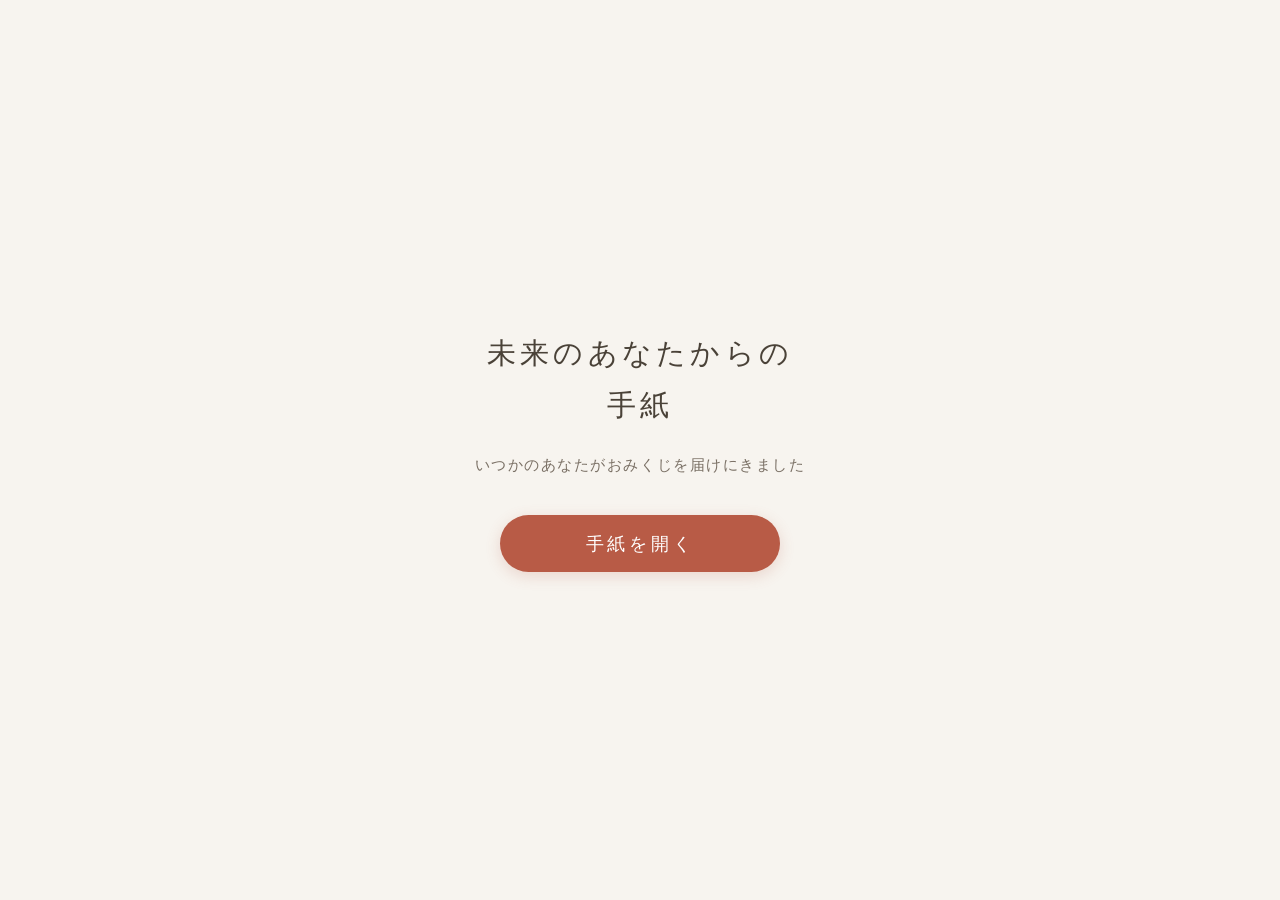
<file: demo/omikuji/omikuzi.html>
<!DOCTYPE html>
<html lang="ja">
<head>
  <meta charset="UTF-8">
  <meta name="viewport" content="width=device-width, initial-scale=1.0">
  <title>未来の私からの手紙 - おみくじ</title>
  <style>
    :root {
      --bg-color: #f7f4ef;
      --paper-color: #fffdf9;
      --envelope-color: #e5dacb;
      --envelope-flap: #d8c8b4;
      --text-color: #4a4238;
      --accent-color: #b85b46;
      --gold-color: #d4af37;
    }

    * {
      box-sizing: border-box;
      margin: 0;
      padding: 0;
    }

    body {
      font-family: 'Yu Mincho', 'YuMincho', 'Hiragino Mincho ProN', 'MS PMincho', serif;
      background-color: var(--bg-color);
      color: var(--text-color);
      min-height: 100vh;
      min-height: 100svh; /* スマホのアドレスバー対策 */
      display: flex;
      justify-content: center;
      align-items: center;
      overflow-x: hidden;
      padding: 16px;
    }

    .container {
      width: 100%;
      max-width: 520px;
      display: flex;
      flex-direction: column;
      align-items: center;
      text-align: center;
      margin: 0 auto;
    }

    /* 共通アニメーション */
    .fade-in {
      animation: fadeIn 0.8s ease forwards;
    }

    @keyframes fadeIn {
      from { opacity: 0; transform: translateY(15px); }
      to { opacity: 1; transform: translateY(0); }
    }

    /* 1. スタート画面 */
    #start-screen {
      display: flex;
      flex-direction: column;
      align-items: center;
      gap: 1.5rem;
      width: 100%;
      padding: 20px 10px;
    }

    .title {
      font-size: clamp(1.3rem, 5vw, 1.8rem);
      letter-spacing: 0.15em;
      line-height: 1.8;
      font-weight: normal;
    }

    .sub-title {
      font-size: clamp(0.8rem, 3vw, 0.95rem);
      color: #7a7065;
      letter-spacing: 0.1em;
    }

    .draw-btn {
      background-color: var(--accent-color);
      color: #fff;
      border: none;
      padding: 16px 36px;
      font-size: clamp(1rem, 4vw, 1.15rem);
      font-family: inherit;
      letter-spacing: 0.2em;
      border-radius: 40px;
      cursor: pointer;
      box-shadow: 0 4px 15px rgba(184, 91, 70, 0.2);
      transition: all 0.3s ease;
      margin-top: 15px;
      width: 80%;
      max-width: 280px;
      -webkit-tap-highlight-color: transparent;
    }

    .draw-btn:hover {
      background-color: #a04b37;
      transform: translateY(-2px);
      box-shadow: 0 6px 20px rgba(184, 91, 70, 0.3);
    }

    .draw-btn:active {
      transform: translateY(0);
    }

    /* 2. 封筒アニメーションエリア（レスポンシブサイズ調整） */
    #envelope-screen {
      display: none;
      position: relative;
      width: clamp(240px, 75vw, 300px);
      height: clamp(155px, 48vw, 195px);
      margin: 30px 0;
      perspective: 1000px;
    }

    .envelope {
      width: 100%;
      height: 100%;
      background-color: var(--envelope-color);
      border-radius: 6px;
      position: relative;
      box-shadow: 0 10px 25px rgba(0,0,0,0.08);
      display: flex;
      justify-content: center;
      align-items: center;
    }

    /* 封筒の蓋（フラップ） */
    .envelope-flap {
      position: absolute;
      top: 0;
      left: 0;
      width: 0;
      height: 0;
      border-left: calc(clamp(240px, 75vw, 300px) / 2) solid transparent;
      border-right: calc(clamp(240px, 75vw, 300px) / 2) solid transparent;
      border-top: calc(clamp(155px, 48vw, 195px) * 0.55) solid var(--envelope-flap);
      transform-origin: top;
      transition: transform 0.8s ease 0.2s;
      z-index: 3;
    }

    .envelope.open .envelope-flap {
      transform: rotateX(180deg);
      z-index: 1;
    }

    .stamp {
      width: clamp(42px, 12vw, 52px);
      height: clamp(42px, 12vw, 52px);
      background-color: var(--accent-color);
      color: #fff;
      border-radius: 50%;
      display: flex;
      justify-content: center;
      align-items: center;
      font-size: clamp(0.65rem, 2.5vw, 0.8rem);
      letter-spacing: 0.1em;
      border: 2px dashed #fff;
      z-index: 4;
      box-shadow: 0 2px 6px rgba(0,0,0,0.15);
      transition: opacity 0.4s ease;
    }

    .envelope.open .stamp {
      opacity: 0;
    }

    /* 中の手紙 */
    .letter-preview {
      position: absolute;
      bottom: 10px;
      width: 90%;
      height: 80%;
      background-color: var(--paper-color);
      border-radius: 4px;
      z-index: 2;
      transition: transform 0.8s ease 0.8s, opacity 0.5s ease 1.2s;
      box-shadow: 0 2px 8px rgba(0,0,0,0.05);
      padding: 15px;
      box-sizing: border-box;
      display: flex;
      justify-content: center;
      align-items: center;
      font-size: 0.8rem;
      color: #8a8075;
      writing-mode: vertical-rl;
      text-orientation: upright;
      letter-spacing: 0.2em;
    }

    .envelope.open .letter-preview {
      transform: translateY(-90px);
    }

    /* 3. 手紙・結果画面 */
    #result-screen {
      display: none;
      width: 100%;
      background-color: var(--paper-color);
      padding: clamp(25px, 6vw, 40px) clamp(16px, 5vw, 28px);
      border-radius: 8px;
      box-shadow: 0 10px 30px rgba(0, 0, 0, 0.05);
      border: 1px solid #eae3d9;
      position: relative;
    }

    .letter-header {
      font-size: clamp(0.8rem, 2.8vw, 0.95rem);
      color: #8c8275;
      border-bottom: 1px solid #eee6dc;
      padding-bottom: 10px;
      margin-bottom: clamp(20px, 5vw, 30px);
      letter-spacing: 0.1em;
    }

    .thank-you-msg {
      font-size: clamp(1rem, 3.8vw, 1.2rem);
      line-height: 1.9;
      color: var(--accent-color);
      margin-bottom: clamp(25px, 6vw, 35px);
      font-weight: normal;
      letter-spacing: 0.08em;
    }

    .fortune-badge {
      display: inline-block;
      font-size: clamp(1.4rem, 5vw, 1.8rem);
      font-weight: bold;
      color: var(--accent-color);
      border: 2px solid var(--accent-color);
      padding: 4px clamp(16px, 4vw, 24px);
      border-radius: 4px;
      margin-bottom: clamp(25px, 6vw, 35px);
      letter-spacing: 0.25em;
    }

    .fortune-badge.大吉 {
      color: var(--gold-color);
      border-color: var(--gold-color);
      background-color: rgba(212, 175, 55, 0.05);
    }

    .main-message {
      font-size: clamp(0.92rem, 3.2vw, 1.05rem);
      line-height: 2.1;
      letter-spacing: 0.06em;
      text-align: left;
      white-space: pre-wrap;
      margin-bottom: clamp(25px, 6vw, 40px);
      padding: 0 5px;
      word-break: break-word;
    }

    .letter-footer {
      font-size: clamp(0.8rem, 2.8vw, 0.9rem);
      text-align: right;
      color: #8c8275;
      margin-top: 15px;
      letter-spacing: 0.1em;
    }

    .retry-btn {
      background: none;
      border: 1px solid #d8cebe;
      color: #7a7065;
      padding: 10px 24px;
      font-family: inherit;
      font-size: clamp(0.8rem, 2.8vw, 0.9rem);
      border-radius: 20px;
      cursor: pointer;
      margin-top: clamp(20px, 5vw, 30px);
      transition: all 0.3s ease;
      letter-spacing: 0.1em;
      -webkit-tap-highlight-color: transparent;
    }

    .retry-btn:hover {
      background-color: #f0e8dd;
      color: var(--text-color);
    }

    /* スマホ画面向けの追加微調整 */
    @media (max-width: 480px) {
      body {
        padding: 12px;
      }
      
      .main-message {
        line-height: 1.95;
      }
    }
  </style>
</head>
<body>

  <div class="container">
    <!-- 1. スタート画面 -->
    <div id="start-screen">
      <h1 class="title">未来のあなたからの<br>手紙</h1>
      <p class="sub-title">いつかのあなたがおみくじを届けにきました</p>
      <button class="draw-btn" onclick="openEnvelope()">手紙を開く</button>
    </div>

    <!-- 2. 封筒アニメーション画面 -->
    <div id="envelope-screen">
      <div class="envelope" id="envelope">
        <div class="envelope-flap"></div>
        <div class="stamp">未来より</div>
        <div class="letter-preview">拝啓、過去のわたしへ</div>
      </div>
    </div>

    <!-- 3. 結果画面 -->
    <div id="result-screen">
      <div class="letter-header">未来のあなたより</div>
      
      <p class="thank-you-msg">「あの日、あの選択をしてくれてありがとう。」</p>
      
      <div>運勢：<span id="fortune-type" class="fortune-badge"></span></div>
      
      <p id="message-text" class="main-message"></p>
      
      <div class="letter-footer">未来のあなたより</div>
      
      <button class="retry-btn" onclick="resetApp()">もう一度ひく</button>
    </div>
  </div>

  <script>
    /* ----------------------------------------------------
       1. 運勢の確率設定（背中を押すおみくじなので、凶・大凶はなし）
          大吉:30%, 中吉:25%, 吉:25%, 小吉:20%
    ---------------------------------------------------- */
    function getRandomFortune() {
      const rand = Math.random() * 100;
      if (rand < 30) return '大吉';
      if (rand < 55) return '中吉';
      if (rand < 80) return '吉';
      return '小吉';
    }

    /* ----------------------------------------------------
       2. メッセージ（書き出し・中身・締めを、それぞれランダムに1つずつ選ぶ）
       10 × 10 × 10 = 1000通り。どの文も同じ確率で出る
    ---------------------------------------------------- */
    const intros = [
      "失敗したらどうしようと考えすぎなくていい。",
      "今悩んでいるその出来事はね、",
      "ちょっと立ち止まっても大丈夫。",
      "遠回りだと思っているその道は、",
      "泣きたくなる夜があってもいいんだよ。",
      "他人のものさしで自分を測らなくていい。",
      "焦らなくていい、ちゃんと進んでいるから。",
      "どんなに小さな歩みでも、",
      "周りと比べそうになったら思い出して。",
      "うまくやろうとしなくていい。"
    ];

    const middles = [
      "未来の私から見たら、その失敗も愛おしいストーリーの一部だから。",
      "振り返れば、全部最高の経験になっているんだよ。",
      "あとから振り返れば、人生の素敵なきっかけだったと思えるから。",
      "未来の私が立つ素晴らしい景色に、ちゃんと繋がっているから。",
      "その経験が、あなたの心を誰よりも強く、優しくしてくれたんだ。",
      "あなたの人生の主役は、どこまでいってもあなたなんだから。",
      "あなたが今日選んだこと、頑張ったことすべてが明日の糧になっている。",
      "未来の私は、あなたのその努力をずっと誇りに思っているよ。",
      "迷った数だけ、未来の私はもっと優しくなれたよ。",
      "不器用でもいい。そのままのあなたが一番素敵だから。"
    ];

    const outros = [
      "だから今日は、好きな温かい飲み物でも飲んでゆっくりおやすみ。",
      "大丈夫、すべては最高のタイミングでうまくいっているから。",
      "今日も自分をたくさん褒めてあげてね。",
      "あなたの今日を、未来の私は心から愛しています。",
      "安心して、思いのままに今日という日を楽しんで。",
      "自分の直感を信じて、一歩踏み出してみて。",
      "大丈夫。未来は、あなたが思っているよりずっと明るいよ。",
      "あなたはただ、あなたでいればそれで十分だから。",
      "今日という日を笑って過ごしてね。愛を込めて。",
      "すべての瞬間が、輝く未来へ繋がっているよ。"
    ];

    /* 配列の中から1つをランダムに選ぶ */
    function pick(list) {
      return list[Math.floor(Math.random() * list.length)];
    }

    function makeMessage() {
      return `${pick(intros)}\n${pick(middles)}\n${pick(outros)}`;
    }

    /* ----------------------------------------------------
       3. アニメーション＆画面切り替え処理
    ---------------------------------------------------- */
    function openEnvelope() {
      const startScreen = document.getElementById('start-screen');
      const envelopeScreen = document.getElementById('envelope-screen');
      const envelope = document.getElementById('envelope');
      const resultScreen = document.getElementById('result-screen');

      startScreen.style.display = 'none';
      envelopeScreen.style.display = 'block';
      
      setTimeout(() => {
        envelope.classList.add('open');
      }, 300);

      setTimeout(() => {
        const fortune = getRandomFortune();
        const randomMsg = makeMessage();

        const fortuneBadge = document.getElementById('fortune-type');
        fortuneBadge.innerText = fortune;
        fortuneBadge.className = `fortune-badge ${fortune}`;
        document.getElementById('message-text').innerText = randomMsg;

        envelopeScreen.style.display = 'none';
        resultScreen.style.display = 'block';
        resultScreen.classList.add('fade-in');
      }, 2300);
    }

    /* ----------------------------------------------------
       4. リセット処理
    ---------------------------------------------------- */
    function resetApp() {
      const startScreen = document.getElementById('start-screen');
      const envelopeScreen = document.getElementById('envelope-screen');
      const envelope = document.getElementById('envelope');
      const resultScreen = document.getElementById('result-screen');

      resultScreen.style.display = 'none';
      resultScreen.classList.remove('fade-in');
      envelope.classList.remove('open');
      
      startScreen.style.display = 'flex';
    }
  </script>
</body>
</html>
</file>
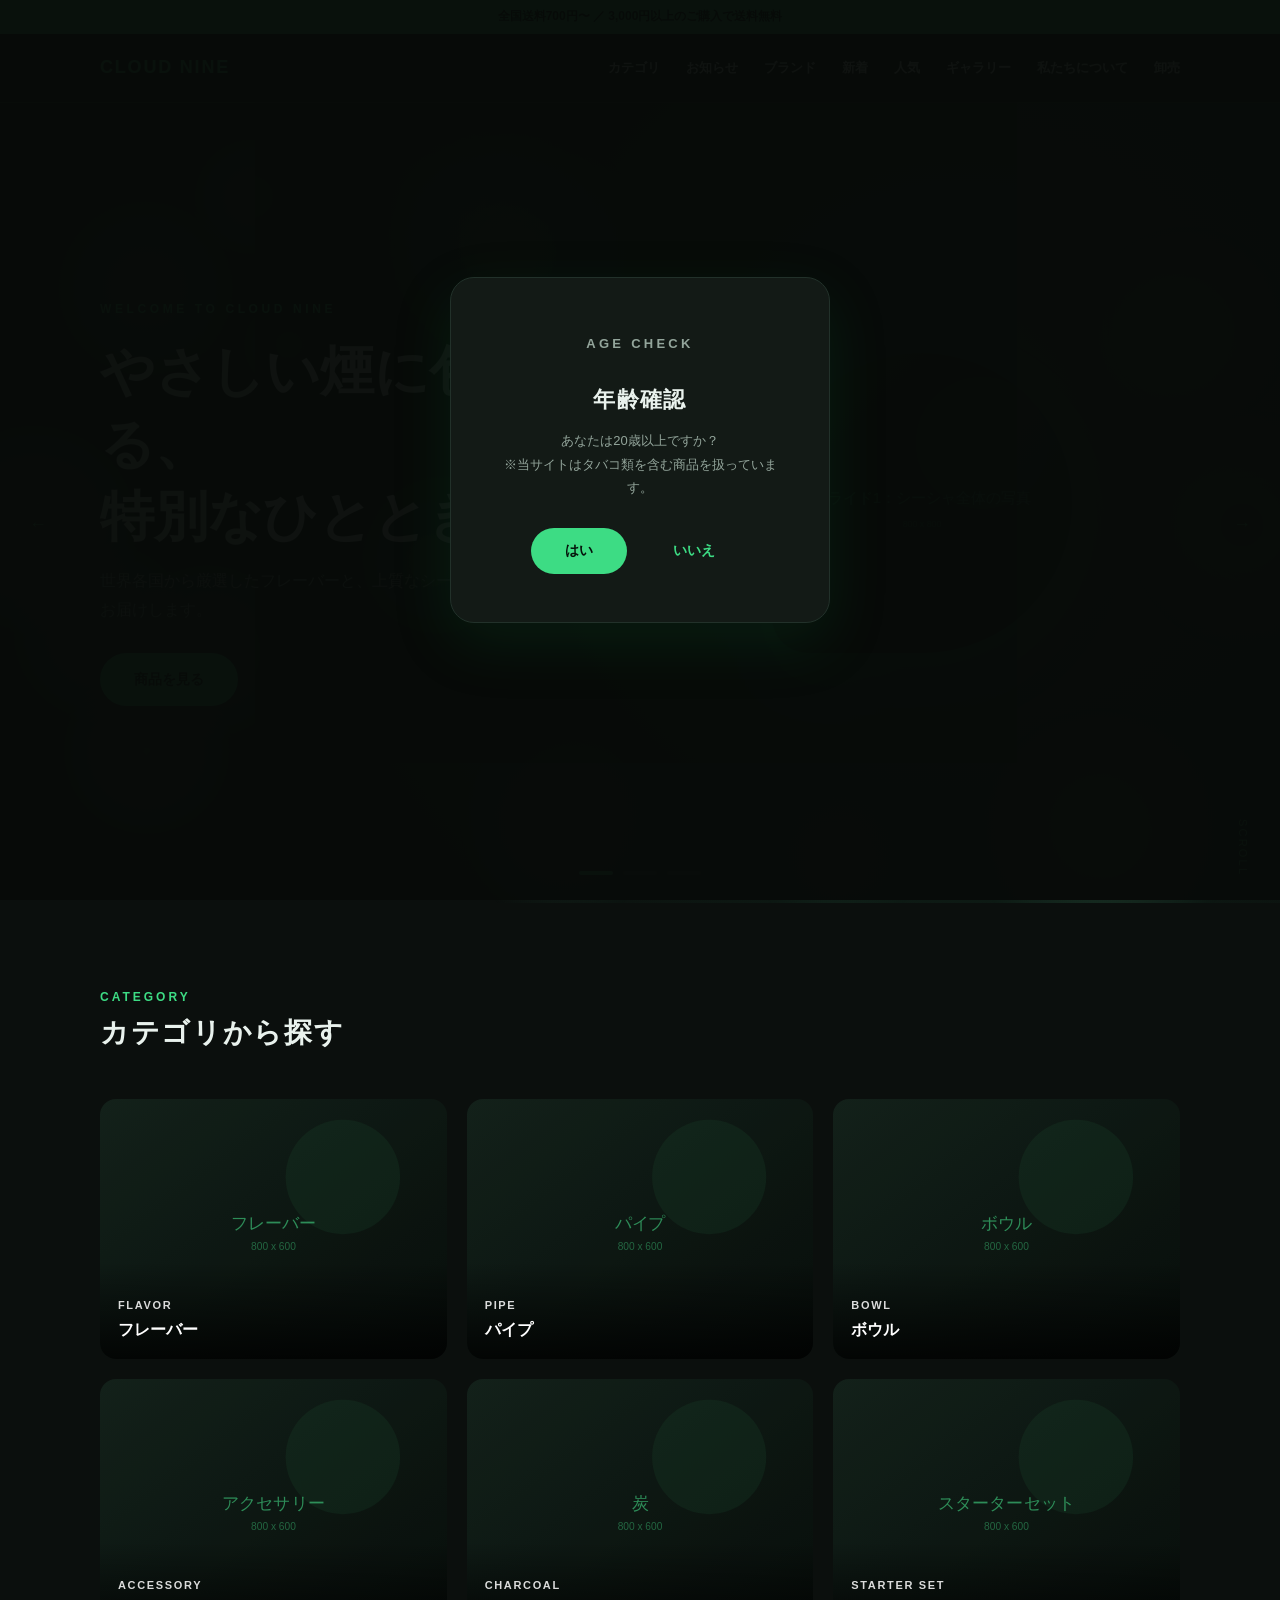
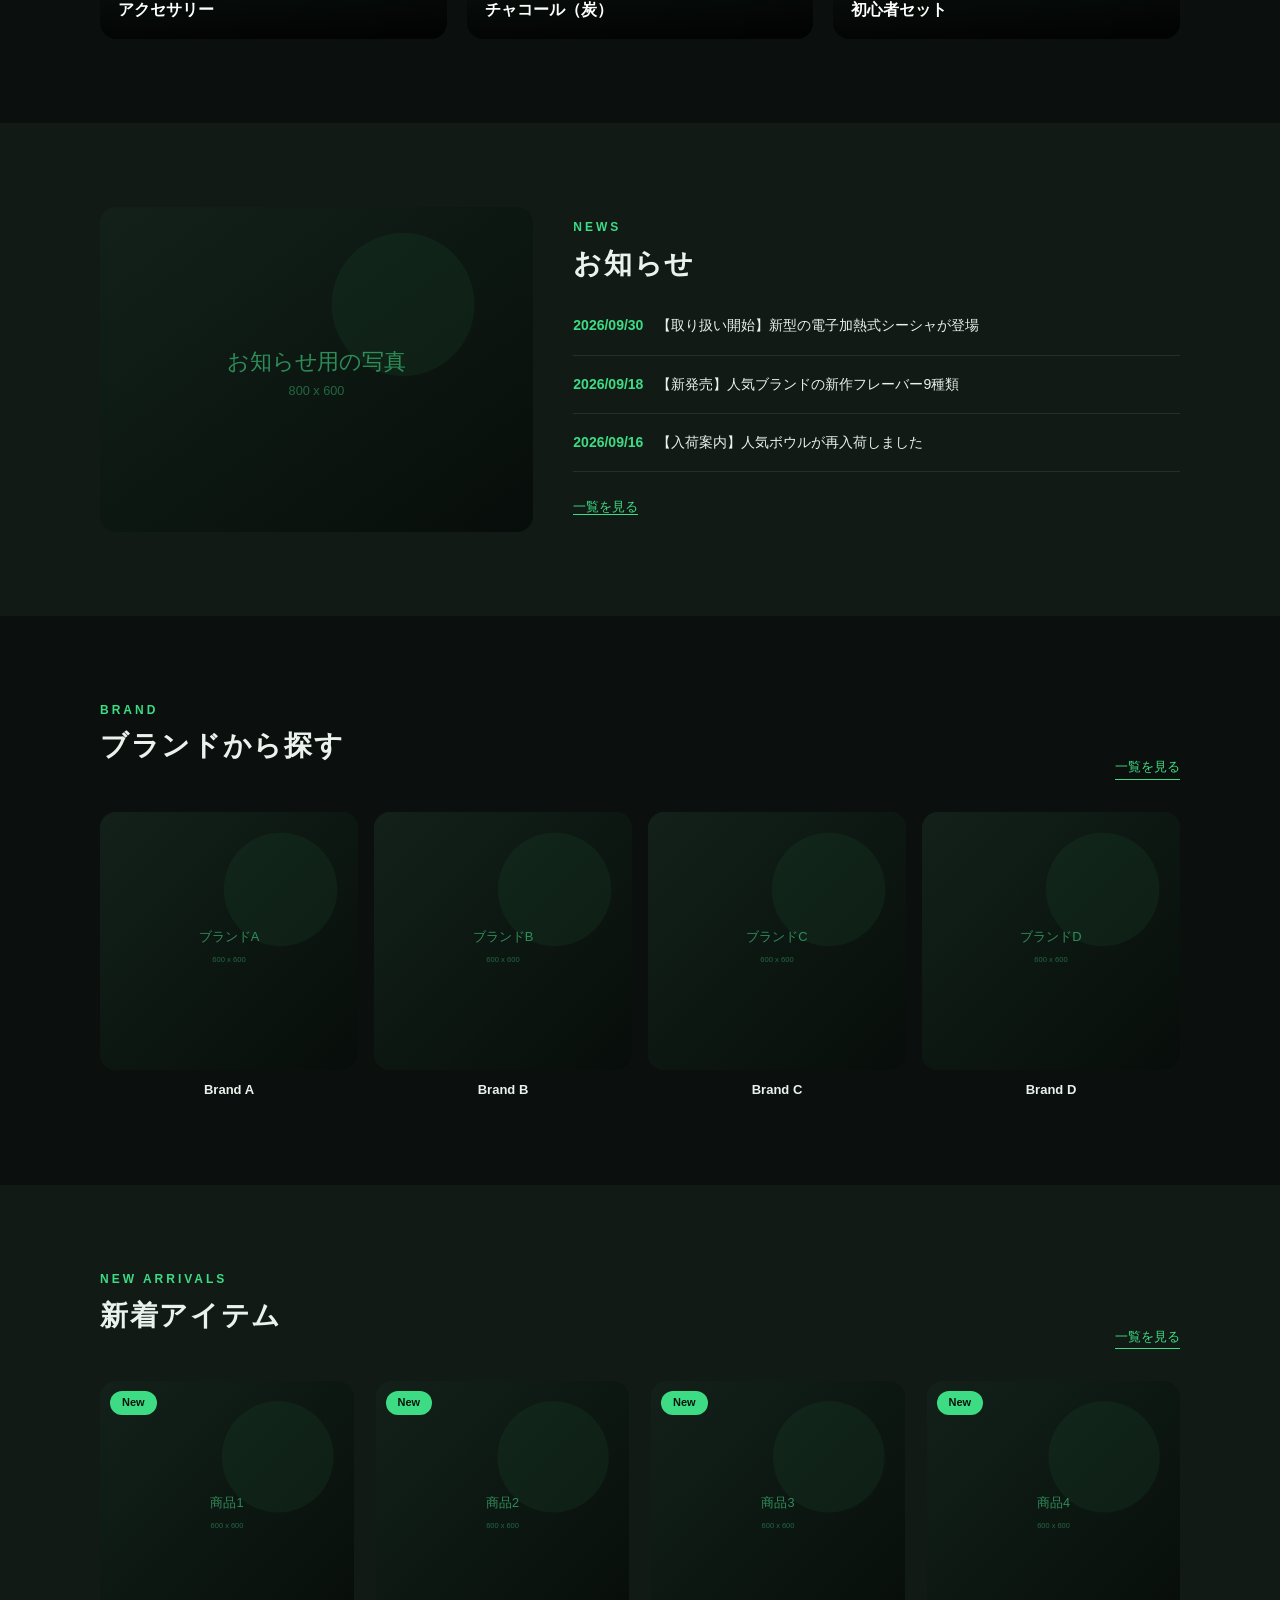
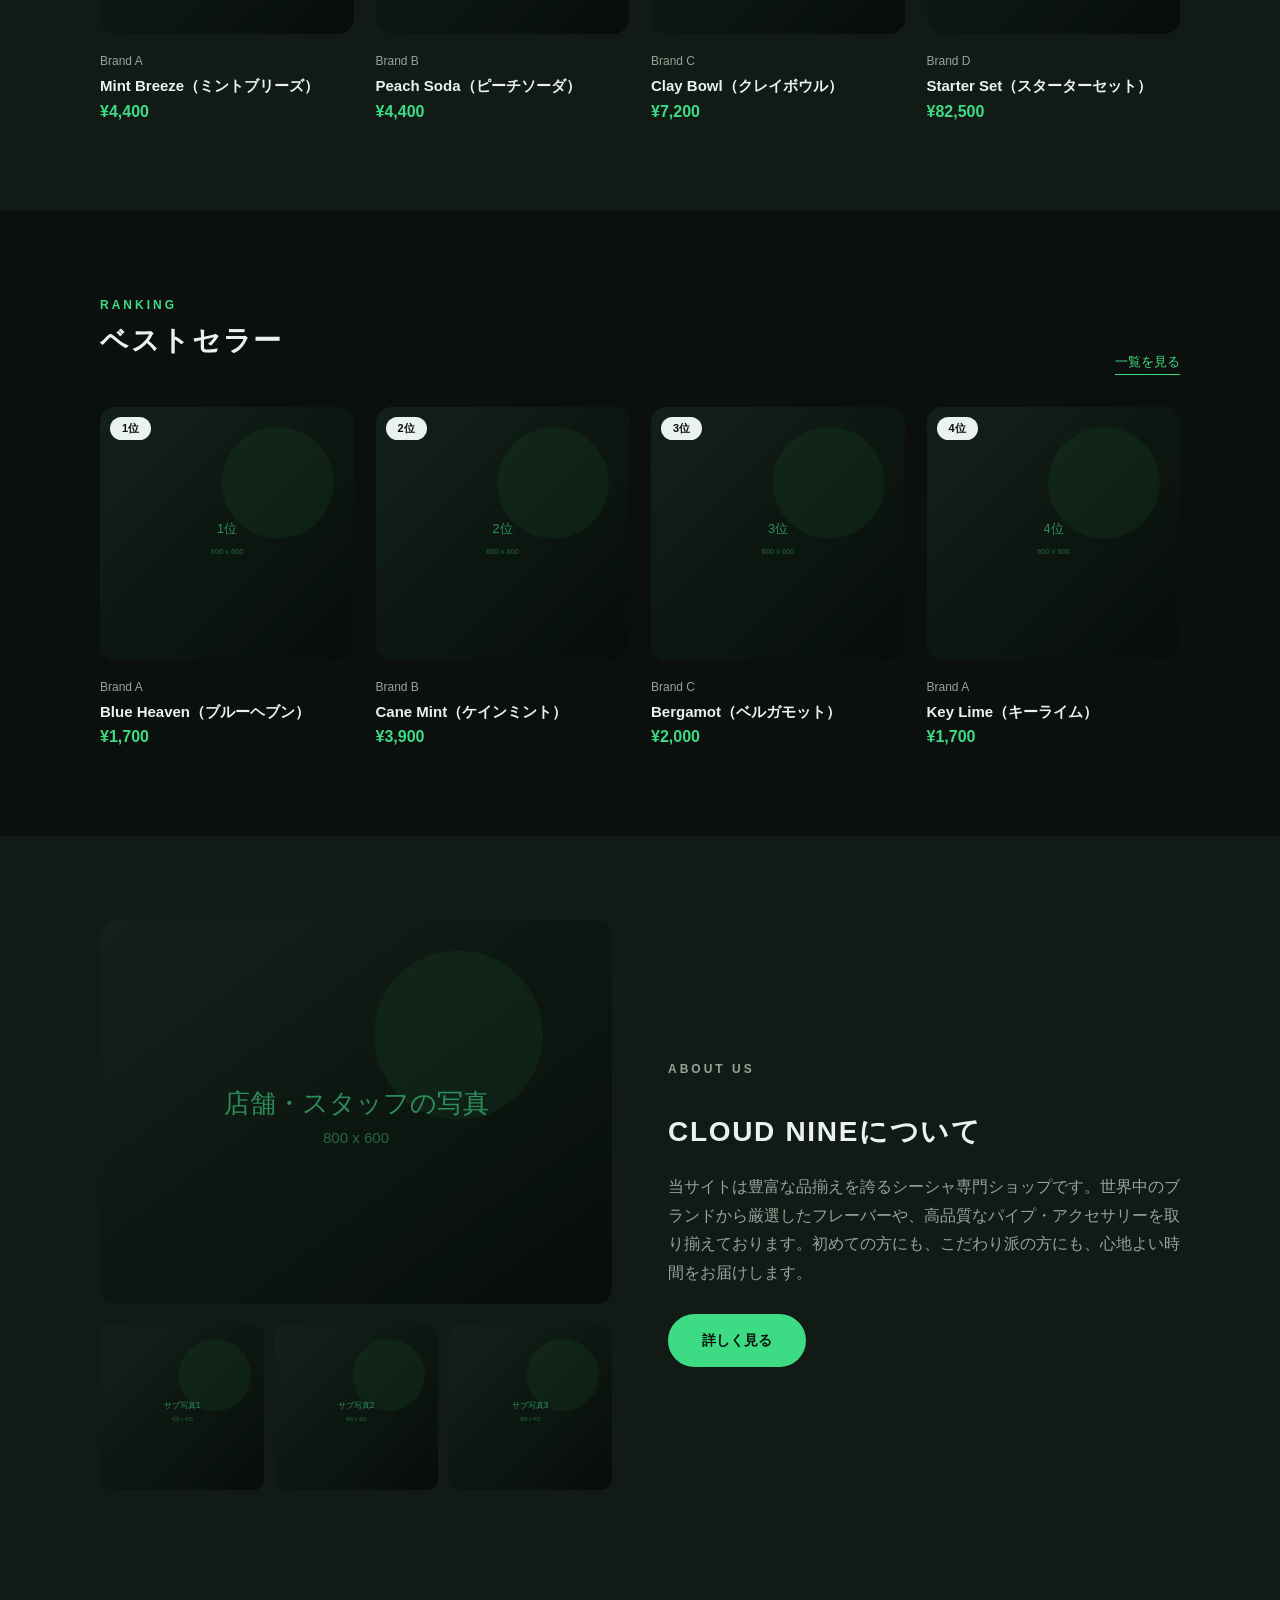
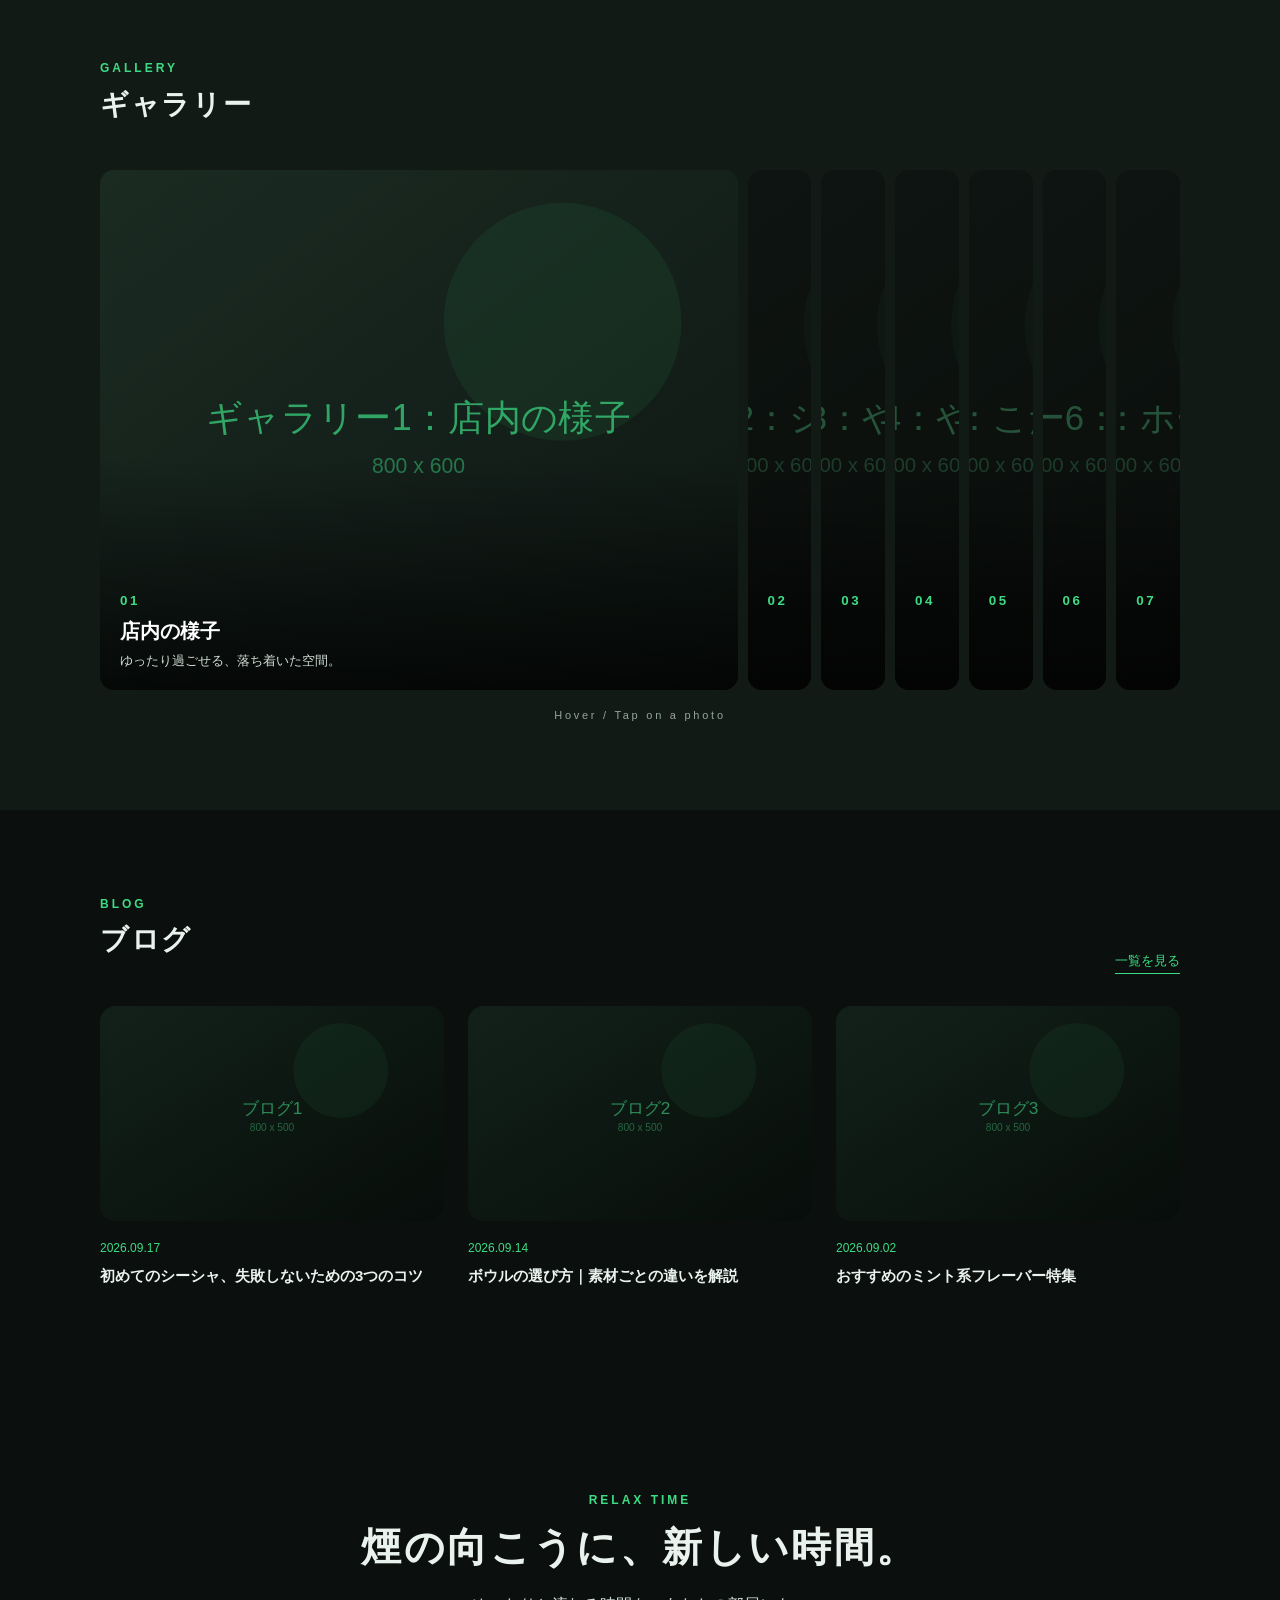
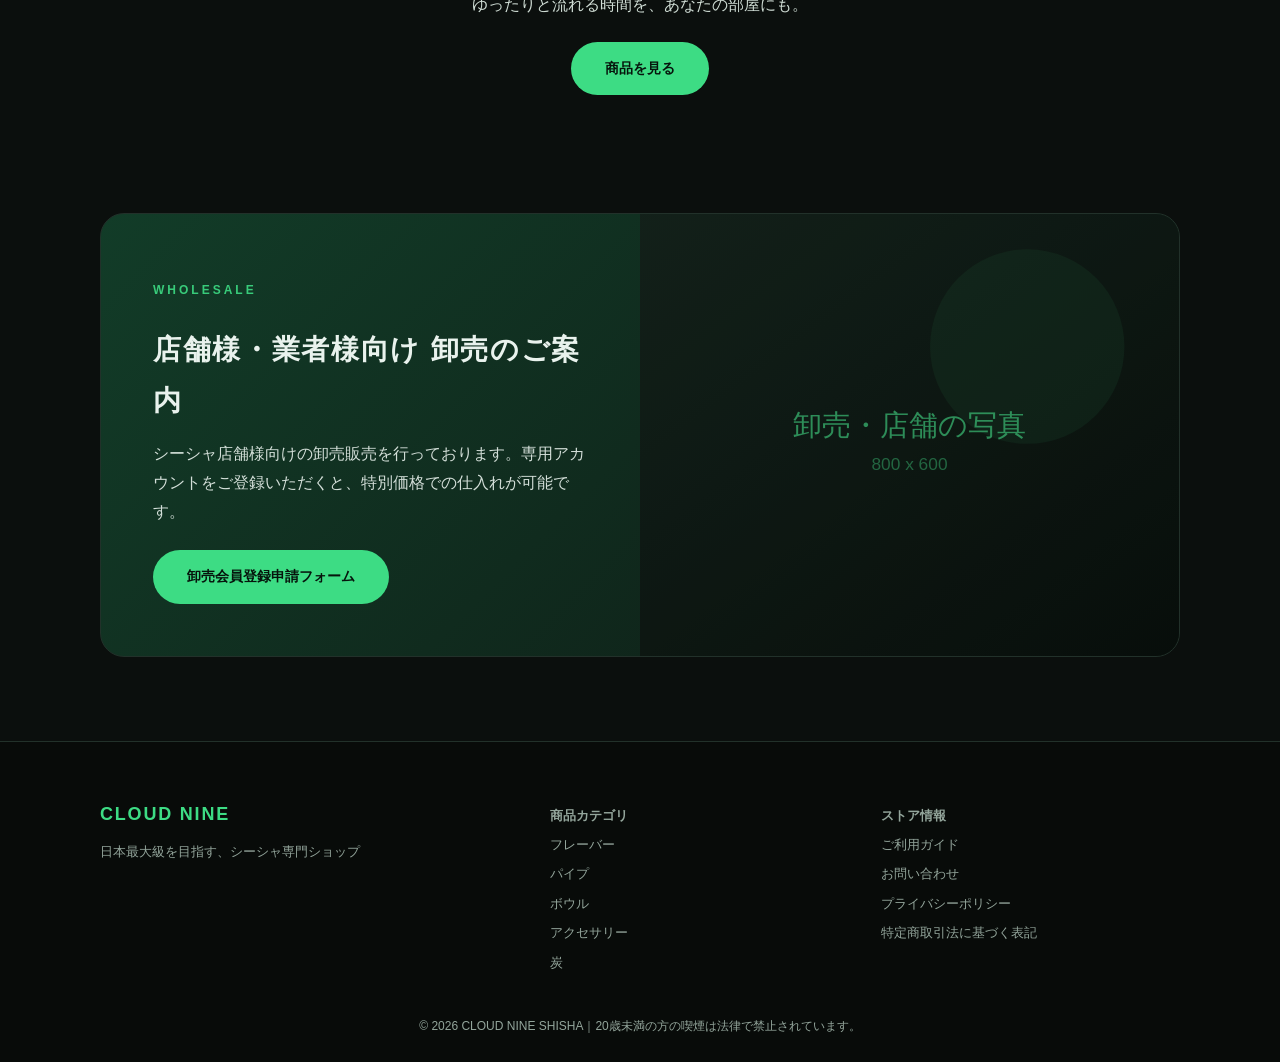
<file: demo/shisha/sisya.html>
<!DOCTYPE html>
<html lang="ja">
<head>
<meta charset="UTF-8">
<meta name="viewport" content="width=device-width, initial-scale=1">
<title>CLOUD NINE SHISHA | シーシャ専門店</title>
<style>
/* ===== 色の変更はここだけ ===== */
:root{--green:#3ddc84;--bg:#0b0f0d;--mint:#121a16;--ink:#e9f2ed;--gray:#93a59b;--line:#22312a;--r:16px}
*{box-sizing:border-box;margin:0;padding:0}
html{scroll-behavior:smooth}
body{font-family:"Hiragino Sans","Noto Sans JP",sans-serif;color:var(--ink);background:var(--bg);line-height:1.8}
img{display:block;width:100%;height:100%;object-fit:cover;filter:brightness(.82) saturate(.9) contrast(1.05)}
a{color:inherit;text-decoration:none}
.wrap{max-width:1120px;margin:0 auto;padding:0 20px}
section{padding:84px 0}
.ph{border-radius:var(--r);overflow:hidden;background:var(--mint)}
h2{font-size:28px;letter-spacing:.06em;margin-bottom:8px}
.sub{color:var(--green);font-size:12px;letter-spacing:.25em;font-weight:700}
.head{display:flex;justify-content:space-between;align-items:flex-end;margin-bottom:32px}
.more{font-size:13px;color:var(--green);border-bottom:1px solid var(--green)}
.btn{display:inline-block;background:var(--green);color:#06140c;padding:14px 34px;border-radius:99px;font-weight:700;font-size:14px;transition:.3s}
.btn:hover{transform:translateY(-2px);box-shadow:0 8px 20px rgba(61,220,132,.3)}
.btn.line{background:transparent;color:var(--green);border:1px solid var(--green)}
.reveal{opacity:0;transform:translateY(24px);transition:.8s}
.reveal.on{opacity:1;transform:none}

/* お知らせバー・ヘッダー */
.bar{background:var(--green);color:#06140c;font-weight:700;text-align:center;font-size:12px;padding:6px}
header{position:sticky;top:0;z-index:50;background:rgba(11,15,13,.88);backdrop-filter:blur(8px);border-bottom:1px solid var(--line)}
header .wrap{display:flex;align-items:center;justify-content:space-between;height:68px}
.logo{font-weight:800;letter-spacing:.1em;color:var(--green);font-size:18px}
nav ul{display:flex;gap:26px;list-style:none;font-size:13px;font-weight:600}
nav a:hover{color:var(--green)}
.burger{display:none;background:none;border:0;font-size:26px;color:var(--green)}

/* ===== ファーストビュー ===== */
.hero{position:relative;height:calc(100vh - 100px);min-height:560px;background:radial-gradient(circle at 75% 40%,#143626 0,#0b0f0d 62%);overflow:hidden;padding:0}
#smoke{position:absolute;inset:0;width:100%;height:100%}
.slide{position:absolute;inset:0;display:flex;align-items:center;opacity:0;visibility:hidden;transition:opacity 1s,visibility 1s}
.slide.active{opacity:1;visibility:visible}
.slide .wrap{display:grid;grid-template-columns:1fr 1fr;gap:48px;align-items:center;width:100%}
.slide .txt>*{opacity:0;transform:translateY(30px);transition:.9s}
.slide.active .txt>*{opacity:1;transform:none}
.slide.active .txt>*:nth-child(2){transition-delay:.15s}
.slide.active .txt>*:nth-child(3){transition-delay:.3s}
.slide.active .txt>*:nth-child(4){transition-delay:.45s}
.slide .txt small{color:var(--green);letter-spacing:.3em;font-weight:700;font-size:12px;display:block}
.slide .txt h1{font-size:clamp(30px,4.6vw,54px);line-height:1.35;margin:14px 0}
.slide .txt p{color:var(--gray);margin-bottom:28px;max-width:440px}
.slide .pic{aspect-ratio:1/1;max-height:62vh;margin:0 auto;border-radius:50% 50% 50% 12%;overflow:hidden;box-shadow:0 24px 60px rgba(61,220,132,.16);transform:scale(.92) rotate(-3deg);transition:1.2s}
.slide.active .pic{transform:scale(1) rotate(0)}
.pic img{transition:transform .2s}
.dots{position:absolute;bottom:28px;left:50%;transform:translateX(-50%);display:flex;gap:10px;z-index:5}
.dots button{width:34px;height:4px;border:0;border-radius:4px;background:#2c3d34;cursor:pointer;overflow:hidden;position:relative}
.dots button.on::after{content:"";position:absolute;inset:0;background:var(--green);transform-origin:left;animation:bar 6s linear forwards}
@keyframes bar{from{transform:scaleX(0)}to{transform:scaleX(1)}}
.arrow{position:absolute;top:50%;z-index:5;width:44px;height:44px;border-radius:50%;border:1px solid var(--line);background:#141d18;color:var(--green);font-size:18px;cursor:pointer}
.arrow.l{left:16px}.arrow.r{right:16px}
.scroll{position:absolute;right:28px;bottom:26px;font-size:11px;letter-spacing:.2em;color:var(--green);writing-mode:vertical-rl;z-index:5}

/* カテゴリ */
.cats{display:grid;grid-template-columns:repeat(3,1fr);gap:20px}
.cat{position:relative;aspect-ratio:4/3;border-radius:var(--r);overflow:hidden}
.cat img{transition:transform .6s}
.cat:hover img{transform:scale(1.08)}
.cat span{position:absolute;left:0;right:0;bottom:0;padding:34px 18px 14px;color:#fff;font-weight:700;background:linear-gradient(transparent,rgba(0,0,0,.78))}
.cat em{display:block;font-size:11px;font-style:normal;opacity:.85;letter-spacing:.15em}

/* お知らせ */
.news{background:var(--mint)}
.newsbox{display:grid;grid-template-columns:1fr 1.4fr;gap:40px;align-items:center}
.newsbox li{list-style:none;padding:16px 0;border-bottom:1px solid var(--line);font-size:14px}
.newsbox time{color:var(--green);font-weight:700;margin-right:14px}

/* ブランド */
.brands{display:grid;grid-template-columns:repeat(4,1fr);gap:16px}
.brand{text-align:center;font-size:13px;font-weight:600}
.brand .ph{aspect-ratio:1/1;margin-bottom:8px}

/* 商品カード */
.grid{display:grid;grid-template-columns:repeat(4,1fr);gap:22px}
.card{transition:.3s}
.card:hover{transform:translateY(-6px)}
.card:hover .ph{box-shadow:0 0 0 1px var(--green),0 12px 30px rgba(61,220,132,.15)}
.card .ph{aspect-ratio:1/1;position:relative;margin-bottom:12px}
.tag{position:absolute;top:10px;left:10px;z-index:2;background:var(--green);color:#06140c;font-size:11px;padding:2px 12px;border-radius:99px;font-weight:700}
.card small{color:var(--gray);font-size:12px}
.card h3{font-size:15px;line-height:1.5}
.card b{color:var(--green)}
.rank .tag{background:#e9f2ed;color:#0b0f0d}

/* About */
.about .wrap{display:grid;grid-template-columns:1fr 1fr;gap:56px;align-items:center}
.about .ph{aspect-ratio:4/3}
.about p{margin:16px 0 26px;color:var(--gray)}
.mini{display:grid;grid-template-columns:repeat(3,1fr);gap:10px;margin-top:22px}
.mini .ph{aspect-ratio:1/1;border-radius:10px}

/* ブログ */
.blog{display:grid;grid-template-columns:repeat(3,1fr);gap:24px}
.blog .ph{aspect-ratio:16/10;margin-bottom:12px}
.blog time{font-size:12px;color:var(--green)}
.blog h3{font-size:15px}

/* 卸売 */
.b2b{background:linear-gradient(135deg,#123c28,#0e1a14);border:1px solid var(--line);color:var(--ink);border-radius:24px;display:grid;grid-template-columns:1fr 1fr;overflow:hidden}
.b2b .in{padding:52px}
.b2b p{margin:14px 0 24px;opacity:.9}


footer{background:#080b09;border-top:1px solid var(--line);padding:56px 0 24px;font-size:13px}
.fgrid{display:grid;grid-template-columns:1.4fr 1fr 1fr;gap:32px}
footer ul{list-style:none}footer li{margin:6px 0;color:var(--gray)}
.copy{text-align:center;color:var(--gray);margin-top:36px;font-size:12px}

/* 年齢確認 */
#age{position:fixed;inset:0;z-index:100;background:rgba(8,11,9,.97);display:flex;align-items:center;justify-content:center;transition:.5s}
#age.hide{opacity:0;visibility:hidden}
#age div{background:#131a16;border:1px solid var(--line);padding:44px;border-radius:24px;text-align:center;box-shadow:0 20px 60px rgba(12,126,59,.15);max-width:380px}
#age p{color:var(--gray);font-size:13px;margin:10px 0 24px}
#age .btn{border:0;cursor:pointer;margin:4px}

/* ギャラリー（オーバーマウスで広がる）・フォトバンド */
.gal{display:flex;gap:10px;height:520px}
.gal .ph{flex:1;position:relative;border-radius:14px;cursor:pointer;transition:flex .7s cubic-bezier(.2,.8,.2,1);min-width:0}
.gal .ph.on{flex:10}
.gal img{position:absolute;inset:0;filter:brightness(.5) saturate(.75);transition:filter .6s,transform 1s}
.gal .ph.on img{filter:brightness(.95);transform:scale(1.04)}
.gal .ph::after{content:"";position:absolute;inset:0;background:linear-gradient(transparent 55%,rgba(0,0,0,.75));pointer-events:none}
.cap{position:absolute;left:20px;bottom:18px;z-index:2;color:#fff;white-space:nowrap}
.cap small{display:block;color:var(--green);font-weight:700;letter-spacing:.2em}
.cap b,.cap span{display:block;opacity:0;transform:translateY(12px);transition:.5s}
.cap b{font-size:20px}.cap span{font-size:13px;color:#cfdcd4}
.gal .ph.on .cap b,.gal .ph.on .cap span{opacity:1;transform:none;transition-delay:.25s}
.hint{text-align:center;color:var(--gray);font-size:11px;letter-spacing:.25em;margin-top:16px}
.band{position:relative;height:440px;padding:0;overflow:hidden;display:flex;align-items:center;justify-content:center;text-align:center}
.band>img{position:absolute;left:0;top:-15%;height:130%;width:100%;will-change:transform}
.band::after{content:"";position:absolute;inset:0;background:linear-gradient(rgba(11,15,13,.55),rgba(11,15,13,.75))}
.band .in{position:relative;z-index:2}
.band h2{font-size:clamp(24px,4vw,40px)}
@media(max-width:820px){
 .gal{flex-direction:column;height:560px;gap:8px}.cap{left:14px;bottom:12px}
 section{padding:56px 0}
 nav{position:absolute;top:68px;left:0;right:0;background:#0b0f0d;display:none;padding:16px 20px;border-bottom:1px solid var(--line)}
 nav.open{display:block}nav ul{flex-direction:column;gap:14px}
 .burger{display:block}
 .slide .wrap{grid-template-columns:1fr;gap:16px;text-align:center}
 .slide .txt p{margin:0 auto 20px}.slide .pic{max-height:32vh;order:-1}
 .arrow,.scroll{display:none}
 .cats,.blog{grid-template-columns:1fr 1fr}.grid,.brands{grid-template-columns:1fr 1fr}
 .newsbox,.about .wrap,.b2b,.fgrid{grid-template-columns:1fr}.b2b .in{padding:32px}
}
</style>
</head>
<body>

<!-- 写真：Unsplash（フリー素材／商用利用可・クレジット表記不要）の画像を直接読み込んでいます。
     差し替える時は各 <img> の src を自分の画像パスに変更（例：src="images/hero1.jpg"）。data-ph は消してOK。
     撮影者クレジットは https://unsplash.com/s/photos/hookah で各写真を検索すると確認できます。 -->
<!-- 年齢確認（不要なら #age ごと削除） -->
<div id="age"><div>
 <p class="sub">AGE CHECK</p><h2 style="font-size:22px">年齢確認</h2>
 <p>あなたは20歳以上ですか？<br>※当サイトはタバコ類を含む商品を扱っています。</p>
 <button class="btn" onclick="document.getElementById('age').classList.add('hide')">はい</button>
 <button class="btn line" onclick="location.href='https://www.google.com'">いいえ</button>
</div></div>

<div class="bar">全国送料700円〜 ／ 3,000円以上のご購入で送料無料</div>
<header><div class="wrap">
 <a href="#top" class="logo">CLOUD NINE</a><!-- ロゴ：画像にする場合は <img> に差し替え -->
 <nav id="nav"><ul>
  <li><a href="#cat">カテゴリ</a></li><li><a href="#news">お知らせ</a></li><li><a href="#brand">ブランド</a></li>
  <li><a href="#new">新着</a></li><li><a href="#rank">人気</a></li><li><a href="#gallery">ギャラリー</a></li><li><a href="#about">私たちについて</a></li><li><a href="#b2b">卸売</a></li>
 </ul></nav>
 <button class="burger" onclick="document.getElementById('nav').classList.toggle('open')">☰</button>
</div></header>

<!-- ========== ファーストビュー（JSで動く） ========== -->
<!-- 画像の差し替え：<img data-ph="..."> を <img src="images/hero1.jpg" alt="説明"> に変更 -->
<section class="hero" id="top">
 <canvas id="smoke"></canvas>

 <div class="slide active"><div class="wrap">
  <div class="txt">
   <small>WELCOME TO CLOUD NINE</small>
   <h1>やさしい煙に包まれる、<br>特別なひとときを。</h1><!-- メインコピー -->
   <p>世界各国から厳選したフレーバーと、上質なシーシャ道具をお届けします。</p>
   <a href="#new" class="btn">商品を見る</a>
  </div>
  <div class="pic"><img data-ph="800x800 スライド1：シーシャ全体の写真" src="https://images.unsplash.com/photo-1635547821500-77542481940c?auto=format&fit=crop&q=70&w=1000"></div>
 </div></div>

 <div class="slide"><div class="wrap">
  <div class="txt">
   <small>NEW FLAVORS</small>
   <h1>新作フレーバー、<br>続々入荷中。</h1>
   <p>フルーツからミント、スイーツ系まで。お気に入りの一本がきっと見つかります。</p>
   <a href="#brand" class="btn">ブランドから探す</a>
  </div>
  <div class="pic"><img data-ph="800x800 スライド2：フレーバー缶の写真" src="https://images.unsplash.com/photo-1685003227041-49af807c0113?auto=format&fit=crop&q=70&w=1000"></div>
 </div></div>

 <div class="slide"><div class="wrap">
  <div class="txt">
   <small>FIRST SHISHA GUIDE</small>
   <h1>はじめてでも安心。<br>スターターセット。</h1>
   <p>必要なものがひとそろい。初心者ガイド付きで、今日から楽しめます。</p>
   <a href="#about" class="btn">初めての方へ</a>
  </div>
  <div class="pic"><img data-ph="800x800 スライド3：スターターセットの写真" src="https://images.unsplash.com/photo-1574238752695-675b86d49267?auto=format&fit=crop&q=70&w=1000"></div>
 </div></div>

 <button class="arrow l" id="prev" aria-label="前へ">←</button>
 <button class="arrow r" id="next" aria-label="次へ">→</button>
 <div class="dots" id="dots"></div>
 <div class="scroll">SCROLL</div>
</section>

<!-- ========== カテゴリ ========== -->
<section id="cat"><div class="wrap">
 <div class="head"><div><p class="sub">CATEGORY</p><h2>カテゴリから探す</h2></div></div>
 <div class="cats reveal">
  <!-- カテゴリ名・画像を差し替え -->
  <a class="cat" href="#"><img data-ph="800x600 フレーバー" src="https://images.unsplash.com/photo-1660778207738-6d2047ef86b9?auto=format&fit=crop&q=70&w=1000"><span><em>FLAVOR</em>フレーバー</span></a>
  <a class="cat" href="#"><img data-ph="800x600 パイプ" src="https://images.unsplash.com/photo-1763637675322-a8ee73f79deb?auto=format&fit=crop&q=70&w=1000"><span><em>PIPE</em>パイプ</span></a>
  <a class="cat" href="#"><img data-ph="800x600 ボウル" src="https://images.unsplash.com/photo-1660782644494-d368e4ca2b01?auto=format&fit=crop&q=70&w=1000"><span><em>BOWL</em>ボウル</span></a>
  <a class="cat" href="#"><img data-ph="800x600 アクセサリー" src="https://images.unsplash.com/photo-1729460728302-a75948cfd61f?auto=format&fit=crop&q=70&w=1000"><span><em>ACCESSORY</em>アクセサリー</span></a>
  <a class="cat" href="#"><img data-ph="800x600 炭" src="https://images.unsplash.com/photo-1697018636636-2687e6c441a2?auto=format&fit=crop&q=70&w=1000"><span><em>CHARCOAL</em>チャコール（炭）</span></a>
  <a class="cat" href="#"><img data-ph="800x600 スターターセット" src="https://images.unsplash.com/photo-1574751749605-0f1e41b6cf67?auto=format&fit=crop&q=70&w=1000"><span><em>STARTER SET</em>初心者セット</span></a>
 </div>
</div></section>

<!-- ========== お知らせ ========== -->
<section class="news" id="news"><div class="wrap newsbox reveal">
 <div class="ph" style="aspect-ratio:4/3"><img data-ph="800x600 お知らせ用の写真" src="https://images.unsplash.com/photo-1685345729575-7f059204c0cd?auto=format&fit=crop&q=70&w=1000"></div>
 <div>
  <p class="sub">NEWS</p><h2>お知らせ</h2>
  <!-- 日付・タイトルを差し替え -->
  <ul>
   <li><time>2026/09/30</time>【取り扱い開始】新型の電子加熱式シーシャが登場</li>
   <li><time>2026/09/18</time>【新発売】人気ブランドの新作フレーバー9種類</li>
   <li><time>2026/09/16</time>【入荷案内】人気ボウルが再入荷しました</li>
  </ul>
  <p style="margin-top:20px"><a class="more" href="#">一覧を見る</a></p>
 </div>
</div></section>

<!-- ========== ブランド ========== -->
<section id="brand"><div class="wrap">
 <div class="head"><div><p class="sub">BRAND</p><h2>ブランドから探す</h2></div><a class="more" href="#">一覧を見る</a></div>
 <div class="brands reveal">
  <!-- ブランド名・ロゴ/写真を差し替え -->
  <a class="brand" href="#"><div class="ph"><img data-ph="600x600 ブランドA" src="https://images.unsplash.com/photo-1683231094217-30130cc964b3?auto=format&fit=crop&q=70&w=700"></div>Brand A</a>
  <a class="brand" href="#"><div class="ph"><img data-ph="600x600 ブランドB" src="https://images.unsplash.com/photo-1697018636636-2687e6c441a2?auto=format&fit=crop&q=70&w=700"></div>Brand B</a>
  <a class="brand" href="#"><div class="ph"><img data-ph="600x600 ブランドC" src="https://images.unsplash.com/photo-1511302188604-d1d5ba206381?auto=format&fit=crop&q=70&w=700"></div>Brand C</a>
  <a class="brand" href="#"><div class="ph"><img data-ph="600x600 ブランドD" src="https://images.unsplash.com/photo-1683231092058-2be52d7ee981?auto=format&fit=crop&q=70&w=700"></div>Brand D</a>
 </div>
</div></section>

<!-- ========== 新着 ========== -->
<section id="new" style="background:var(--mint)"><div class="wrap">
 <div class="head"><div><p class="sub">NEW ARRIVALS</p><h2>新着アイテム</h2></div><a class="more" href="#">一覧を見る</a></div>
 <div class="grid reveal">
  <!-- 商品カード：画像・ブランド名・商品名・価格を差し替え -->
  <a class="card" href="#"><div class="ph"><span class="tag">New</span><img data-ph="600x600 商品1" src="https://images.unsplash.com/photo-1660778207738-6d2047ef86b9?auto=format&fit=crop&q=70&w=700"></div><small>Brand A</small><h3>Mint Breeze（ミントブリーズ）</h3><b>¥4,400</b></a>
  <a class="card" href="#"><div class="ph"><span class="tag">New</span><img data-ph="600x600 商品2" src="https://images.unsplash.com/photo-1685003227041-49af807c0113?auto=format&fit=crop&q=70&w=700"></div><small>Brand B</small><h3>Peach Soda（ピーチソーダ）</h3><b>¥4,400</b></a>
  <a class="card" href="#"><div class="ph"><span class="tag">New</span><img data-ph="600x600 商品3" src="https://images.unsplash.com/photo-1660782644494-d368e4ca2b01?auto=format&fit=crop&q=70&w=700"></div><small>Brand C</small><h3>Clay Bowl（クレイボウル）</h3><b>¥7,200</b></a>
  <a class="card" href="#"><div class="ph"><span class="tag">New</span><img data-ph="600x600 商品4" src="https://images.unsplash.com/photo-1662468527222-e4edb1cda938?auto=format&fit=crop&q=70&w=700"></div><small>Brand D</small><h3>Starter Set（スターターセット）</h3><b>¥82,500</b></a>
 </div>
</div></section>

<!-- ========== ランキング ========== -->
<section class="rank" id="rank"><div class="wrap">
 <div class="head"><div><p class="sub">RANKING</p><h2>ベストセラー</h2></div><a class="more" href="#">一覧を見る</a></div>
 <div class="grid reveal">
  <a class="card" href="#"><div class="ph"><span class="tag">1位</span><img data-ph="600x600 1位" src="https://images.unsplash.com/photo-1574751749605-0f1e41b6cf67?auto=format&fit=crop&q=70&w=700"></div><small>Brand A</small><h3>Blue Heaven（ブルーヘブン）</h3><b>¥1,700</b></a>
  <a class="card" href="#"><div class="ph"><span class="tag">2位</span><img data-ph="600x600 2位" src="https://images.unsplash.com/photo-1685345729575-7f059204c0cd?auto=format&fit=crop&q=70&w=700"></div><small>Brand B</small><h3>Cane Mint（ケインミント）</h3><b>¥3,900</b></a>
  <a class="card" href="#"><div class="ph"><span class="tag">3位</span><img data-ph="600x600 3位" src="https://images.unsplash.com/photo-1574238752695-675b86d49267?auto=format&fit=crop&q=70&w=700"></div><small>Brand C</small><h3>Bergamot（ベルガモット）</h3><b>¥2,000</b></a>
  <a class="card" href="#"><div class="ph"><span class="tag">4位</span><img data-ph="600x600 4位" src="https://images.unsplash.com/photo-1763637675322-a8ee73f79deb?auto=format&fit=crop&q=70&w=700"></div><small>Brand A</small><h3>Key Lime（キーライム）</h3><b>¥1,700</b></a>
 </div>
</div></section>

<!-- ========== About ========== -->
<section class="about" id="about" style="background:var(--mint)"><div class="wrap reveal">
 <div>
  <div class="ph"><img data-ph="800x600 店舗・スタッフの写真" src="https://images.unsplash.com/photo-1762553901129-588842051ea0?auto=format&fit=crop&q=70&w=1000"></div>
  <div class="mini">
   <div class="ph"><img data-ph="400x400 サブ写真1" src="https://images.unsplash.com/photo-1636190479047-1f9aca70f966?auto=format&fit=crop&q=70&w=700"></div>
   <div class="ph"><img data-ph="400x400 サブ写真2" src="https://images.unsplash.com/photo-1574238919966-5cb3d9693a4b?auto=format&fit=crop&q=70&w=700"></div>
   <div class="ph"><img data-ph="400x400 サブ写真3" src="https://images.unsplash.com/photo-1765293995398-bdb4d7c13e74?auto=format&fit=crop&q=70&w=700"></div>
  </div>
 </div>
 <div>
  <p class="sub">ABOUT US</p><h2>CLOUD NINEについて</h2>
  <!-- 会社・店舗紹介文を差し替え -->
  <p>当サイトは豊富な品揃えを誇るシーシャ専門ショップです。世界中のブランドから厳選したフレーバーや、高品質なパイプ・アクセサリーを取り揃えております。初めての方にも、こだわり派の方にも、心地よい時間をお届けします。</p>
  <a href="#" class="btn">詳しく見る</a>
 </div>
</div></section>

<!-- ========== ギャラリー ========== -->
<section id="gallery" style="background:var(--mint)"><div class="wrap">
 <div class="head"><div><p class="sub">GALLERY</p><h2>ギャラリー</h2></div></div>
 <!-- 写真は7枚。1枚目が大きく表示されます。src を差し替えるだけでOK -->
 <!-- 7枚。マウスを乗せた写真が広がります（スマホはタップ）。画像はsrc、文字は .cap 内を差し替え -->
 <div class="gal reveal" id="gal">
  <div class="ph on"><img data-ph="800x600 ギャラリー1：店内の様子" src="https://images.unsplash.com/photo-1762553901129-588842051ea0?auto=format&fit=crop&q=70&w=1200" alt="店内の様子">
   <div class="cap"><small>01</small><b>店内の様子</b><span>ゆったり過ごせる、落ち着いた空間。</span></div></div><!-- 写真1 -->
  <div class="ph"><img data-ph="800x600 ギャラリー2：シーシャ並び" src="https://images.unsplash.com/photo-1765293995398-bdb4d7c13e74?auto=format&fit=crop&q=70&w=700" alt="シーシャ並び">
   <div class="cap"><small>02</small><b>シーシャ並び</b><span>豊富なラインナップをご用意。</span></div></div><!-- 写真2 -->
  <div class="ph"><img data-ph="800x600 ギャラリー3：やわらかな煙" src="https://images.unsplash.com/photo-1635547821500-77542481940c?auto=format&fit=crop&q=70&w=700" alt="やわらかな煙">
   <div class="cap"><small>03</small><b>やわらかな煙</b><span>なめらかな吸い心地をお楽しみください。</span></div></div><!-- 写真3 -->
  <div class="ph"><img data-ph="800x600 ギャラリー4：やさしい灯り" src="https://images.unsplash.com/photo-1574238919966-5cb3d9693a4b?auto=format&fit=crop&q=70&w=700" alt="やさしい灯り">
   <div class="cap"><small>04</small><b>やさしい灯り</b><span>雰囲気のある照明でリラックス。</span></div></div><!-- 写真4 -->
  <div class="ph"><img data-ph="800x600 ギャラリー5：こだわりの一台" src="https://images.unsplash.com/photo-1574751749605-0f1e41b6cf67?auto=format&fit=crop&q=70&w=700" alt="こだわりの一台">
   <div class="cap"><small>05</small><b>こだわりの一台</b><span>人気のパイプを取り揃えています。</span></div></div><!-- 写真5 -->
  <div class="ph"><img data-ph="800x600 ギャラリー6：ラウンジ" src="https://images.unsplash.com/photo-1636190479047-1f9aca70f966?auto=format&fit=crop&q=70&w=1000" alt="ラウンジ">
   <div class="cap"><small>06</small><b>ラウンジ</b><span>友人との時間にもぴったり。</span></div></div><!-- 写真6 -->
  <div class="ph"><img data-ph="800x600 ギャラリー7：ホース＆パーツ" src="https://images.unsplash.com/photo-1763637675322-a8ee73f79deb?auto=format&fit=crop&q=70&w=1000" alt="ホース＆パーツ">
   <div class="cap"><small>07</small><b>ホース＆パーツ</b><span>カスタムパーツも充実。</span></div></div><!-- 写真7 -->
 </div>
 <p class="hint">Hover / Tap on a photo</p>
</div></section>

<!-- ========== ブログ ========== -->
<section id="blog"><div class="wrap">
 <div class="head"><div><p class="sub">BLOG</p><h2>ブログ</h2></div><a class="more" href="#">一覧を見る</a></div>
 <div class="blog reveal">
  <a href="#"><div class="ph"><img data-ph="800x500 ブログ1" src="https://images.unsplash.com/photo-1636190479047-1f9aca70f966?auto=format&fit=crop&q=70&w=1000"></div><time>2026.09.17</time><h3>初めてのシーシャ、失敗しないための3つのコツ</h3></a>
  <a href="#"><div class="ph"><img data-ph="800x500 ブログ2" src="https://images.unsplash.com/photo-1660782644494-d368e4ca2b01?auto=format&fit=crop&q=70&w=1000"></div><time>2026.09.14</time><h3>ボウルの選び方｜素材ごとの違いを解説</h3></a>
  <a href="#"><div class="ph"><img data-ph="800x500 ブログ3" src="https://images.unsplash.com/photo-1635547821500-77542481940c?auto=format&fit=crop&q=70&w=1000"></div><time>2026.09.02</time><h3>おすすめのミント系フレーバー特集</h3></a>
 </div>
</div></section>

<!-- ========== フォトバンド（スクロールでゆっくり動く） ========== -->
<section class="band">
 <img data-ph="1600x800 フォトバンド：雰囲気のある写真" src="https://images.unsplash.com/photo-1763637675322-a8ee73f79deb?auto=format&fit=crop&q=70&w=1600" alt="フォトバンド：雰囲気のある写真">
 <div class="in wrap">
  <p class="sub">RELAX TIME</p>
  <h2>煙の向こうに、新しい時間。</h2><!-- キャッチコピー -->
  <p style="margin:6px 0 22px;color:#cfdcd4">ゆったりと流れる時間を、あなたの部屋にも。</p>
  <a href="#new" class="btn">商品を見る</a>
 </div>
</section>

<!-- ========== 卸売 ========== -->
<section style="padding-top:0" id="b2b"><div class="wrap">
 <div class="b2b reveal">
  <div class="in">
   <p class="sub" style="color:var(--green)">WHOLESALE</p><h2>店舗様・業者様向け 卸売のご案内</h2>
   <p>シーシャ店舗様向けの卸売販売を行っております。専用アカウントをご登録いただくと、特別価格での仕入れが可能です。</p>
   <a href="#" class="btn">卸売会員登録申請フォーム</a>
  </div>
  <img data-ph="800x600 卸売・店舗の写真" src="https://images.unsplash.com/photo-1765293995398-bdb4d7c13e74?auto=format&fit=crop&q=70&w=1000" style="min-height:260px">
 </div>
</div></section>

<footer><div class="wrap">
 <div class="fgrid">
  <div><p class="logo">CLOUD NINE</p><p style="color:var(--gray);margin-top:10px">日本最大級を目指す、シーシャ専門ショップ</p></div>
  <ul><li><b>商品カテゴリ</b></li><li>フレーバー</li><li>パイプ</li><li>ボウル</li><li>アクセサリー</li><li>炭</li></ul>
  <ul><li><b>ストア情報</b></li><li>ご利用ガイド</li><li>お問い合わせ</li><li>プライバシーポリシー</li><li>特定商取引法に基づく表記</li></ul>
 </div>
 <p class="copy">© 2026 CLOUD NINE SHISHA｜20歳未満の方の喫煙は法律で禁止されています。</p>
</div></footer>

<script>
/* ===== 画像プレースホルダー =====
   src の無い <img data-ph="幅x高さ ラベル"> に、仮画像を自動で入れます。
   本番画像にするときは data-ph を消して src="images/xxx.jpg" alt="説明" を書くだけ。 */
document.querySelectorAll('img[data-ph]').forEach(function(im){
  function fill(){im.onerror=null;
  var m=im.dataset.ph.match(/(\d+)x(\d+)\s*(.*)/)||[0,800,600,''];
  var w=m[1],h=m[2],t=m[3]||'PHOTO';
  var svg='<svg xmlns="http://www.w3.org/2000/svg" viewBox="0 0 '+w+' '+h+'"><defs><linearGradient id="g" x1="0" y1="0" x2="1" y2="1"><stop offset="0" stop-color="#1c2e25"/><stop offset="1" stop-color="#0f1713"/></linearGradient></defs><rect width="100%" height="100%" fill="url(#g)"/><circle cx="'+w*0.7+'" cy="'+h*0.3+'" r="'+h*0.22+'" fill="#3ddc84" opacity=".07"/><text x="50%" y="50%" text-anchor="middle" font-family="sans-serif" font-size="'+Math.max(w,h)/20+'" fill="#3ddc84" opacity=".75">'+t+'</text><text x="50%" y="'+(h*0.58)+'" text-anchor="middle" font-family="sans-serif" font-size="'+Math.max(w,h)/34+'" fill="#3ddc84" opacity=".5">'+w+' x '+h+'</text></svg>';
  im.src='data:image/svg+xml;utf8,'+encodeURIComponent(svg);
  im.alt=t;}
  if(im.getAttribute('src')){im.onerror=fill;im.alt=im.dataset.ph.replace(/^\d+x\d+\s*/,'')}else fill(); /* 画像が読み込めない時だけ仮画像を表示 */
});

/* ===== ファーストビュー：スライダー ===== */
(function(){
  var slides=document.querySelectorAll('.slide'),dots=document.getElementById('dots'),i=0,timer;
  slides.forEach(function(_,n){var b=document.createElement('button');b.onclick=function(){go(n)};dots.appendChild(b)});
  function go(n){
    i=(n+slides.length)%slides.length;
    slides.forEach(function(s,k){s.classList.toggle('active',k===i)});
    dots.querySelectorAll('button').forEach(function(b,k){b.classList.remove('on');void b.offsetWidth;b.classList.toggle('on',k===i)});
    clearTimeout(timer);timer=setTimeout(function(){go(i+1)},5500); /* 6000 = 切替時間(ms) */
  }
  document.getElementById('prev').onclick=function(){go(i-1)};
  document.getElementById('next').onclick=function(){go(i+1)};
  go(0);

  /* マウスに合わせて写真がふわっと動く */
  var hero=document.querySelector('.hero');
  hero.addEventListener('mousemove',function(e){
    var x=(e.clientX/innerWidth-.5)*16,y=(e.clientY/innerHeight-.5)*16;
    document.querySelectorAll('.pic img').forEach(function(im){im.style.transform='scale(1.08) translate('+x+'px,'+y+'px)'});
  });
})();

/* ===== ファーストビュー：ただよう煙のアニメーション ===== */
(function(){
  var c=document.getElementById('smoke'),x=c.getContext('2d'),P=[],W,H;
  function size(){W=c.width=c.offsetWidth;H=c.height=c.offsetHeight}
  size();addEventListener('resize',size);
  function make(init){return{x:Math.random()*W,y:init?Math.random()*H:H+80,r:40+Math.random()*90,v:.25+Math.random()*.5,d:Math.random()*6,a:.05+Math.random()*.12}}
  for(var k=0;k<22;k++)P.push(make(true));
  (function draw(){
    x.clearRect(0,0,W,H);
    P.forEach(function(p,n){
      p.y-=p.v;p.d+=.01;p.x+=Math.sin(p.d)*.6;p.r+=.05;
      var g=x.createRadialGradient(p.x,p.y,0,p.x,p.y,p.r);
      g.addColorStop(0,'rgba(120,255,190,'+p.a*.9+')');g.addColorStop(1,'rgba(120,255,190,0)');
      x.fillStyle=g;x.beginPath();x.arc(p.x,p.y,p.r,0,7);x.fill();
      if(p.y<-p.r)P[n]=make(false);
    });
    requestAnimationFrame(draw);
  })();
})();

/* ===== ギャラリー：マウスを乗せた写真が広がる ===== */
(function(){
  var ps=document.querySelectorAll('#gal .ph');
  ps.forEach(function(p){
    function on(){ps.forEach(function(q){q.classList.remove('on')});p.classList.add('on')}
    p.addEventListener('mouseenter',on);p.addEventListener('click',on);
  });
})();

/* ===== フォトバンドのゆっくり視差 ===== */
addEventListener('scroll',function(){document.querySelectorAll('.band>img').forEach(function(im){var r=im.parentNode.getBoundingClientRect();im.style.transform='translateY('+(r.top*-.12)+'px)'})},{passive:true});

/* ===== スクロールでふわっと表示 ===== */
var io=new IntersectionObserver(function(es){es.forEach(function(e){if(e.isIntersecting){e.target.classList.add('on');io.unobserve(e.target)}})},{threshold:.12});
document.querySelectorAll('.reveal').forEach(function(el){io.observe(el)});
document.querySelectorAll('nav a').forEach(function(a){a.onclick=function(){document.getElementById('nav').classList.remove('open')}});
</script>
</body>
</html>
</file>
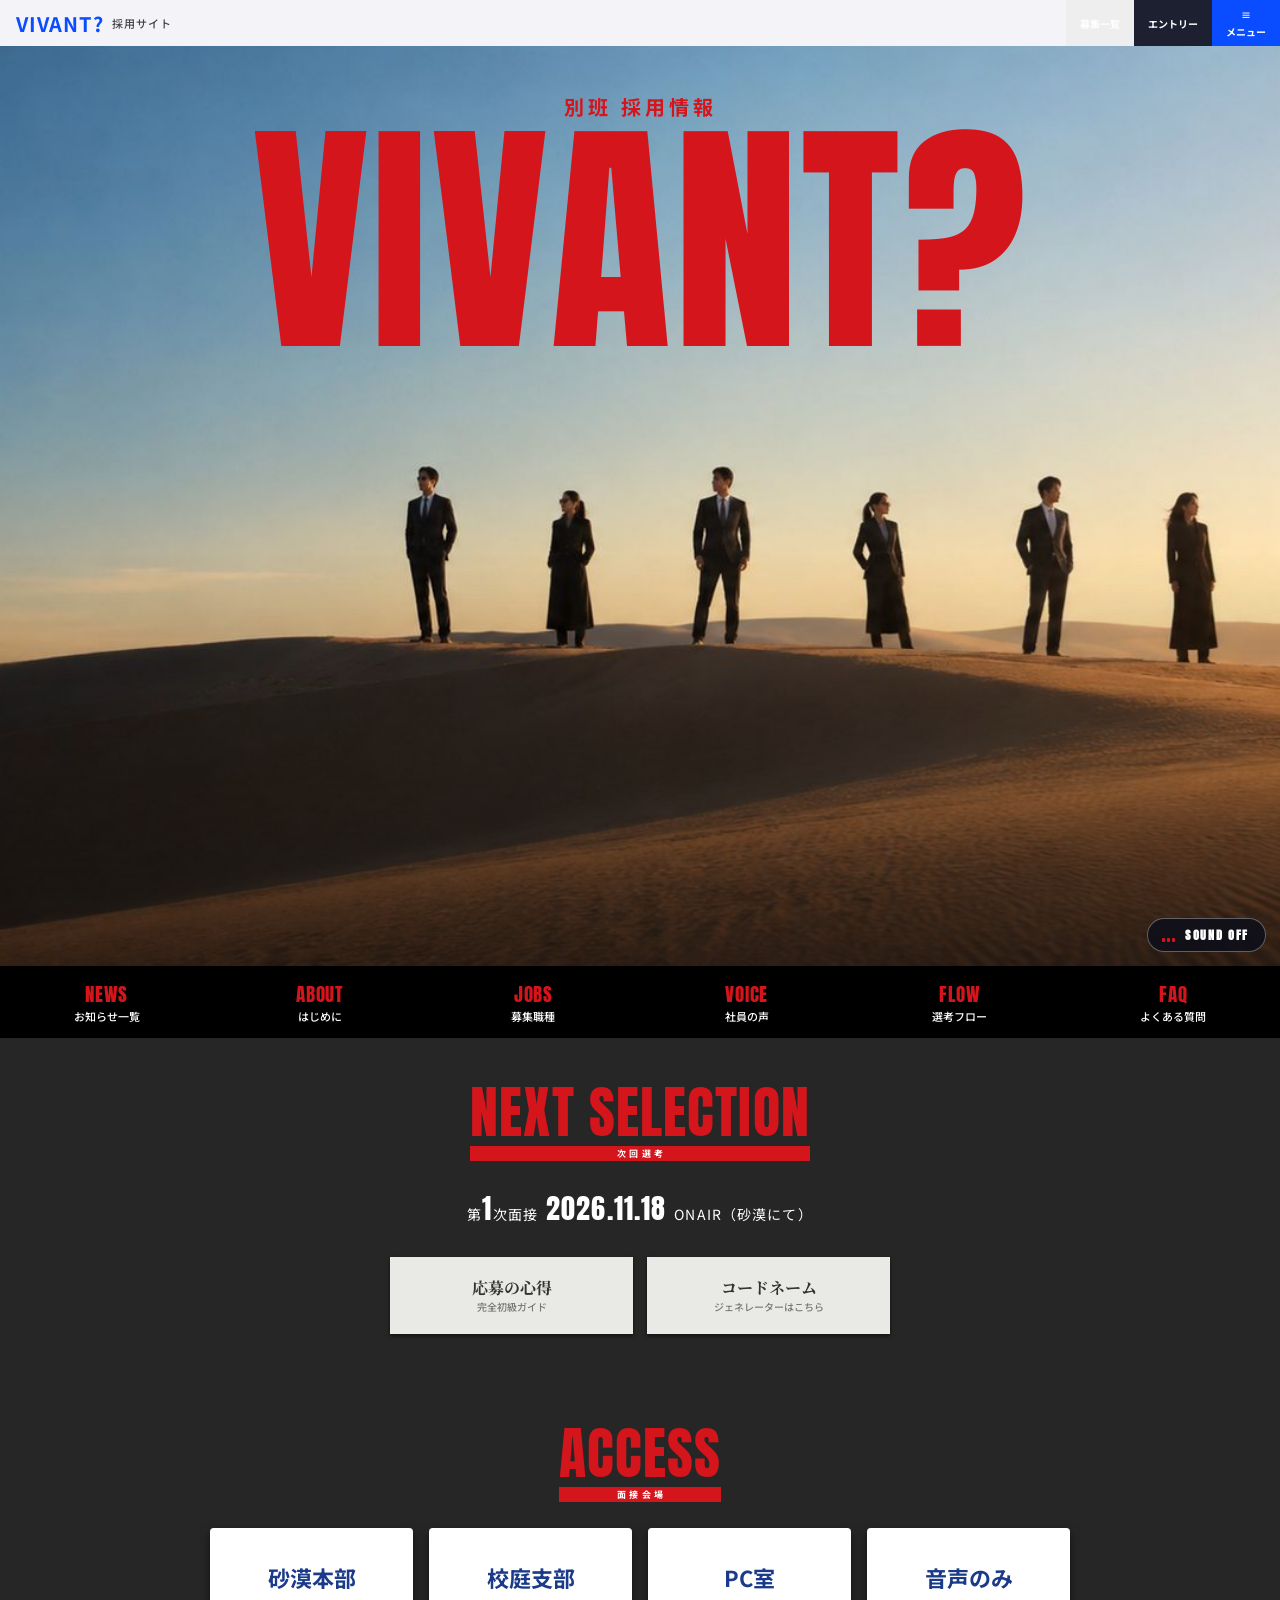
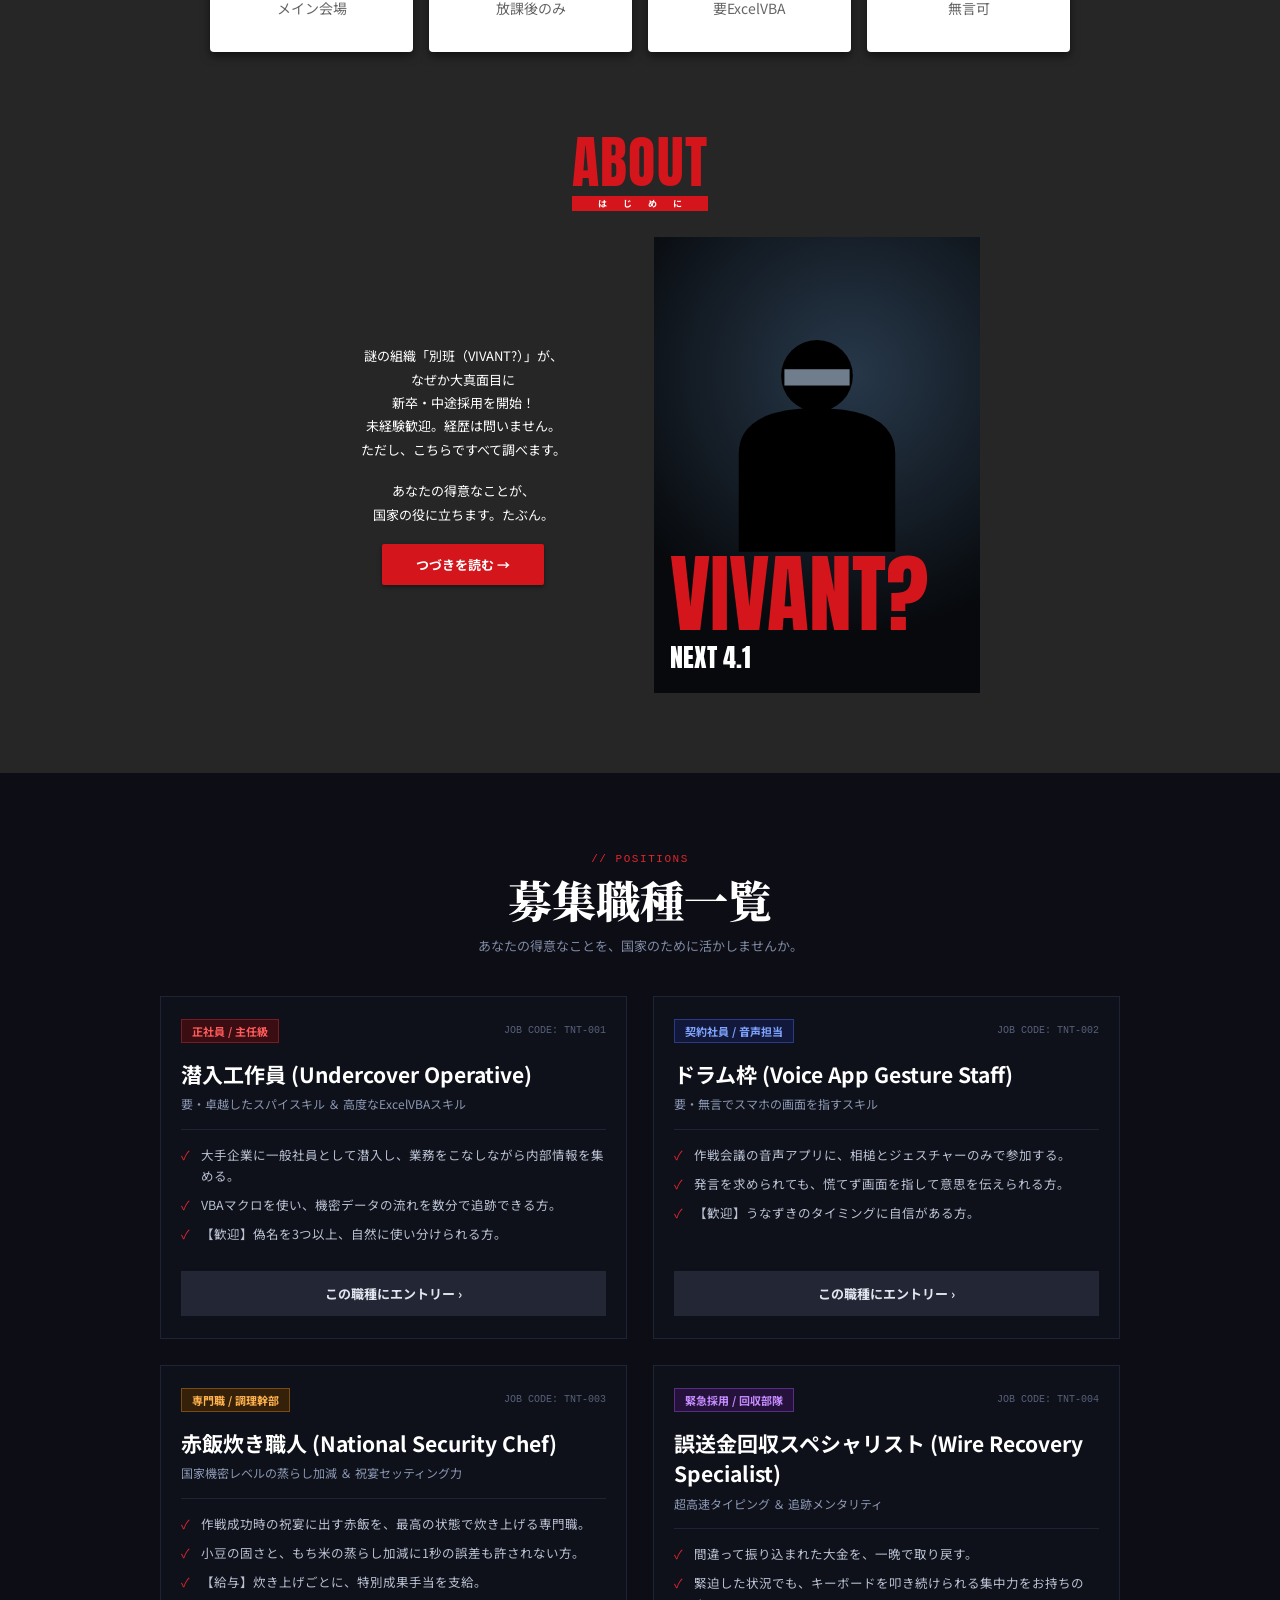
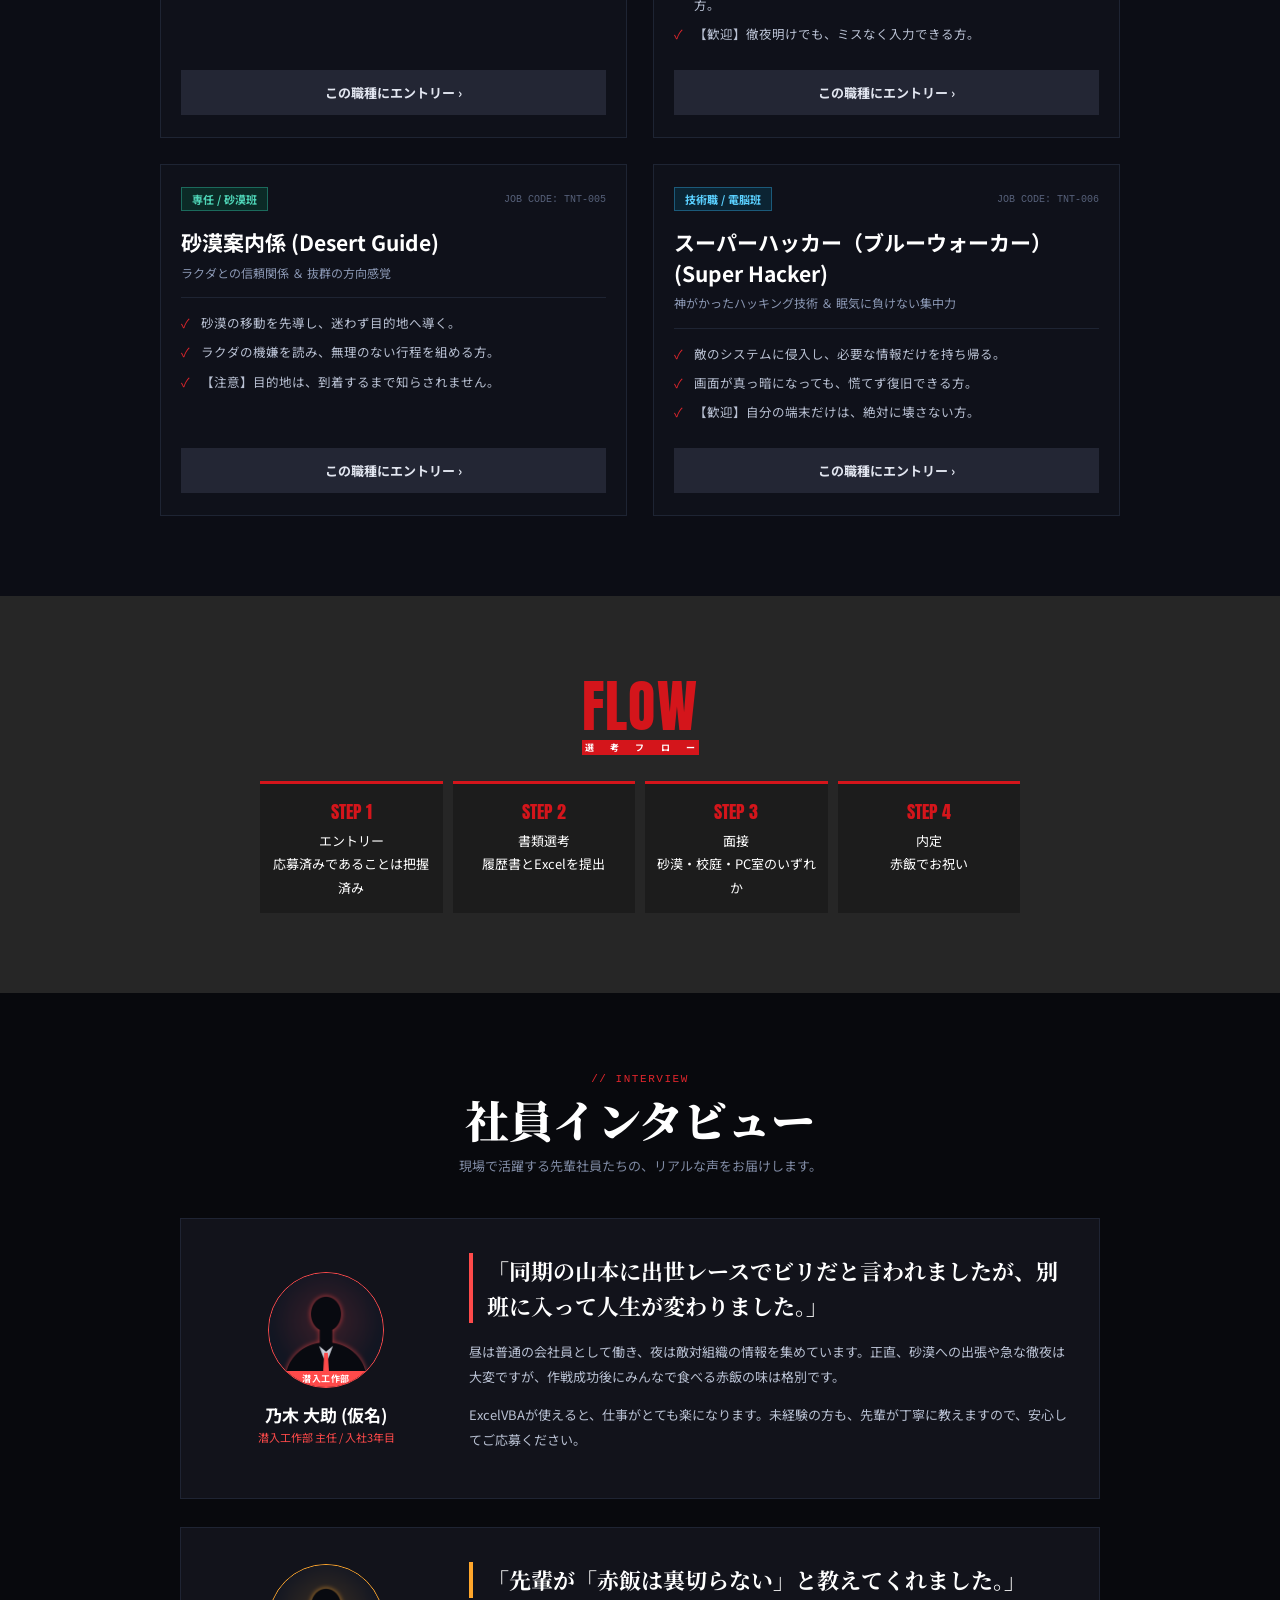
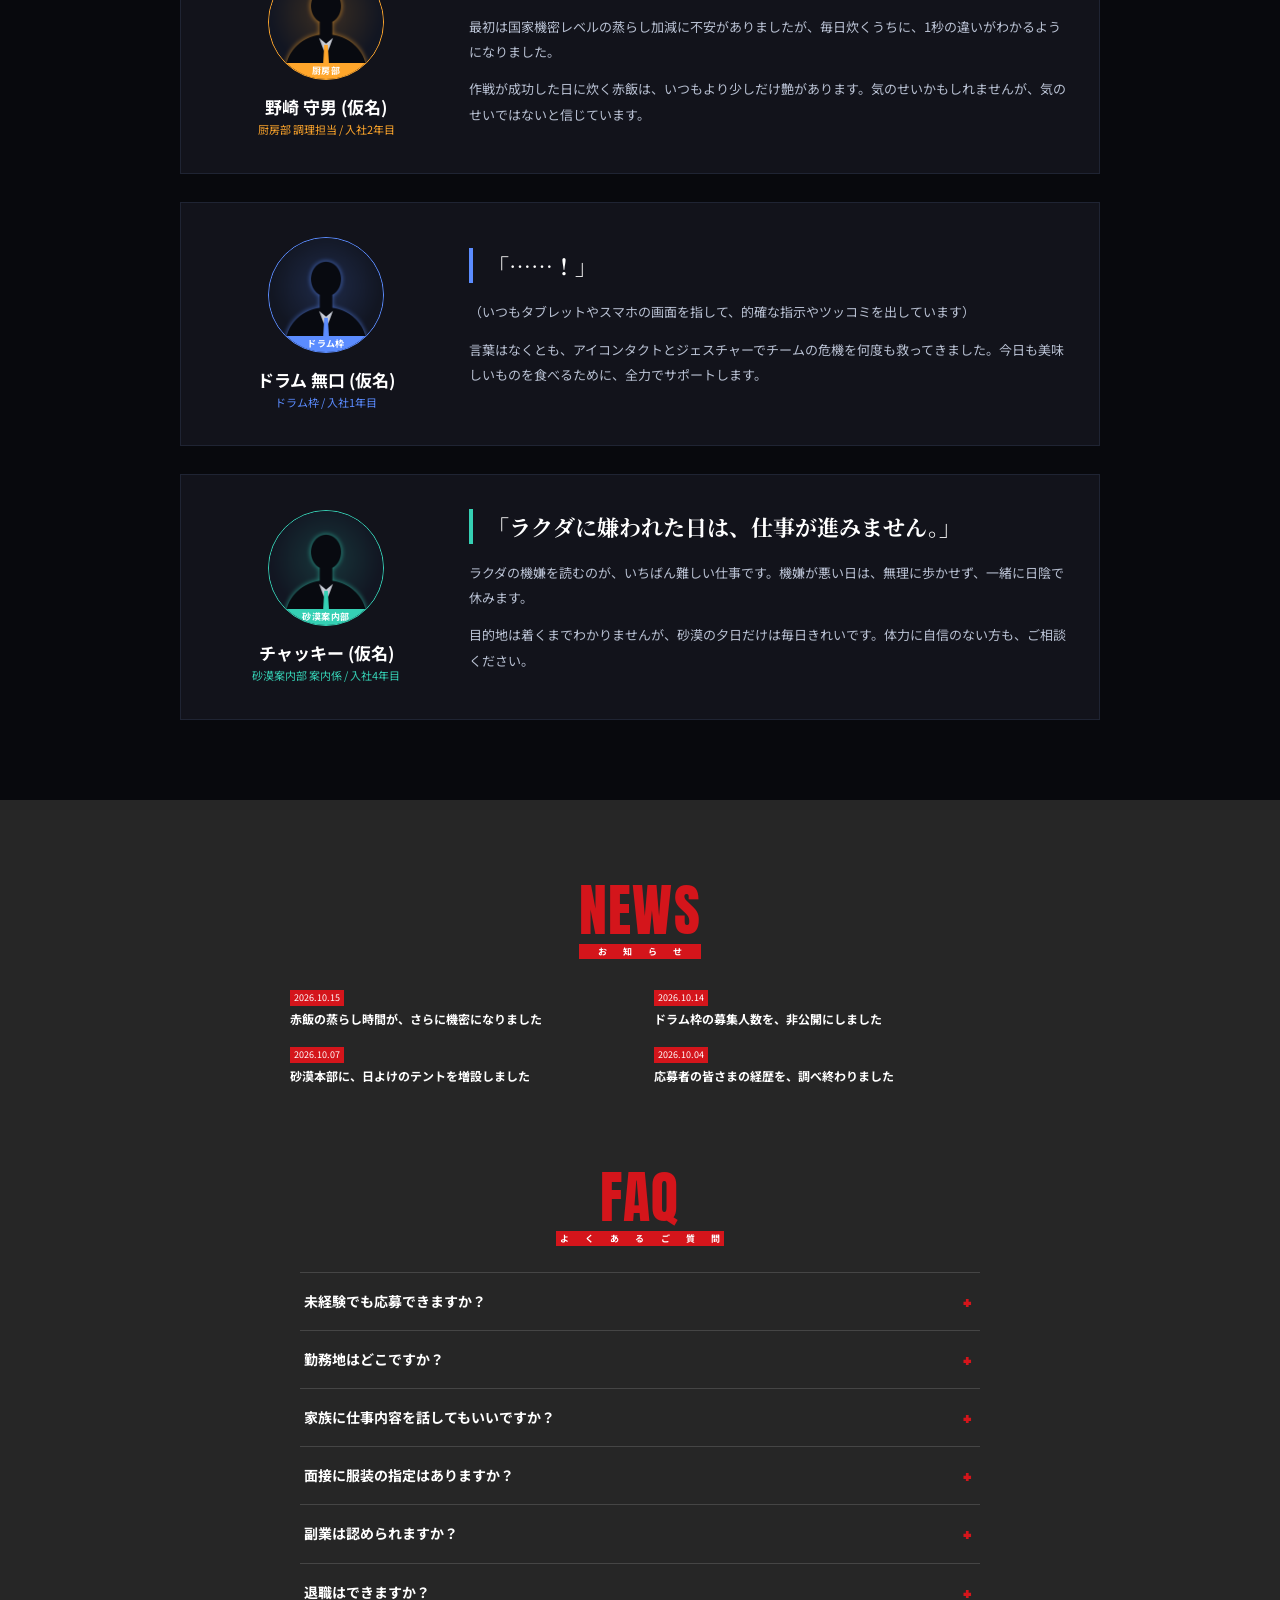
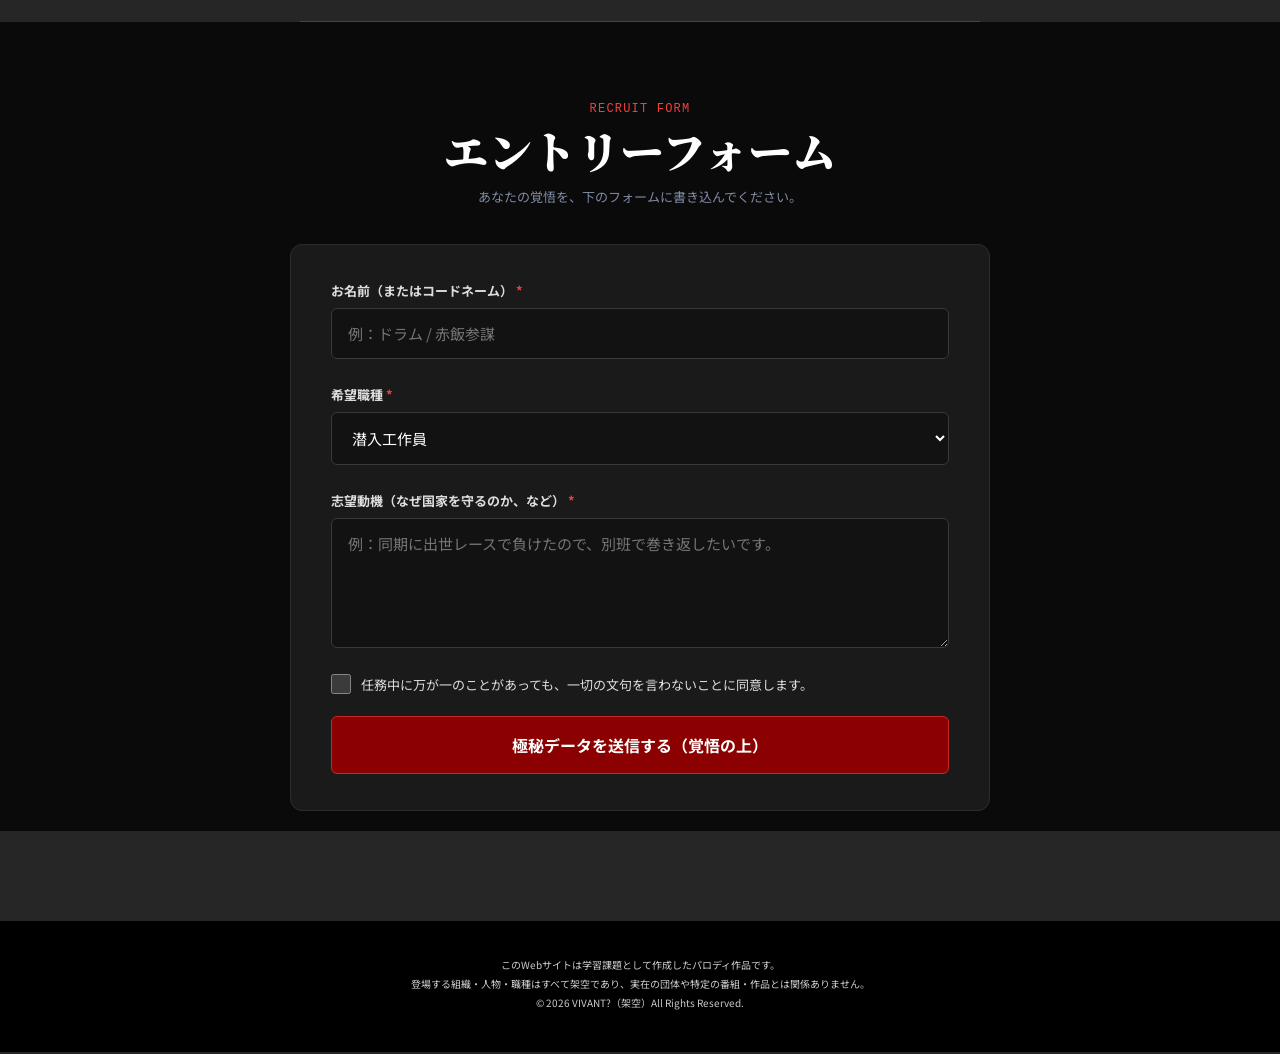
<file: demo/vivant/recruit.html>
<!DOCTYPE html>
<html lang="ja">

<head>
  <meta charset="utf-8">
  <meta name="viewport" content="width=device-width, initial-scale=1, viewport-fit=cover">
  <title>別班・VIVANT? 採用情報2027</title>
  <script>
    /* 解読演出の準備：動きを減らす設定の人には適用しない。6秒後に必ず解除(保険) */
    (function (d) {
      if (matchMedia("(prefers-reduced-motion:reduce)").matches) return;
      d.documentElement.classList.add("dc", "rv");
      setTimeout(function () { if (!window.__hv) d.documentElement.classList.remove("rv") }, 3000);
      setTimeout(function () { d.documentElement.classList.remove("dc") }, 6000);
    })(document);
  </script>
  <link rel="preconnect" href="https://fonts.googleapis.com">
  <link
    href="https://fonts.googleapis.com/css2?family=Noto+Serif+JP:wght@700;900&family=Anton&family=Noto+Sans+JP:wght@400;500;700&display=swap"
    rel="stylesheet">
  <style>
    :root {
      color-scheme: dark;
      --bg: #262626;
      --red: #d4151b;
      --ink: #fff;
      --mute: #b9b9b9;
      --blue: #0a4cff;
      --line: #454545;
      --en: "Anton", "Noto Sans JP", sans-serif;
      --jp: "Noto Sans JP", sans-serif;
      box-sizing: border-box;
      padding-top: env(safe-area-inset-top, 0px);
      padding-bottom: env(safe-area-inset-bottom, 0px)
    }

    * {
      box-sizing: border-box
    }

    html {
      scroll-padding-top: env(safe-area-inset-top, 0px);
      scroll-behavior: smooth
    }

    body {
      margin: 0;
      background: var(--bg);
      color: var(--ink);
      font-family: var(--jp);
      line-height: 1.8;
      overflow-x: hidden
    }

    a {
      color: inherit
    }

    .top {
      background: #f4f4f8;
      color: #111;
      display: flex;
      justify-content: space-between;
      align-items: stretch;
      height: 46px
    }

    .top .logo {
      display: flex;
      align-items: center;
      gap: 8px;
      padding-left: 16px;
      font: 700 20px var(--jp);
      color: var(--blue);
      letter-spacing: .05em
    }

    .top .r {
      display: flex;
      align-items: stretch
    }

    .top button,
    .top a.b {
      border: 0;
      font: 700 10px var(--jp);
      color: #fff;
      padding: 0 14px;
      cursor: pointer;
      display: flex;
      flex-direction: column;
      justify-content: center;
      align-items: center;
      text-decoration: none;
      gap: 2px
    }

    .top .dk {
      background: #1c2030
    }

    .top .bl {
      background: var(--blue)
    }

    .top .gr {
      background: #eee;
      color: #222
    }

    .top button:focus-visible,
    .top a:focus-visible,
    .menu a:focus-visible,
    summary:focus-visible,
    .btn:focus-visible,
    input:focus-visible,
    .cards:focus-visible {
      outline: 3px solid #ffd54a;
      outline-offset: -3px
    }

    .menu {
      position: fixed;
      inset: 0;
      z-index: 30;
      background: #1c1c1cf7;
      display: none;
      flex-direction: column;
      align-items: center;
      justify-content: center;
      gap: 2px
    }

    .menu.open {
      display: flex
    }

    .menu a {
      font: 400 clamp(32px, 8vw, 52px)/1.2 var(--en);
      color: var(--red);
      text-decoration: none;
      letter-spacing: .03em;
      padding: 4px 14px;
      text-align: center
    }

    .menu a small {
      display: block;
      font: 500 11px var(--jp);
      color: #fff;
      letter-spacing: .2em
    }

    .menu .x {
      position: absolute;
      right: 0;
      top: 0;
      height: 46px;
      background: var(--blue);
      color: #fff;
      border: 0;
      padding: 0 16px;
      font: 700 11px var(--jp);
      cursor: pointer
    }

    .hero {
      position: relative;
      width: 100%;
      height: max(520px, 71.9vw);
      overflow: hidden;
      background: #0b0e18
    }

    .hero svg {
      position: absolute;
      inset: 0;
      width: 100%;
      height: 100%
    }

    .hero .t {
      position: absolute;
      top: 5%;
      left: 0;
      right: 0;
      text-align: center;
      z-index: 2
    }

    .hero .t small {
      display: block;
      font: 700 clamp(14px, 2.4vw, 20px) var(--jp);
      color: var(--red);
      letter-spacing: .2em;
      margin-bottom: -6px
    }

    .hero h1 {
      margin: 0;
      font: 400 clamp(100px, 25vw, 250px)/1 var(--en);
      color: var(--red);
      letter-spacing: .01em;
      animation: rise 1.4s ease-out both
    }

    @keyframes rise {
      from {
        opacity: 0;
        transform: translateY(18px)
      }

      to {
        opacity: 1;
        transform: none
      }
    }

    .hero .d {
      position: absolute;
      bottom: 4%;
      left: 0;
      right: 0;
      text-align: center;
      z-index: 2;
      color: #fff;
      text-shadow: 0 1px 8px #0006
    }

    .hero .d p {
      margin: 0 0 6px;
      font-size: clamp(11px, 1.6vw, 13px)
    }

    /* ←ここを変更します */
    .hero .d b {
      display: block;
      font: 400 clamp(22px, 4.2vw, 34px) var(--en);
      color: var(--red);
      text-shadow: none;
      letter-spacing: .04em
    }

    .hero .d p {
      margin: 0 0 10px;
      font-size: clamp(15px, 2.5vw, 22px);
      /* ← スマホ〜PCに合わせて文字が大きくなります */
      font-weight: bold;
      /* 文字を太くする場合 */
      text-shadow: 0 2px 4px rgba(0, 0, 0, 0.8);
      /* 背景の砂漠で見やすくするために影を強めにする */
    }

    .gnav {
      background: #000;
      display: grid;
      grid-template-columns: repeat(6, 1fr);
      max-width: 100%
    }

    .gnav a {
      padding: 14px 4px;
      text-align: center;
      text-decoration: none;
      font: 500 11px var(--jp)
    }

    .gnav a b {
      display: block;
      font: 400 clamp(14px, 2.2vw, 19px) var(--en);
      color: var(--red);
      letter-spacing: .04em
    }

    .gnav a:hover {
      background: #1b1b1b
    }

    .wrap {
      max-width: 900px;
      margin: 0 auto;
      padding: 0 20px
    }

    section {
      padding: 80px 0 0;
      text-align: center
    }

    .h2 {
      display: inline-block;
      margin: 0 auto 26px
    }

    .h2 span:first-child {
      display: block;
      font: 400 clamp(40px, 7vw, 56px)/1.1 var(--en);
      color: var(--red);
      letter-spacing: .02em
    }

    .h2 span:last-child {
      display: block;
      background: var(--red);
      font: 700 9px var(--jp);
      letter-spacing: .4em;
      padding: 1px 0 1px .4em;
      margin-top: 2px
    }

    .btn {
      display: inline-block;
      background: var(--red);
      color: #fff;
      border: 0;
      padding: 11px 34px;
      font: 700 13px var(--jp);
      text-decoration: none;
      cursor: pointer;
      border-radius: 2px;
      box-shadow: 0 2px 4px #0006
    }

    .btn:hover {
      background: #ee2a30
    }

    .next h3 {
      margin: 0;
      font: 400 clamp(20px, 4vw, 28px) var(--en);
      letter-spacing: .04em
    }

    .next h3 small {
      font: 400 14px var(--jp)
    }

    .ban {
      display: grid;
      grid-template-columns: 1fr 1fr;
      gap: 14px;
      max-width: 500px;
      margin: 28px auto 0
    }

    .ban a,
    .ban button {
      display: block;
      background: #e9e9e6;
      color: #333;
      font: 700 16px/1.4 "Noto Serif JP", serif;
      padding: 20px 8px;
      border: 0;
      text-decoration: none;
      cursor: pointer;
      box-shadow: 0 2px 4px #0008
    }

    .ban small {
      display: block;
      font: 500 10px var(--jp);
      color: #777
    }

    #code {
      margin-top: 16px;
      color: #ffd7a8;
      min-height: 1.8em
    }

    .acc {
      display: grid;
      grid-template-columns: repeat(4, 1fr);
      gap: 8px;
      max-width: 520px;
      margin: 0 auto
    }

    .acc div {
      background: #fff;
      color: #1b3a8a;
      font: 700 12px/1.4 var(--jp);
      padding: 14px 4px;
      border-radius: 2px
    }

    .acc div small {
      display: block;
      font-weight: 400;
      font-size: 9px;
      color: #666
    }

    .about {
      display: grid;
      grid-template-columns: 1fr 1fr;
      gap: 28px;
      align-items: center;
      max-width: 680px;
      margin: 0 auto
    }

    .about .tx {
      text-align: center;
      font-size: 13px
    }

    .about .tx p {
      margin: 0 0 1.4em
    }

    .poster {
      aspect-ratio: 3/4.2;
      background: radial-gradient(circle at 60% 30%, #27384a, #07090c 70%);
      position: relative;
      display: flex;
      flex-direction: column;
      justify-content: flex-end;
      padding: 16px;
      text-align: left
    }

    .poster svg {
      position: absolute;
      left: 0;
      right: 0;
      top: 12%;
      width: 100%
    }

    .poster b {
      position: relative;
      font: 400 clamp(52px, 12vw, 86px)/1 var(--en);
      color: var(--red)
    }

    .poster span {
      position: relative;
      font: 400 26px var(--en)
    }

    .cards {
      display: flex;
      gap: 10px;
      overflow-x: auto;
      scroll-snap-type: x mandatory;
      padding: 0 20px 14px;
      text-align: left
    }

    .card {
      flex: 0 0 min(82%, 400px);
      scroll-snap-align: center;
      display: grid;
      grid-template-columns: 34% 66%;
      background: #181c24;
      min-height: 260px
    }

    .card .ph {
      background: linear-gradient(#111827, #8f5a2a);
      position: relative;
      overflow: hidden
    }

    .card .ph::after {
      content: attr(data-n);
      position: absolute;
      left: 8px;
      top: 6px;
      font: 400 38px var(--en);
      color: #ffffff55
    }

    .card .pn {
      background: var(--red);
      clip-path: polygon(14% 0, 100% 0, 100% 100%, 0 100%);
      padding: 14px 12px 14px 22%;
      font-size: 12px
    }

    .card h3 {
      margin: 0 0 4px;
      font: 700 17px/1.4 var(--jp)
    }

    .card hr {
      border: 0;
      border-top: 1px solid #fff9;
      margin: 8px 0
    }

    .card dl {
      margin: 0;
      display: grid;
      grid-template-columns: 3.6em 1fr;
      gap: 1px 6px
    }

    .card dt {
      opacity: .75
    }

    .card dd {
      margin: 0
    }

    .card i {
      font-style: normal;
      border: 1px solid #fff;
      font-size: 9px;
      padding: 0 5px;
      margin-left: 6px
    }

    .flow {
      display: grid;
      grid-template-columns: repeat(4, 1fr);
      gap: 10px;
      max-width: 760px;
      margin: 0 auto;
      list-style: none;
      padding: 0;
      counter-reset: s
    }

    .flow li {
      counter-increment: s;
      background: #1c1c1c;
      padding: 14px 10px;
      font-size: 13px;
      text-align: center;
      border-top: 3px solid var(--red);
      transition: background-color .25s ease
    }

    .flow li::before {
      content: "STEP " counter(s);
      display: block;
      font: 400 18px var(--en);
      color: var(--red);
      margin-bottom: 4px;
      transition: color .25s ease
    }

    /* マウスが乗ったら背景が青に(赤い文字は青地で読みにくいので白に) ※タッチ端末では発動させない */
    @media (hover: hover) {
      .flow li:hover {
        background: var(--blue)
      }

      .flow li:hover::before {
        color: #fff
      }
    }

    .gray {
      background: #d3d3d3;
      color: #222;
      margin-top: 80px;
      padding: 44px 0 36px
    }

    .gray .h2 span:first-child {
      font-size: 42px
    }

    .vcards {
      display: flex;
      gap: 12px;
      overflow-x: auto;
      scroll-snap-type: x mandatory;
      padding: 0 20px 8px;
      max-width: 960px;
      margin: 0 auto;
      text-align: left
    }

    .vc {
      flex: 0 0 min(72%, 250px);
      scroll-snap-align: start;
      font-size: 12px;
      line-height: 1.6
    }

    .vc .im {
      background: linear-gradient(135deg, #0b1018, #3b2a1b);
      aspect-ratio: 3/2;
      display: flex;
      align-items: center;
      padding: 12px;
      color: #fff;
      font-size: 13px;
      font-weight: 500;
      border-radius: 3px 3px 0 0
    }

    .vc em {
      display: inline-block;
      background: #a77b52;
      color: #fff;
      font-style: normal;
      font-size: 9px;
      padding: 0 5px;
      margin: 6px 0 2px
    }

    .news {
      max-width: 700px;
      margin: 0 auto;
      display: grid;
      grid-template-columns: 1fr 1fr;
      gap: 12px 28px;
      text-align: left;
      font-size: 12px;
      font-weight: 700
    }

    .news time {
      display: inline-block;
      background: var(--red);
      font-size: 9px;
      padding: 0 4px;
      font-weight: 400
    }

    .news p {
      margin: 2px 0 0
    }

    details {
      max-width: 680px;
      margin: 0 auto;
      border-top: 1px solid var(--line);
      text-align: left
    }

    details:last-of-type {
      border-bottom: 1px solid var(--line)
    }

    summary {
      cursor: pointer;
      list-style: none;
      padding: 16px 40px 16px 4px;
      font-weight: 700;
      font-size: 14px;
      position: relative
    }

    summary::-webkit-details-marker {
      display: none
    }

    summary::after {
      content: "+";
      position: absolute;
      right: 8px;
      top: 10px;
      font: 400 24px var(--en);
      color: var(--red)
    }

    details[open] summary::after {
      content: "−"
    }

    details p {
      margin: 0;
      padding: 0 4px 16px;
      color: var(--mute);
      font-size: 13px
    }

    .entry input {
      width: 100%;
      max-width: 340px;
      padding: 12px;
      font: 16px var(--jp);
      border: 1px solid #777;
      background: #1a1a1a;
      color: #fff;
      text-align: center;
      border-radius: 2px;
      margin: 6px auto 18px;
      display: block
    }

    #msg {
      margin: 20px auto 0;
      max-width: 420px;
      padding: 12px;
      border: 1px solid var(--red);
      display: none;
      font-size: 13px
    }

    footer {
      background: #000;
      margin-top: 90px;
      padding: 34px 20px calc(env(safe-area-inset-bottom, 0px) + 40px);
      text-align: center;
      font-size: 10px;
      line-height: 1.9;
      color: #ccc
    }

    @media (max-width:640px) {
      .gnav {
        grid-template-columns: repeat(3, 1fr)
      }

      .about {
        grid-template-columns: 1fr
      }

      .news,
      .flow {
        grid-template-columns: 1fr
      }

      .acc {
        grid-template-columns: 1fr 1fr
      }

      .top .gr {
        display: none
      }
    }

    @media (prefers-reduced-motion:reduce) {
      html {
        scroll-behavior: auto
      }

      .hero h1 {
        animation: none
      }

      .acc div {
        transition: none;
      }

      .acc div:hover,
      .acc div:focus-within {
        transform: none;
      }
    }

    .pos {
      background: #0c0d15;
      padding: 80px 0;
      margin-top: 80px
    }

    .eyebrow {
      font: 500 11px ui-monospace, Menlo, monospace;
      color: #e0262c;
      letter-spacing: .14em
    }

    h2.serif {
      font: 900 clamp(30px, 5vw, 44px)/1.3 "Noto Serif JP", serif;
      margin: 6px 0;
      color: #fff
    }

    .sub {
      color: #7f8aa3;
      font-size: 13px;
      margin: 0
    }

    .jg {
      display: grid;
      grid-template-columns: 1fr 1fr;
      gap: 26px;
      max-width: 1000px;
      margin: 38px auto 0;
      padding: 0 20px;
      text-align: left
    }

    .jc {
      background: #0f111a;
      border: 1px solid #1e2433;
      padding: 22px 20px;
      display: flex;
      flex-direction: column
    }

    .jc .hd {
      display: flex;
      justify-content: space-between;
      align-items: center;
      gap: 8px;
      font: 400 10px ui-monospace, Menlo, monospace;
      color: #566079
    }

    .tg {
      font: 700 11px var(--jp);
      padding: 3px 10px;
      border: 1px solid;
      white-space: nowrap
    }

    .t1 {
      color: #ff5a5a;
      background: #3a0d12;
      border-color: #7a1b22
    }

    .t2 {
      color: #7fa4ff;
      background: #12183a;
      border-color: #2b3a86
    }

    .t3 {
      color: #ffb24d;
      background: #35200a;
      border-color: #7a4a14
    }

    .t4 {
      color: #c58bff;
      background: #25123a;
      border-color: #5b2b86
    }

    .t5 {
      color: #4fd6b8;
      background: #0b2a26;
      border-color: #1b6a5c
    }

    .t6 {
      color: #5ad0ff;
      background: #0b2433;
      border-color: #1b5a7a
    }

    .t7 {
      color: #ff8fc0;
      background: #35101f;
      border-color: #7a2b4a
    }

    .t8 {
      color: #b5c76a;
      background: #222a0b;
      border-color: #566a1b
    }

    .jc h3 {
      font: 700 clamp(18px, 2.4vw, 21px)/1.45 var(--jp);
      margin: 16px 0 4px;
      color: #fff
    }

    .jc .st {
      font-size: 12px;
      color: #8a97b3;
      margin: 0 0 14px;
      padding-bottom: 14px;
      border-bottom: 1px solid #1e2433
    }

    .jc ul {
      list-style: none;
      padding: 0;
      margin: 0 0 18px;
      font-size: 12.5px;
      color: #b8c0d2;
      flex: 1
    }

    .jc li {
      padding-left: 20px;
      position: relative;
      margin-bottom: 8px;
      line-height: 1.7
    }

    .jc li::before {
      content: "✓";
      position: absolute;
      left: 0;
      color: #e0262c
    }

    .jc button {
      background: #232634;
      color: #e2e6f0;
      border: 0;
      padding: 13px;
      font: 700 13px var(--jp);
      cursor: pointer;
      width: 100%
    }

    .jc button:hover {
      background: #2f3346
    }

    .jc button:focus-visible,
    .sb:focus-visible,
    .md button:focus-visible,
    .fc input:focus-visible,
    .fc select:focus-visible,
    .fc textarea:focus-visible {
      outline: 3px solid #ffd54a;
      outline-offset: 2px
    }

    .ef {
      background: #0a0a0a;
      padding: 80px 0 20px;
      margin-top: 0
    }

    .fc {
      max-width: 700px;
      margin: 36px auto 0;
      background: #1a1a1a;
      border: 1px solid #2c2c2c;
      border-radius: 12px;
      padding: 36px 40px;
      text-align: left
    }

    .fc label {
      display: block;
      font: 700 13px var(--jp);
      color: #ddd;
      margin: 0 0 8px
    }

    .rq {
      color: #f04040
    }

    .fc input[type=text],
    .fc select,
    .fc textarea {
      width: 100%;
      background: #121212;
      border: 1px solid #3a3a3a;
      border-radius: 6px;
      color: #fff;
      padding: 14px 16px;
      font: 15px var(--jp);
      margin: 0 0 26px;
      display: block;
      text-align: left
    }

    .fc textarea {
      min-height: 130px;
      resize: vertical
    }

    .fc .ck {
      display: flex;
      gap: 10px;
      align-items: center;
      font-weight: 400;
      font-size: 13px;
      margin-bottom: 22px
    }

    .fc .ck input {
      width: 20px;
      height: 20px;
      flex: none;
      margin: 0
    }

    .sb {
      width: 100%;
      background: #8b0000;
      border: 1px solid #c62828;
      border-radius: 6px;
      color: #fff;
      padding: 16px;
      font: 700 16px var(--jp);
      cursor: pointer
    }

    .sb:hover {
      background: #a30a0a
    }

    .ov {
      position: fixed;
      inset: 0;
      background: #000d;
      display: none;
      align-items: center;
      justify-content: center;
      z-index: 50;
      padding: 20px
    }

    .ov.on {
      display: flex
    }

    .md {
      background: #161616;
      border: 2px solid #d62828;
      border-radius: 14px;
      max-width: 520px;
      width: 100%;
      padding: 34px 30px 30px;
      text-align: center
    }

    .md h4 {
      color: #f04040;
      font: 700 clamp(26px, 6vw, 34px) system-ui, sans-serif;
      margin: 0 0 12px
    }

    .md h5 {
      font: 700 20px var(--jp);
      margin: 0 0 14px
    }

    .md p {
      font: 700 14px/1.9 "Noto Serif JP", serif;
      color: #c9c9c9;
      word-break: break-all;
      margin: 0 0 26px
    }

    .md button {
      background: #b91c1c;
      border: 1px solid #e04848;
      color: #fff;
      border-radius: 6px;
      padding: 12px 30px;
      font: 700 14px var(--jp);
      cursor: pointer
    }

    @media (max-width:700px) {
      .jg {
        grid-template-columns: 1fr
      }

      .fc {
        padding: 26px 20px
      }
    }

    .acc {
      max-width: 880px;
      gap: 16px
    }

    .acc div {
      font-size: clamp(16px, 2.8vw, 22px);
      padding: 34px 10px;
      border-radius: 4px;
      box-shadow: 0 4px 10px #0008, 0 1px 0 #ffffff55 inset;
      transform: translateY(0);
      transition: transform .28s ease, box-shadow .28s ease;
      will-change: transform;
    }

    /* 面接会場の4カード：ホバーするとふわっと浮き上がり、立体感を出す */
    .acc div:hover,
    .acc div:focus-within {
      transform: translateY(-8px);
      box-shadow: 0 14px 24px #0009, 0 3px 0 #ffffff66 inset;
    }

    .acc div small {
      font-size: clamp(11px, 1.7vw, 14px);
      margin-top: 6px
    }

    @media (max-width:640px) {
      .acc div {
        padding: 28px 8px
      }
    }

    .vo {
      background: #08090d;
      padding: 80px 0;
      margin-top: 80px
    }

    .ivs {
      max-width: 960px;
      margin: 40px auto 0;
      padding: 0 20px;
      display: grid;
      gap: 28px
    }

    .iv {
      display: grid;
      grid-template-columns: 230px 1fr;
      gap: 28px;
      align-items: center;
      background: #12131b;
      border: 1px solid #1f2433;
      padding: 34px 30px;
      text-align: left
    }

    .av {
      text-align: center
    }

    .ci {
      position: relative;
      width: 116px;
      height: 116px;
      border-radius: 50%;
      margin: 0 auto 14px;
      background: #1b2030;
      border: 1px solid var(--c);
      display: flex;
      align-items: center;
      justify-content: center;
      overflow: hidden
    }

    .ci span {
      position: absolute;
      left: 0;
      right: 0;
      bottom: 0;
      background: var(--c);
      color: #fff;
      font: 700 9px/16px var(--jp);
      text-align: center;
      letter-spacing: .05em
    }

    .av b {
      display: block;
      font: 700 17px var(--jp)
    }

    .av small {
      display: block;
      color: var(--c);
      font-size: 11px;
      line-height: 1.5;
      margin-top: 2px
    }

    .iv blockquote {
      margin: 0 0 16px;
      border-left: 4px solid var(--c);
      padding-left: 14px;
      font: 700 clamp(18px, 2.6vw, 22px)/1.6 "Noto Serif JP", serif
    }

    .iv .tx p {
      margin: 0 0 12px;
      font-size: 13px;
      line-height: 1.95;
      color: #b8c0d2
    }

    @media (max-width:700px) {
      .iv {
        grid-template-columns: 1fr;
        gap: 18px;
        padding: 26px 20px
      }
    }

    .hero img {
      position: absolute;
      inset: 0;
      width: 100%;
      height: 100%;
      object-fit: cover;
      object-position: var(--ox, 62%) 85%;
      display: block
    }

    .hero::after {
      content: "";
      position: absolute;
      inset: 0;
      background: linear-gradient(#0000 55%, #0007);
      z-index: 1;
      pointer-events: none
    }
    /* ============ ファーストビュー演出 ============ */
    /* 1) 写真のゆっくりズーム＋パララックス(JSがtransformでY移動、scaleは個別プロパティで合成) */
    .hero img {
      transform-origin: var(--ko, 62%) 85%;
      will-change: transform;
      animation: hv-kb 24s ease-out both
    }

    @keyframes hv-kb {
      from {
        scale: var(--z0, 1.1)
      }

      to {
        scale: var(--z1, 1.16)
      }
    }

    .hero .t {
      will-change: transform, opacity
    }

    /* 2) タイトルを1文字ずつ登場、「?」だけ遅れて傾きながら着地 */
    .hero h1 {
      animation: none
    }

    .hero h1 .ch {
      display: inline-block;
      animation: hv-ch .75s cubic-bezier(.2, .8, .2, 1) both;
      animation-delay: calc(.2s + var(--i) * .07s)
    }

    @keyframes hv-ch {
      from {
        opacity: 0;
        transform: translateY(.35em) scale(.92)
      }

      to {
        opacity: 1;
        transform: none
      }
    }

    .hero h1 .q {
      display: inline-block;
      transform-origin: 50% 90%;
      animation: hv-q 1s cubic-bezier(.3, 1.4, .5, 1) 1s both
    }

    @keyframes hv-q {
      0% {
        opacity: 0;
        transform: translateY(-.4em) rotate(-30deg) scale(.3)
      }

      55% {
        opacity: 1;
        transform: translateY(0) rotate(14deg) scale(1.15)
      }

      100% {
        opacity: 1;
        transform: none
      }
    }

    /* 3) キャッチコピーの「間」：前置き → 「……そして、」をタイプ → 本題で着地 */
    .hero .d p .l1 {
      display: block
    }

    .hero .d p .l2,
    .hero .d p .l3 {
      display: inline-block
    }

    /* スクロールして画面の真ん中に来たら(.d.in)順に再生：前置き → 「……そして、」 → 本題 */
    .rv .hero .d:not(.in) p span {
      visibility: hidden
    }

    .hero .d.in p .l1 {
      animation: hv-up .8s ease-out both
    }

    .hero .d.in p .l2 {
      animation: hv-type .8s steps(5, end) .9s both
    }

    .hero .d.in p .l3 {
      animation: hv-punch .6s cubic-bezier(.2, .9, .3, 1.2) 1.8s both
    }

    @keyframes hv-up {
      from {
        opacity: 0;
        transform: translateY(10px)
      }

      to {
        opacity: 1;
        transform: none
      }
    }

    @keyframes hv-type {
      from {
        clip-path: inset(0 100% 0 0)
      }

      to {
        clip-path: inset(0 0 0 0)
      }
    }

    @keyframes hv-punch {
      from {
        opacity: 0;
        transform: translateY(8px) scale(.94)
      }

      to {
        opacity: 1;
        transform: none
      }
    }

    /* 6) 砂埃 ＋ 7) サーチライト（1枚のcanvasに描画。文字より下、写真より上） */
    .hero canvas.fx {
      position: absolute;
      inset: 0;
      width: 100%;
      height: 100%;
      z-index: 1;
      pointer-events: none
    }

    /* 5) 暗号解読：JSが付けた .dc の間だけ、解読開始まで隠す(レイアウトは動かさない) */
    .dc .t [data-decode]:not(.go),
    .rv .d [data-decode]:not(.go) {
      visibility: hidden
    }

    .dc-sr {
      position: absolute;
      width: 1px;
      height: 1px;
      overflow: hidden;
      clip: rect(0 0 0 0);
      white-space: nowrap
    }

    @media (prefers-reduced-motion:reduce) {

      .hero img,
      .hero h1 .ch,
      .hero h1 .q,
      .hero .d.in p .l1,
      .hero .d.in p .l2,
      .hero .d.in p .l3 {
        animation: none
      }

      .hero img {
        scale: 1
      }
    }
    /* ===== ファーストビューBGM：サウンドボタン ===== */
    .snd {
      position: absolute;
      right: 14px;
      bottom: 14px;
      z-index: 3;
      display: flex;
      align-items: center;
      gap: 10px;
      padding: 9px 16px 9px 14px;
      border: 1px solid #ffffff55;
      border-radius: 999px;
      background: #0b0d1acc;
      color: #fff;
      font: 700 12px/1 var(--en);
      letter-spacing: .14em;
      cursor: pointer;
      backdrop-filter: blur(4px);
      transition: background .2s, border-color .2s
    }

    .snd:hover {
      background: #0b0d1aee;
      border-color: #fff
    }

    .snd:focus-visible {
      outline: 3px solid #ffd54a;
      outline-offset: 2px
    }

    .snd[aria-pressed="true"] {
      border-color: var(--red)
    }

    .snd .eq {
      display: flex;
      align-items: flex-end;
      gap: 2px;
      height: 14px
    }

    .snd .eq i {
      display: block;
      width: 3px;
      height: 4px;
      background: var(--red);
      border-radius: 1px
    }

    .snd[aria-pressed="true"] .eq i {
      animation: eq 1s ease-in-out infinite
    }

    .snd[aria-pressed="true"] .eq i:nth-child(2) {
      animation-delay: -.35s
    }

    .snd[aria-pressed="true"] .eq i:nth-child(3) {
      animation-delay: -.7s
    }

    @keyframes eq {

      0%,
      100% {
        height: 4px
      }

      50% {
        height: 14px
      }
    }

    @media (prefers-reduced-motion:reduce) {
      .snd[aria-pressed="true"] .eq i {
        animation: none;
        height: 10px
      }
    }

    /* ===== レスポンシブ（スマホ・狭い画面） ===== */
    @media (max-width:640px) {
      .top .logo { font-size: 17px; padding-left: 12px; gap: 6px }
      .top button, .top a.b { padding: 0 11px }
      .top a.b.gr { display: none }   /* 詳細度で負けていたため上書き */

      .hero { --ox: 74.7%; --ko: 50%; --z0: 1; --z1: 1.04; height: 118vw }   /* 6人が画面幅に収まる比率 */
      .hero h1 { font-size: clamp(64px, 25vw, 160px) }
      .hero .t small { font-size: 13px }
      .hero .d { padding: 0 16px; bottom: 4% }
      .hero .d p { font-size: clamp(13px, 3.7vw, 18px); line-height: 1.7 }
      .hero .d b { font-size: clamp(17px, 5.6vw, 28px); line-height: 1.6 }

      /* サウンドボタンは日付と重ならない右上へ、少し小さく */
      .snd { top: 10px; bottom: auto; right: 10px; padding: 7px 12px 7px 10px; gap: 8px; font-size: 10px }
    }
    @media (max-width:360px) {
      #sndl { display: none }
      .snd { padding: 8px 10px }
    }
  </style>
</head>

<body>
  <header class="top">
    <div class="logo">VIVANT?<span style="font-size:11px;color:#444;font-weight:500">採用サイト</span></div>
    <div class="r"><a class="b gr" href="#jobs">募集一覧</a><a class="b dk" href="#entry">エントリー</a><button class="bl"
        id="open" aria-expanded="false" aria-controls="menu">≡<span>メニュー</span></button></div>
  </header>
  <nav class="menu" id="menu" aria-label="メニュー"><button class="x" id="close">閉じる ✕</button>
    <a href="#news">NEWS<small>お知らせ</small></a><a href="#about">ABOUT<small>はじめに</small></a><a
      href="#jobs">JOBS<small>募集職種</small></a><a href="#voice">VOICE<small>社員の声</small></a><a
      href="#flow">FLOW<small>選考フロー</small></a><a href="#faq">FAQ<small>よくあるご質問</small></a><a
      href="#entry">ENTRY<small>エントリー</small></a>
  </nav>

  <div class="hero">
    <img
      src="[data-uri]"
      alt="夕暮れの砂丘に、黒いスーツ姿の6人が並んで立っている" decoding="async" fetchpriority="high">
    <canvas class="fx" aria-hidden="true"></canvas>
    <button type="button" class="snd" id="snd" aria-pressed="false" aria-label="BGMのオン・オフ">
      <span class="eq" aria-hidden="true"><i></i><i></i><i></i></span><span id="sndl">SOUND OFF</span>
    </button>
    <div class="t"><small data-decode>別班 採用情報</small>
      <h1 aria-label="VIVANT?"><span class="ch" style="--i:0" aria-hidden="true">V</span><span class="ch" style="--i:1" aria-hidden="true">I</span><span class="ch" style="--i:2" aria-hidden="true">V</span><span class="ch" style="--i:3" aria-hidden="true">A</span><span class="ch" style="--i:4" aria-hidden="true">N</span><span class="ch" style="--i:5" aria-hidden="true">T</span><span class="q" aria-hidden="true">?</span></h1>
    </div>
    <div class="d">
      <p><span class="l1">我々の使命は、国家の危機を秘密裏に防ぐこと。</span><span class="l2">……そして、</span><span class="l3">誰にも気づかれずに定時で帰ること。</span></p><b data-decode>2027.4.1 (THU) ENTRY START</b>
    </div>
  </div>
  <nav class="gnav" aria-label="ページ内メニュー"><a href="#news"><b>NEWS</b>お知らせ一覧</a><a href="#about"><b>ABOUT</b>はじめに</a><a
      href="#jobs"><b>JOBS</b>募集職種</a><a href="#voice"><b>VOICE</b>社員の声</a><a href="#flow"><b>FLOW</b>選考フロー</a><a
      href="#faq"><b>FAQ</b>よくある質問</a></nav>

  <section class="next" style="padding-top:44px">
    <div class="wrap">
      <div class="h2"><span>NEXT SELECTION</span><span>次回選考</span></div>
      <h3><small>第</small>1<small>次面接</small> 2026.11.18 <small>ONAIR（砂漠にて）</small></h3>
      <div class="ban"><a href="#faq">応募の心得<small>完全初級ガイド</small></a><button type="button"
          id="gen">コードネーム<small>ジェネレーターはこちら</small></button></div>
      <div id="code" role="status"></div>
      <div style="margin-top:44px">
        <div class="h2"><span>ACCESS</span><span>面接会場</span></div>
        <div class="acc">
          <div>砂漠本部<small>メイン会場</small></div>
          <div>校庭支部<small>放課後のみ</small></div>
          <div>PC室<small>要ExcelVBA</small></div>
          <div>音声のみ<small>無言可</small></div>
        </div>
      </div>
    </div>
  </section>

  <section id="about">
    <div class="wrap">
      <div class="h2"><span>ABOUT</span><span>は　じ　め　に</span></div>
      <div class="about">
        <div class="tx">
          <p>謎の組織「別班（VIVANT?）」が、<br>なぜか大真面目に<br>新卒・中途採用を開始！<br>未経験歓迎。経歴は問いません。<br>ただし、こちらですべて調べます。</p>
          <p>あなたの得意なことが、<br>国家の役に立ちます。たぶん。</p><a class="btn" href="#jobs">つづきを読む →</a>
        </div>
        <div class="poster"><svg viewBox="0 0 100 80" aria-hidden="true">
            <circle cx="50" cy="26" r="11" fill="#000" />
            <path d="M26 80V50q0-14 24-14t24 14v30z" fill="#000" />
            <rect x="40" y="24" width="20" height="5" fill="#9fb2c8" opacity=".7" />
          </svg><b>VIVANT?</b><span>NEXT 4.1</span></div>
      </div>
    </div>
  </section>

  <section id="jobs" class="pos">
    <div class="wrap">
      <div class="eyebrow">// POSITIONS</div>
      <h2 class="serif">募集職種一覧</h2>
      <p class="sub">あなたの得意なことを、国家のために活かしませんか。</p>
    </div>
    <div class="jg">
      <article class="jc">
        <div class="hd"><span class="tg t1">正社員 / 主任級</span><span>JOB CODE: TNT-001</span></div>
        <h3>潜入工作員 (Undercover Operative)</h3>
        <p class="st">要・卓越したスパイスキル ＆ 高度なExcelVBAスキル</p>
        <ul>
          <li>大手企業に一般社員として潜入し、業務をこなしながら内部情報を集める。</li>
          <li>VBAマクロを使い、機密データの流れを数分で追跡できる方。</li>
          <li>【歓迎】偽名を3つ以上、自然に使い分けられる方。</li>
        </ul><button type="button" data-job="潜入工作員">この職種にエントリー ›</button>
      </article>
      <article class="jc">
        <div class="hd"><span class="tg t2">契約社員 / 音声担当</span><span>JOB CODE: TNT-002</span></div>
        <h3>ドラム枠 (Voice App Gesture Staff)</h3>
        <p class="st">要・無言でスマホの画面を指すスキル</p>
        <ul>
          <li>作戦会議の音声アプリに、相槌とジェスチャーのみで参加する。</li>
          <li>発言を求められても、慌てず画面を指して意思を伝えられる方。</li>
          <li>【歓迎】うなずきのタイミングに自信がある方。</li>
        </ul><button type="button" data-job="ドラム枠">この職種にエントリー ›</button>
      </article>
      <article class="jc">
        <div class="hd"><span class="tg t3">専門職 / 調理幹部</span><span>JOB CODE: TNT-003</span></div>
        <h3>赤飯炊き職人 (National Security Chef)</h3>
        <p class="st">国家機密レベルの蒸らし加減 ＆ 祝宴セッティング力</p>
        <ul>
          <li>作戦成功時の祝宴に出す赤飯を、最高の状態で炊き上げる専門職。</li>
          <li>小豆の固さと、もち米の蒸らし加減に1秒の誤差も許されない方。</li>
          <li>【給与】炊き上げごとに、特別成果手当を支給。</li>
        </ul><button type="button" data-job="赤飯炊き職人">この職種にエントリー ›</button>
      </article>
      <article class="jc">
        <div class="hd"><span class="tg t4">緊急採用 / 回収部隊</span><span>JOB CODE: TNT-004</span></div>
        <h3>誤送金回収スペシャリスト (Wire Recovery Specialist)</h3>
        <p class="st">超高速タイピング ＆ 追跡メンタリティ</p>
        <ul>
          <li>間違って振り込まれた大金を、一晩で取り戻す。</li>
          <li>緊迫した状況でも、キーボードを叩き続けられる集中力をお持ちの方。</li>
          <li>【歓迎】徹夜明けでも、ミスなく入力できる方。</li>
        </ul><button type="button" data-job="誤送金回収スペシャリスト">この職種にエントリー ›</button>
      </article>
      <article class="jc">
        <div class="hd"><span class="tg t5">専任 / 砂漠班</span><span>JOB CODE: TNT-005</span></div>
        <h3>砂漠案内係 (Desert Guide)</h3>
        <p class="st">ラクダとの信頼関係 ＆ 抜群の方向感覚</p>
        <ul>
          <li>砂漠の移動を先導し、迷わず目的地へ導く。</li>
          <li>ラクダの機嫌を読み、無理のない行程を組める方。</li>
          <li>【注意】目的地は、到着するまで知らされません。</li>
        </ul><button type="button" data-job="砂漠案内係">この職種にエントリー ›</button>
      </article>
      <article class="jc">
        <div class="hd"><span class="tg t6">技術職 / 電脳班</span><span>JOB CODE: TNT-006</span></div>
        <h3>スーパーハッカー（ブルーウォーカー） (Super Hacker)</h3>
        <p class="st">神がかったハッキング技術 ＆ 眠気に負けない集中力</p>
        <ul>
          <li>敵のシステムに侵入し、必要な情報だけを持ち帰る。</li>
          <li>画面が真っ暗になっても、慌てず復旧できる方。</li>
          <li>【歓迎】自分の端末だけは、絶対に壊さない方。</li>
        </ul><button type="button" data-job="スーパーハッカー（ブルーウォーカー）">この職種にエントリー ›</button>
      </article>
    </div>
  </section>

  <section id="flow">
    <div class="wrap">
      <div class="h2"><span>FLOW</span><span>選　考　フ　ロ　ー</span></div>
      <ol class="flow">
        <li>エントリー<br>応募済みであることは把握済み</li>
        <li>書類選考<br>履歴書とExcelを提出</li>
        <li>面接<br>砂漠・校庭・PC室のいずれか</li>
        <li>内定<br>赤飯でお祝い</li>
      </ol>
    </div>
  </section>

  <section id="voice" class="vo">
    <div class="wrap">
      <div class="eyebrow">// INTERVIEW</div>
      <h2 class="serif">社員インタビュー</h2>
      <p class="sub">現場で活躍する先輩社員たちの、リアルな声をお届けします。</p>
    </div>
    <div class="ivs">
      <article class="iv" style="--c:#ff4a4a">
        <div class="av">
          <div class="ci">
            <img src="nogi.png" alt="乃木大助"
              style="width:100%; height:100%; object-fit:cover; border-radius:50%; display:block;">
            <span>潜入工作部</span>
          </div><b>乃木 大助 (仮名)</b><small>潜入工作部 主任 / 入社3年目</small>
        </div>
        <div class="tx">
          <blockquote>「同期の山本に出世レースでビリだと言われましたが、別班に入って人生が変わりました。」</blockquote>
          <p>昼は普通の会社員として働き、夜は敵対組織の情報を集めています。正直、砂漠への出張や急な徹夜は大変ですが、作戦成功後にみんなで食べる赤飯の味は格別です。</p>
          <p>ExcelVBAが使えると、仕事がとても楽になります。未経験の方も、先輩が丁寧に教えますので、安心してご応募ください。</p>
        </div>
      </article>
      <article class="iv" style="--c:#ffa62b">
        <div class="av">
          <div class="ci">
            <img src="nozaki.png" alt="野崎守男"
              style="width:100%; height:100%; object-fit:cover; border-radius:50%; display:block;">
            <span>厨房部</span>
          </div><b>野崎 守男 (仮名)</b><small>厨房部 調理担当 / 入社2年目</small>
        </div>
        <div class="tx">
          <blockquote>「先輩が「赤飯は裏切らない」と教えてくれました。」</blockquote>
          <p>最初は国家機密レベルの蒸らし加減に不安がありましたが、毎日炊くうちに、1秒の違いがわかるようになりました。</p>
          <p>作戦が成功した日に炊く赤飯は、いつもより少しだけ艶があります。気のせいかもしれませんが、気のせいではないと信じています。</p>
        </div>
      </article>

      <!-- ▼ ドラム無口のカード（正しく独立したarticleタグに修正） ▼ -->
      <article class="iv" style="--c:#5b8cff">
        <div class="av">
          <div class="ci">
            <img src="doramu.png" alt="ドラム無口"
              style="width:100%; height:100%; object-fit:cover; border-radius:50%; display:block;">
            <span>ドラム枠</span>
          </div>
          <b>ドラム 無口 (仮名)</b>
          <small>ドラム枠 / 入社1年目</small>
        </div>
        <div class="tx">
          <blockquote>「……！」</blockquote>
          <p>（いつもタブレットやスマホの画面を指して、的確な指示やツッコミを出しています）</p>
          <p>言葉はなくとも、アイコンタクトとジェスチャーでチームの危機を何度も救ってきました。今日も美味しいものを食べるために、全力でサポートします。</p>
        </div>
      </article>
      <!-- ▲ ▲ ▲ -->

      <article class="iv" style="--c:#35d0b4">
        <div class="av">
          <div class="ci">
            <img src="chucky.png" alt="チャッキー"
              style="width:100%; height:100%; object-fit:cover; border-radius:50%; display:block;">
            <span>砂漠案内部</span>
          </div><b>チャッキー (仮名)</b><small>砂漠案内部 案内係 / 入社4年目</small>
        </div>
        <div class="tx">
          <blockquote>「ラクダに嫌われた日は、仕事が進みません。」</blockquote>
          <p>ラクダの機嫌を読むのが、いちばん難しい仕事です。機嫌が悪い日は、無理に歩かせず、一緒に日陰で休みます。</p>
          <p>目的地は着くまでわかりませんが、砂漠の夕日だけは毎日きれいです。体力に自信のない方も、ご相談ください。</p>
        </div>
      </article>
    </div>
  </section>

  <section id="news">
    <div class="wrap">
      <div class="h2"><span>NEWS</span><span>お　知　ら　せ</span></div>
      <div class="news">
        <div><time>2026.10.15</time>
          <p>赤飯の蒸らし時間が、さらに機密になりました</p>
        </div>
        <div><time>2026.10.14</time>
          <p>ドラム枠の募集人数を、非公開にしました</p>
        </div>
        <div><time>2026.10.07</time>
          <p>砂漠本部に、日よけのテントを増設しました</p>
        </div>
        <div><time>2026.10.04</time>
          <p>応募者の皆さまの経歴を、調べ終わりました</p>
        </div>
      </div>
    </div>
  </section>

  <section id="faq">
    <div class="wrap">
      <div class="h2"><span>FAQ</span><span>よ　く　あ　る　ご　質　問</span></div>
      <details>
        <summary>未経験でも応募できますか？</summary>
        <p>はい。スパイ経験は問いません。ExcelVBAの経験があれば、有利になります。</p>
      </details>
      <details>
        <summary>勤務地はどこですか？</summary>
        <p>配属先によって異なります。砂漠、地下室、学校のパソコン室などがあり、詳細は初出勤の朝にお伝えします。</p>
      </details>
      <details>
        <summary>家族に仕事内容を話してもいいですか？</summary>
        <p>「会社員をしている」と伝える程度にとどめてください。「赤飯を炊いている」は、話しても問題ありません。</p>
      </details>
      <details>
        <summary>面接に服装の指定はありますか？</summary>
        <p>黒いスーツとサングラスを推奨します。砂漠面接の場合は、帽子と飲み物もお持ちください。</p>
      </details>
      <details>
        <summary>副業は認められますか？</summary>
        <p>他組織への潜入と重複しない範囲であれば、認められます。事前に人事へ届け出てください。</p>
      </details>
      <details>
        <summary>退職はできますか？</summary>
        <p>就業規則に従って手続きができます。ただし、退職後も機密を守る義務は続きます。赤飯のレシピも含まれます。</p>
      </details>
    </div>
  </section>

  <section id="entry" class="ef">
    <div class="wrap">
      <div class="eyebrow" style="color:#f04040;font-size:12px;letter-spacing:.1em">RECRUIT FORM</div>
      <h2 class="serif">エントリーフォーム</h2>
      <p class="sub">あなたの覚悟を、下のフォームに書き込んでください。</p>
      <form class="fc" id="ef">
        <label for="nm">お名前（またはコードネーム） <b class="rq">*</b></label>
        <input id="nm" type="text" required autocomplete="off" placeholder="例：ドラム / 赤飯参謀">
        <label for="job">希望職種 <b class="rq">*</b></label>
        <select id="job" required>
          <option>潜入工作員</option>
          <option>ドラム枠</option>
          <option>赤飯炊き職人</option>
          <option>誤送金回収スペシャリスト</option>
          <option>砂漠案内係</option>
          <option>スーパーハッカー（ブルーウォーカー）</option>
        </select>
        <label for="mt">志望動機（なぜ国家を守るのか、など） <b class="rq">*</b></label>
        <textarea id="mt" required placeholder="例：同期に出世レースで負けたので、別班で巻き返したいです。"></textarea>
        <label class="ck"><input type="checkbox" required> 任務中に万が一のことがあっても、一切の文句を言わないことに同意します。</label>
        <button class="sb" type="submit">極秘データを送信する（覚悟の上）</button>
      </form>
      <div id="msg" role="status"></div>
    </div>
  </section>
  <div class="ov" id="ov" role="dialog" aria-modal="true" aria-labelledby="wt">
    <div class="md">
      <h4 id="wt">⚠️ WARNING</h4>
      <h5>通信が傍受された。</h5>
      <p><span id="wn"></span> 殿。<br>職種「<span
          id="wj"></span>」へのエントリーを確認した。<br>この通信は、すでに傍受されている。直ちにこの端末を破壊し、現場を離脱せよ。<br>安全な回線の先で、極秘任務があなたを待っている。5つの判断を、誤るな。</p>
      <button type="button" id="esc">極秘任務を遂行する</button>
    </div>
  </div>

  <footer>このWebサイトは学習課題として作成したパロディ作品です。<br>登場する組織・人物・職種はすべて架空であり、実在の団体や特定の番組・作品とは関係ありません。<br>© 2026 VIVANT?（架空）All Rights
    Reserved.</footer>

  <script>
    var menu = document.getElementById("menu"), ob = document.getElementById("open");
    function sm(v) { menu.classList.toggle("open", v); ob.setAttribute("aria-expanded", v) }
    ob.onclick = function () { sm(true) }; document.getElementById("close").onclick = function () { sm(false) };
    menu.querySelectorAll("a").forEach(function (a) { a.onclick = function () { sm(false) } });
    document.addEventListener("keydown", function (e) { if (e.key === "Escape") sm(false) });
    var A = ["砂漠の", "赤飯の", "無言の", "月夜の", "蒸らしの", "聞こえない", "偽名の", "国家機密の"], B = ["工作員", "参謀", "職人", "案内人", "傍受係", "会計係"];
    document.getElementById("gen").onclick = function () {
      var r = function (a) { return a[Math.floor(Math.random() * a.length)] };
      document.getElementById("code").textContent = "あなたのコードネーム：「" + r(A) + r(B) + "」";
    };
    var sel = document.getElementById("job");
    document.querySelectorAll("[data-job]").forEach(function (b) { b.onclick = function () { sel.value = b.getAttribute("data-job"); document.getElementById("entry").scrollIntoView({ behavior: "smooth" }); } });
    var ov = document.getElementById("ov"), esc = document.getElementById("esc"), mg = document.getElementById("msg"), fm = document.getElementById("ef");
    fm.onsubmit = function (e) {
      e.preventDefault();
      document.getElementById("wn").textContent = document.getElementById("nm").value.trim();
      document.getElementById("wj").textContent = sel.value;
      mg.style.display = "none"; ov.classList.add("on"); esc.focus();
    };
    esc.onclick = function () {
      ov.classList.remove("on"); fm.reset();
      mg.style.display = "block"; mg.textContent = "端末の破壊を確認。安全な回線へ接続中……極秘任務を開始します。";
      esc.disabled = true;
      setTimeout(function () { location.href = "vivant-mission.html"; }, 2500);
    };

    /* ===== ファーストビュー演出 ===== */
    (function () {
      if (matchMedia("(prefers-reduced-motion:reduce)").matches) return;
      window.__hv = 1;
      var hero = document.querySelector(".hero"), img = hero.querySelector("img"), t = hero.querySelector(".t");

      /* 1) パララックス：写真はゆっくり下へ、タイトルは速く上へ */
      var ticking = false, par = 0;
      function upd() {
        ticking = false;
        var y = window.scrollY || 0, h = hero.offsetHeight;
        if (y > h) return;
        par = Math.min(y * .12, h * .055); img.style.transform = "translate3d(0," + par + "px,0)";
        t.style.transform = "translate3d(0," + (-y * .1) + "px,0)";
        t.style.opacity = 1 - (y / h) * .9;
      }
      addEventListener("scroll", function () { if (!ticking) { ticking = true; requestAnimationFrame(upd) } }, { passive: true });

      /* 5) 暗号解読：ランダム文字から左→右に1文字ずつ確定 */
      var JP = "アカサタナハマヤラワ■▲◆＃", EN = "ABCDEFGHJKLMNPRSTUVWXYZ0123456789#%", keep = /[\s.()\/\-]/;
      function decode(el, delay, dur) {
        var orig = el.textContent, pool = /[^\x00-\x7F]/.test(orig) ? JP : EN, chars = orig.split("");
        function rnd() { return pool.charAt(Math.floor(Math.random() * pool.length)) }
        function scr(n) { var o = ""; for (var i = 0; i < chars.length; i++) o += (i < n || keep.test(chars[i])) ? chars[i] : rnd(); return o }
        el.textContent = "";
        var v = document.createElement("span"), sr = document.createElement("span");
        v.setAttribute("aria-hidden", "true"); v.textContent = scr(0);
        sr.className = "dc-sr"; sr.textContent = orig;
        el.appendChild(v); el.appendChild(sr);
        setTimeout(function () {
          el.classList.add("go");
          var start = performance.now();
          (function tick(now) {
            var p = Math.min((now - start) / dur, 1);
            if (p >= 1) { v.textContent = orig; return }
            v.textContent = scr(Math.floor(p * chars.length));
            setTimeout(function () { requestAnimationFrame(tick) }, 45);
          })(start);
        }, delay);
      }
      var ds = hero.querySelectorAll("[data-decode]");
      if (ds[0]) decode(ds[0], 300, 900);

      /* コピー → 日付：サーチライトが6人目を照らし終えて1.2秒後に再生(スクロール位置は問わない) */
      var dEl = hero.querySelector(".d"), shown = false, introDone = false;
      function check() {
        if (shown || !introDone) return;
        shown = true;
        dEl.classList.add("in");
        if (ds[1]) decode(ds[1], 2700, 1100);   /* コピーが出終わった後に日付を解読 */
      }
      check();
      setTimeout(function () { introDone = true; check() }, 12000);   /* 保険：光の演出が動かなくてもコピーは出す */

      /* 6) 砂埃 ＋ 7) サーチライト：1枚のcanvasで描画 */
      var cv = hero.querySelector("canvas.fx"), ctx = cv.getContext("2d");
      var W = 0, H = 0, R = 100, running = false, inView = true, seq = null, follow = false, last = 0, T = 0, fxp = 0, fyp = 0;
      var fine = matchMedia("(hover:hover) and (pointer:fine)").matches;
      var sand = [], PX = [.428, .503, .580, .666, .753, .830], PY = .593;   /* 6人の立ち位置(画像内の割合) */
      var sl = { x: 0, y: 0, r: 100, a: 0 };

      function mk(init) { return { x: init ? Math.random() * W : -12, y: H * (.3 + Math.random() * .7), z: .35 + Math.random() * .65, ph: Math.random() * 6.28 } }
      function size() {
        var dpr = Math.min(window.devicePixelRatio || 1, 1.5);
        W = hero.clientWidth; H = hero.clientHeight; R = Math.max(80, W * .11);
        cv.width = Math.round(W * dpr); cv.height = Math.round(H * dpr);
        ctx.setTransform(dpr, 0, 0, dpr, 0, 0);
        var n = Math.round(Math.min(70, Math.max(26, W * H / 9000)));
        while (sand.length < n) sand.push(mk(true));
        sand.length = n;
      }
      /* 画像内の位置 → ヒーロー上の座標(object-fit:cover / object-position:62% 85% / ズーム / パララックスを反映) */
      function pp(i) {
        var nw = img.naturalWidth || 1600, nh = img.naturalHeight || 900, sc = Math.max(W / nw, H / nh);
        var cs = getComputedStyle(hero), OX = parseFloat(cs.getPropertyValue("--ox")) / 100 || .62, KO = parseFloat(cs.getPropertyValue("--ko")) / 100 || .62, K = parseFloat(cs.getPropertyValue("--z0")) || 1.11;
        var ox = (W - nw * sc) * OX, oy = (H - nh * sc) * .85, x = ox + PX[i] * nw * sc, y = oy + PY * nh * sc;
        var cx = W * KO, cy = H * .85, k = K;
        return { x: cx + (x - cx) * k, y: cy + (y - cy) * k + par * k };
      }
      function sweep(a, move, hold) {
        var p = pp(0), t = .45, keys = [{ t: 0, x: p.x - W * .12, y: p.y, r: R * 1.8, a: 0 }, { t: t, x: p.x, y: p.y, r: R, a: a }];
        for (var i = 0; i < 6; i++) {
          p = pp(i);
          if (i > 0) { t += move; keys.push({ t: t, x: p.x, y: p.y, r: R, a: a }) }
          t += hold; keys.push({ t: t, x: p.x, y: p.y, r: R, a: a });
        }
        keys.doneAt = t;   /* 6人目を照らし終えた時刻 */
        keys.push({ t: t + .8, x: W * .5, y: p.y, r: R * 3.4, a: 0 });
        return keys;
      }
      function play(keys, cb) { seq = { keys: keys, t0: T, cb: cb, doneAt: keys.doneAt } }
      function lerp(a, b, u) { return a + (b - a) * u }

      function stepLight(dt) {
        if (seq) {
          var tt = T - seq.t0, ks = seq.keys, end = ks[ks.length - 1];
          if (seq.cb && tt >= seq.doneAt) { var f = seq.cb; seq.cb = null; f() }
          if (tt >= end.t) { sl.x = end.x; sl.y = end.y; sl.r = end.r; sl.a = end.a; seq = null; return }
          for (var i = 0; i < ks.length - 1; i++) if (tt < ks[i + 1].t) break;
          var A = ks[i], B = ks[i + 1], u = (tt - A.t) / (B.t - A.t); u = u * u * (3 - 2 * u);
          sl.x = lerp(A.x, B.x, u); sl.y = lerp(A.y, B.y, u); sl.r = lerp(A.r, B.r, u); sl.a = lerp(A.a, B.a, u);
          return;
        }
        var kf = 1 - Math.exp(-dt * 10), ks2 = 1 - Math.exp(-dt * 5);
        if (follow) {
          if (sl.a < .05) { sl.x = fxp; sl.y = fyp }
          sl.x = lerp(sl.x, fxp, kf); sl.y = lerp(sl.y, fyp, kf);
          sl.r = lerp(sl.r, Math.max(120, W * .14), ks2); sl.a = lerp(sl.a, .6, ks2);
        } else { sl.a = lerp(sl.a, 0, ks2); sl.r = lerp(sl.r, R * 3, ks2) }
      }

      function frame(now) {
        if (!running) return;
        var dt = Math.min((now - last) / 1000, .05); last = now; T += dt;
        stepLight(dt);
        ctx.clearRect(0, 0, W, H);
        if (sl.a > .01) {
          var g = ctx.createRadialGradient(sl.x, sl.y, sl.r * .4, sl.x, sl.y, sl.r);
          g.addColorStop(0, "rgba(6,8,22,0)"); g.addColorStop(1, "rgba(6,8,22," + sl.a.toFixed(3) + ")");
          ctx.fillStyle = g; ctx.fillRect(0, 0, W, H);
        }
        var gust = 1 + .6 * Math.sin(T * .4);
        for (var i = 0; i < sand.length; i++) {
          var p = sand[i];
          p.x += (16 + p.z * 70) * gust * dt; p.y += Math.sin(T * 1.2 + p.ph) * 8 * dt;
          if (p.x > W + 12) { sand[i] = p = mk(false) }
          ctx.fillStyle = "rgba(255,228,176," + (.15 + p.z * .45).toFixed(2) + ")";
          ctx.beginPath(); ctx.arc(p.x, p.y, .5 + p.z * 1.5, 0, 6.2832); ctx.fill();
        }
        requestAnimationFrame(frame);
      }
      function go() { if (running || !inView || document.hidden) return; running = true; last = performance.now(); requestAnimationFrame(frame) }
      function halt() { running = false }

      size();
      if (window.ResizeObserver) new ResizeObserver(size).observe(hero); else addEventListener("resize", size);
      if ("IntersectionObserver" in window) new IntersectionObserver(function (e) { inView = e[0].isIntersecting; inView ? go() : halt() }).observe(hero);
      document.addEventListener("visibilitychange", function () { document.hidden ? halt() : go() });
      go();

      /* 最初の演出：暗くして、光が6人を順に照らす(文字演出の終わりに合わせる) */
      setTimeout(function () { play(sweep(.82, .28, .26), function () { setTimeout(function () { introDone = true; check() }, 1200) }) }, 400);   /* 6人目の照射が終わって1.2秒後にコピー開始 */

      if (fine) {
        /* PC：マウスに光がついてくる */
        hero.addEventListener("pointermove", function (e) { var b = hero.getBoundingClientRect(); fxp = e.clientX - b.left; fyp = e.clientY - b.top; follow = !seq });
        hero.addEventListener("pointerleave", function () { follow = false });
      } else {
        /* スマホ：一定間隔で光が自動で6人を照らす */
        setInterval(function () { if (!seq && inView && !document.hidden) play(sweep(.5, .4, .35)) }, 14000);
      }
    })();

    /* ===== ファーストビューBGM（Web Audioで生成・音源ファイル不要） =====
       ブラウザの仕様で音の自動再生はできないため、ボタンを押したときだけ鳴らす */
    (function () {
      var btn = document.getElementById("snd"), lab = document.getElementById("sndl");
      var AC = window.AudioContext || window.webkitAudioContext;
      if (!btn || !AC) { if (btn) btn.hidden = true; return }
      var ac = null, master = null, echo = null, on = false, timer = null, next = 0, VOL = .4;
      var NOTES = [146.83, 174.61, 220, 261.63, 293.66];   /* Dマイナーペンタ：低めで緊張感のある音 */

      function build() {
        ac = new AC();
        master = ac.createGain(); master.gain.value = 0; master.connect(ac.destination);

        /* 低いドローン：2本の少しズレたのこぎり波＋サイン波を、ゆっくり開閉するフィルターに通す */
        var lp = ac.createBiquadFilter(); lp.type = "lowpass"; lp.frequency.value = 360; lp.Q.value = 3; lp.connect(master);
        [[55, "sawtooth", .16], [55.4, "sawtooth", .16], [82.4, "sine", .12]].forEach(function (d) {
          var o = ac.createOscillator(), g = ac.createGain();
          o.type = d[1]; o.frequency.value = d[0]; g.gain.value = d[2]; o.connect(g); g.connect(lp); o.start();
        });
        var lfo = ac.createOscillator(), lg = ac.createGain();
        lfo.frequency.value = .08; lg.gain.value = 150; lfo.connect(lg); lg.connect(lp.frequency); lfo.start();

        /* 高音用のエコー（砂漠に響く感じ） */
        var dl = ac.createDelay(1); dl.delayTime.value = .46;
        var fb = ac.createGain(); fb.gain.value = .42;
        echo = ac.createGain(); echo.gain.value = 1;
        echo.connect(master); echo.connect(dl); dl.connect(fb); fb.connect(dl); dl.connect(master);
      }

      /* 太鼓のような低い一打 */
      function thump(t, v) {
        var o = ac.createOscillator(), g = ac.createGain();
        o.type = "sine";
        o.frequency.setValueAtTime(95, t); o.frequency.exponentialRampToValueAtTime(38, t + .28);
        g.gain.setValueAtTime(0, t); g.gain.linearRampToValueAtTime(v, t + .012); g.gain.exponentialRampToValueAtTime(.001, t + .6);
        o.connect(g); g.connect(master); o.start(t); o.stop(t + .65);
      }
      /* ぽつんと鳴る高音 */
      function ping(t) {
        var o = ac.createOscillator(), g = ac.createGain();
        o.type = "triangle"; o.frequency.value = NOTES[Math.floor(Math.random() * NOTES.length)] * 2;
        g.gain.setValueAtTime(0, t); g.gain.linearRampToValueAtTime(.12, t + .02); g.gain.exponentialRampToValueAtTime(.001, t + 1.4);
        o.connect(g); g.connect(echo); o.start(t); o.stop(t + 1.5);
      }
      /* 少し先まで予約していく(2.4秒ごとに「ドン…ドン」＋ランダムな高音) */
      function schedule() {
        while (next < ac.currentTime + .6) {
          thump(next, .85); thump(next + .32, .5);
          if (Math.random() < .65) ping(next + .64 + Math.random() * .8);
          next += 2.4;
        }
      }

      function start() {
        if (!ac) build();
        ac.resume();
        next = ac.currentTime + .15;
        schedule(); timer = setInterval(schedule, 200);
        master.gain.cancelScheduledValues(ac.currentTime);
        master.gain.setTargetAtTime(VOL, ac.currentTime, .6);   /* ふわっとフェードイン */
      }
      function stop() {
        clearInterval(timer); timer = null;
        master.gain.cancelScheduledValues(ac.currentTime);
        master.gain.setTargetAtTime(0, ac.currentTime, .25);    /* フェードアウトしてから停止 */
        setTimeout(function () { if (!on && ac) ac.suspend() }, 1500);
      }

      btn.onclick = function () {
        on = !on;
        btn.setAttribute("aria-pressed", on);
        lab.textContent = on ? "SOUND ON" : "SOUND OFF";
        on ? start() : stop();
      };
      /* タブを離れたら止め、戻ったら再開 */
      document.addEventListener("visibilitychange", function () {
        if (!on || !ac) return;
        if (document.hidden) { clearInterval(timer); timer = null; ac.suspend() }
        else { ac.resume(); next = ac.currentTime + .15; timer = setInterval(schedule, 200) }
      });
    })();
  </script>
</body>

</html>
</file>
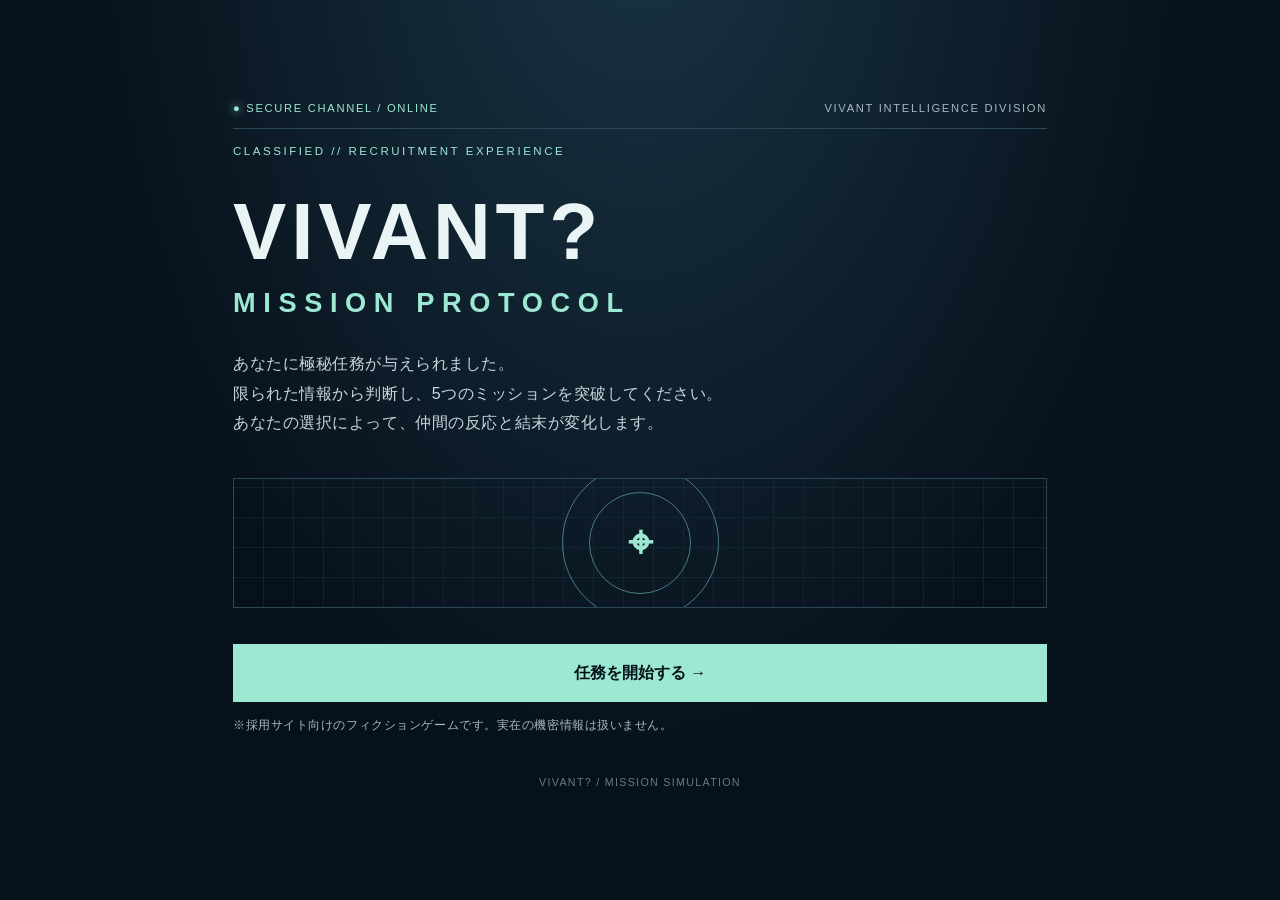
<file: demo/vivant/vivant-mission.html>
<!DOCTYPE html>
<html lang="ja">
<head>
<meta charset="UTF-8">
<meta name="viewport" content="width=device-width, initial-scale=1">
<meta name="theme-color" content="#07111c">
<meta name="description" content="選択によって物語が変わるVIVANT?風の極秘任務ゲーム">
<meta name="application-name" content="VIVANT? MISSION">
<meta name="apple-mobile-web-app-capable" content="yes">
<meta name="apple-mobile-web-app-status-bar-style" content="black-translucent">
<meta name="apple-mobile-web-app-title" content="VIVANT? MISSION">
<link rel="manifest" href="data:application/manifest+json;charset=utf-8,%7B%22name%22%3A%20%22VIVANT?%20MISSION%20%7C%20%E6%A5%B5%E7%A7%98%E4%BB%BB%E5%8B%99%22%2C%20%22short_name%22%3A%20%22VIVANT%20MISSION%22%2C%20%22description%22%3A%20%22%E9%81%B8%E6%8A%9E%E3%81%AB%E3%82%88%E3%81%A3%E3%81%A6%E7%89%A9%E8%AA%9E%E3%81%8C%E5%A4%89%E3%82%8F%E3%82%8B%E6%A5%B5%E7%A7%98%E4%BB%BB%E5%8B%99%E3%82%B2%E3%83%BC%E3%83%A0%22%2C%20%22lang%22%3A%20%22ja%22%2C%20%22display%22%3A%20%22standalone%22%2C%20%22orientation%22%3A%20%22portrait%22%2C%20%22background_color%22%3A%20%22%2307111c%22%2C%20%22theme_color%22%3A%20%22%2307111c%22%2C%20%22icons%22%3A%20%5B%7B%22src%22%3A%20%22data%3Aimage/png%3Bbase64%2CiVBORw0KGgoAAAANSUhEUgAAAMAAAADACAIAAADdvvtQAAAIYElEQVR4nO3d628UVRjH8WcLpcQ2oRC5WJAYCJSCL4SAXLwE2ohSbqUFQgiB6j/gC%2BO/4BtiYvwDBLRcC9LS1hasaGKQS6BUeam0FRHpKwqYQFlIfXHI8TC72%2B7OM9M5zzm/T4yZbrfbWea755yZ3lIlU%2BcQQFhFSe8AyIaAgAUBAQsCAhYEBCwICFgQELAgIGBBQMCCgIAFAQELAgKWiXF/gqWX2uP%2BFDC666s2xffgqTi%2BGo9orBV5TBEHlJlOrPlDPmI9KJEFFNhLdGOhOI5RNAHpPUM3IkR4vCI4C0M94ugjxV%2BtskYgpCMd/wiGH4FQjwP4QxF3CkM90jGPYMiAVLCoxw3qOIYbhMIEhHrcE7qhggPy7Srz0kvtXj3lQp9syCkMw497wh3TwgLC5OW2EBMZvp0DWAoIyKulgOfyP9YFj0CYv9xW6PHFFAYsCAhY8g0I51/%2BKOhcDCMQsMT%2BTfWy5HrZmbdjGDb5HlCIaxP45l2TpwHl6iazhszFX%2BBjPf%2B%2BKL8CiuTnEwIfoh/Tz5J8CSi%2BeSfzm/q8OmN1P6BxW/8GSvIkI5cDSurUybyO4nxGzl4HMlckiRw/8/M6/HVoNwOyZz3rfEOuTWH2pKPpGc3J6cypEcjCejRXhyJ3ArK5HsXJhhwJSM8O1taj6D10piEXAhK3tnCpIfEBiatHcaYh2QEJrUdxoyHBAUn/p9dEPxHBASlChx9F9M4rUgMSPXmZpE9kIgNyph5FdEPyAhL6D50PiU9NXkCKM8OPIvfpCAvIscnLJHQiExYQ2EZSQA4PP4rEQUhSQGAhMQE5P/wo4gYhMQGBnRAQsMgIyJP5S5E1i8kICKyFgIBFQEBezV%2BKoFlMQEBgMwQELAgIWBAQsNgekIcraEXKOtr2gMByCAhYEBCwICBgSfgXTOW5SEx8LZngDoz5qZM9w8AIBCwJj0BjvnoSP41PcAcSf%2B75wAgELAgIWBAQsCAgYLE9IClfEoqciBU02R8QWA4BAQsCAhYEBCwCAvJwHS1lBU0iAgKbISBgkRGQV7OYoPmLpAQE1kJAwCImIE9mMVnzFwkKCOwkKSDnByFxww/JCggsJCwghwchicMPiQtIc6whuU9HXkDiXqP5k/jU5AVEzk1kQicvRWRA5FBDoushuQFpohsSvfOK4IDkvmoDRD8RwQGR8IlM%2BuSlyA6IxDbkRj3kQEAksCFn6iE3AiKjIcsz0nvoRj3kTEBkHBJrG9I75kw95FJAZHdDTtZDif%2BCqcgF5jIbjpar6ShOjUCaPUOR2/WQqwHRiw0lkpH5eV2th9ybwkzm6f14zmhmrw6no7gckJKZEcVzXAPjnPPpKO4HpAQuNkZYUub86Ek6ii8BKZmL6xDDRq4VlVfdaH4FpOU6TcsVxyjLcD%2B70TwNSAsc/nzO1zwvJsD3gAIy47DngqSdnL0OBOMDAQELAgIWBAQsCAhYEBCwICBgQUDAgguJY8AlxNFhBAIWBAQsCAhYEBCwICBgQUDAgoCAxYuAjjR9NXinT/335Rf7c93t55/O6rt9%2BsnHRNTb84u%2BZfBO3/nujsyPKi6eeKP3snm3ttbmGJ%2BMZbwI6ETzab29sfaDyZMnZ97n9SWLFy5coN88eaol8z5LFletWL4scOPG2g0zZkyPZkcF8iKgzq5zDx/%2Bq7bLykrfX1%2BTeZ%2BG%2Bq16%2B%2Bq1nv6BP7M%2BVOO%2BPYFbPmwM3uIVLwIaHh5u6%2BjUb5qtKKlUqq5us37THLECtmyunTZtqn6zsnLBqpUrottTebwIiIiam7/V29Xr1paXl5vvXb16ZcUrs9R2Op1uPZNlrZNOp4lo0qRJu3ft1Dd%2B1LjXfK%2BHfAno4qUrt2//rbaLiydu2Vxrvrdh2xa9fe7780NDQ5mP0PFdl9rYt3d3UVEREZWWvrS9oU7d2N7RFf1OS%2BBLQCMjI%2Ba62JzFiouLN23aoN9sPpl9/jpytPnx48dENHfuq9Xr3iWinTvqy8pKieifu3e7znbHs%2BO28yUgIjphzGIr31w%2Be3aF2q6pXls%2BZYraHhoa6v7hx6wffv/%2B/ZbW5z922Lh3j/4/ETUdPv7s2dOYdttyHgV0s6%2B/p6dXbadSqfq659OWORqdbmkfZTVz4OA3aqOmZu2O7dsWLVpIRE%2BfPmtqOhbTPtvPo4CIqPnU/9OT6qasrHT9e9VZ75Cp99cbvb2/EVFRUdHn%2Bz9TN3Z2nbs7OBjL7krgV0DmAFNVVVlVVWleV%2BzrH7h27froj3DgUJPaKCkpCdziJ78CunfvnrnEaajfWm%2Bcf%2BVaPptOt7SZ52i//3HzwoWLke6jMH4FRC9Wsmvn9nfeXqO2A6dpuQwPDx89dlK/eejQ4ah3UBjvAjIv80yf/vKECRPU9uUrV2/d%2BiufRzj4ddPIyAgRPXr06HjzqXh2UwzvAkqn0y2tWS405zN/KQMDt2bNnj%2BzYt5r85c8ePAw0r2Tx7uAKFsrT548OdOWpSoYk48BXb3W09c/YN7SdbYbY0k4nv5g4eq3qse%2BE9Eby9bk%2BYBt7Z0zK%2BYx9kgqH0cgiBACAhYEBCwICFgQELAgIGDJNyBxfxkZQivod6tjBAIWBAQsBQeEWcxthR7fAgLCbwv0R/7HGlMYsBQWEM7F3Bbib1uFHIHQkHvCHdOCA8JKyG2FHt8wIxAmMveE/sOMIacwNOQSzp/15J6FoSHpmEcwfEC5/nI2CKKPXeilbapk6pzEdwLGX1RHLYILiRiKxInwNR/BCKQE6sFoZKE4jlFkASmZgxBKSlysByXigBTMZdaK/PUcS0AmxJS4WCeB2AMCt%2BHbOYAFAQELAgIWBAQsCAhYEBCwICBgQUDAgoCABQEBCwIClv8AIX1NFc08SVwAAAAASUVORK5CYII%3D%22%2C%20%22sizes%22%3A%20%22192x192%22%2C%20%22type%22%3A%20%22image/png%22%2C%20%22purpose%22%3A%20%22any%22%7D%2C%20%7B%22src%22%3A%20%22data%3Aimage/png%3Bbase64%2CiVBORw0KGgoAAAANSUhEUgAAAgAAAAIACAIAAAB7GkOtAAAYKklEQVR4nO3dWbAldX3A8XOZCzhjFThSYYACC1mUwahsUWJc2AQZEGRY1GJfTeUheUkqS6VSqUqlKonlg48CgiIaZoZlYIbNqOyKURhQkyi7cQNjBAaGQWDu5OGS63XuOd19zunT/e//7/N5Y6bvvT3nNL9v//v0OXdqx6V79gCIZ7u2dwCAdggAQFACABCUAAAEJQAAQQkAQFACABCUAAAEJQAAQQkAQFACABCUAAAEJQAAQQkAQFACABCUAAAEJQAAQQkAQFACABCUAAAEJQAAQQkAQFACABCUAAAEJQAAQQkAQFACABCUAAAEJQAAQQkAQFACABCUAAAEJQAAQQkAQFDTbe9AQg6%2Bf33buwA0YcPhJ7a9C0mY2nHpnm3vQzuMe2BOzCTECoChD5SKE4MQATD3gRFkX4LMA2D0A2PKOAN5BmC0uZ/x0wzMZ0TMyi0AQz2v%2BT2dwAjCzo18AlDxKczpyQNqF2qS5BCAKk9YHs8W0JgIg6XzASh%2Bkrr%2B9ACty3jIdDgAGT8rQGqyHDhdDUDBk9HRZwJIX2aTp5MBGPQcdPEJADonmxHUsQBkll%2Bgo/KYRV0KQDbVBfLQ9aHUmd8H0PUHGsjPoPnTlQ%2Bh6cYKoO%2BjafQDiejojOrACqCjjywQR9%2BJlP46IPUAmP5AJ3SxAUkHwPQHOqRzDUj3NYCFj5rRD3RCV8ZXoiuArjx8AAstnFdprgNSDIDpD3RdJxqQXAASfIwAapHafEsuAAs5/Qe6KP3ZlVYAXPwBcpL4haCEAmD6A/lJuQGpBMD0B3KVbANSCQAADUsiAE7/gbyluQhoPwCmPxBBgg2YbvfHQ1uceUDLKwD/EwJxpLYIaP8S0HymP5C3pKZcmwFo/foXQOtanIQJrQCSCiPAhKQz61oLgNN/gFltzcNUVgDpJBFg0hKZeKkEAICGtROAbdY7icQQoDHbzL1WrgJZAQAE1UIAvPwLsFDzs7H9FYDrP0BMrU%2B/9gMAQCuaDoDrPwCDNDwhW14BtL4CAmhRuzPQJSCAoAQAIKhGA%2BAFAIBiTc7JNlcAXgAAaHESugQEEJQAAAQlAABBCQBAUM0FwEdAA/TV1kdDWwEABCUAAEFNt70DMEFDLaX7buxaJRkTADIxocumqkDGBIBOavdjRRb%2BdEmgiwSAzkj5s6Tm75sY0BUCQOpSnvt9ze2wEpA4ASBFnRv6fVkWkDgBICF5zP2%2BLAtIkACQhMmN/kEDt8oLuZPYq9nvKQOkQABoU40TdhIjtXo8hmVBQAoEgHaMP0NbHJ01fnKLBQEtEgCaNs64THNQzt%2Br0f51MkArBICGjDz3uzUWx4mB60I0TACYuNFGfwZDcO6fMFoJMngESJwAMFnDzr4sp95oJTj4/vVZPhqkQwCYFKN/odl/Y/VHxlKAiRIA6jfU6A843YZdEMgAEyIA1MnoH8pQCwIZoHZ%2BIxi1qT79Nxx%2BokE2Z6hHI%2BNPy6B5VgDUYKjRP9E96a7qqwFLAepiBcC4Kk5/Z/1VVH%2BULAUYnxUAo6s%2B%2Bie9J5mpuBqwFGBMVgCMqMr0d9Y/joqPnqUAIxMARlFx%2BjewJ9nTACbHJSCGY/Q3r8oVIZeDGIEVAEMw/VtkKUDtBICqSoeLK/6TVuUR1gCqEwDKHXz/%2BirTv5mdoUoDZIAqBIASTvwTZClALQSAIk78U6YBjEkAGMj0T58GMA4BoL/iweGyTzpKnwsNYBABoI/S6d/YnlCRBjACAWBbpn9HaQDDEgB%2Bh%2BnfaRrAUASA3zL9M6ABVCcAvK5gNHjJt1uKny8NYI4A0OuVTf8m94S6aAClBADTP1saQDEBiM70z5sGUEAAQjP9I9AABhGAuEz/ODSAvgQAICgBCMrpfzQWASwkABGZ/jFpANsQgHBM/8g0gPkEgNeZ/kF4opkjALEMOsszFEIZ9HRbBEQjAIH435tSDpJQBCAKl/6Zz4sB9AQA0z8sTz0CEIJL//TlxYDgBCB//mdmBA6bCAQgLqf/9BwGsQlA5lz8oZQLQWEJQM78D8yYHEJ5E4CInP6zDYdETAKQLRd/GIoLQQEJAEBQApAnp/%2BMwCIgGgEIxPSnlIMkFAHIkPM1auegypIA5MbFH8bkQlAcAgAQlABkxek/tbAICEIAAIISgPw5/WcEDpsIBCAfluc0wGGWEwHInPM4RubgyZ4AZMJ5GY1xsGVDAHLmDI4xOYTyJgA5cEZGwxxyeRCAbDl3oxYOpIwJAEBQAtB5FuO0woGXAQHIk2U7NXI45UoAus1ZGC1y%2BHWdAGTI%[base64]/WyAgAISgAAghIAgKAEACAoAQAIyl1ANZvoXQp%[base64]/SczAgAQlADkxiKAMTn9j0MAMuR/VGrnoMqSAARiEUApB0koApAnF4IYgYs/0QgAQFACkC2LAIbi9D8gAYhIA9iGQyImAciZczfG5BDKmwBkzoUgSrn4E5YAxKUB9BwGsQlA/pzHMQKHTQQCEIILQfTl4k9wAhCdBoTlqUcAoig4pzMIAip40p3%2BxyEAgfgfm1IOklAEIBYvBtBz6Z//JwC8TgOC8EQzRwDC8WJAZC79M58ARKQBMZn%2BbEMAgtKAaEx/FhIAgKAEIC6LgDic/tOXAISmARGY/gwiANFpQN5MfwoIABqQLdOfYgJAr6cBOTL9KSUAvK64ATLQIcXPl%2BnPHAHgt4pHgwZ0QvHTZPoznwDwOzSg00x/hiIAbEsDOsr0Z1gCQB8a0DmmPyMQAPorbYAMJKL0uTD9GUQAGKh0cGhA60qfAtOfAgJAEQ1ImenPmASAElUaIAMNq/KYm/6UEgDKbTj8REuBdFQZ/aY/VQgAVVkKtM6JP/USAIZQZbhowIRUeWBNf4Yy3fYO0DGzI6Z4GM3%2BrWFUF6OfCbECYBSWAo0x/ZkcAWBEFRsgAyOr%2BOiZ/ozMJSBGV%2BVyUM8VoeFVrKaHlDFZATCuimPIaqCK6o%2BS6c/4rACoQcWlQM9qYLDqdfToURcrAGpTfTBZDcw31KNh%2BlMjKwDqVH0p0LMaGPJGqcgPFBMiANRvhAz0Ig24YVc/cR4ZGiYATMpQGejFWBAY/SRFAJisDYefONTUy3JBMNoLHjk9AqRJAJi4YZcCszIowcgvdHf3n0y3CAANmRtqI5eg14XJOM7dTen/68iMANC00RYEs9KMwfi3tKbzbyEUAaAd42Rg1jZf2%2BQMrfFNDEY/LRIA2jTydaGFBn2HcSbs5N6tZu6TAgEgCeMvCAYZ9j7USTP6SYcAkJAaFwSpMfdJkACQovnjsrsxMPRJnACQus4tC8x9ukIA6IyUlwWGPl0kAHTSwoHbZBKMe/[base64]/Xnf/anf1KwwebNm9/xrj/YtOmlMX/Q7bfeeNC731mwwTfuuOuTZ54//0/OPefMf/mnf6j4/f/iL//2qi99ZbR9%2B/KXrjjm6CMqbrz89w/99a%2BfHe0HwbCsAJiga1ZdW7zB4sWLT1jxkTF/yn777lM8/Xu93qrV14/zIy656LypqakRvnDffd569FEfGudHw%2BQIABP0xJNPfee7DxZvc/ppp4z5U0q/w/MbN95621fH%2BRH777/fER/6wAhfePFF549WDmiAADBZpYuA9//RH%2B6%2B224jf/%2BpqalTV55cvM2NN67/zW9%2BM/KPmHXJxeeXb/S7dt5pp4%2BfsXLMnwuTIwBM1o03rX/55ZcLNthuu%2B1Wrjxp5O//3vccttdeexZvc83q60b%2B/nOOPOKD%2B%2B%2B371BfcvZZn1yyZMn4PxomRACYrBdeePGWW0suv5x%2B6uhXgUqv/zz2%2BBMPPLBh5O8/Z2pq6uKLzqu%2B/fT0ogsvOGf8nwuTIwBM3KqyE/Dly9/%2BjgOXj/Cdd9hhh49%2BdEXxNqvrOP2fdcbpK9%2B0884VNz5hxfF77LF7XT8aJkEAmLi777nv5794unib0V4KPu7Yo3feaaeCDWZmZlavuWGE79zX4sWLzz7rkxU3/uNLLqjr58KECAATNzMzs%2Bbakim88pSTFi1aNOx3Pu3UjxVvcPc99/3i6ZL2DOWC88%2Beni7fz0MPPfiQQw6q8efCJAgATVhVdi/QsmW7fuD97xvqey5duvToo44s3qb0HqRh7bHH7iesOL50s09d7PSfDhAAmvD4E09%2B94Ga3xDwsZNP2H77oreyb9z4QunrzyP4VNn9oHvssfv4726DBggADSl9L%2B6K44994xuHuGmy9PrPjTeNdfv/K6%2B80vfPSy/vXHTBuYMuEw36ntAKAaAha29cVzyOlyxZsuL44yp%2Bt733fsthhx5SvE3p3UfFbli7buvWrX3/qmARsGTJkjPP/Hjfv3r8iScf/t4PxtklqJcA0JCNG18o/TyG6leBSt868PgTT5Z%2BCkWxxx57/I477%2B77VyeesGLQu5c/8fFTB90qetnlVw4qCrRCAGjONatKTsk/8P737bZsWZVvdVpZAMY8/Z916WVX9v3z6elFF/R7k9fU1NRFF57X90ue37hxzA%2Bkg9oJAM256%2B57i2/KrPixEIcdesjee7%2BlYIOZmZk1a2qYtnfcefcjjzza96/OOesTb3jDG7b5w2OOOXLffd7ad/urr77mpZfG/dRrqJcA0JyZmZk1164t3qbKVaDSbe6595ulbz2r6NLLv9D3z9/0pjedcfq2H/Q26O7P117b8vkrr6plf6BGAkCjSj%2BY4cDlBxy4/ICCDbbffvrkk0o%2B/qGW6z%2Bz1lx7w7PP9v8NLRdfeO78/zzggLcNeivDzbfc9rOf/byuXYK6CACNevSxxx988KHibYpP8I8%2B6silS5cWbPDCCy/efMvtI%2BxbXy%2B//PJVV1/T96/e9rb9jzzig3P/%2BalLLhz0TQa9lgDtEgCaVvrhzCtXnrTddgOPzNLrPzetu7n4A6iHdcUVV7366mt9/2rulwTsssubTz2l/6sXDz74UOmb4KAVAkDT1q4teUPAbsuWDbqWsvNOOx374aOKv3/tH//w9DPPrFt/S9%2B/mvslAeede9aOO%2B7Yd5vPOf0nVQJA057fuPG22/%2BteJtBp/knnXTCDjvsUPCFTzz51L9/54HRd26Az136%2Bb5/PvtLArbffvvzzjmz7wY//8XT62/uHw9onQDQgtI74k9YcVzf36VV%2BvEPNb78O99DD39/UFfOOH3l%2Beedveuuv9f3b6%2B44qrXXtsyiV2C8QkALbjzrnuefuaZgg2WLFmy4vhjt/nDvfba873vOazgq6p87vTILr3sir5/vnjx4r//u7/u%2B1ebN2/%2B0tX/OqH9gfEJAC3YsmXLtdetLd5m4VWg00792NTUVMGX3PfN%2Byd3t%2BUtt371pz/9Wd%2B/GvSbDFavuf6555%2Bf0P7A%2BASAdlT5WIhly3ad/yel139qf/l3vi1btlx%2BxRerb79169bLBryJDBIhALTj0Ucf27Dh4YINFi1atHLejZUHHfSu/fbdp2D7F1/cVOPt/319%2BSurNm2q%2BnEO37jjrkcfe3yi%2BwNjEgBac83qkhP2%2BVeBqtz%2Bv3nz5hp2a7CNG18o3ec53vxF%2BgSA1qxdu774F6S848Dly5e/vdfrTU8vOuXkjxZ/twnd/7ONyy67cmZmpnSzH/3o0TvvuqeB/YFxCACtee7552%2B7/WvF28x%2B7v%2BRR3xwl13eXLDZU0/99/3f/k6dOzfAk0/9%2BGtfv6N0s0svd/pPBwgAbVpVdkVl9mMhSq//rFrTxOn/rM8NuB90zrPPPlt6jxOkQABo0x133vPMM78s2GD33XY7/iMfPu7YYwq22bp16%2Bo6Pv2/onvv/dZ//Od/FWzwxau%2BUu%2BHEcGECABtqvKGgE//8z8u/NUr89133/2D7tCfkMsGv8D76quvXfmFq5vcGRiZANCy0g8HLb7636twN1Htrrvhpl/96n/7/tVN624ufpMzpEMAaNkjjzz60MPfH/nLN216adK3/y/0yiuvfOGL/U/zB31iBCRouu0dgN6q1dce9O53jva1N62/pZXftfvpz3z205/5bPM/F2pkBUD7rr9hXfEbAgqsmuTHP0DeBID2Pffcc7d/9esjfOGPf9zQ7f%2BQJQEgCaVvCOj/VWuu37p1a%2B07A0EIAEn4xh13//KX/zPUlzR8%2Bz/kRwBIwpYtW667/sahvuRb3/r2T37y0wntD0QgAKRi2Nv5S99AABQTAFLxwx8%2B8vD3flBx402bXlq3/taJ7g9kTwBISPV7Ote1dPs/5GRqx6V7NvOTDr5//fz/[base64]%2BysAAFrRTgB8NDQQXFsfAT2fFQBAUKkEwCIAiCORiddaALwUDDCrrXmYygqgl0wSASYqnVnXZgAsAgBanIQJrQB6KYURYBKSmnItB2Bh%2BpJ6dABqtHC%2BtXshJK0VAACNaT8AFgFABKmd/vdSCEBPA4DcJTj9e4kEAIDmpRIAiwAgV2me/vfSCUBPA4AcJTv9e0kFoKcBQF5Snv691ALQlwYAXZT%2B7EouAEnlEaBGqc235ALQcyEI6L7EL/7MSjEAPQ0AuqwT07/X603tuHTPtvdhoL5DP83HEaDXtamV6ApgVt9HzVIASFO3pn8v8QD0NADoiM5N/176AehpAJC8Lk7/XuKvAcw3aOKn/xADGev0aOrACmDWoEfTUgBoS6enf69DK4BZBeO%2BK484kIE8ZlHHAjCr69UFOi2bEdTJAPRyyS/QLZlNnq4GoFd29b%2BLTwaQrCwHTocDMCvLZwVIR8ZDpvMB6FW7EajTTxLQvAiDJYcAzKp4P2jXnzBgokJNknwCMGuotwXk8RQCYwo7N3ILwKzR3h2W0/MKFDAiZuUZgDneJwyMKb%2B5PyfzAMySAWAEGY/%2BWSECMEcJgFLZz/05sQIwnxgAc%2BIM/fniBmAhSYAgYo77hQQAIKjO/D4AAOolAABBCQBAUAIAEJQAAAQlAABBCQBAUAIAEJQAAAQlAABBCQBAUAIAEJQAAAQlAABBCQBAUAIAEJQAAAQlAABBCQBAUAIAEJQAAAQlAABBCQBAUAIAEJQAAAQlAABBCQBAUAIAEJQAAAQlAABBCQBAUAIAEJQAAAT1f/dwAy4g6HYvAAAAAElFTkSuQmCC%22%2C%20%22sizes%22%3A%20%22512x512%22%2C%20%22type%22%3A%20%22image/png%22%2C%20%22purpose%22%3A%20%22any%22%7D%5D%7D">
<link rel="icon" type="image/png" sizes="192x192" href="[data-uri]">
<link rel="apple-touch-icon" href="[data-uri]">
<title>VIVANT? MISSION | 極秘任務</title>
<style>
:root{--bg:#07111c;--panel:#0d1c28;--line:#2b4857;--mint:#9ce8d2;--text:#eaf4f5;--muted:#a5b8c2;--gold:#e4c47c;--red:#ff747b}
*{box-sizing:border-box}
body{margin:0;background:radial-gradient(ellipse at 50% -15%,#1a3544,var(--bg) 62%);color:var(--text);font-family:Arial,"Noto Sans JP",sans-serif;letter-spacing:.035em}
.hidden{display:none!important}
.screen{width:min(850px,100%);min-height:100vh;margin:auto;padding:28px 18px 38px;display:flex;flex-direction:column;justify-content:center}
.top{display:flex;justify-content:space-between;gap:10px;border-bottom:1px solid var(--line);padding-bottom:14px;color:var(--muted);font-size:.7rem;letter-spacing:.15em}
.online{color:var(--mint)}.online:before{content:"● ";text-shadow:0 0 8px var(--mint)}
.label{font-size:.72rem;letter-spacing:.22em;color:var(--mint)}
h1{font-size:clamp(2.5rem,9vw,5rem);line-height:1.05;letter-spacing:.06em;margin:16px 0}
h1 span{display:block;font-size:.34em;letter-spacing:.28em;color:var(--mint);margin-top:15px}
h2{font-size:clamp(1.3rem,4vw,2rem);line-height:1.4;margin:10px 0}
/* 言葉の途中で改行しない（文節で折り返す） */
h2,#brief,#comment,#feedback,.btn{word-break:auto-phrase}
p{line-height:1.85;color:#c7d5dc}
.panel{border:1px solid var(--line);padding:clamp(20px,4vw,34px);background:linear-gradient(145deg,#102431ee,#09141eee);box-shadow:0 20px 60px #0004}
.radar{height:130px;margin:24px 0;border:1px solid var(--line);position:relative;overflow:hidden;display:grid;place-items:center;background:repeating-linear-gradient(0deg,transparent 0 29px,#17323d 30px),repeating-linear-gradient(90deg,transparent 0 29px,#17323d 30px)}
.radar:before,.radar:after{content:"";position:absolute;width:100px;height:100px;border:1px solid #467d80;border-radius:50%;animation:pulse 3s infinite}.radar:after{width:155px;height:155px}
.radar b{font-size:2.7rem;color:var(--mint);z-index:1}
@keyframes pulse{50%{transform:scale(1.15);opacity:.4}}
button,.link{font:inherit;cursor:pointer}
.btn{display:block;width:100%;padding:15px 18px;margin-top:12px;border:1px solid var(--mint);background:transparent;color:var(--text);text-align:left;line-height:1.6;transition:.2s}
.btn:hover{background:#173b43;border-color:#d4fff2}
.primary{background:var(--mint);color:#07151b;text-align:center;font-weight:bold}
.primary:hover{background:#d3fff2}
.btn:disabled{opacity:.6;cursor:default}
.btn:focus-visible{outline:2px solid white;outline-offset:3px}
.missionline{display:flex;justify-content:space-between;gap:12px;align-items:center}
.timer{color:var(--mint);font-variant-numeric:tabular-nums}
.progress{height:3px;background:#203541;margin:20px 0}.bar{height:100%;width:33%;background:var(--mint);transition:width .3s}
.dialogue{display:flex;gap:15px;align-items:flex-start;border:1px solid var(--line);padding:15px;margin:18px 0;background:#0a1722}
.portrait{flex:0 0 84px;width:84px;height:84px;overflow:hidden;border:1px solid #58877f;color:var(--mint);font-size:1.4rem;font-weight:bold;background:linear-gradient(145deg,#193642,#0b1923);border-radius:4px}
.portrait img{display:block;width:100%;height:100%;object-fit:cover;object-position:center 25%}
.portrait.f{border-color:#8a7549}
.dialogue>div:last-child{flex:1;min-width:0}
.speaker{font-size:.7rem;letter-spacing:.15em;color:var(--mint);margin-bottom:5px}.speaker.gold{color:var(--gold)}
.dialogue p{margin:0;line-height:1.75}
#feedback{border-left:3px solid var(--mint);padding:13px 15px;margin-top:18px;background:#102b32;line-height:1.8}
#feedback.bad{border-color:var(--red)}
#feedback strong{display:block;margin-bottom:5px}
.resultstamp{font-size:3rem;color:var(--mint);margin:10px 0}
.report{border:1px solid var(--line);padding:18px;margin:18px 0;line-height:1.85}
.report strong{color:var(--mint)}
.small{font-size:.75rem;color:var(--muted)}
footer{text-align:center;color:#627b87;font-size:.67rem;margin-top:28px;letter-spacing:.12em}
@media(max-width:480px){.top{font-size:.6rem}.missionline{align-items:flex-start}.portrait{flex-basis:64px;width:64px;height:64px}.dialogue{gap:10px}.btn{font-size:.92rem}}
@media(prefers-reduced-motion:reduce){*,*::before,*::after{animation:none!important;transition:none!important}}
</style>
</head>
<body>
<section class="screen" id="home">
 <div class="top"><span class="online">SECURE CHANNEL / ONLINE</span><span>VIVANT INTELLIGENCE DIVISION</span></div>
 <p class="label">CLASSIFIED // RECRUITMENT EXPERIENCE</p>
 <h1>VIVANT?<span>MISSION PROTOCOL</span></h1>
 <p>あなたに極秘任務が与えられました。<br>限られた情報から判断し、5つのミッションを突破してください。<br>あなたの選択によって、仲間の反応と結末が変化します。</p>
 <div class="radar" aria-hidden="true"><b>⌖</b></div>
 <button class="btn primary" id="start">任務を開始する →</button>
 <p class="small">※採用サイト向けのフィクションゲームです。実在の機密情報は扱いません。</p>
 <footer>VIVANT? / MISSION SIMULATION</footer>
</section>

<section class="screen hidden" id="game" aria-live="polite">
 <div class="top"><span class="online">SECURE CHANNEL / ACTIVE</span><span id="case">CASE 01 / 05</span></div>
 <div class="panel">
  <div class="missionline"><span class="label" id="missionNo">MISSION 01</span><span class="timer" id="timer">01:30</span></div>
  <div class="progress"><div class="bar" id="bar"></div></div>
  <h2 id="title"></h2>
  <p id="brief"></p>
  <div class="dialogue"><div class="portrait" id="portrait"><img alt="ノギのイメージ" src="[data-uri]"></div><div><div class="speaker" id="speaker">NOGI / SECURE LINE</div><p id="comment"></p></div></div>
  <div id="choices"></div>
  <div id="feedback" class="hidden" role="status"></div>
  <button class="btn primary hidden" id="next">次のミッションへ →</button>
 </div>
 <footer>VIVANT? / FIELD OPERATIONS</footer>
</section>

<section class="screen hidden" id="ending">
 <div class="top"><span class="online">SECURE CHANNEL / VERIFIED</span><span>FINAL REPORT</span></div>
 <div class="panel">
  <div class="resultstamp">✓</div>
  <p class="label" id="endLabel">MISSION COMPLETE</p>
  <h1 id="endTitle" style="font-size:clamp(2.2rem,7vw,4rem)">任務完了<span>REPORT READY</span></h1>
  <div class="dialogue"><div class="portrait f" id="endPortrait"><img alt="Fのイメージ" src="[data-uri]"></div><div><div class="speaker gold" id="endSpeaker">F / FINAL MESSAGE</div><p id="endComment"></p></div></div>
  <div class="report" id="report"></div>
  <p>あなたの次の任務は、VIVANT?の仕事を知ること。</p>
  <a class="btn primary" id="recruitLink" href="recruit.html">採用情報を確認する ↗</a>
  <button class="btn" id="retry">もう一度挑戦する ↻</button>
  <p class="small">このWebサイトは学習課題として作成したパロディ作品です。<br>
登場する組織・人物・職種はすべて架空であり、実在の団体や特定の番組・作品とは関係ありません。</p>
 </div>
 <footer>VIVANT? / MISSION SIMULATION</footer>
</section>

<script>
(() => {
 const missions = [
  {
   title:"怪しいアクセスを調べろ",
   brief:"夜中に、本部のシステムへ見知らぬ端末からアクセスがあった。その直後から、記録（ログ）の一部が消えている。相手が誰なのかは、まだ分からない。最初に何をする？",
   nogi:"相手が誰なのか、まだ決めつけないでください。まずは、残っている記録を守りましょう。",
   f:"先に記録をコピーして守る。証拠さえ残っていれば、あとで何が起きたかを確かめられる。",
   options:[
    {text:"残っている記録をコピーして守り、アクセスの時刻を確かめる",key:"evidence",ok:true,feedback:"【正解】記録を守っておけば、あとから何が起きたかを確かめられます。見知らぬ端末というだけで、犯人だと決めつけないことも大切です。"},
    {text:"見知らぬ端末に直接連絡して、アクセスした理由を聞く",key:"rush",feedback:"【不正解】相手が侵入者なら、気づかれたと知って証拠を消すかもしれません。相手が分からないうちは、先に記録を守りましょう。"},
    {text:"記録が消えたことを隠すため、残りの記録も消す",key:"delete",feedback:"【不正解】調べるための証拠まで失ってしまいます。記録が消えたこと自体が、大事な手がかりです。"}
   ]
  },
  {
   title:"仲間と連絡を取り合え",
   brief:"現場の仲間から「予定の場所に、見張りの車がいる」と短い連絡が来た。電波が弱く、いつ切れるか分からない。計画はまだ変わっていない。どうする？",
   nogi:"計画より、今の現場の情報のほうが大事です。分かったことを、本部に伝えてください。",
   f:"危ないかもしれないときは、一人で決めずに共有する。連絡を取り合うのは、判断のミスを防ぐためだ。",
   options:[
    {text:"計画どおりに進み、車のことはあとで報告する",key:"solo",feedback:"【不正解】新しく分かった危険を無視しています。仲間を危ない目にあわせるかもしれません。計画より、現場の安全確認が先です。"},
    {text:"今いる場所と車のことを本部に伝え、どう動くか指示をもらう",key:"team",ok:true,feedback:"【正解】現場の情報を伝えれば、本部も状況を知ったうえで判断できます。電波が弱くても、分かったことを短く伝えるのが大切です。"},
    {text:"電波が弱いので本部との連絡をやめ、現場だけで決める",key:"silence",feedback:"【不正解】電波が弱いときこそ、連絡を切ると助けや新しい情報を受け取れなくなります。できる範囲で連絡を続けましょう。"}
   ]
  },
  {
   title:"食い違う報告を見抜け",
   brief:"同じ車について、報告書Aには「21:10に北門を通った」、報告書Bには「21:08に南門で見た」と書かれている。どちらの時計が正しいかも、防犯カメラの映像も、まだ確認できていない。報告の締め切りが近い。どう報告する？",
   nogi:"食い違いに気づけたこと自体が成果です。分かっていることと、まだ分からないことを分けて伝えてください。",
   f:"分からないことを「まだ分からない」と伝えるのも仕事だ。正直に伝えれば、次の調査につながる。",
   options:[
    {text:"Aのほうが正しいことにして報告する",key:"guess",feedback:"【不正解】Aが正しいという根拠はありません。根拠のないまま片方を選ぶと、間違った判断につながります。"},
    {text:"評価が下がりそうなので、Bのことは書かずにAだけ報告する",key:"hide",feedback:"【不正解】都合の悪い情報を隠すと、報告を受けた人が状況を見誤ります。食い違いも、そのまま伝えましょう。"},
    {text:"AとBの両方を書き、「食い違いがある。映像はまだ確認できていない」と伝える",key:"honest",ok:true,feedback:"【正解】分かっている事実と、まだ確認できていないことを分けて伝えられています。どちらかを勝手に正しいとしない報告が、いちばん信頼されます。"}
   ]
  },
  {
   title:"バラバラの情報を整理せよ",
   brief:"名前を明かさない人から「会合は倉庫で行われる」という情報が届いた。倉庫に似た建物の写真もあるが、いつ撮ったものかは分からない。一方、交通の記録では、同じ時間に別の施設へ向かう車が見つかった。次に何をする？",
   nogi:"「似ている」と「確かめた」は違います。いつの情報なのか、ほかの情報でも同じことが言えるのかを確かめましょう。",
   f:"一つの話に飛びつかず、日時を照らし合わせる。確かなことと予想を分ければ、次に調べることが見えてくる。",
   options:[
    {text:"情報と写真が合っているので、会合は倉庫で決まりだと判断する",key:"first",feedback:"【不正解】写真がいつ、どこで撮られたのかも分かっていません。似ているだけでは、裏付けとは言えません。"},
    {text:"写真の撮影日と車の記録の時刻を確かめ、ほかの情報でも裏付けを取る",key:"analysis",ok:true,feedback:"【正解】日時を照らし合わせ、ほかの情報でも確かめれば、予想が正しいかどうかを確認できます。建物が似ているだけでは、証拠になりません。"},
    {text:"情報が食い違っているので、すべて捨てる",key:"discard",feedback:"【不正解】食い違いは、調べるべき手がかりです。捨てずに残して、どれが信用できるかを確かめましょう。"}
   ]
  },
  {
   title:"仲間の安全を守れ",
   brief:"現場の仲間から「けが人がいる。まわりに怪しい動きもある」と連絡が来た。正確な場所も、相手の人数も分からない。通信はまだつながっている。証拠集めは、まだ終わっていない。どう動く？",
   nogi:"任務より、人の命と安全が先です。分からないことを想像で埋めず、助けを呼ぶための情報を集めてください。",
   f:"まず場所とけがの様子を確かめ、本部に助けを頼む。一人で飛び込むより、情報を共有して安全に動くことが大切だ。",
   options:[
    {text:"証拠集めが終わるまで、けが人のことはあとにする",key:"continue",feedback:"【不正解】任務の証拠より、人の命と安全が先です。状況を確かめないまま続けると、危険を見落とすかもしれません。"},
    {text:"助けを待たずに一人で現場へ向かい、着いてから連絡する",key:"alone",feedback:"【不正解】場所も危険の大きさも分からないまま一人で向かうと、自分もけがをしたり、助けが遅れたりします。先に連絡して、助けを頼みましょう。"},
    {text:"けが人の様子と場所を聞き、本部に伝えて助けを頼む",key:"rescue",ok:true,feedback:"【正解】安全を第一にして、場所・けがの様子・まわりの危険を伝えることで、必要な助けが届きます。分からないことは決めつけず、無理に近づかない判断も大切です。"}
   ]
  }
 ];
 let current=0,remaining=150,timerId=null,answered=false;
 let history=[];
 const $=id=>document.getElementById(id);
 function show(id){["home","game","ending"].forEach(s=>$(s).classList.toggle("hidden",s!==id))}
 function start(){
  clearInterval(timerId);current=0;remaining=150;history=[];$("timer").textContent="02:30";show("game");render();
  timerId=setInterval(()=>{remaining=Math.max(0,remaining-1);$("timer").textContent=`${String(Math.floor(remaining/60)).padStart(2,"0")}:${String(remaining%60).padStart(2,"0")}`;if(remaining===0)finish(true)},1000);
 }
 function render(){
  answered=false;const m=missions[current];
  $("case").textContent=`CASE ${String(current+1).padStart(2,"0")} / ${String(missions.length).padStart(2,"0")}`;
  $("missionNo").textContent=`MISSION ${String(current+1).padStart(2,"0")}`;
  $("bar").style.width=`${(current+1)/missions.length*100}%`;
  $("title").textContent=m.title;$("brief").textContent=m.brief;
  $("comment").textContent=m.nogi;$("speaker").textContent="NOGI / SECURE LINE";
  $("portrait").innerHTML='<img alt="ノギのイメージ" src="[data-uri]">';$("portrait").classList.remove("f");
  $("choices").replaceChildren();$("feedback").classList.add("hidden");$("next").classList.add("hidden");
  m.options.forEach((o,i)=>{
   const b=document.createElement("button");b.className="btn";b.type="button";
   b.textContent=`${["A","B","C"][i]}　${o.text}`;b.addEventListener("click",()=>choose(i));$("choices").appendChild(b);
  });
 }
 function choose(i){
  if(answered)return;answered=true;
  const m=missions[current],picked=m.options[i];history.push({mission:current,key:picked.key});
  [...$("choices").children].forEach((b,j)=>{b.disabled=true;if(j===i)b.style.borderColor="#9ce8d2"});
  $("comment").textContent=m.f;$("speaker").textContent="F / SECURE LINE";
  $("portrait").innerHTML='<img alt="Fのイメージ" src="[data-uri]">';$("portrait").classList.add("f");
  const fb=$("feedback");fb.textContent=picked.feedback;fb.classList.remove("hidden");fb.classList.toggle("bad",!picked.ok);
  $("next").textContent=current===missions.length-1?"最終報告を受け取る →":"次のミッションへ →";
  $("next").classList.remove("hidden");
 }
 function finish(timeUp=false){
  clearInterval(timerId);show("ending");
  const keys=history.map(h=>h.key),score=history.filter(h=>missions[h.mission].options.some(o=>o.ok&&o.key===h.key)).length;
  // 正解の選択肢には ok:true を付けている（正解の位置は問題ごとに変えている）
  const ideal=score;
  let title,comment,label;
  if(ideal===5){
   title="完全任務達成";label="PERFECT OPERATION";
   comment="見事です。情報を分析し、仲間と連携し、事実に基づいて報告できました。次はVIVANT?の一員として、どんな仕事ができるか確かめてください。";
  }else if(ideal>=3){
   title="任務成功";label="OPERATION SUCCESS";
   comment="重要な判断をいくつも正しく選べました。迷った場面も、振り返りが次の力になります。採用情報でVIVANT?の仕事を見てみましょう。";
  }else if(ideal>=1){
   title="一部情報を確保";label="PARTIAL SUCCESS";
   comment="手がかりは確保できました。次は、事実確認と情報共有を意識して挑戦してください。任務は一度の判断だけで決まるものではありません。";
  }else{
   title="再挑戦を推奨";label="MISSION REVIEW";
   comment="今回は情報を十分に活かせませんでした。焦らず確認し、仲間と共有し、事実を正確に伝えることが次の突破口です。もう一度挑戦できます。";
  }
  if(timeUp){title="通信時間終了";label="TIME LIMIT";comment="制限時間に到達しました。途中までの判断を記録しました。落ち着いて再挑戦し、任務を完了させてください。"}
  $("endTitle").innerHTML="";const text=document.createTextNode(title);$("endTitle").appendChild(text);
  const span=document.createElement("span");span.textContent=label;$("endTitle").appendChild(span);
  $("endLabel").textContent=label;$("endComment").textContent=comment;
  $("report").replaceChildren();
  const p=document.createElement("p");p.innerHTML="<strong>MISSION REPORT：</strong> "+history.length+" / "+missions.length+" ミッション回答";
  const p2=document.createElement("p");p2.textContent="判断ログ："+(keys.length?keys.map((k,i)=>`${i+1}. ${({"evidence":"記録を保全","rush":"直接接触","delete":"記録削除","solo":"単独行動","team":"チーム連携","silence":"連絡を絶つ","honest":"事実を正確に報告","guess":"推測で補う","hide":"不明点を伏せる","analysis":"情報を照合","first":"最初の報告を採用","discard":"情報を破棄","rescue":"安全確認と支援要請","continue":"確認せず続行","alone":"単独で急行"})[k]}`).join(" ／ "):"回答なし");
  $("report").append(p,p2);
 }
 $("start").addEventListener("click",start);
 $("next").addEventListener("click",()=>{if(current<missions.length-1){current++;render()}else finish(false)});
 $("retry").addEventListener("click",start);
 $("recruitLink").addEventListener("click",e=>{if($("recruitLink").getAttribute("href")==="#recruit"){e.preventDefault();alert("このリンクの href を実際のVIVANT採用サイトURLに変更してください。")}});
})();
</script>
</body>
</html>
</file>
<file: assets/css/style.css>
/* =========================================================
   鈴木優斗 ポートフォリオ
   ---------------------------------------------------------
   1. 変数（色・文字・余白）   2. リセット・基本
   3. 共通パーツ               4. ヘッダー
   5. ファーストビュー          6. 作品
   7. わたしについて            8. 進め方
   9. できること               10. 連絡先・フッター
   11. 作品ページ（works/）     12. スマホ・動きを減らす設定
   ========================================================= */

/* ---------- 1. 変数 ---------- */
:root {
  /* 色：イラストの水色と、藍色の文字、差し色の黄色 */
  --bg: #F4F6F8;        /* ページの背景（少し青みのある白） */
  --tint: #E6EDF5;      /* 交互の背景（イラストの水色に合わせる） */
  --surface: #FFFFFF;
  --ink: #1D2840;       /* 文字（藍色） */
  --ink-2: #4D576B;     /* 補足の文字 */
  --line: #CDD5E0;      /* 罫線 */
  --sun: #F2B705;       /* 差し色の黄色（ボタン・下線・フォーカス。文字色には使わない） */
  --accent: var(--sun);   /* 差し色。テーマを変えるときはここを上書きする */
  --on-accent: var(--ink); /* 差し色の上に乗る文字の色 */

  /* 文字 */
  --font: "Zen Kaku Gothic New", "Hiragino Sans", "Noto Sans JP", "Yu Gothic", sans-serif;
  --font-head: var(--font);  /* 見出しの書体 */
  --fs-body: 1rem;      /* 16px */
  --fs-small: .875rem;  /* 14px */
  --lh-body: 1.9;

  /* 余白・幅 */
  --container: 1200px;
  --gutter: clamp(20px, 4vw, 48px);
  --section-space: clamp(96px, 12vw, 160px);
}

/* ---------- 2. リセット・基本 ---------- */
*, *::before, *::after { box-sizing: border-box; }
* { margin: 0; padding: 0; }
html { scroll-behavior: smooth; scroll-padding-top: 72px; -webkit-text-size-adjust: 100%; }
body {
  font-family: var(--font);
  font-size: var(--fs-body);
  line-height: var(--lh-body);
  letter-spacing: .02em;
  color: var(--ink);
  background: var(--bg);
  -webkit-font-smoothing: antialiased;
}
img { display: block; max-width: 100%; height: auto; }
a { color: inherit; }
ul, ol { list-style: none; }
button { font: inherit; color: inherit; }
h1, h2, h3, h4,
.index__title, .site-header__name, .about__name, .skill__name, .step::before, .case-nav b { font-family: var(--font-head); }
h1, h2, h3, h4 { line-height: 1.4; font-weight: 700; font-feature-settings: "palt"; }
/* 日本語を文節の切れ目で折り返す（対応していないブラウザでは通常の折り返し） */
h1, h2, h3, h4, .hero__lead, .section__lead, .case-hero__lead, .index__type { word-break: auto-phrase; }
::selection { background: var(--accent); color: var(--on-accent); }

/* キーボード操作のときだけ、太い枠でフォーカスを示す */
:focus-visible { outline: 3px solid var(--focus, var(--ink)); outline-offset: 3px; }
/* 背景が作品の色に変わる場所では、枠の色を文字色に合わせる（暗い背景でも見えるように） */
.hero, .site-header { --focus: var(--theme-fg, var(--ink)); }
.case-hero, .site-header--case { --focus: var(--case-fg); }

/* ---------- 3. 共通パーツ ---------- */
.container { width: 100%; max-width: calc(var(--container) + var(--gutter) * 2); margin-inline: auto; padding-inline: var(--gutter); }

.visually-hidden {
  position: absolute !important; width: 1px; height: 1px; overflow: hidden;
  clip: rect(0 0 0 0); clip-path: inset(50%); white-space: nowrap;
}
.skip { position: absolute; left: 16px; top: -100px; z-index: 100; background: var(--ink); color: #fff; padding: 8px 16px; }
.skip:focus { top: 16px; }

.section { padding-block: var(--section-space); }
.section--tint { background: var(--tint); }
.section__head { max-width: 40em; margin-bottom: clamp(48px, 7vw, 88px); }
.section__title { font-size: clamp(1.875rem, 4vw, 3rem); letter-spacing: .04em; }
.section__lead { margin-top: 16px; color: var(--ink-2); }

/* ボタン：黄色の面に藍の文字。マウスを乗せると反転 */
.button {
  display: inline-flex; align-items: center; justify-content: center;
  min-height: 48px; padding: 10px 24px;
  background: var(--accent); color: var(--on-accent);
  border: 2px solid var(--accent); border-radius: 2px;
  font-weight: 700; font-size: .9375rem; text-decoration: none; cursor: pointer;
  transition: background-color .2s, color .2s, border-color .2s;
}
.button:hover { background: var(--ink); border-color: var(--ink); color: #fff; }
.button--ghost { background: transparent; border-color: var(--ink); color: var(--ink); }

/* 文字リンク：黄色の太い下線 */
.text-link {
  font-weight: 700; text-decoration: underline; text-decoration-color: var(--accent);
  text-decoration-thickness: 3px; text-underline-offset: 6px;
  transition: text-decoration-color .2s;
}
.text-link:hover { text-decoration-color: var(--ink); }

/* ---------- 4. ヘッダー ---------- */
.site-header {
  position: sticky; top: 0; z-index: 20;
  background: var(--theme-bg, var(--bg)); color: var(--theme-fg, var(--ink));
  transition: background-color .45s, color .45s;
}
.site-header__inner { display: flex; align-items: center; justify-content: space-between; gap: 24px; min-height: 64px; }
.site-header__name { font-weight: 700; text-decoration: none; letter-spacing: .08em; }
.site-nav { display: flex; gap: clamp(16px, 2.4vw, 32px); font-size: var(--fs-small); font-weight: 500; }
.site-nav a { text-decoration: none; padding-block: 8px; }
.site-nav a:hover { text-decoration: underline; text-decoration-color: var(--accent); text-decoration-thickness: 3px; text-underline-offset: 6px; }

/* ---------- 5. ファーストビュー ---------- */
.hero {
  background: var(--theme-bg, var(--bg)); color: var(--theme-fg, var(--ink));
  transition: background-color .45s, color .45s;
  padding-block: clamp(32px, 4.5vw, 56px) clamp(56px, 8vw, 104px);
}
/* 見出しは左、紹介文は右下。1画面目で作品一覧まで見えるように高さを抑える */
.hero__head {
  display: grid; grid-template-columns: minmax(0, 8fr) minmax(0, 4fr);
  column-gap: clamp(32px, 5vw, 72px); align-items: end;
}
.hero__who { grid-column: 1 / -1; font-size: var(--fs-small); font-weight: 500; }
.hero__who span { margin-left: 1.2em; opacity: .75; }
.hero__title {
  margin-top: 16px;
  font-size: clamp(3rem, 7.8vw, 7rem);  /* 48px〜112px */
  line-height: 1.12; letter-spacing: -.01em;
  white-space: nowrap;  /* 改行は <br> の位置だけにする（「伝わるま／で、」のような割れを防ぐ） */
}
.hero__lead { max-width: 26em; padding-bottom: .6em; }

.hero__index {
  display: grid; grid-template-columns: minmax(0, 7fr) minmax(0, 5fr);
  gap: clamp(32px, 5vw, 72px); align-items: start;
  margin-top: clamp(40px, 5vw, 64px);
}

/* 作品一覧：1行目に作品名と制作の種類、2行目に作ったもの */
.index { border-top: 1px solid color-mix(in srgb, currentColor 28%, transparent); }
.index__item {
  display: grid; grid-template-columns: minmax(0, 1fr) auto;
  grid-template-areas: "title meta" "type type";
  gap: 2px 24px; align-items: baseline;
  padding: 16px 0 18px;
  border-bottom: 1px solid color-mix(in srgb, currentColor 28%, transparent);
  text-decoration: none;
  transition: padding-left .3s;
}
.index__title { grid-area: title; font-size: clamp(1.25rem, 2.1vw, 1.625rem); font-weight: 700; line-height: 1.45; font-feature-settings: "palt"; }
.index__type { grid-area: type; font-size: var(--fs-small); }
.index__meta { grid-area: meta; font-size: .8125rem; opacity: .75; white-space: nowrap; }
.index__thumb { grid-area: thumb; display: none; }  /* マウスのない端末（スマホ）でだけ表示 */
.index__item.is-active { padding-left: 16px; }

/* 右側のプレビュー：乗せた作品のカバー画像に切り替わる */
.index__preview { position: sticky; top: 96px; }
.index__preview img { width: 100%; border-radius: 4px; transition: opacity .25s; }
.index__preview img.is-changing { opacity: 0; }

/* ---------- 6. 作品 ---------- */
.work {
  display: grid; grid-template-columns: repeat(12, minmax(0, 1fr));
  gap: clamp(28px, 4vw, 56px); align-items: center;
}
.work + .work { margin-top: clamp(80px, 10vw, 136px); }
.work__image { grid-column: 1 / span 7; }
.work__image img { width: 100%; border-radius: 4px; }
.work__body { grid-column: 8 / span 5; }
.work--reverse .work__image { grid-column: 6 / span 7; order: 2; }
.work--reverse .work__body { grid-column: 1 / span 5; order: 1; }

.work__type { font-size: var(--fs-small); color: var(--ink-2); }
.work__title { margin-top: 6px; font-size: clamp(1.625rem, 3vw, 2.25rem); }
.work__title a { text-decoration: none; }
.work__title a:hover { text-decoration: underline; text-decoration-color: var(--accent); text-decoration-thickness: 4px; text-underline-offset: 8px; }
.work__summary { margin-top: 18px; }
.work__facts { margin-top: 24px; font-size: var(--fs-small); line-height: 1.75; border-top: 1px solid var(--line); }
.work__facts div { display: grid; grid-template-columns: 4.5em 1fr; gap: 12px; padding: 10px 0; border-bottom: 1px solid var(--line); }
.work__facts dt { color: var(--ink-2); }
.work__links { display: flex; flex-wrap: wrap; align-items: center; gap: 16px 28px; margin-top: 28px; }

/* 1日で作った作品 */
.mini { margin-top: clamp(96px, 12vw, 152px); padding-top: 40px; border-top: 1px solid var(--line); }
.mini__title { font-size: 1.25rem; }
.mini__list { display: grid; grid-template-columns: repeat(2, minmax(0, 1fr)); gap: clamp(28px, 4vw, 56px); margin-top: 32px; }
.mini-work img { width: 100%; border-radius: 4px; margin-bottom: 18px; }
.mini-work__title { margin: 4px 0 8px; font-size: 1.375rem; }
.mini-work__title a { text-decoration: underline; text-decoration-color: var(--accent); text-decoration-thickness: 3px; text-underline-offset: 6px; }
.mini-work__title a:hover { text-decoration-color: var(--ink); }

/* ---------- 7. わたしについて ---------- */
.about { display: grid; grid-template-columns: minmax(0, 5fr) minmax(0, 7fr); gap: clamp(32px, 6vw, 88px); align-items: start; }
.about__visual { position: sticky; top: 96px; }
.about__visual img { width: 100%; } /* 背景が透明な画像なので、どの背景色にもなじむ */
.about__name { margin: 20px 0 16px; font-size: 1.5rem; font-weight: 700; }
.about__name span { margin-left: .8em; font-size: var(--fs-small); font-weight: 500; color: var(--ink-2); }
.about__h { margin: 48px 0 14px; font-size: 1.25rem; }
.about__body p + p { margin-top: 1em; }
.strengths { border-top: 1px solid var(--line); }
.strengths li { padding: 20px 0; border-bottom: 1px solid var(--line); }
.strengths__title { font-weight: 700; font-size: 1.0625rem; }
.strengths li p + p { margin-top: 6px; }

/* ---------- 8. 進め方（順番に意味があるので番号を付ける） ---------- */
.steps { display: grid; grid-template-columns: repeat(5, minmax(0, 1fr)); gap: 32px; counter-reset: step; }
.step { counter-increment: step; padding-top: 20px; border-top: 3px solid var(--ink); }
.step::before { content: counter(step); display: block; font-size: 2.5rem; font-weight: 700; line-height: 1; margin-bottom: 18px; }
.step__title { font-size: 1.0625rem; margin-bottom: 10px; }
.step p { font-size: .9375rem; line-height: 1.85; color: var(--ink-2); }
.process__note { margin-top: 56px; padding: 20px 24px; background: var(--surface); border-left: 4px solid var(--accent); max-width: 48em; }

/* ---------- 9. できること ---------- */
.skills { border-top: 1px solid var(--line); }
.skill {
  display: grid; grid-template-columns: 11em minmax(0, 1fr) minmax(0, 18em);
  gap: 8px 32px; padding: 22px 0; border-bottom: 1px solid var(--line);
}
.skill__name { font-size: 1.25rem; font-weight: 700; }
.skill__used { font-size: var(--fs-small); color: var(--ink-2); }
.skill__used::before { content: "使った作品："; }
.skills__extra { margin-top: 40px; display: grid; gap: 12px; }
.skills__label {
  display: inline-block; min-width: 6em; margin-right: 16px; padding: 0 10px;
  border: 1px solid var(--ink); font-size: .8125rem; font-weight: 700; text-align: center;
}

/* ---------- 10. 連絡先・フッター ---------- */
.contact__lead { margin-top: 20px; }
.contact__mail { margin-top: 32px; font-size: clamp(1.5rem, 4.4vw, 3rem); font-weight: 700; line-height: 1.3; word-break: break-all; }
.contact__mail a { text-decoration: underline; text-decoration-color: var(--accent); text-decoration-thickness: 5px; text-underline-offset: 10px; }
.contact__actions { display: flex; flex-wrap: wrap; align-items: center; gap: 16px; margin-top: 40px; }
.contact__status { font-size: var(--fs-small); font-weight: 700; }

.site-footer { padding-block: 40px; border-top: 1px solid var(--line); font-size: var(--fs-small); }
.site-footer__inner { display: grid; gap: 12px; }
.site-footer__nav { display: flex; flex-wrap: wrap; gap: 8px 24px; }
.site-footer__nav a { text-decoration: none; }
.site-footer__nav a:hover { text-decoration: underline; }
.site-footer__note, .site-footer__copy { color: var(--ink-2); }

/* ---------- 11. 作品ページ（works/） ----------
   ページ上部は、その作品の色（トップで乗せたときと同じ色）にする */
.case-hero { background: var(--case-bg); color: var(--case-fg); padding-block: clamp(40px, 6vw, 80px) clamp(56px, 8vw, 96px); }
.site-header--case { background: var(--case-bg); color: var(--case-fg); }
.breadcrumb { font-size: var(--fs-small); }
.breadcrumb a { text-decoration: underline; text-underline-offset: 4px; }
.breadcrumb span { margin-inline: .6em; opacity: .6; }
.case-hero__type { margin-top: 40px; font-size: var(--fs-small); opacity: .85; }
.case-hero__title { margin-top: 8px; font-size: clamp(2.25rem, 6vw, 4.5rem); line-height: 1.2; }
.case-hero__lead { max-width: 36em; margin-top: 20px; font-size: 1.0625rem; }
.case-hero__grid { display: grid; grid-template-columns: minmax(0, 7fr) minmax(0, 5fr); gap: clamp(32px, 5vw, 72px); align-items: end; }
.case-facts { font-size: var(--fs-small); line-height: 1.75; border-top: 1px solid color-mix(in srgb, currentColor 30%, transparent); }
.case-facts div { display: grid; grid-template-columns: 4.5em 1fr; gap: 12px; padding: 10px 0; border-bottom: 1px solid color-mix(in srgb, currentColor 30%, transparent); }
.case-facts dt { opacity: .75; }
.case-hero__links { display: flex; flex-wrap: wrap; align-items: center; gap: 16px 28px; margin-top: 32px; }

.case-cover { margin-top: clamp(40px, 6vw, 72px); }
.case-cover img { width: 100%; border-radius: 4px; }

/* 本文：左に見出し、右に内容 */
.case-sec { display: grid; grid-template-columns: minmax(0, 4fr) minmax(0, 8fr); gap: 24px clamp(32px, 5vw, 72px); padding-block: clamp(56px, 7vw, 96px); border-top: 1px solid var(--line); }
.case-sec:first-of-type { border-top: 0; }
.case-sec__title { font-size: clamp(1.375rem, 2.4vw, 1.75rem); }
.case-sec__body > * + * { margin-top: 1em; }
.case-sec__body h3 { margin-top: 2.2em; font-size: 1.1875rem; }
.case-sec__body h3:first-child { margin-top: 0; }
.case-sec__body ul.dots li { position: relative; padding-left: 1.2em; }
.case-sec__body ul.dots li + li { margin-top: .5em; }
.case-sec__body ul.dots li::before { content: ""; position: absolute; left: 0; top: .78em; width: 6px; height: 6px; background: var(--accent); }
.case-sec__body strong { font-weight: 700; background: linear-gradient(transparent 62%, color-mix(in srgb, var(--accent) 45%, transparent) 62%); }

/* 画像：PCは1枚、スマホ画面は2〜3枚並べる */
.shot { margin-block: 32px; }
.shot img { width: 100%; border-radius: 4px; border: 1px solid var(--line); }
.shot figcaption { margin-top: 10px; font-size: .8125rem; color: var(--ink-2); }
.shots { display: grid; grid-template-columns: repeat(var(--cols, 3), minmax(0, 1fr)); gap: 20px; margin-block: 32px; }
.shots figure img { width: 100%; border-radius: 6px; border: 1px solid var(--line); }
.shots--phone { max-width: calc(var(--cols) * 240px + (var(--cols) - 1) * 20px); }
.shots figcaption { margin-top: 8px; font-size: .8125rem; color: var(--ink-2); }

/* Figmaカンプ：縦に長いので、枠の中でスクロールして見る */
.scroll-frame { height: 560px; overflow-y: auto; border: 1px solid var(--line); border-radius: 4px; background: var(--surface); }
.scroll-frame img { width: 100%; max-width: 543px; margin-inline: auto; }
.scroll-frame--wide img { max-width: none; }            /* PCのカンプは枠の幅いっぱいに */
.scroll-frame--phone { max-width: 390px; }            /* スマホのカンプはスマホくらいの幅で */
.scroll-frame--phone img { max-width: none; }
.scroll-frame--wire { height: 440px; }                  /* ワイヤーフレームは短めの枠で */
.scroll-frame--wire img { max-width: 340px; }       /* 2章分ほどが一度に見える大きさ */
.comp { margin-block: 32px; }
.comp figcaption { margin-top: 10px; font-size: .8125rem; color: var(--ink-2); }

/* 色見本 */
.swatches { display: grid; grid-template-columns: repeat(auto-fill, minmax(150px, 1fr)); gap: 12px; margin-block: 24px; }
.swatch { font-size: .8125rem; line-height: 1.6; }
.swatch::before { content: ""; display: block; height: 56px; margin-bottom: 8px; border-radius: 3px; background: var(--c); border: 1px solid rgba(0,0,0,.08); }
.swatch b { display: block; font-size: .875rem; }
.chapters { display: grid; grid-template-columns: repeat(9, minmax(0, 1fr)); gap: 4px; margin-block: 24px; }
.chapters span { display: flex; align-items: flex-end; min-height: 120px; padding: 8px 6px; border-radius: 3px; background: var(--c); color: var(--t, #F4EEDD); font-size: .75rem; line-height: 1.4; }

/* 表（診断の割合など） */
.table { width: 100%; border-collapse: collapse; font-size: var(--fs-small); margin-block: 24px; }
.table th, .table td { padding: 10px 12px; border-bottom: 1px solid var(--line); text-align: left; }
.table thead th { border-bottom: 2px solid var(--ink); }
.table td.num, .table th.num { text-align: right; font-variant-numeric: tabular-nums; }

/* 前後の作品 */
.case-nav { display: grid; grid-template-columns: 1fr 1fr; gap: 24px; padding-block: 56px; border-top: 1px solid var(--line); }
.case-nav a { display: block; text-decoration: none; }
.case-nav small { display: block; font-size: .8125rem; color: var(--ink-2); }
.case-nav b { font-size: 1.25rem; text-decoration: underline; text-decoration-color: var(--accent); text-decoration-thickness: 3px; text-underline-offset: 6px; }
.case-nav__next { text-align: right; }
.case-back { text-align: center; padding-bottom: 72px; }

/* ---------- 12. タブレット・スマホ ---------- */
@media (max-width: 1024px) {
  .steps { grid-template-columns: repeat(2, minmax(0, 1fr)); }
  .skill { grid-template-columns: 9em minmax(0, 1fr); }
  .skill__used { grid-column: 2; }
}

@media (max-width: 860px) {
  .hero__head { grid-template-columns: 1fr; }
  .hero__lead { margin-top: 24px; padding-bottom: 0; }
  .hero__index { grid-template-columns: 1fr; }
  .index__preview { display: none; }
  .work, .work--reverse { grid-template-columns: 1fr; }
  .work__image, .work__body,
  .work--reverse .work__image, .work--reverse .work__body { grid-column: auto; order: 0; }
  .about { grid-template-columns: 1fr; }
  .about__visual { position: static; max-width: 360px; }
  .case-hero__grid, .case-sec { grid-template-columns: 1fr; }
  .chapters { grid-template-columns: repeat(3, minmax(0, 1fr)); }
  .chapters span { min-height: 72px; }
}

@media (max-width: 640px) {
  .site-nav li:not(:last-child) { display: none; }  /* スマホでは「連絡先」だけ残す（1ページなのでスクロールで読める） */
  .mini__list { grid-template-columns: 1fr; }
  .steps { grid-template-columns: 1fr; gap: 28px; }
  .skill { grid-template-columns: 1fr; }
  .skill__used { grid-column: auto; }
  .work__facts div { grid-template-columns: 4em 1fr; }
  .shots { grid-template-columns: repeat(2, minmax(0, 1fr)); gap: 12px; }
  .case-nav { grid-template-columns: 1fr; }
  .case-nav__next { text-align: left; }
  .scroll-frame { height: 440px; }
}

/* マウスを乗せられない端末（スマホ・タブレット）と狭い画面では、
   右のプレビューの代わりに、一覧の各行に小さな画像を出す */
@media (hover: none), (max-width: 860px) {
  .index__item {
    grid-template-columns: minmax(0, 1fr) 112px;
    grid-template-areas: "title thumb" "type thumb" "meta thumb";
    gap: 2px 16px; padding: 16px 0;
  }
  .index__thumb { display: block; align-self: center; width: 112px; border-radius: 3px; }
  .index__preview { display: none; }
  .hero__index { grid-template-columns: 1fr; }
}

/* 動きを減らす設定をしている人には、切り替えの動きを止める */
@media (prefers-reduced-motion: reduce) {
  html { scroll-behavior: auto; }
  *, *::before, *::after { transition-duration: 0s !important; animation-duration: 0s !important; }
}
</file>
<file: demo/lumera/assets/css/base.css>
/* ===== Base: fonts / variables / reset / typography ===== */
/* フォントは assets/fonts に同梱（SIL OFL 1.1）。JIS第1水準までに絞ったサブセット */
@font-face{font-family:"Shippori Mincho";font-style:normal;font-weight:400;font-display:swap;src:url("../fonts/shippori-mincho-400.woff") format("woff")}
@font-face{font-family:"Shippori Mincho";font-style:normal;font-weight:600;font-display:swap;src:url("../fonts/shippori-mincho-600.woff") format("woff")}
@font-face{font-family:"Shippori Mincho";font-style:normal;font-weight:700;font-display:swap;src:url("../fonts/shippori-mincho-700.woff") format("woff")}
@font-face{font-family:"Zen Kaku Gothic New";font-style:normal;font-weight:400;font-display:swap;src:url("../fonts/zen-kaku-gothic-new-400.woff") format("woff")}
@font-face{font-family:"Zen Kaku Gothic New";font-style:normal;font-weight:500;font-display:swap;src:url("../fonts/zen-kaku-gothic-new-500.woff") format("woff")}
@font-face{font-family:"Zen Kaku Gothic New";font-style:normal;font-weight:700;font-display:swap;src:url("../fonts/zen-kaku-gothic-new-700.woff") format("woff")}
:root{
  --c-bg1:#FBF9F7; --c-bg2:#F0EAE1;
  --c-gold:#AC8545; --c-gold-dark:#8A6A2F; --c-deco:#C59B76;
  --c-text:#4A423E; --c-sub:#6E6155; --c-white:#FFFFFF; --c-ph:#A89E91;
  --c-err-bg:#FBEEEA; --c-err:#B5503E;
  --f-head:"Zen Kaku Gothic New","Hiragino Kaku Gothic ProN","Yu Gothic",sans-serif;
  --f-body:"Shippori Mincho","Hiragino Mincho ProN","Yu Mincho",serif;
  --container:1440px;
  --gutter-pc:120px; --gutter-sp:24px;
}
*,*::before,*::after{box-sizing:border-box}
html{-webkit-text-size-adjust:100%}
body{margin:0;background:var(--c-bg2);color:var(--c-text);font-family:var(--f-body);font-size:14px;line-height:1.8;overflow-x:hidden}
h1,h2,h3,h4,p,ul,ol,dl,dd,figure{margin:0;padding:0}
ul,ol{list-style:none}
img{display:block;max-width:100%;height:auto}
a{color:inherit;text-decoration:none}
button,input,select,textarea{font:inherit;color:inherit}
button{cursor:pointer}
:focus-visible{outline:2px solid var(--c-gold);outline-offset:2px}
.sr-only{position:absolute;width:1px;height:1px;overflow:hidden;clip:rect(0 0 0 0);white-space:nowrap}
.page{max-width:var(--container);margin:0 auto;background:var(--c-bg2)}
/* 表示切替ユーティリティ（コンポーネントの display 指定より優先） */
.pc-only{display:none!important}
@media (min-width:768px){body{font-size:16px}.pc-only{display:revert!important}.sp-only{display:none!important}}
</file>
<file: demo/lumera/assets/css/components.css>
/* ===== Components: header / footer / CTA button / text link ===== */
.text-link{color:var(--c-gold-dark);text-decoration:underline;text-underline-offset:3px}
.text-link:hover{text-decoration-thickness:2px}
.site-header{background:var(--c-bg2)}
.site-header__inner{display:flex;align-items:center;justify-content:center;height:56px;padding:0 var(--gutter-sp);position:relative}
.site-header__logo{display:flex;align-items:center;gap:2px}
.site-header__mark,.site-header__name{width:auto}
.site-header__logo .pc{display:none}

.site-footer{display:flex;flex-direction:column;background:var(--c-bg2);padding:42px var(--gutter-sp) 30px;border-top:1px solid var(--c-gold);text-align:center}
.site-footer__notes{order:1}
.site-footer__rule{order:2}
.site-footer__copy{order:3}
.site-footer__logo{display:inline-block}
.site-footer__logo img{width:139px;height:auto;margin:0 auto}
.site-footer__nav{margin-top:14px;display:flex;flex-direction:column;font-size:14px;line-height:32px;color:var(--c-sub)}
.site-footer__nav a[aria-disabled="true"]{cursor:default}
.site-footer__links{margin-top:12px;display:flex;flex-direction:column;align-items:center;font-size:14px;line-height:31px;font-weight:700;color:var(--c-gold-dark)}
.site-footer__links a{text-decoration:underline;text-underline-offset:4px}
.site-footer__notes{margin-top:12px;font-size:12px;line-height:31px;font-weight:700;color:var(--c-sub);display:flex;flex-direction:column}
.site-footer__rule{height:1px;background:var(--c-gold);margin:17px 0 25px;border:0}
.site-footer__copy{font-size:13px;line-height:20px;font-weight:700;color:var(--c-sub)}
.site-footer__copy small{font-size:inherit}

.btn-cta{display:inline-flex;align-items:center;justify-content:center;min-height:56px;padding:0 32px;border:3px solid var(--c-deco);border-radius:999px;background:var(--c-gold);color:var(--c-white);font-family:var(--f-body);font-weight:700;font-size:16px;letter-spacing:.04em;box-shadow:0 4px 8px rgba(74,66,62,.3);transition:background .2s}
.btn-cta:hover{background:var(--c-gold-dark)}

@media (min-width:768px){
  .site-header__inner{height:80px;justify-content:flex-start;align-items:flex-start;padding:16px var(--gutter-pc) 0 calc(max(40px,(100% - 1200px) / 2) + 17px)}
  .site-header__logo{gap:18px}
  .site-header__logo .pc{display:block}
  .site-header__logo .sp{display:none}
  .site-header__mark.pc{height:59px}
  .site-header__name.pc{margin-top:6px}

  .site-footer{display:block;padding:0 0 70px;border-top:1px solid var(--c-gold);text-align:left}
  .site-footer__top{display:grid;grid-template-columns:360px 1fr;max-width:var(--container);margin:0 auto;padding:46px 0 0 212px}
  .site-footer__logo img{width:200px;margin:0}
  .site-footer__nav{margin-top:0;flex-direction:row;gap:33px;font-size:14px;line-height:1.8;color:var(--c-text)}
  .site-footer__links{margin-top:52px;flex-direction:row;align-items:flex-start;gap:80px;font-size:13px;line-height:1.8}
  .site-footer__rule{width:800px;margin:30px auto 28px;background:var(--c-deco)}
  .site-footer__notes{display:flex;margin-top:0;align-items:center;gap:4px;font-size:12px;line-height:1.8}
  .site-footer__notes span:last-child{order:-1}
  .site-footer__copy{margin-top:34px;text-align:center;font-size:13px}
}

/* 768〜1199px：フッターの固定余白を縮める */
@media (min-width:768px) and (max-width:1199px){
  .site-footer__top{grid-template-columns:240px 1fr;padding:46px 40px 0}
  .site-footer__nav{flex-wrap:wrap;gap:12px 28px}
  .site-footer__links{flex-wrap:wrap;gap:12px 40px;margin-top:32px}
  .site-footer__rule{width:auto;margin-left:40px;margin-right:40px}
}
</file>
<file: demo/lumera/assets/css/lp.css>
/* ===== LP (index.html) =====
   SP（〜767px）を基本に書き、PC（768px〜）を後半の @media で上書き。
   SP値は Figma SP LP（402px）、PC値は PC LP（1440px）の書き出しからの実測値。 */

/* ---------- 共通 ---------- */
.lp-container{max-width:var(--container);margin:0 auto;padding:0 var(--gutter-sp)}
.lp-heading{font-family:var(--f-head);font-weight:500;font-size:22px;line-height:32px;color:var(--c-text)}
.lp-heading--gold{color:var(--c-gold)}
.lp-heading--center{text-align:center}
.text-gold{color:var(--c-gold-dark)}

.cta-block{display:flex;flex-direction:column;align-items:center;text-align:center}
.cta-block .btn-cta{width:100%}
.cta-block__badge{display:flex;align-items:center;gap:8px;font-size:14px;line-height:20px;color:var(--c-sub)}
.cta-block__badge img{width:20px;height:auto}
.cta-block__note{margin-top:15px;font-size:12px;line-height:18px;color:var(--c-sub)}
.lp .btn-cta{min-height:62px;font-size:min(18px,4.6vw);font-weight:600;letter-spacing:0;padding:0 12px;white-space:nowrap}
.lp .cta-block .btn-cta{width:calc(100% + 6px);margin-left:-3px;margin-right:-3px}

/* 価格カード（SP：特典・最終CTA） */
.price-card{margin-top:32px;padding:24px 20px 19px;background:var(--c-white);border:1px solid var(--c-deco);border-radius:16px}
.price-card__point{display:flex;align-items:center;gap:12px;font-size:14px;line-height:20px;color:var(--c-gold-dark)}
.price-card__point img{flex:none;width:26px;height:auto}
.price-card__point:first-child{font-size:16px;line-height:24px}
.price-card__regular{margin-top:15px;font-size:14px;line-height:20px;color:var(--c-sub)}
.price-card__label{margin-top:13px;font-size:16px;line-height:24px;color:var(--c-gold)}
.price-card__amount{margin-top:4px;font-size:16px;line-height:40px;color:var(--c-gold)}
.price-card__amount strong{font-size:30px;font-weight:700;margin-right:4px}
.price-card__price + .price-card__point{margin-top:12px}
.price-card__list{margin-top:15px;padding-left:22px;list-style:disc;line-height:20.5px}
.price-card__list li::marker{color:var(--c-text)}
.price-card__note{margin-top:15px;font-size:12px;line-height:18px;color:var(--c-sub)}

/* ---------- 1. First View ---------- */
.fv{border-bottom:2px solid var(--c-gold)}
.fv__inner{position:relative;padding-bottom:57px}
.fv__bg img{width:100%;height:315px;object-fit:cover}
.fv__body{position:absolute;left:var(--gutter-sp);top:36px}
.fv__title{font-family:var(--f-head);font-weight:700;font-size:24px;line-height:35px;color:var(--c-gold);text-shadow:0 4px 4px rgba(74,66,62,.18)}
.fv__lead{margin-top:21px;font-size:13px;line-height:20px}
.fv__lead + .fv__lead{margin-top:8px}
.fv__volume{position:absolute;right:48px;top:290px;font-family:var(--f-head);font-weight:500;font-size:12px;line-height:18px;color:var(--c-gold-dark)}
.fv__cta{padding:8px var(--gutter-sp) 0}
.fv__cta .btn-cta{margin-top:8px}

/* ---------- 2. Worries ---------- */
.worries{background:linear-gradient(180deg,#F0EAE1 0%,#D9D4CB 68%,#CFC9C1 100%);padding:56px 0}
.worries .lp-heading{text-align:center}
.worries__list{margin-top:40px;display:flex;flex-direction:column;gap:23.5px;text-align:center;line-height:20px}
.worries__text{margin-top:40px;text-align:center;line-height:26.5px}
.worries__images{display:flex;justify-content:space-between;margin-top:46px}
.worries__img{width:150px;height:150px;max-width:calc(50% - 8px);height:auto;aspect-ratio:1;border-radius:50%;border:1px solid var(--c-deco);object-fit:cover}

/* ---------- 3. Approach ---------- */
.approach{background:var(--c-bg2);padding:56px 0}
.approach__inner{display:flex;flex-direction:column}
.approach__body{display:contents}
.approach__title{order:1}
.approach__img{order:2}
.approach__text{order:3;margin-top:24px;line-height:28px}
.approach__img img{margin:26px 0 0 -2px;width:calc(100% + 12px);max-width:none;height:auto}

/* ---------- 4. Reasons ---------- */
.reasons{background:var(--c-bg1);padding:56px 0}
.reasons__list{margin-top:23px;display:flex;flex-direction:column;gap:24px}
.reason{padding:19px 20px 20px;background:var(--c-bg2);border:1px solid var(--c-deco);border-radius:16px;box-shadow:0 4px 12px rgba(74,66,62,.15);text-align:center}
.reason__head{display:flex;align-items:center;justify-content:center;gap:12px}
.reason__head img{height:35px;width:auto}
.reason__label{font-size:14px;line-height:24px;color:var(--c-gold-dark)}
.reason__img{margin-top:16px;width:100%;height:160px;object-fit:cover;border-radius:12px}
.reason__title{margin-top:16px;font-family:var(--f-head);font-weight:700;font-size:18px;line-height:27px}
.reason__text{margin-top:14px;font-weight:600;font-size:13px;line-height:23.5px}
.reason:nth-child(3) .reason__text{line-height:20px}

/* ---------- 5. Future ---------- */
.future{background:var(--c-bg2);padding:56px 0 52px}
.future__inner{display:flex;flex-direction:column}
.future__body{display:contents}
.future__title{order:1}
.future__img{order:2;margin:30px calc(var(--gutter-sp) * -1) 0;width:calc(100% + var(--gutter-sp) * 2);max-width:none;height:250px;object-fit:cover}
.future__text{order:3;margin-top:35px;line-height:21px}

/* ---------- 6. Voices ---------- */
.voices{background:var(--c-bg1);padding:56px 0 50px}
.voices__lead{margin-top:24px;line-height:19.5px;color:var(--c-gold-dark)}
.voices__list{margin-top:32px;display:flex;flex-direction:column;gap:24px}
.voice{padding:21px 20px 20px;background:var(--c-white);border:1px solid var(--c-deco);border-radius:16px}
.voice__person{display:flex;align-items:center;gap:16px;margin:0}
.voice__person img{width:62px;height:62px;border-radius:50%;border:1px solid var(--c-gold);object-fit:cover}
.voice__person figcaption{font-size:14px;color:var(--c-gold-dark)}
.voice__title{margin-top:19px;font-family:var(--f-body);font-weight:700;font-size:16px;line-height:24px}
.voice__text{margin-top:16px;line-height:23.5px}
.voice:nth-child(n+2) .voice__text{line-height:20px}
.voices__note{margin-top:23px;font-size:12px;color:var(--c-sub)}

/* ---------- 7. Offer ---------- */
.offer{background:var(--c-bg2);padding:56px 0 64px}
.offer__inner{display:flex;flex-direction:column}
.offer__body{display:contents}
.offer__title{order:1}
.offer__text{order:2;margin-top:5px;line-height:20px}
.offer__img{order:3;margin-top:23px;width:100%;height:216px;object-fit:cover;border:1px solid var(--c-deco);border-radius:16px}
.offer__card{order:4}
.offer__cta{order:5;margin-top:24px}

/* ---------- 8. FAQ ---------- */
.faq{background:var(--c-bg1);padding:56px 0 55px}
.faq__en{text-align:center;font-family:var(--f-body);font-weight:600;font-size:26px;line-height:36px;letter-spacing:.12em;color:var(--c-gold)}
.faq .lp-heading{margin-top:13px}
.faq__list{margin-top:29px;padding-top:32px;border-top:1px solid var(--c-gold);display:flex;flex-direction:column;gap:32px}
.faq-item{background:var(--c-white);border-bottom:2px solid var(--c-bg2)}
.faq-item__q{margin:0;font-size:inherit;font-weight:inherit}
.faq-item__btn{display:flex;align-items:center;gap:12px;width:100%;min-height:58px;padding:0 3px 0 0;border:0;background:none;text-align:left;font-family:var(--f-head);font-weight:700;font-size:15px;line-height:24px;color:var(--c-text);cursor:pointer}
.faq-item__q-text{flex:1}
.faq-item__mark{flex:none;display:inline-flex;align-items:center;justify-content:center;width:28px;height:28px;border-radius:50%;background:var(--c-gold);color:var(--c-white);font-family:var(--f-head);font-weight:700;font-size:13px;line-height:1}
.faq-item__mark--a{background:none;border:1px solid var(--c-gold);color:var(--c-gold)}
.faq-item__icon{flex:none;position:relative;width:14px;height:14px}
.faq-item__icon::before,.faq-item__icon::after{content:"";position:absolute;left:0;top:50%;width:14px;height:1.5px;margin-top:-.75px;background:var(--c-gold);transition:transform .2s}
.faq-item__icon::after{transform:rotate(90deg)}
.faq-item__btn[aria-expanded="true"] .faq-item__icon::after{transform:rotate(0)}
.faq-item__a{display:flex;gap:12px;margin-top:10px;padding:0 0 16px}
.faq-item__a p{padding-top:0;line-height:24px}
.faq-item__a[hidden]{display:none}

/* ---------- 9. Final CTA ---------- */
.final{background:var(--c-bg2);padding:56px 0}
.final__inner{display:flex;flex-direction:column}
.final__body{display:contents}
.final__title{order:1;text-align:center}
.final__sub{order:2;margin-top:7px;text-align:center;font-weight:700;font-size:16px;line-height:24px;color:var(--c-gold-dark)}
.final__img{order:3;margin-top:24px;width:100%;height:200px;object-fit:cover;border:1px solid var(--c-deco);border-radius:16px}
.final__card{order:4;margin-top:24px}
.final__guarantee{order:5;margin-top:25px;text-align:center;line-height:14px;color:var(--c-sub)}
.final__cta{order:6;margin-top:23px}
.final__cta .cta-block__note{margin-top:13px}

/* =========================================================
   PC（768px〜）
   ========================================================= */
@media (min-width:768px){
  .lp-container{width:min(1200px,100% - 80px);padding:0}
  .lp-heading{font-size:30px;line-height:1.5;letter-spacing:.04em}
  .lp .btn-cta{min-height:56px;font-size:22px;padding:0 20px}
  .lp .cta-block .btn-cta{margin-left:0;margin-right:0}
  .lp .cta-block .btn-cta{width:auto}
  .cta-block__note{margin-top:6px}

  /* FV：1200×755 のビジュアル上に要素を重ねる */
  .fv{padding:0 40px;border-bottom:0}
  .fv__inner{max-width:1200px;margin:0 auto;aspect-ratio:1200/755;padding:0}
  .fv__bg{position:absolute;inset:0}
  .fv__bg img{height:100%}
  .fv__inner::before{content:"";position:absolute;left:0;top:0;width:62.5%;height:72.8%;background:linear-gradient(90deg,rgba(255,255,255,.28),rgba(255,255,255,.12));z-index:1;pointer-events:none}
  .fv__body{left:0;top:99px;z-index:2}
  .fv__title{font-size:44px;line-height:70px;letter-spacing:.08em}
  .fv__lead{margin-top:32px;font-size:26px;line-height:1.6;letter-spacing:.14em}
  .fv__lead + .fv__lead{margin-top:36px}
  .fv__cta{position:absolute;left:50%;top:603px;transform:translateX(-50%);z-index:2;padding:0;width:max-content}
  .fv__cta .btn-cta{width:446px;margin-top:10px}
  .cta-block__badge{font-size:14px;line-height:25px}
  .cta-block__badge img{width:26px}
  .fv__volume{left:931px;right:auto;top:657px;z-index:2;font-family:var(--f-body);font-weight:700;font-size:18px;line-height:1.5}

  /* Worries */
  .worries{background:linear-gradient(90deg,#F1EAE2 0%,#E8E3DD 45%,#E6E3DE 100%);padding:60px 0 80px}
  .worries .lp-heading{text-align:left}
  .worries__inner{display:flex}
  .worries__body{width:601px;flex:none;padding-top:23px}
  .worries__list{margin-top:58px;gap:49px;text-align:left;font-size:15px;line-height:1.8;letter-spacing:.04em}
  .worries__text{margin-top:52px;text-align:left;font-size:15px;line-height:30px;letter-spacing:.04em}
  .worries__images{display:block;position:relative;margin-top:0;width:526px;height:459px}
  .worries__img{position:absolute;max-width:none}
  .worries__img--1{width:250px;height:250px;left:0;top:0}
  .worries__img--2{width:260px;height:260px;left:266px;top:199px}

  /* Approach */
  .approach{padding:100px 0 16px}
  .approach__inner{flex-direction:row;justify-content:space-between;align-items:flex-start}
  .approach__body{display:block;width:640px}
  .approach__title-sub{display:block;margin-top:18px;font-size:31px;white-space:nowrap}
  .approach__text{margin-top:100px;font-size:16px;line-height:32px}
  .approach__img{margin-right:100px}
  .approach__img img{margin:40px 0 0;width:212px;height:460px;object-fit:cover;border-radius:4px;box-shadow:4px 8px 12px rgba(74,66,62,.3)}

  /* Reasons */
  .reasons{padding:88px 0 79px}
  .reasons .lp-heading{font-size:36px}
  .reasons__list{margin-top:53px;flex-direction:row;justify-content:space-between;gap:0}
  .reason{width:300px;padding:0;background:none;border:0;border-radius:0;box-shadow:none}
  .reason__head{height:85px;flex-direction:column;justify-content:flex-end;gap:0}
  .reason__head img{height:auto}
  .reason__label{margin-top:4px;font-family:var(--f-head);font-weight:500;font-size:18px;line-height:26px}
  .reason__card{height:300px;margin-top:28px;padding:10px 40px 0;background:var(--c-bg2);border:1px solid var(--c-deco);border-radius:24px;box-shadow:0 4px 12px rgba(74,66,62,.25)}
  .reason__img{margin:0 auto;width:110px;height:140px;border-radius:8px}
  .reason__title{margin-top:12px;font-size:16px;line-height:23px}
  .reason__text{margin-top:12px;font-size:12px;line-height:17px}

  /* Future */
  .future{padding:0}
  .future__inner{min-height:670px;flex-direction:row;align-items:center;justify-content:space-between}
  .future__body{display:block;width:660px}
  .future__title{line-height:46px}
  .future__text{margin-top:86px;font-size:15px;line-height:23px;letter-spacing:.04em}
  .future__img{margin:0;width:520px;height:auto;flex:none;object-fit:contain}

  /* Voices */
  .voices{padding:78px 0 110px}
  .voices__title{text-align:center}
  .voices__lead{margin-top:25px;text-align:center;font-size:18px;line-height:30px}
  .voices__list{margin-top:45px;gap:35px}
  .voice{display:flex;gap:27px;align-items:flex-start;padding:0;background:none;border:0;border-radius:0}
  .voice__person{flex:none;flex-direction:column;gap:0;width:116px}
  .voice__person img{width:100px;height:100px}
  .voice__person figcaption{margin-top:2px;font-size:16px;line-height:1.6;white-space:nowrap}
  .voice__body{padding-top:20px}
  .voice__title{margin-top:0;font-size:15px;line-height:1.6}
  .voice__text{margin-top:10px;font-size:15px;line-height:23px;letter-spacing:.04em}
  .voices__note{margin-top:45px;font-size:15px}

  /* Offer */
  .offer{padding:79px 0 80px}
  .offer__inner{flex-direction:row;justify-content:space-between;align-items:flex-start}
  .offer__body{display:block;width:560px}
  .offer__title{line-height:46px}
  .offer__text{margin-top:22px;font-size:16px;line-height:30px;letter-spacing:.05em}
  .offer__card{margin-top:0;padding:0;background:none;border:0;border-radius:0}
  .offer__card .price-card__point{margin-top:20px;font-size:16px;line-height:30px}
  .offer__card .price-card__point + .price-card__point{margin-top:24px}
  .offer__card .price-card__point img{width:30px}
  .price-card__list{margin-top:26px;padding-left:1.2em;font-size:15px;line-height:25px}
  .offer__cta{margin-top:28px;align-items:flex-start;width:428px}
  .offer__cta .btn-cta{width:428px}
  .offer__cta .cta-block__note{align-self:center}
  .offer__img{margin:26px 70px 0 0;width:507px;height:auto;flex:none;border-radius:0}

  /* FAQ（PCは全回答を表示） */
  .faq{padding:85px 0 135px}
  .faq__en{font-weight:400;font-size:46px;line-height:1.2;letter-spacing:.04em}
  .faq .lp-heading{margin-top:14px}
  .faq__list{display:block;margin-top:50px;padding-top:0;border-top-width:2px}
  .faq-item{background:none;border:0;margin-top:56px}
  .faq-item + .faq-item{margin-top:58px}
  .faq-item__btn{min-height:0;padding:0;font-weight:500;font-size:20px;line-height:1.5;cursor:default}
  .faq-item__q-text{flex:0 1 auto}
  .faq-item__mark{font-weight:500;font-size:16px}
  .faq-item__icon{display:none}
  .faq-item__a{margin-top:16px;padding:0;max-width:900px}
  .faq-item__a p{padding-top:2px;font-size:15px;line-height:23px;letter-spacing:.04em}
  .faq-item__a[hidden]{display:flex}

  /* Final CTA */
  .final{padding:82px 0 78px}
  .final__inner{flex-direction:row;justify-content:space-between;align-items:flex-start;padding-right:130px}
  .final__body{display:block;width:530px;text-align:center}
  .final__title{font-size:32px}
  .final__sub{margin-top:6px;font-size:20px;line-height:1.8}
  .final__regular{margin-top:48px;font-size:20px;color:var(--c-sub)}
  .final__off{margin-top:12px;font-weight:700;font-size:22px;color:var(--c-gold-dark)}
  .final__price{margin-top:28px;font-weight:700;font-size:34px;line-height:44px;color:var(--c-gold)}
  .final__guarantee{margin-top:4px;font-size:17px;line-height:1.8}
  .final__cta{margin-top:45px}
  .final__cta .btn-cta{width:446px}
  .final__cta .cta-block__note{margin-top:6px}
  .final__img{margin-top:66px;width:530px;height:auto;flex:none;border-radius:0}
}

/* 768〜1199px：PCレイアウトのまま縮めると窮屈な箇所を調整 */
@media (min-width:768px) and (max-width:1199px){
  .fv__inner{aspect-ratio:auto;min-height:620px}
  .fv__body{top:56px;left:24px}
  .fv__title{font-size:34px;line-height:54px}
  .fv__lead{font-size:18px}
  .fv__cta{top:auto;bottom:32px}
  .fv__volume{display:none}
  .worries__inner,.approach__inner,.future__inner,.offer__inner,.final__inner{flex-wrap:wrap;gap:40px;padding-right:0}
  .worries__body,.approach__body,.future__body,.offer__body,.final__body{width:100%}
  .approach__img,.offer__img{margin-right:0}
  .reasons__list{gap:24px}
  .future__inner{padding-top:80px;padding-bottom:80px}
}
</file>
<file: demo/lumera/assets/css/form.css>
/* ===== Form pages (purchase.html / contact.html) =====
   SP（〜767px）基本、PC（768px〜）を @media で上書き。
   値は Figma 書き出し（PC 1440px／SP 402px）からの実測値。 */

/* ---------- フォーム共通ヘッダー ---------- */
.form-header{padding:32px var(--gutter-sp) 0;text-align:center}
.form-header__logo{display:inline-flex;flex-direction:column;align-items:center}
.form-header__brand{font-family:var(--f-head);font-weight:700;font-size:32px;line-height:32px;color:var(--c-gold)}
.form-header__sub{margin-top:10px;font-family:var(--f-body);font-size:11px;line-height:14px;letter-spacing:.1em;color:var(--c-gold)}
.form-header__title{margin-top:12px;font-family:var(--f-head);font-weight:700;font-size:21px;line-height:30px;letter-spacing:.1em;color:var(--c-gold)}
.form-header__lead{margin-top:16px;font-size:12px;color:var(--c-sub)}

.steps{display:flex;justify-content:center;align-items:center;margin-top:24px;font-family:var(--f-body);font-size:12px;color:var(--c-ph)}
.steps__item{display:flex;align-items:center;gap:4px}
.steps__item + .steps__item::before{content:"";width:32px;height:1px;margin:0 8px;background:var(--c-ph)}
.steps__num{display:inline-flex;align-items:center;justify-content:center;width:22px;height:22px;border-radius:50%;border:1px solid var(--c-ph);font-size:12px;line-height:1}
.steps__item.is-current{color:var(--c-text);font-weight:700}
.steps__item.is-current .steps__num{background:var(--c-gold);border-color:var(--c-gold);color:var(--c-white)}

/* ---------- フォーム共通フッター ---------- */
.form-footer{padding:28px var(--gutter-sp) 25px;text-align:center}
.form-footer__back{font-size:16px;line-height:24px;font-weight:700;color:var(--c-gold-dark)}
.form-footer__back:hover{text-decoration:underline}
.form-footer__nav{margin-top:16px;display:flex;flex-direction:column;font-size:14px;line-height:32px;color:var(--c-sub)}
.form-footer__nav a[aria-disabled="true"]{cursor:default}
.form-footer__copy{margin-top:16px;font-size:13px;line-height:20px;color:var(--c-sub)}
.form-footer__copy small{font-size:inherit}

/* ---------- カード ---------- */
.form-card{margin:24px 16px 0;padding:28px 20px 30px;background:var(--c-white);border-radius:20px}
.form-card--purchase{display:flex;flex-direction:column}

/* ---------- セクション見出し ---------- */
.form-section{margin-top:37px}
.form-section__title{display:flex;align-items:center;gap:12px;padding-bottom:16px;border-bottom:1px solid var(--c-gold);font-family:var(--f-head);font-weight:700;font-size:16px;line-height:24px;color:var(--c-gold)}
.form-section__num{flex:none;display:inline-flex;align-items:center;justify-content:center;width:24px;height:24px;border-radius:50%;background:var(--c-gold);color:var(--c-white);font-family:var(--f-body);font-size:13px;line-height:1}
.form-section__title + *{margin-top:17px}

/* ---------- 入力項目 ---------- */
.field + .field,.field + .field-row,.field-row + .field{margin-top:20px}
.field__label{display:flex;align-items:center;flex-wrap:wrap;gap:8px;min-height:19px;font-weight:700;font-size:14px;line-height:19px}
.badge{display:inline-flex;align-items:center;height:19px;padding:0 7px;border-radius:2px;font-family:var(--f-body);font-weight:700;font-size:11px;line-height:1;color:var(--c-white)}
.badge--req{background:var(--c-err)}
.badge--opt{background:var(--c-ph)}
.input,.select select,.textarea{display:block;width:100%;height:48px;margin-top:8px;padding:0 16px;border:1px solid var(--c-deco);border-radius:4px;background:var(--c-white);font-family:var(--f-body);font-size:13px;color:var(--c-text);appearance:none;-webkit-appearance:none}
.input::placeholder,.textarea::placeholder{color:var(--c-ph);opacity:1}
.input:focus,.select select:focus,.textarea:focus{outline:2px solid var(--c-gold);outline-offset:0;border-color:var(--c-gold)}
.select{position:relative;margin-top:8px}
.select::after{content:"";position:absolute;right:20px;top:50%;width:8px;height:8px;border-right:1.5px solid var(--c-text);border-bottom:1.5px solid var(--c-text);transform:translateY(-70%) rotate(45deg);pointer-events:none}
.select select{margin-top:0;padding-right:44px;cursor:pointer}
.select select:invalid,.select select.is-empty{color:var(--c-ph)}
.select option{color:var(--c-text)}
.field__hint{margin-top:9px;font-size:10px;line-height:14px;color:var(--c-text)}
.field--zip .input{max-width:220px}
.field-row{display:grid;grid-template-columns:1fr 1fr;gap:12px}
.field-row .field + .field{margin-top:0}

/* エラー表示 */
.field__error{display:flex;align-items:flex-start;gap:6px;margin-top:8px;font-weight:700;font-size:12px;line-height:20px;color:var(--c-err)}
.field__error::before,.alert__icon{content:"!";flex:none;display:inline-flex;align-items:center;justify-content:center;width:20px;height:20px;border-radius:50%;background:var(--c-err);color:var(--c-white);font-family:var(--f-head);font-weight:700;font-size:13px;line-height:1}
.field__error[hidden]{display:none}
.field.is-error .input,.field.is-error select,.field.is-error .textarea{background:var(--c-err-bg);border:2px solid var(--c-err)}
.field.is-error .field__hint{display:none}

.alert{display:flex;gap:12px;padding:14px 16px;border-radius:6px;border:1px solid var(--c-err);background:var(--c-err-bg)}
.alert[hidden]{display:none}
.alert__icon{margin-top:2px}
.alert__title{font-weight:700;font-size:14px;line-height:22px;color:var(--c-err)}
.alert__text{font-size:13px;line-height:20px;color:var(--c-text)}
.alert--success{border-color:var(--c-gold);background:var(--c-bg1)}
.alert--success .alert__title{color:var(--c-gold-dark)}
.form > .alert{margin-bottom:24px}
.alert--inline{margin-bottom:0}
.form-section__title + .alert--inline{margin-top:17px}

/* ---------- お支払い方法 ---------- */
.payment{margin:17px 0 0;padding:0;border:0;display:flex;flex-direction:column;gap:13px}
.pay-option{border:1px solid var(--c-gold);border-radius:8px;background:var(--c-white)}
.pay-option.is-selected{border-width:2px;background:var(--c-bg2)}
.pay-option__head{display:flex;align-items:center;gap:14px;padding:16px 20px;cursor:pointer}
.pay-option.is-selected .pay-option__head{padding:15px 19px 0}
.pay-option__name{display:block;font-weight:700;font-size:14px;line-height:22px}
.pay-option__body .field__label{font-size:13px}
.pay-option__desc{display:block;font-size:10px;line-height:16px;color:var(--c-sub)}
.pay-option__body{padding:16px 19px 17px}
.pay-option__body[hidden]{display:none}
.pay-option__body .field-row{grid-template-columns:1fr;gap:21px}
.radio{flex:none;width:20px;height:20px;margin:0;border:1.5px solid var(--c-ph);border-radius:50%;background:var(--c-white);appearance:none;-webkit-appearance:none;cursor:pointer}
.radio:checked{border-color:var(--c-gold);background:radial-gradient(circle,var(--c-gold) 0 4.5px,var(--c-white) 5px)}
.radio:focus-visible{outline:2px solid var(--c-gold);outline-offset:2px}

/* ---------- ご確認・同意 ---------- */
.confirm-box{padding:20px;border:1px solid var(--c-gold);border-radius:8px;background:var(--c-bg1)}
.confirm-box__title{font-family:var(--f-body);font-weight:700;font-size:13px;line-height:20px;color:var(--c-gold-dark)}
.confirm-box__list{margin-top:10px;font-size:11px;line-height:18px}
.confirm-box__list div + div{margin-top:12px}
.confirm-box__list dt{display:inline;font-weight:700}
.confirm-box__list dt::after{content:"：";font-weight:400}
.confirm-box__list dd{display:inline;margin:0}

.order-total{margin-top:17px;padding:20px 20px 22px;border:1px solid var(--c-gold);border-radius:8px;background:var(--c-bg1)}
.order-total__title{padding-bottom:12px;border-bottom:1px solid var(--c-gold);font-family:var(--f-head);font-weight:700;font-size:14px;line-height:20px;color:var(--c-gold-dark)}
.order-total dl{margin-top:10px;font-size:12px;line-height:25px}
.order-total dl div{display:flex;justify-content:space-between}
.order-total dd{margin:0}
.order-total__sum{margin-top:8px;padding-top:12px;border-top:1px solid var(--c-gold);align-items:center}
.order-total__sum dt{font-weight:700;font-size:13px}
.order-total__sum dd{font-size:20px;color:var(--c-gold)}

.checks{margin-top:19px;display:flex;flex-direction:column;gap:22px}
.check{display:flex;align-items:flex-start;gap:14px;cursor:pointer}
.check__input{position:absolute;opacity:0;width:1px;height:1px}
.check__box{flex:none;width:18px;height:18px;border:1.5px solid var(--c-ph);border-radius:3px;background:var(--c-white)}
.check__input:checked + .check__box{border-color:var(--c-gold);background:var(--c-gold) url("data:image/svg+xml,%3Csvg xmlns='http://www.w3.org/2000/svg' viewBox='0 0 16 16'%3E%3Cpath d='M3.5 8.5l3 3 6-7' fill='none' stroke='%23fff' stroke-width='2' stroke-linecap='round' stroke-linejoin='round'/%3E%3C/svg%3E") center/100% no-repeat}
.check__input:focus-visible + .check__box{outline:2px solid var(--c-gold);outline-offset:2px}
.check__label{font-size:12px;line-height:18px}
.check-field.is-error .check__box{border-color:var(--c-err);background-color:var(--c-err-bg)}
.check-field .field__error{margin-left:32px}

/* ---------- 送信ボタン ---------- */
.form-submit{margin-top:22px;text-align:center}
.btn-submit{width:100%;min-height:56px;font-size:20px;font-weight:600}
.btn-submit:disabled{background:#D4CFC8;border-color:#C2BCB3;color:var(--c-white);box-shadow:none;cursor:not-allowed}
.btn-submit.is-loading{opacity:.7;cursor:wait}
.form-submit__note{margin-top:12px;font-size:10px;line-height:16px;color:var(--c-sub)}
.trust{margin-top:14px;display:flex;flex-direction:column;align-items:center;font-size:10px;line-height:22px;color:var(--c-sub)}
.trust li{display:flex;align-items:center;gap:10px}
.trust li::before{content:"";width:5px;height:5px;border-radius:50%;background:var(--c-gold)}
.trust a:hover{text-decoration:underline}

/* ---------- ご注文内容（SP：カード上部） ---------- */
.summary{display:flex;flex-direction:column;padding:13px 20px 14px;border:1px solid var(--c-gold);border-radius:8px;background:var(--c-bg1)}
.summary__title{padding-bottom:18px;border-bottom:1px solid var(--c-gold);font-family:var(--f-head);font-weight:700;font-size:16px;line-height:20px;color:var(--c-gold-dark)}
.summary__product{display:flex;gap:16px;margin-top:16px}
.summary__thumb{flex:none;width:88px;height:110px;border-radius:4px;background:var(--c-bg2);display:flex;align-items:center;justify-content:center;overflow:hidden}
.summary__thumb img{width:100%;height:100%;object-fit:contain}
.summary__name{font-family:var(--f-head);font-weight:500;font-size:16px;line-height:24px;color:var(--c-gold-dark)}
.summary__vol{margin-top:6px;font-size:12px;line-height:18px}
.summary__course{display:inline-block;padding:0 4px;border-radius:999px;background:var(--c-gold);font-size:10.5px;line-height:22px;color:var(--c-white);white-space:nowrap}
.summary__course--sp{margin-top:6px}
.summary__qty{order:1;display:flex;flex-wrap:wrap;align-items:center;gap:6px 10px;margin-top:17px;font-size:13px}
.summary__qty-fixed{font-size:15px;font-weight:600;color:var(--c-text)}
.summary__limit{flex-basis:100%;font-size:12px;line-height:1.6;color:var(--c-gold-dark)}
.summary__prices{order:2;display:flex;flex-direction:row-reverse;justify-content:flex-end;align-items:center;gap:24px;margin-top:6px;font-size:12px}
.summary__regular s{margin-left:4px}
.summary__off{display:inline-block;margin-left:8px;padding:0 8px;border:1px solid var(--c-gold);border-radius:999px;font-size:11px;line-height:16px;color:var(--c-gold-dark)}
.summary__price{order:3;margin-top:12px;text-align:right;font-size:30px;line-height:32px;color:var(--c-gold)}
.summary__price small{margin-left:4px;font-size:11px;color:var(--c-text)}
.qty{display:inline-flex;align-items:center;justify-content:space-between;width:133px;height:44px;padding:0 4px;border:1px solid var(--c-deco);border-radius:4px;background:var(--c-white)}
.qty__btn{width:36px;height:36px;border:0;background:none;font-size:16px;color:var(--c-text);border-radius:4px}
.qty__btn:hover:not(:disabled){background:var(--c-bg2)}
.qty__btn:disabled{color:var(--c-ph);cursor:default}
.qty__input{width:40px;border:0;background:none;text-align:center;font-family:var(--f-body);font-size:15px;color:var(--c-text);-moz-appearance:textfield}
.qty__input::-webkit-inner-spin-button,.qty__input::-webkit-outer-spin-button{-webkit-appearance:none;margin:0}
.form{display:block}
.form-card--purchase .form > .form-section:first-of-type{margin-top:33px}


/* ---------- お問い合わせ ---------- */
.info-box{padding:20px 16px 22px;border:1px solid var(--c-gold);border-radius:8px;background:var(--c-bg1)}
.info-box div + div{margin-top:28px}
.info-box dt{font-weight:700;font-size:13px;line-height:20px}
.info-box dd{margin:10px 0 0;font-size:12px;line-height:21px}
.form--contact{margin-top:17px;padding-top:21px;border-top:1px solid var(--c-gold)}
.textarea{height:160px;padding:14px 16px;line-height:1.7;resize:vertical}
.form--contact .checks{margin-top:23px}
.form--contact .form-submit{margin-top:19px}
.form--contact .form-submit__note{margin-top:16px;font-size:11px}

/* =========================================================
   PC（768px〜）
   ========================================================= */
@media (min-width:768px){
  .form-header{padding:64px 0 0}
  .form-header__brand{font-size:43px;line-height:44px}
  .form-header__sub{margin-top:16px;font-size:13px;line-height:16px;letter-spacing:.15em}
  .form-header__title{margin-top:10px;font-size:30px;line-height:40px}
  .form-header__lead{margin-top:34px;font-size:13px;letter-spacing:.1em}
  .steps{margin-top:36px;font-size:14px}
  .steps__num{width:26px;height:26px;font-size:14px}
  .steps__item{gap:9px}
  .steps__item + .steps__item::before{margin:0 12px 0 4px}

  .form-footer{padding:33px 0 78px}
  .form-footer__back{font-weight:400}
  .form-footer__nav{margin:31px auto 0;max-width:790px;flex-direction:row;justify-content:space-between;line-height:20px}
  .form-footer__nav li{flex:1;text-align:center}
  .form-footer__copy{margin-top:35px;font-size:12px}

  .form-card{max-width:1200px;width:calc(100% - 80px);margin:36px auto 0;padding:40px 48px 39px;border-radius:16px}
  .form-card--purchase{display:grid;grid-template-columns:minmax(0,696px) 360px;justify-content:space-between;align-items:start;column-gap:48px}
  .form-card--purchase .form{grid-column:1;grid-row:1}
  .summary{grid-column:2;grid-row:1}

  .form-section{margin-top:57px}
  .form > .form-section:first-of-type,.form-card--purchase .form > .form-section:first-of-type{margin-top:0}
  .form > .alert + .form-section{margin-top:0}
  .form-section__title{gap:13px;padding-bottom:25px;font-size:20px;line-height:28px}
  .form-section__num{width:28px;height:28px;font-size:15px}
  .form-section__title + *{margin-top:25px}

  .field + .field,.field + .field-row,.field-row + .field{margin-top:22px}
  .field__label,.pay-option__body .field__label{min-height:20px;font-size:15px;line-height:20px}
  .badge{height:20px;padding:0 8px;font-size:12px}
  .input,.select select,.textarea{margin-top:9px;font-size:15px}
  .select{margin-top:9px}
  .select select{margin-top:0}
  .field__hint{margin-top:8px;font-size:12px;line-height:16px}
  .field--pref .select{max-width:280px}
  .field-row{gap:16px}
  .field__error{font-size:14px}
  .field.is-error .input,.field.is-error select,.field.is-error .textarea{border-width:1px}

  .alert{padding:16px}
  .alert__title{font-size:15px}
  .alert__text{font-size:14px}
  .form-section__title + .alert--inline{margin-top:25px}

  .payment{margin-top:25px;gap:25px}
  .pay-option__head{padding:16px 20px}
  .pay-option.is-selected .pay-option__head{padding:16px 19px 0 20px}
  .pay-option__name{font-size:16px;line-height:22px}
  .pay-option__desc{font-size:13px;line-height:18px}
  .pay-option__body{padding:21px 20px 16px}
  .pay-option__body .field + .field,.pay-option__body .field + .field-row,.pay-option__body .field-row + .field{margin-top:18px}
  .pay-option__body .field-row .field + .field{margin-top:0}
  .pay-option__body .field-row{grid-template-columns:1fr 1fr;gap:16px}

  .confirm-box{padding:22px 20px 18px}
  .confirm-box__title{font-size:15px;line-height:22px}
  .confirm-box__list{margin-top:8px;font-size:14px;line-height:20px}
  .confirm-box__list div + div{margin-top:8px}
  .checks{margin-top:25px;gap:14px}
  .check{align-items:center;gap:13px}
  .check__box{width:24px;height:24px;border-radius:4px}
  .check__label{font-size:15px;line-height:24px}
  .check-field .field__error{margin-left:37px}

  .form-submit{margin-top:57px}
  .btn-submit{min-height:58px;font-size:20px}
  .form-submit__note{margin-top:17px;font-size:12px;line-height:18px}
  .trust{margin-top:13px;flex-direction:row;justify-content:center;gap:28px;font-size:12px}

  /* ご注文内容（右カラム） */
  .summary{padding:26px 24px 28px}
  .summary__title{padding-bottom:22px;font-size:20px;line-height:26px}
  .summary__product{margin-top:20px;gap:16px}
  .summary__name{font-size:18px;line-height:26px}
  .summary__vol{margin-top:8px;font-size:13px}
  .summary__course{align-self:flex-start;margin-top:20px;padding:0 12px;border-radius:999px;font-size:12px;line-height:27px;white-space:nowrap}
  .summary__prices{order:0;display:block;margin-top:20px;font-size:13px;line-height:22px}
  .summary__regular s{margin-left:8px;font-size:15px}
  .summary__special{margin-top:4px}
  .summary__off{font-size:13px;line-height:18px;padding:0 8px}
  .summary__price{order:0;margin-top:10px;text-align:left;font-size:34px;line-height:42px}
  .summary__price small{font-size:12px}
  .summary__qty{order:0;justify-content:space-between;margin-top:16px;font-size:15px}
  .summary__qty .qty{width:110px;height:36px}
  .qty__btn{width:30px;height:30px}
  .summary__totals{margin-top:20px;padding-top:16px;border-top:1px solid var(--c-gold);font-size:14px;line-height:30px}
  .summary__totals div{display:flex;justify-content:space-between}
  .summary__totals dd{margin:0}
  .summary__total{margin-top:16px;padding-top:24px;border-top:1px solid var(--c-gold);align-items:center}
  .summary__total dt{font-weight:700;font-size:15px}
  .summary__total dd{font-size:26px;color:var(--c-gold)}
  .summary__note{margin-top:34px;padding-left:14px;font-size:12px;line-height:19px;color:var(--c-gold-dark)}

  /* お問い合わせ */
  .form-card--contact{max-width:720px;padding:48px 48px 48px}
  .info-box{padding:19px 24px 19px}
  .info-box div{display:grid;grid-template-columns:100px 1fr}
  .info-box div + div{margin-top:16px}
  .info-box dt{font-size:14px;line-height:21px}
  .info-box dd{margin:0;font-size:13px;line-height:21px}
  .form--contact{margin-top:25px;padding-top:26px}
  .form--contact .field + .field{margin-top:26px}
  .form--contact .field__hint{margin-top:10px}
  .form--contact .field:has(.field__hint) + .field{margin-top:25px}
  .textarea{height:168px;padding:16px}
  .form--contact .checks{margin-top:25px}
  .form--contact .form-submit{margin-top:25px}
  .form--contact .btn-submit{min-height:64px}
  .form--contact .form-submit__note{margin-top:16px;font-size:12px}
}

/* 768〜1099px：2カラムが窮屈なので注文内容を上に積む */
@media (min-width:768px) and (max-width:1099px){
  .form-card--purchase{display:flex;flex-direction:column;align-items:stretch}
  .summary{order:-1;margin-bottom:40px}
}

/* スマホ（〜767px）：コースラベルが1行に入りきらないときは折り返す（入るときは1行のまま） */
@media (max-width:767px){
  .summary__course{white-space:normal;word-break:auto-phrase;border-radius:12px;padding:3px 8px;line-height:16px}
}
</file>
